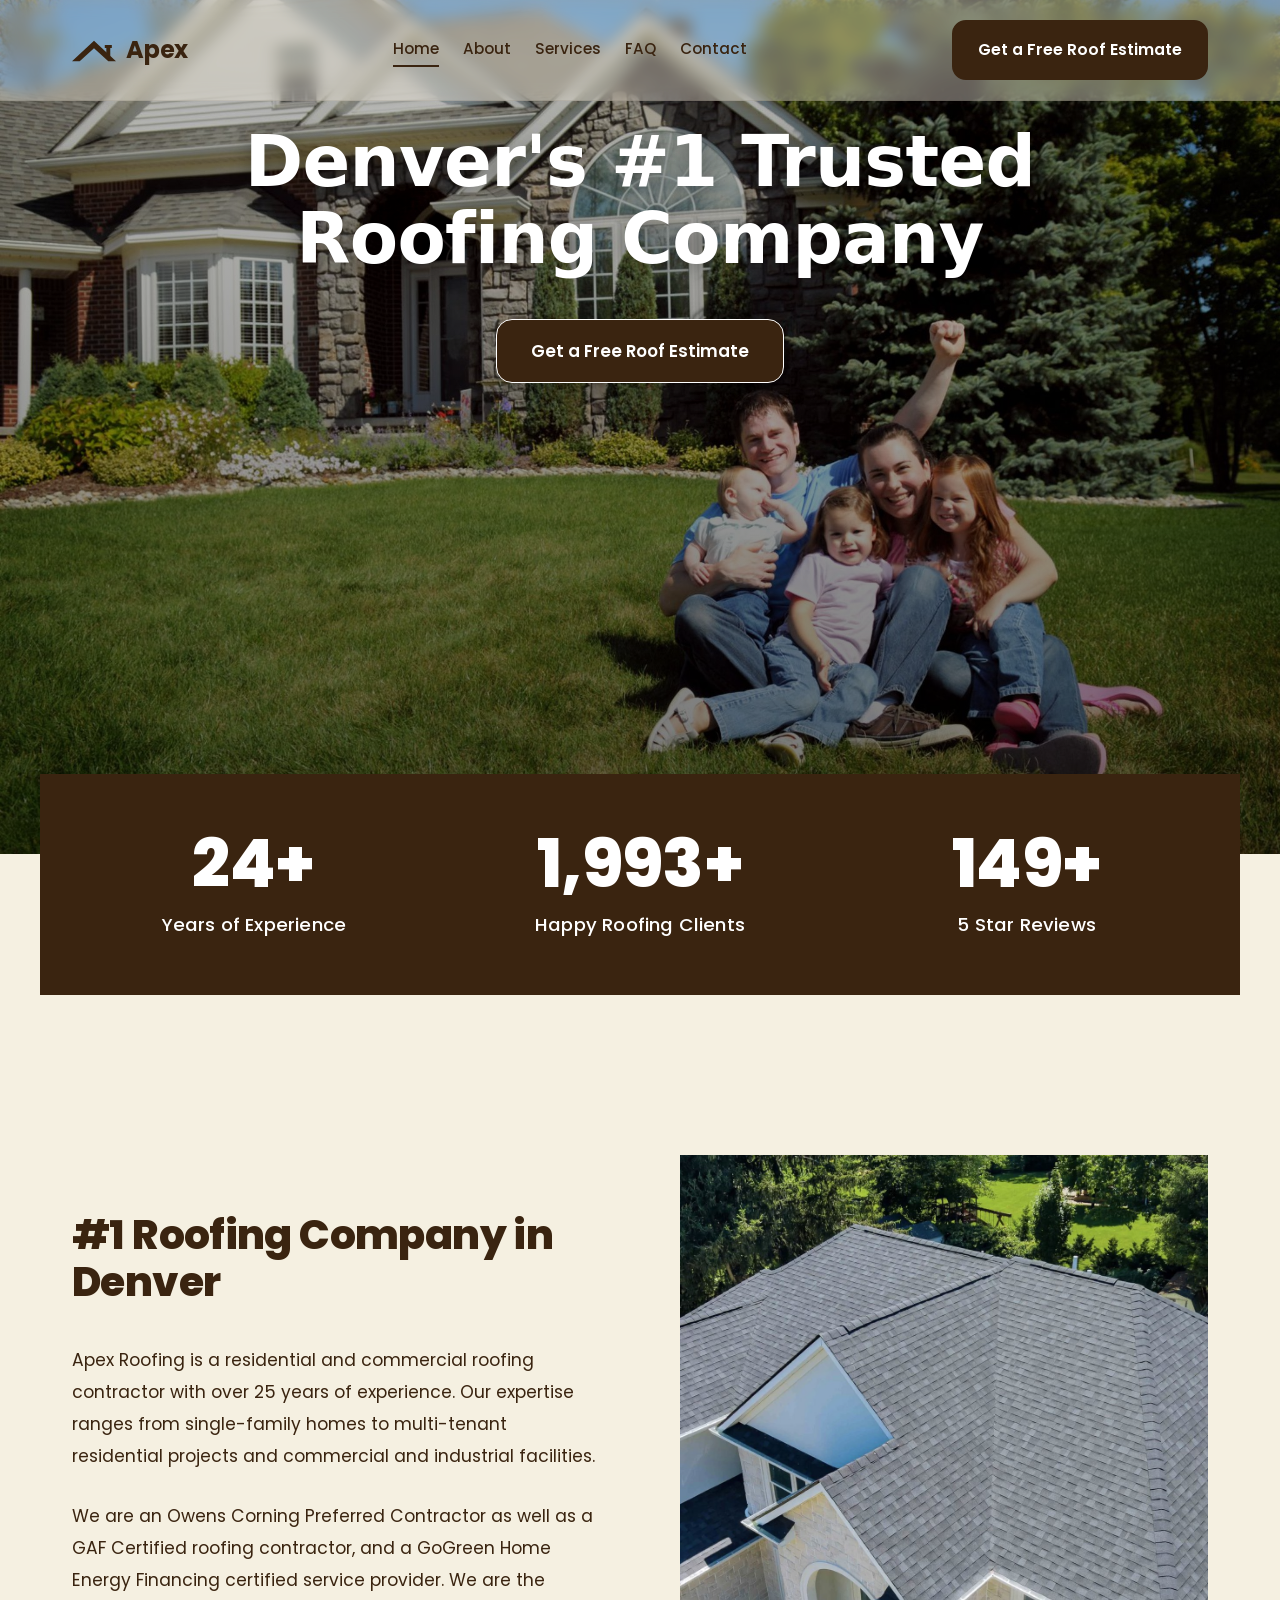
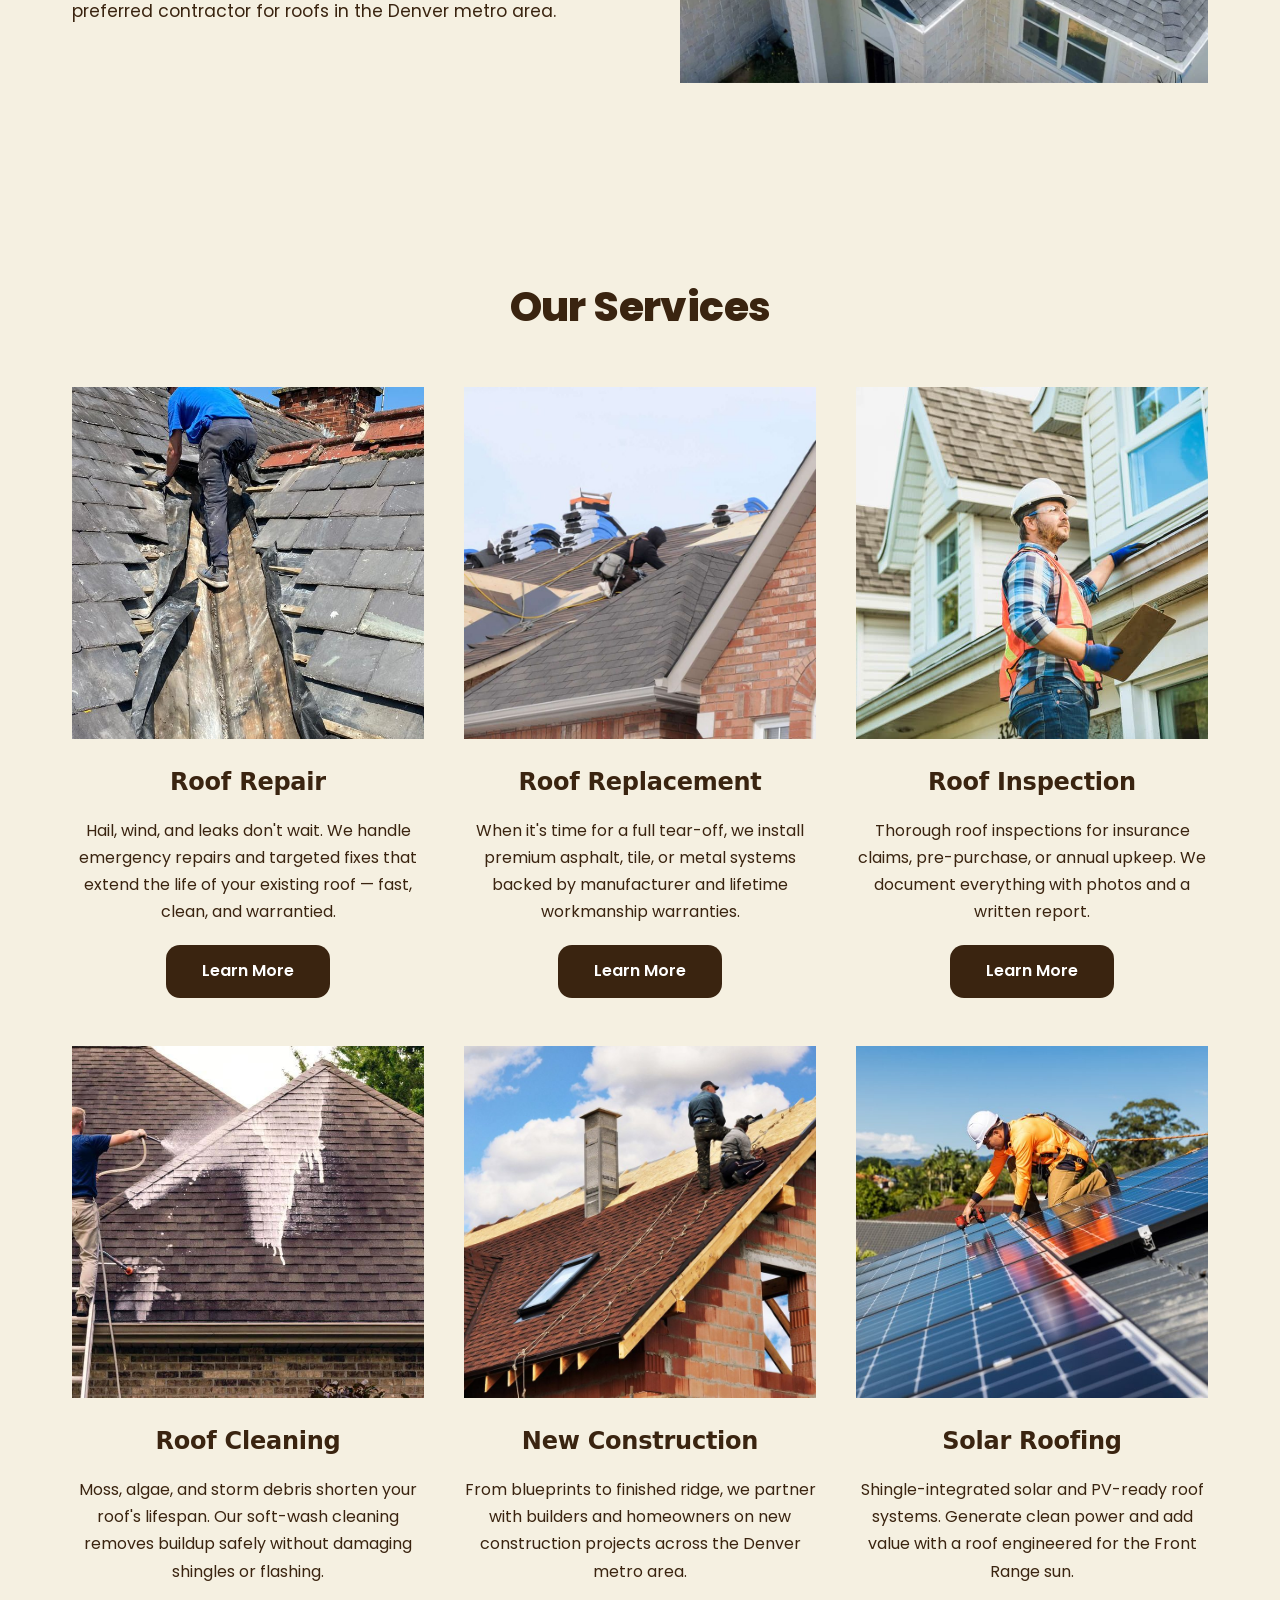
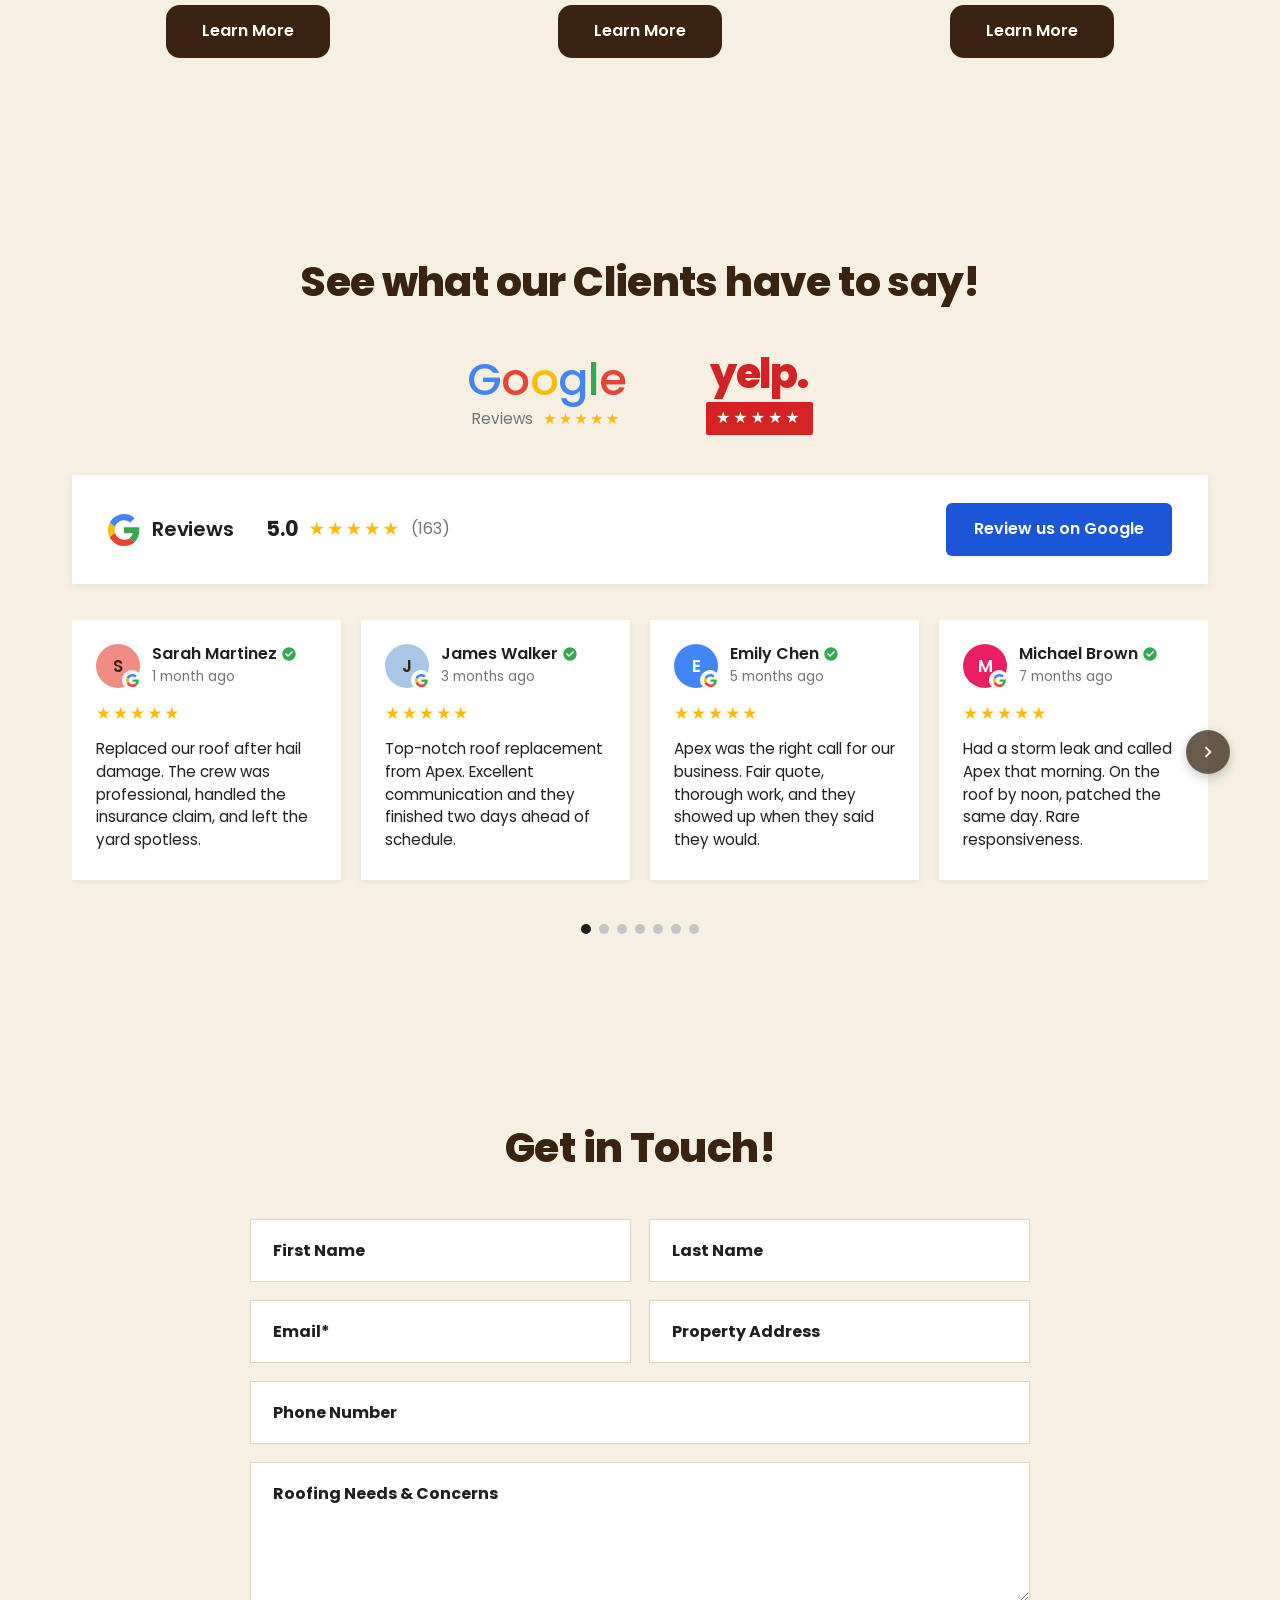
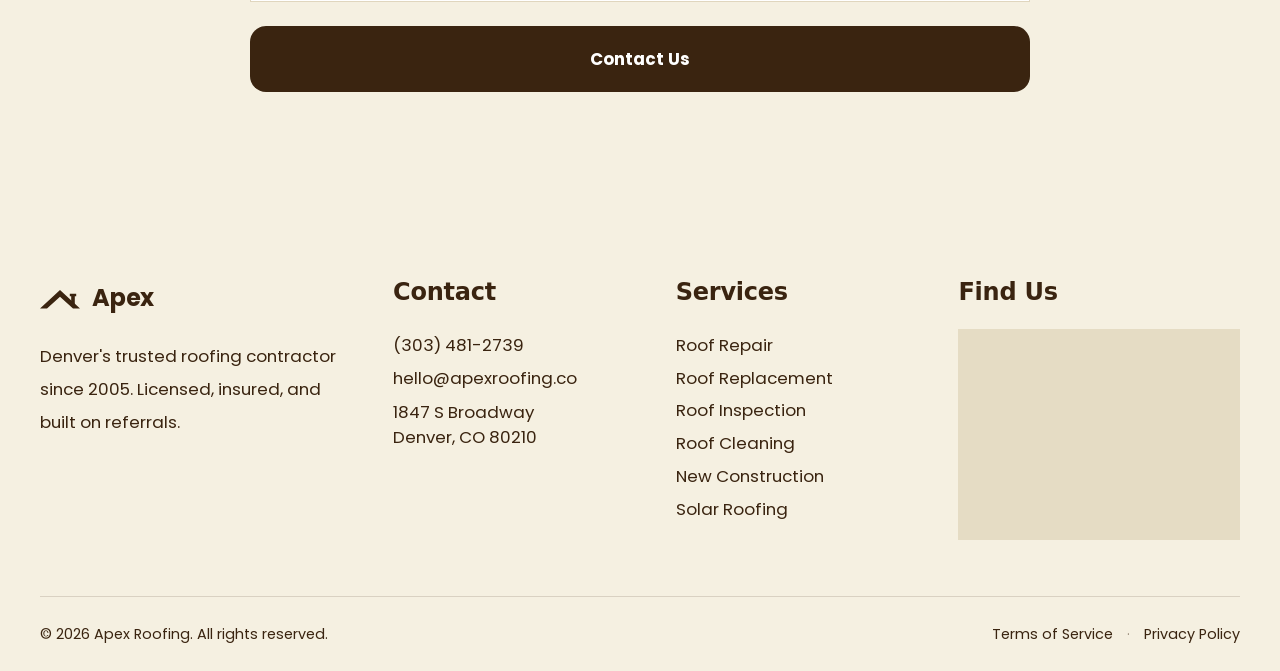
<file: index.html>
<!doctype html>
<html lang="en">
<head>
<meta charset="utf-8">
<style>html,body{background:#F5F0E1;margin:0}.rm-hero{background:#676b49 url("[data-uri]") center/cover no-repeat;aspect-ratio:2048/1366}</style>
<meta name="viewport" content="width=device-width,initial-scale=1">
<title>Apex Roofing — Denver's Trusted Roofing Company | (303) 481-2739</title>
<meta name="description" content="Denver's trusted roofing company. Free, no-pressure estimates. Licensed &amp; insured. 20+ years on the Front Range. Call (303) 481-2739.">
<meta name="theme-color" content="#F5F0E1">
<link rel="icon" href="data:image/svg+xml;utf8,<svg xmlns='http://www.w3.org/2000/svg' viewBox='0 0 200 125'><path fill='%233A2410' d='M149 41L181 41L181 54L174 54L174 93L156 93L156 54L149 54Z'/><path fill='%233A2410' d='M0 115L100 22L200 115L165 115L100 56L35 115Z'/></svg>">
<link rel="preconnect" href="https://fonts.googleapis.com">
<link rel="preconnect" href="https://fonts.gstatic.com" crossorigin>
<link rel="preload" as="image" href="hero-family.jpg?v=1" fetchpriority="high">
<link href="https://fonts.googleapis.com/css2?family=Poppins:wght@400;500;600;700;800&display=swap" rel="stylesheet">
<link rel="stylesheet" href="styles.css?v=152">
</head>
<body class="rm">

<header class="rm-header">
  <div class="rm-wrap rm-header-in">
    <a class="rm-brand" href="/">
      <span class="rm-brand-ico" aria-hidden="true">
        <svg viewBox="0 0 200 125" xmlns="http://www.w3.org/2000/svg" fill="#3A2410"><path d="M 149 41 L 181 41 L 181 54 L 174 54 L 174 93 L 156 93 L 156 54 L 149 54 Z"/><path d="M 0 115 L 100 22 L 200 115 L 165 115 L 100 56 L 35 115 Z"/></svg>
      </span>
      <span class="rm-brand-name">Apex</span>
    </a>
    <nav class="rm-nav" aria-label="Primary">
      <a href="index.html" class="rm-nav-active">Home</a>
      <a href="about.html">About</a>
      <a href="services.html">Services</a>
      <a href="faq.html">FAQ</a>
      <a href="contact.html">Contact</a>
    </nav>
    <a class="rm-btn rm-btn-primary rm-header-cta" href="#quote">Get a Free Roof Estimate</a>
    <button class="rm-burger" aria-label="Open menu" aria-expanded="false" aria-controls="rm-mobile-menu" type="button">
      <span></span><span></span><span></span>
    </button>
  </div>
  <nav class="rm-mobile-menu" id="rm-mobile-menu" aria-label="Mobile">
    <a href="index.html">Home</a>
    <a href="about.html">About</a>
    <a href="services.html">Services</a>
    <a href="faq.html">FAQ</a>
    <a href="contact.html">Contact</a>
    <a class="rm-mobile-menu-cta" href="#quote">Get a Free Roof Estimate</a>
  </nav>
</header>

<section class="rm-hero">
  <img class="rm-hero-img" src="hero-family.jpg?v=1" alt="Happy family in front of their home" loading="eager" fetchpriority="high" onerror="this.style.display='none'">
  <div class="rm-hero-overlay" aria-hidden="true"></div>
  <div class="rm-wrap rm-hero-in">
    <h1>Denver's #1 Trusted<br>Roofing Company</h1>
    <a class="rm-btn rm-btn-primary rm-btn-lg" href="#quote">Get a Free Roof Estimate</a>
  </div>
</section>

<section class="rm-stats">
  <div class="rm-wrap rm-stats-in">
    <div class="rm-stat">
      <div class="rm-stat-num"><span class="rm-stat-count" data-count="25">0</span>+</div>
      <div class="rm-stat-label">Years of Experience</div>
    </div>
    <div class="rm-stat">
      <div class="rm-stat-num"><span class="rm-stat-count" data-count="2000">0</span>+</div>
      <div class="rm-stat-label">Happy Roofing Clients</div>
    </div>
    <div class="rm-stat">
      <div class="rm-stat-num"><span class="rm-stat-count" data-count="150">0</span>+</div>
      <div class="rm-stat-label">5 Star Reviews</div>
    </div>
  </div>
</section>

<section class="rm-story" id="about">
  <div class="rm-wrap rm-story-in">
    <div class="rm-story-copy reveal">
      <h2>#1 Roofing Company in Denver</h2>
      <p>Apex Roofing is a residential and commercial roofing contractor with over 25 years of experience. Our expertise ranges from single-family homes to multi-tenant residential projects and commercial and industrial facilities.</p>
      <p>We are an Owens Corning Preferred Contractor as well as a GAF Certified roofing contractor, and a GoGreen Home Energy Financing certified service provider. We are the preferred contractor for roofs in the Denver metro area.</p>
    </div>
    <div class="rm-story-photo rm-photo-clip reveal">
      <div class="rm-photo-fill rm-photo-home1" aria-hidden="true"></div>
    </div>
  </div>
</section>

<section class="rm-services-grid-section">
  <div class="rm-wrap">
    <h2 class="rm-services-h reveal">Our Services</h2>
    <div class="rm-services-grid">
      <article class="rm-svc-card reveal">
        <div class="rm-svc-img"><img src="pcard-1.jpg" alt="Roof repair" loading="lazy"></div>
        <h3>Roof Repair</h3>
        <p>Hail, wind, and leaks don't wait. We handle emergency repairs and targeted fixes that extend the life of your existing roof &mdash; fast, clean, and warrantied.</p>
        <a class="rm-svc-btn" href="services.html#repair">Learn More</a>
      </article>
      <article class="rm-svc-card reveal">
        <div class="rm-svc-img"><img src="pcard-2.jpg" alt="Roof replacement" loading="lazy"></div>
        <h3>Roof Replacement</h3>
        <p>When it's time for a full tear-off, we install premium asphalt, tile, or metal systems backed by manufacturer and lifetime workmanship warranties.</p>
        <a class="rm-svc-btn" href="services.html#replacement">Learn More</a>
      </article>
      <article class="rm-svc-card reveal">
        <div class="rm-svc-img"><img src="pcard-3.jpg" alt="Roof inspection" loading="lazy"></div>
        <h3>Roof Inspection</h3>
        <p>Thorough roof inspections for insurance claims, pre-purchase, or annual upkeep. We document everything with photos and a written report.</p>
        <a class="rm-svc-btn" href="services.html#inspection">Learn More</a>
      </article>
      <article class="rm-svc-card reveal">
        <div class="rm-svc-img"><img src="pcard-4.jpg" alt="Roof cleaning" loading="lazy"></div>
        <h3>Roof Cleaning</h3>
        <p>Moss, algae, and storm debris shorten your roof's lifespan. Our soft-wash cleaning removes buildup safely without damaging shingles or flashing.</p>
        <a class="rm-svc-btn" href="services.html#cleaning">Learn More</a>
      </article>
      <article class="rm-svc-card reveal">
        <div class="rm-svc-img"><img src="pcard-5.jpg" alt="New construction" loading="lazy"></div>
        <h3>New Construction</h3>
        <p>From blueprints to finished ridge, we partner with builders and homeowners on new construction projects across the Denver metro area.</p>
        <a class="rm-svc-btn" href="services.html#new-construction">Learn More</a>
      </article>
      <article class="rm-svc-card reveal">
        <div class="rm-svc-img"><img src="pcard-6.jpg" alt="Solar roofing" loading="lazy"></div>
        <h3>Solar Roofing</h3>
        <p>Shingle-integrated solar and PV-ready roof systems. Generate clean power and add value with a roof engineered for the Front Range sun.</p>
        <a class="rm-svc-btn" href="services.html#solar">Learn More</a>
      </article>
    </div>
  </div>
</section>

<section class="rm-gr" id="reviews">
  <div class="rm-wrap">
    <h2 class="rm-gr-h reveal">See what our Clients have to say!</h2>
    <div class="rm-gr-badges reveal">
      <div class="rm-gr-badge rm-gr-badge-google">
        <span class="rm-gr-google-word"><span style="color:#4285F4">G</span><span style="color:#EA4335">o</span><span style="color:#FBBC05">o</span><span style="color:#4285F4">g</span><span style="color:#34A853">l</span><span style="color:#EA4335">e</span></span>
        <span class="rm-gr-badge-sub">Reviews <span class="rm-gr-badge-stars">&#9733;&#9733;&#9733;&#9733;&#9733;</span></span>
      </div>
      <div class="rm-gr-badge rm-gr-badge-yelp">
        <span class="rm-gr-yelp-word">yelp<span style="color:#d32323">.</span></span>
        <span class="rm-gr-yelp-stars">&#9733;&#9733;&#9733;&#9733;&#9733;</span>
      </div>
    </div>

    <div class="rm-gr-summary reveal">
      <div class="rm-gr-summary-left">
        <svg class="rm-gr-g-ico" viewBox="0 0 48 48" aria-hidden="true"><path fill="#4285F4" d="M24 9.5c3.54 0 6.71 1.22 9.21 3.6l6.85-6.85C35.9 2.38 30.47 0 24 0 14.62 0 6.51 5.38 2.56 13.22l7.98 6.19C12.43 13.72 17.74 9.5 24 9.5z"/><path fill="#34A853" d="M46.98 24.55c0-1.57-.15-3.09-.38-4.55H24v9.02h12.94c-.58 2.96-2.26 5.48-4.78 7.18l7.73 6c4.51-4.18 7.09-10.36 7.09-17.65z"/><path fill="#FBBC05" d="M10.53 28.59c-.48-1.45-.76-2.99-.76-4.59s.27-3.14.76-4.59l-7.98-6.19C.92 16.46 0 20.12 0 24c0 3.88.92 7.54 2.56 10.78l7.97-6.19z"/><path fill="#EA4335" d="M24 48c6.48 0 11.93-2.13 15.89-5.81l-7.73-6c-2.15 1.45-4.92 2.3-8.16 2.3-6.26 0-11.57-4.22-13.47-9.91l-7.98 6.19C6.51 42.62 14.62 48 24 48z"/></svg>
        <span class="rm-gr-summary-title">Reviews</span>
      </div>
      <div class="rm-gr-summary-rating">
        <strong>5.0</strong>
        <span class="rm-gr-summary-stars">&#9733;&#9733;&#9733;&#9733;&#9733;</span>
        <span class="rm-gr-summary-count">(163)</span>
      </div>
      <a class="rm-gr-review-btn" href="#" target="_blank" rel="noopener">Review us on Google</a>
    </div>

    <div class="rm-gr-carousel reveal">
      <div class="rm-gr-viewport">
        <div class="rm-gr-track">
          <article class="rm-gr-card">
            <div class="rm-gr-card-head">
              <div class="rm-gr-avatar" style="background:#f28b82">S</div>
              <div class="rm-gr-meta">
                <div class="rm-gr-name">Sarah Martinez <svg class="rm-gr-check" viewBox="0 0 24 24" aria-hidden="true"><path fill="#34A853" d="M12 2C6.48 2 2 6.48 2 12s4.48 10 10 10 10-4.48 10-10S17.52 2 12 2zm-1.5 14.5L6 12l1.41-1.41L10.5 13.67l6.09-6.09L18 9l-7.5 7.5z"/></svg></div>
                <div class="rm-gr-date">1 month ago</div>
              </div>
            </div>
            <div class="rm-gr-stars">&#9733;&#9733;&#9733;&#9733;&#9733;</div>
            <p class="rm-gr-text">Replaced our roof after hail damage. The crew was professional, handled the insurance claim, and left the yard spotless.</p>
          </article>

          <article class="rm-gr-card">
            <div class="rm-gr-card-head">
              <div class="rm-gr-avatar" style="background:#a7c7e7">J</div>
              <div class="rm-gr-meta">
                <div class="rm-gr-name">James Walker <svg class="rm-gr-check" viewBox="0 0 24 24" aria-hidden="true"><path fill="#34A853" d="M12 2C6.48 2 2 6.48 2 12s4.48 10 10 10 10-4.48 10-10S17.52 2 12 2zm-1.5 14.5L6 12l1.41-1.41L10.5 13.67l6.09-6.09L18 9l-7.5 7.5z"/></svg></div>
                <div class="rm-gr-date">3 months ago</div>
              </div>
            </div>
            <div class="rm-gr-stars">&#9733;&#9733;&#9733;&#9733;&#9733;</div>
            <p class="rm-gr-text">Top-notch roof replacement from Apex. Excellent communication and they finished two days ahead of schedule.</p>
          </article>

          <article class="rm-gr-card">
            <div class="rm-gr-card-head">
              <div class="rm-gr-avatar" style="background:#4285F4;color:#fff">E</div>
              <div class="rm-gr-meta">
                <div class="rm-gr-name">Emily Chen <svg class="rm-gr-check" viewBox="0 0 24 24" aria-hidden="true"><path fill="#34A853" d="M12 2C6.48 2 2 6.48 2 12s4.48 10 10 10 10-4.48 10-10S17.52 2 12 2zm-1.5 14.5L6 12l1.41-1.41L10.5 13.67l6.09-6.09L18 9l-7.5 7.5z"/></svg></div>
                <div class="rm-gr-date">5 months ago</div>
              </div>
            </div>
            <div class="rm-gr-stars">&#9733;&#9733;&#9733;&#9733;&#9733;</div>
            <p class="rm-gr-text">Apex was the right call for our business. Fair quote, thorough work, and they showed up when they said they would.</p>
          </article>

          <article class="rm-gr-card">
            <div class="rm-gr-card-head">
              <div class="rm-gr-avatar" style="background:#e91e63;color:#fff">M</div>
              <div class="rm-gr-meta">
                <div class="rm-gr-name">Michael Brown <svg class="rm-gr-check" viewBox="0 0 24 24" aria-hidden="true"><path fill="#34A853" d="M12 2C6.48 2 2 6.48 2 12s4.48 10 10 10 10-4.48 10-10S17.52 2 12 2zm-1.5 14.5L6 12l1.41-1.41L10.5 13.67l6.09-6.09L18 9l-7.5 7.5z"/></svg></div>
                <div class="rm-gr-date">7 months ago</div>
              </div>
            </div>
            <div class="rm-gr-stars">&#9733;&#9733;&#9733;&#9733;&#9733;</div>
            <p class="rm-gr-text">Had a storm leak and called Apex that morning. On the roof by noon, patched the same day. Rare responsiveness.</p>
          </article>

          <article class="rm-gr-card">
            <div class="rm-gr-card-head">
              <div class="rm-gr-avatar" style="background:#fbbc05;color:#3a2410">R</div>
              <div class="rm-gr-meta">
                <div class="rm-gr-name">Rachel Nguyen <svg class="rm-gr-check" viewBox="0 0 24 24" aria-hidden="true"><path fill="#34A853" d="M12 2C6.48 2 2 6.48 2 12s4.48 10 10 10 10-4.48 10-10S17.52 2 12 2zm-1.5 14.5L6 12l1.41-1.41L10.5 13.67l6.09-6.09L18 9l-7.5 7.5z"/></svg></div>
                <div class="rm-gr-date">8 months ago</div>
              </div>
            </div>
            <div class="rm-gr-stars">&#9733;&#9733;&#9733;&#9733;&#9733;</div>
            <p class="rm-gr-text">Apex replaced our shingles after a windstorm. Fair price, polite crew, and the finished roof looks better than the original.</p>
          </article>

          <article class="rm-gr-card">
            <div class="rm-gr-card-head">
              <div class="rm-gr-avatar" style="background:#34A853;color:#fff">D</div>
              <div class="rm-gr-meta">
                <div class="rm-gr-name">David Patel <svg class="rm-gr-check" viewBox="0 0 24 24" aria-hidden="true"><path fill="#34A853" d="M12 2C6.48 2 2 6.48 2 12s4.48 10 10 10 10-4.48 10-10S17.52 2 12 2zm-1.5 14.5L6 12l1.41-1.41L10.5 13.67l6.09-6.09L18 9l-7.5 7.5z"/></svg></div>
                <div class="rm-gr-date">9 months ago</div>
              </div>
            </div>
            <div class="rm-gr-stars">&#9733;&#9733;&#9733;&#9733;&#9733;</div>
            <p class="rm-gr-text">Apex reroofed our apartment building. Coordinated with every tenant, kept the site clean, finished on budget.</p>
          </article>

          <article class="rm-gr-card">
            <div class="rm-gr-card-head">
              <div class="rm-gr-avatar" style="background:#9c27b0;color:#fff">L</div>
              <div class="rm-gr-meta">
                <div class="rm-gr-name">Linda Garcia <svg class="rm-gr-check" viewBox="0 0 24 24" aria-hidden="true"><path fill="#34A853" d="M12 2C6.48 2 2 6.48 2 12s4.48 10 10 10 10-4.48 10-10S17.52 2 12 2zm-1.5 14.5L6 12l1.41-1.41L10.5 13.67l6.09-6.09L18 9l-7.5 7.5z"/></svg></div>
                <div class="rm-gr-date">10 months ago</div>
              </div>
            </div>
            <div class="rm-gr-stars">&#9733;&#9733;&#9733;&#9733;&#9733;</div>
            <p class="rm-gr-text">Respectful from the first call. The estimator explained options without pressure. Install crew was quiet and meticulous.</p>
          </article>

          <article class="rm-gr-card">
            <div class="rm-gr-card-head">
              <div class="rm-gr-avatar" style="background:#ff9800;color:#fff">T</div>
              <div class="rm-gr-meta">
                <div class="rm-gr-name">Tom Reilly <svg class="rm-gr-check" viewBox="0 0 24 24" aria-hidden="true"><path fill="#34A853" d="M12 2C6.48 2 2 6.48 2 12s4.48 10 10 10 10-4.48 10-10S17.52 2 12 2zm-1.5 14.5L6 12l1.41-1.41L10.5 13.67l6.09-6.09L18 9l-7.5 7.5z"/></svg></div>
                <div class="rm-gr-date">11 months ago</div>
              </div>
            </div>
            <div class="rm-gr-stars">&#9733;&#9733;&#9733;&#9733;&#9733;</div>
            <p class="rm-gr-text">Thorough pre-listing inspection and a detailed report our buyer's inspector agreed with. Made closing easy.</p>
          </article>

          <article class="rm-gr-card">
            <div class="rm-gr-card-head">
              <div class="rm-gr-avatar" style="background:#00acc1;color:#fff">K</div>
              <div class="rm-gr-meta">
                <div class="rm-gr-name">Karen Foster <svg class="rm-gr-check" viewBox="0 0 24 24" aria-hidden="true"><path fill="#34A853" d="M12 2C6.48 2 2 6.48 2 12s4.48 10 10 10 10-4.48 10-10S17.52 2 12 2zm-1.5 14.5L6 12l1.41-1.41L10.5 13.67l6.09-6.09L18 9l-7.5 7.5z"/></svg></div>
                <div class="rm-gr-date">1 year ago</div>
              </div>
            </div>
            <div class="rm-gr-stars">&#9733;&#9733;&#9733;&#9733;&#9733;</div>
            <p class="rm-gr-text">Apex's solar-ready roofing has already cut our power bill. They coordinated with the solar installer flawlessly.</p>
          </article>

          <article class="rm-gr-card">
            <div class="rm-gr-card-head">
              <div class="rm-gr-avatar" style="background:#795548;color:#fff">B</div>
              <div class="rm-gr-meta">
                <div class="rm-gr-name">Brian Hughes <svg class="rm-gr-check" viewBox="0 0 24 24" aria-hidden="true"><path fill="#34A853" d="M12 2C6.48 2 2 6.48 2 12s4.48 10 10 10 10-4.48 10-10S17.52 2 12 2zm-1.5 14.5L6 12l1.41-1.41L10.5 13.67l6.09-6.09L18 9l-7.5 7.5z"/></svg></div>
                <div class="rm-gr-date">1 year ago</div>
              </div>
            </div>
            <div class="rm-gr-stars">&#9733;&#9733;&#9733;&#9733;&#9733;</div>
            <p class="rm-gr-text">Honest, straightforward, and did exactly what they said they'd do. The new roof looks sharp and the cleanup was perfect.</p>
          </article>
        </div>
      </div>
      <button class="rm-gr-prev" type="button" aria-label="Previous reviews" hidden>
        <svg viewBox="0 0 24 24" aria-hidden="true"><path fill="currentColor" d="M15.41 7.41L14 6l-6 6 6 6 1.41-1.41L10.83 12z"/></svg>
      </button>
      <button class="rm-gr-next" type="button" aria-label="Next reviews">
        <svg viewBox="0 0 24 24" aria-hidden="true"><path fill="currentColor" d="M8.59 16.59L13.17 12 8.59 7.41 10 6l6 6-6 6z"/></svg>
      </button>
    </div>

    <div class="rm-gr-dots" aria-label="Review pagination"></div>
  </div>
</section>


<section class="rm-quote" id="quote">
  <div class="rm-wrap rm-quote-in">
    <h2 class="rm-gr-h reveal">Get in Touch!</h2>
    <div class="rm-qform-card reveal">
      <form class="rm-qform" onsubmit="event.preventDefault(); document.getElementById('rm-modal').setAttribute('open',''); this.reset();">
        <div class="rm-qform-fields">
          <div class="rm-qform-row">
            <input type="text" name="first" required placeholder="First Name" autocomplete="given-name">
            <input type="text" name="last" required placeholder="Last Name" autocomplete="family-name">
          </div>
          <div class="rm-qform-row">
            <input type="email" name="email" required placeholder="Email*" autocomplete="email">
            <input type="text" name="address" placeholder="Property Address" autocomplete="street-address">
          </div>
          <input type="tel" name="phone" required placeholder="Phone Number" autocomplete="tel">
          <textarea name="msg" placeholder="Roofing Needs &amp; Concerns" rows="4"></textarea>
          <button type="submit" class="rm-qform-btn">Contact Us</button>
        </div>
      </form>
    </div>
  </div>
</section>

<div class="rm-modal" id="rm-modal" role="dialog" aria-modal="true" aria-labelledby="rm-modal-title" onclick="if(event.target===this)this.removeAttribute('open')">
  <div class="rm-modal-card">
    <button type="button" class="rm-modal-close" aria-label="Close" onclick="document.getElementById('rm-modal').removeAttribute('open')">&times;</button>
    <div class="rm-modal-ico" aria-hidden="true">
      <svg viewBox="0 0 24 24"><polyline points="5 12 10 17 19 7"/></svg>
    </div>
    <h3 id="rm-modal-title">Thanks &mdash; we've got it!</h3>
    <p>An Apex specialist will reach out within <strong>1 business hour</strong> to schedule your free inspection.</p>
    <p class="rm-modal-sub">Need help sooner?</p>
    <a class="rm-modal-call" href="tel:+13034812739">Call (303) 481-2739</a>
  </div>
</div>

<footer class="rm-footer" id="contact">
  <div class="rm-wrap rm-footer-in">
    <div class="rm-footer-col rm-footer-brand reveal">
      <div class="rm-footer-logo">
        <span class="rm-footer-logo-ico" aria-hidden="true">
          <svg viewBox="0 0 200 125" xmlns="http://www.w3.org/2000/svg" fill="#797d81"><path d="M 149 41 L 181 41 L 181 54 L 174 54 L 174 93 L 156 93 L 156 54 L 149 54 Z"/><path d="M 0 115 L 100 22 L 200 115 L 165 115 L 100 56 L 35 115 Z"/></svg>
        </span>
        <span class="rm-footer-logo-name">Apex</span>
      </div>
      <p class="rm-footer-tag">Denver's trusted roofing contractor since 2005. Licensed, insured, and built on referrals.</p>
    </div>
    <div class="rm-footer-col reveal">
      <h4>Contact</h4>
      <p><a href="tel:+13034812739">(303) 481-2739</a></p>
      <p><a href="mailto:hello@apexroofing.co">hello@apexroofing.co</a></p>
      <p class="rm-footer-addr">1847 S Broadway<br>Denver, CO 80210</p>
    </div>
    <div class="rm-footer-col reveal">
      <h4>Services</h4>
      <p><a href="services.html#repair">Roof Repair</a></p>
      <p><a href="services.html#replacement">Roof Replacement</a></p>
      <p><a href="services.html#inspection">Roof Inspection</a></p>
      <p><a href="services.html#cleaning">Roof Cleaning</a></p>
      <p><a href="services.html#new-construction">New Construction</a></p>
      <p><a href="services.html#solar">Solar Roofing</a></p>
    </div>
    <div class="rm-footer-col rm-footer-map-col reveal">
      <h4>Find Us</h4>
      <div class="rm-footer-map-wrap">
        <iframe class="rm-footer-map-frame" src="https://www.google.com/maps/embed?pb=!1m18!1m12!1m3!1d307.273601118053!2d-104.98801558275254!3d39.68311788252037!2m3!1f0!2f0!3f0!3m2!1i1024!2i768!4f13.1!3m3!1m2!1s0x876c7fb365747b71%3A0x1ec544ca3e8c1ab4!2s1847%20S%20Broadway%2C%20Denver%2C%20CO%2080210!5e0!3m2!1sen!2sus!4v1777005839709!5m2!1sen!2sus" allowfullscreen loading="lazy" referrerpolicy="no-referrer-when-downgrade" title="Apex Roofing location"></iframe>
      </div>
    </div>
  </div>
  <div class="rm-footer-bar">
    <span>&copy; 2026 Apex Roofing. All rights reserved.</span>
    <div class="rm-footer-bar-links">
      <a href="terms.html?v=2">Terms of Service</a>
      <span class="rm-footer-bar-dot" aria-hidden="true">&middot;</span>
      <a href="privacy.html?v=2">Privacy Policy</a>
    </div>
  </div>
</footer>

<a class="rm-mobile-call" href="tel:+13034812739">Call (303) 481-2739</a>

<script src="script.js?v=9"></script>
</body>
</html>
</file>
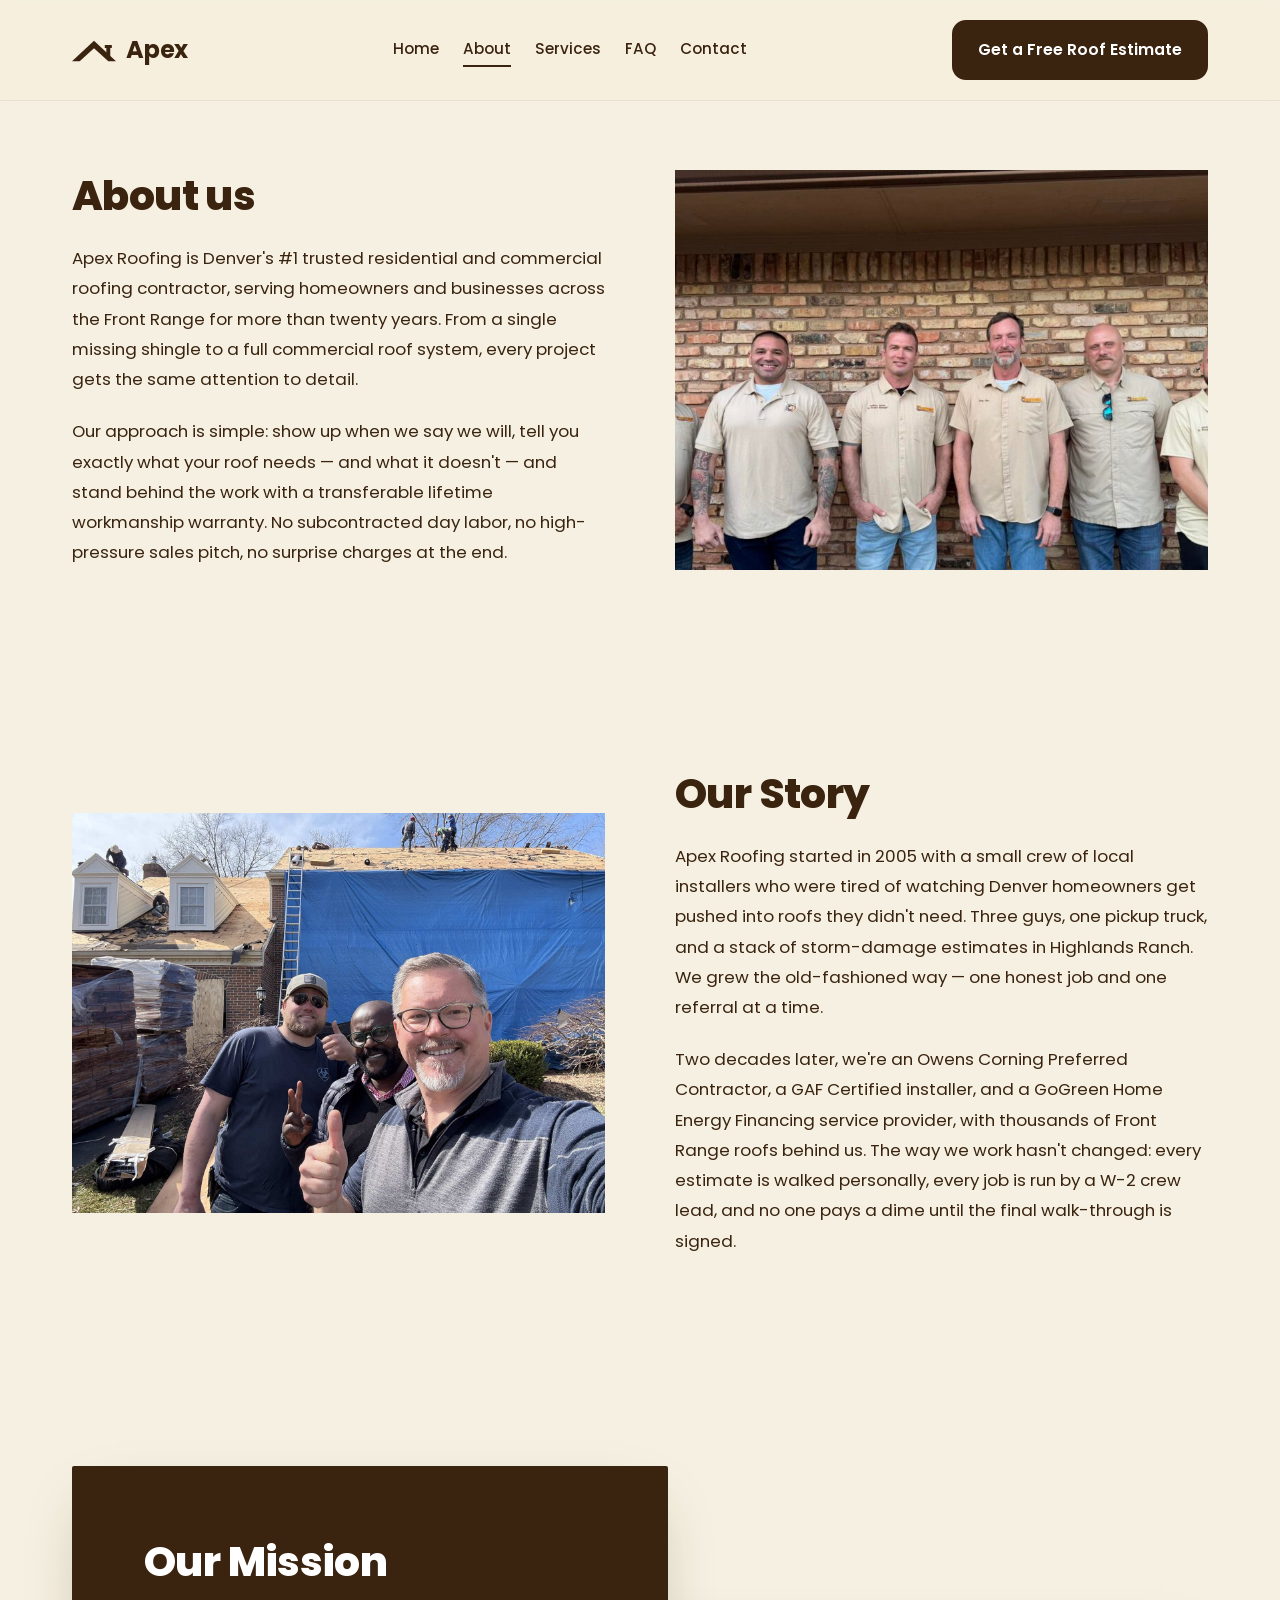
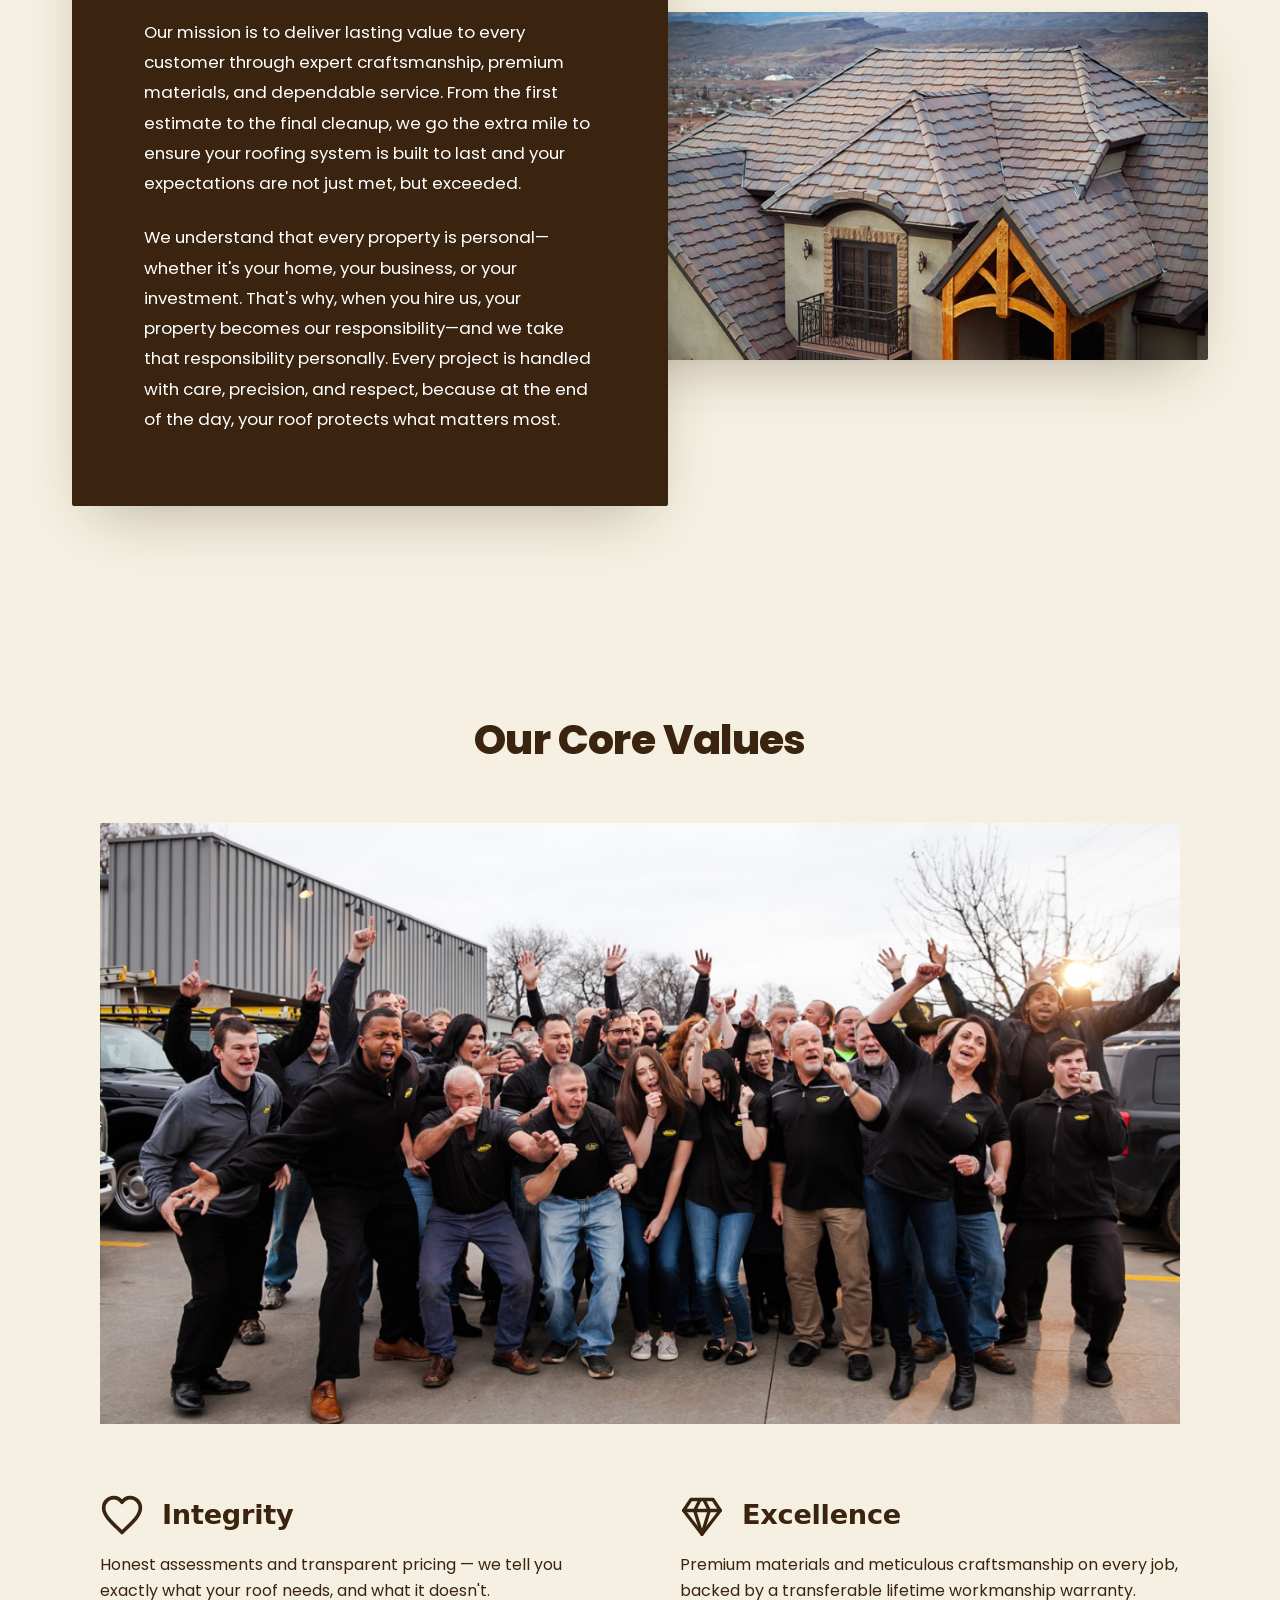
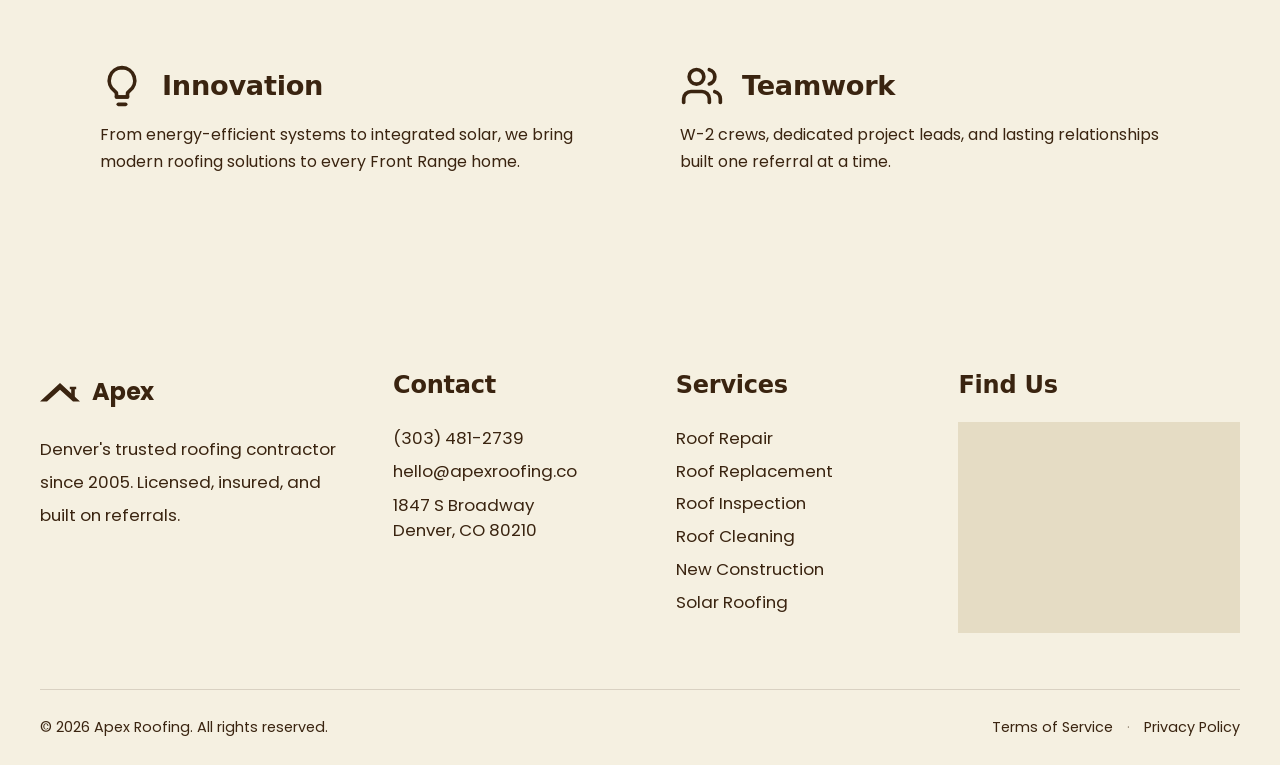
<file: about.html>
<!doctype html>
<html lang="en">
<head>
<meta charset="utf-8">
<style>html,body{background:#F5F0E1;margin:0}</style>
<meta name="viewport" content="width=device-width,initial-scale=1">
<title>About Apex Roofing — Denver's Trusted Roofing Company</title>
<meta name="description" content="Apex Roofing has protected Denver homes and businesses since 2005. Licensed, insured, and built on referrals.">
<meta name="theme-color" content="#F5F0E1">
<link rel="icon" href="data:image/svg+xml;utf8,<svg xmlns='http://www.w3.org/2000/svg' viewBox='0 0 200 125'><path fill='%233A2410' d='M149 41L181 41L181 54L174 54L174 93L156 93L156 54L149 54Z'/><path fill='%233A2410' d='M0 115L100 22L200 115L165 115L100 56L35 115Z'/></svg>">
<link rel="preconnect" href="https://fonts.googleapis.com">
<link rel="preconnect" href="https://fonts.gstatic.com" crossorigin>
<link href="https://fonts.googleapis.com/css2?family=Poppins:wght@400;500;600;700;800&display=swap" rel="stylesheet">
<link rel="stylesheet" href="styles.css?v=152">
</head>
<body class="rm">

<header class="rm-header">
  <div class="rm-wrap rm-header-in">
    <a class="rm-brand" href="index.html">
      <span class="rm-brand-ico" aria-hidden="true">
        <svg viewBox="0 0 200 125" xmlns="http://www.w3.org/2000/svg" fill="#3A2410"><path d="M 149 41 L 181 41 L 181 54 L 174 54 L 174 93 L 156 93 L 156 54 L 149 54 Z"/><path d="M 0 115 L 100 22 L 200 115 L 165 115 L 100 56 L 35 115 Z"/></svg>
      </span>
      <span class="rm-brand-name">Apex</span>
    </a>
    <nav class="rm-nav" aria-label="Primary">
      <a href="index.html">Home</a>
      <a href="about.html" class="rm-nav-active">About</a>
      <a href="services.html">Services</a>
      <a href="faq.html">FAQ</a>
      <a href="contact.html">Contact</a>
    </nav>
    <a class="rm-btn rm-btn-primary rm-header-cta" href="contact.html#quote">Get a Free Roof Estimate</a>
    <button class="rm-burger" aria-label="Open menu" aria-expanded="false" aria-controls="rm-mobile-menu" type="button">
      <span></span><span></span><span></span>
    </button>
  </div>
  <nav class="rm-mobile-menu" id="rm-mobile-menu" aria-label="Mobile">
    <a href="index.html">Home</a>
    <a href="about.html">About</a>
    <a href="services.html">Services</a>
    <a href="faq.html">FAQ</a>
    <a href="contact.html">Contact</a>
    <a class="rm-mobile-menu-cta" href="contact.html#quote">Get a Free Roof Estimate</a>
  </nav>
</header>

<section class="rm-section rm-section-cream" style="padding-top:170px">
  <div class="rm-wrap">
    <div class="rm-two-col">
      <div class="rm-two-col-copy reveal">
        <h2>About us</h2>
        <p>Apex Roofing is Denver's #1 trusted residential and commercial roofing contractor, serving homeowners and businesses across the Front Range for more than twenty years. From a single missing shingle to a full commercial roof system, every project gets the same attention to detail.</p>
        <p>Our approach is simple: show up when we say we will, tell you exactly what your roof needs &mdash; and what it doesn't &mdash; and stand behind the work with a transferable lifetime workmanship warranty. No subcontracted day labor, no high-pressure sales pitch, no surprise charges at the end.</p>
      </div>
      <div class="rm-two-col-img reveal" style="background-image:url('happy-roof-fam.jpg')"></div>
    </div>
  </div>
</section>

<section class="rm-section rm-section-cream">
  <div class="rm-wrap">
    <div class="rm-two-col rm-reverse">
      <div class="rm-two-col-copy reveal">
        <h2>Our Story</h2>
        <p>Apex Roofing started in 2005 with a small crew of local installers who were tired of watching Denver homeowners get pushed into roofs they didn't need. Three guys, one pickup truck, and a stack of storm-damage estimates in Highlands Ranch. We grew the old-fashioned way &mdash; one honest job and one referral at a time.</p>
        <p>Two decades later, we're an Owens Corning Preferred Contractor, a GAF Certified installer, and a GoGreen Home Energy Financing service provider, with thousands of Front Range roofs behind us. The way we work hasn't changed: every estimate is walked personally, every job is run by a W-2 crew lead, and no one pays a dime until the final walk-through is signed.</p>
      </div>
      <div class="rm-two-col-img reveal" style="background-image:url('mission-roof.jpg')"></div>
    </div>
  </div>
</section>

<section class="rm-mission">
  <div class="rm-wrap rm-mission-in">
    <div class="rm-mission-box reveal">
      <h2>Our Mission</h2>
      <p>Our mission is to deliver lasting value to every customer through expert craftsmanship, premium materials, and dependable service. From the first estimate to the final cleanup, we go the extra mile to ensure your roofing system is built to last and your expectations are not just met, but exceeded.</p>
      <p>We understand that every property is personal&mdash;whether it's your home, your business, or your investment. That's why, when you hire us, your property becomes our responsibility&mdash;and we take that responsibility personally. Every project is handled with care, precision, and respect, because at the end of the day, your roof protects what matters most.</p>
    </div>
    <div class="rm-mission-photo reveal"><img src="mission-aerial.jpg" alt="Aerial view of a finished roof" loading="lazy"></div>
  </div>
</section>

<section class="rm-section rm-section-cream rm-values-section">
  <div class="rm-wrap">
    <div class="rm-section-head reveal">
      <h2>Our Core Values</h2>
    </div>
    <div class="rm-team-photo reveal">
      <img src="apex-roof-team.jpg" alt="The Apex Roofing team" loading="lazy">
    </div>
    <div class="rm-values">
      <div class="rm-value reveal">
        <div class="rm-value-head">
          <span class="rm-value-ico" aria-hidden="true">
            <svg viewBox="0 0 24 24" style="stroke-width:2.0" xmlns="http://www.w3.org/2000/svg"><path d="M12 21l-1.5-1.5C5.4 14.7 2 11.4 2 7.5 2 4.5 4.5 2 7.5 2c2 0 3.5 1.1 4.5 2.5C13 3.1 14.5 2 16.5 2 19.5 2 22 4.5 22 7.5c0 3.9-3.4 7.2-8.5 12L12 21z"/></svg>
          </span>
          <h3>Integrity</h3>
        </div>
        <p>Honest assessments and transparent pricing &mdash; we tell you exactly what your roof needs, and what it doesn't.</p>
      </div>
      <div class="rm-value reveal">
        <div class="rm-value-head">
          <span class="rm-value-ico" aria-hidden="true">
            <svg viewBox="0 0 24 24" xmlns="http://www.w3.org/2000/svg"><path d="M6 3h12l4 6-10 13L2 9l4-6z"/><path d="M11 3L8 9l4 13 4-13-3-6"/><path d="M2 9h20"/></svg>
          </span>
          <h3>Excellence</h3>
        </div>
        <p>Premium materials and meticulous craftsmanship on every job, backed by a transferable lifetime workmanship warranty.</p>
      </div>
      <div class="rm-value reveal">
        <div class="rm-value-head">
          <span class="rm-value-ico" aria-hidden="true">
            <svg viewBox="0 0 24 24" style="stroke-width:2.0" xmlns="http://www.w3.org/2000/svg"><path d="M9 18h6"/><path d="M10 22h4"/><path d="M12 2a7 7 0 0 0-4 12.7c.6.4 1 1.1 1 1.8V18h6v-1.5c0-.7.4-1.4 1-1.8A7 7 0 0 0 12 2z"/></svg>
          </span>
          <h3>Innovation</h3>
        </div>
        <p>From energy-efficient systems to integrated solar, we bring modern roofing solutions to every Front Range home.</p>
      </div>
      <div class="rm-value reveal">
        <div class="rm-value-head">
          <span class="rm-value-ico" aria-hidden="true">
            <svg viewBox="0 0 24 24" style="stroke-width:2.0" xmlns="http://www.w3.org/2000/svg"><path d="M16 21v-2a4 4 0 0 0-4-4H6a4 4 0 0 0-4 4v2"/><circle cx="9" cy="7" r="4"/><path d="M22 21v-2a4 4 0 0 0-3-3.87"/><path d="M16 3.13a4 4 0 0 1 0 7.75"/></svg>
          </span>
          <h3>Teamwork</h3>
        </div>
        <p>W-2 crews, dedicated project leads, and lasting relationships built one referral at a time.</p>
      </div>
    </div>
  </div>
</section>

<footer class="rm-footer">
  <div class="rm-wrap rm-footer-in">
    <div class="rm-footer-col rm-footer-brand reveal">
      <div class="rm-footer-logo">
        <span class="rm-footer-logo-ico" aria-hidden="true">
          <svg viewBox="0 0 200 125" xmlns="http://www.w3.org/2000/svg" fill="#797d81"><path d="M 149 41 L 181 41 L 181 54 L 174 54 L 174 93 L 156 93 L 156 54 L 149 54 Z"/><path d="M 0 115 L 100 22 L 200 115 L 165 115 L 100 56 L 35 115 Z"/></svg>
        </span>
        <span class="rm-footer-logo-name">Apex</span>
      </div>
      <p class="rm-footer-tag">Denver's trusted roofing contractor since 2005. Licensed, insured, and built on referrals.</p>
    </div>
    <div class="rm-footer-col reveal">
      <h4>Contact</h4>
      <p><a href="tel:+13034812739">(303) 481-2739</a></p>
      <p><a href="mailto:hello@apexroofing.co">hello@apexroofing.co</a></p>
      <p class="rm-footer-addr">1847 S Broadway<br>Denver, CO 80210</p>
    </div>
    <div class="rm-footer-col reveal">
      <h4>Services</h4>
      <p><a href="services.html#repair">Roof Repair</a></p>
      <p><a href="services.html#replacement">Roof Replacement</a></p>
      <p><a href="services.html#inspection">Roof Inspection</a></p>
      <p><a href="services.html#cleaning">Roof Cleaning</a></p>
      <p><a href="services.html#new-construction">New Construction</a></p>
      <p><a href="services.html#solar">Solar Roofing</a></p>
    </div>
    <div class="rm-footer-col rm-footer-map-col reveal">
      <h4>Find Us</h4>
      <div class="rm-footer-map-wrap">
        <iframe class="rm-footer-map-frame" src="https://www.google.com/maps/embed?pb=!1m18!1m12!1m3!1d307.273601118053!2d-104.98801558275254!3d39.68311788252037!2m3!1f0!2f0!3f0!3m2!1i1024!2i768!4f13.1!3m3!1m2!1s0x876c7fb365747b71%3A0x1ec544ca3e8c1ab4!2s1847%20S%20Broadway%2C%20Denver%2C%20CO%2080210!5e0!3m2!1sen!2sus!4v1777005839709!5m2!1sen!2sus" allowfullscreen loading="lazy" referrerpolicy="no-referrer-when-downgrade" title="Apex Roofing location"></iframe>
      </div>
    </div>
  </div>
  <div class="rm-footer-bar">
    <span>&copy; 2026 Apex Roofing. All rights reserved.</span>
    <div class="rm-footer-bar-links">
      <a href="terms.html?v=2">Terms of Service</a>
      <span class="rm-footer-bar-dot" aria-hidden="true">&middot;</span>
      <a href="privacy.html?v=2">Privacy Policy</a>
    </div>
  </div>
</footer>

<a class="rm-mobile-call" href="tel:+13034812739">Call (303) 481-2739</a>

<script src="script.js?v=9"></script>
</body>
</html>
</file>
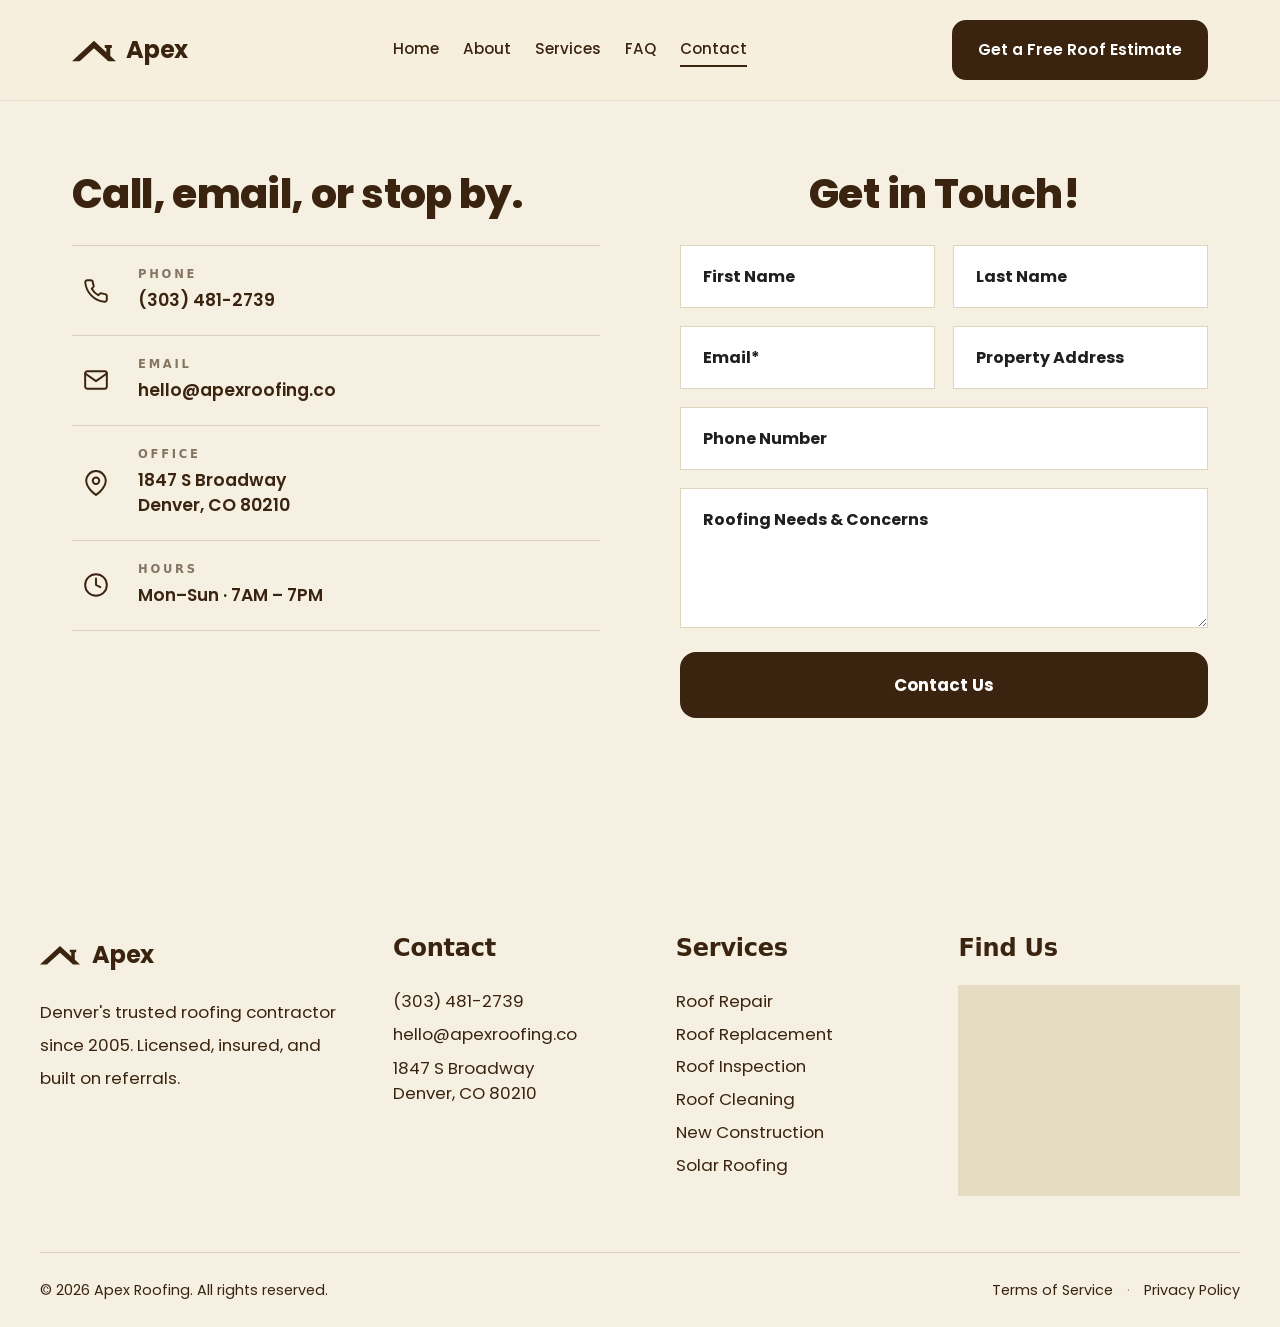
<file: contact.html>
<!doctype html>
<html lang="en">
<head>
<meta charset="utf-8">
<style>html,body{background:#F5F0E1;margin:0}</style>
<meta name="viewport" content="width=device-width,initial-scale=1">
<title>Contact Apex Roofing — Denver Roofing Company</title>
<meta name="description" content="Contact Apex Roofing in Denver. Free estimates, 24-hour storm response, and honest answers. Call (303) 481-2739.">
<meta name="theme-color" content="#F5F0E1">
<link rel="icon" href="data:image/svg+xml;utf8,<svg xmlns='http://www.w3.org/2000/svg' viewBox='0 0 200 125'><path fill='%233A2410' d='M149 41L181 41L181 54L174 54L174 93L156 93L156 54L149 54Z'/><path fill='%233A2410' d='M0 115L100 22L200 115L165 115L100 56L35 115Z'/></svg>">
<link rel="preconnect" href="https://fonts.googleapis.com">
<link rel="preconnect" href="https://fonts.gstatic.com" crossorigin>
<link href="https://fonts.googleapis.com/css2?family=Poppins:wght@400;500;600;700;800&display=swap" rel="stylesheet">
<link rel="stylesheet" href="styles.css?v=152">
</head>
<body class="rm">

<header class="rm-header">
  <div class="rm-wrap rm-header-in">
    <a class="rm-brand" href="index.html">
      <span class="rm-brand-ico" aria-hidden="true">
        <svg viewBox="0 0 200 125" xmlns="http://www.w3.org/2000/svg" fill="#3A2410"><path d="M 149 41 L 181 41 L 181 54 L 174 54 L 174 93 L 156 93 L 156 54 L 149 54 Z"/><path d="M 0 115 L 100 22 L 200 115 L 165 115 L 100 56 L 35 115 Z"/></svg>
      </span>
      <span class="rm-brand-name">Apex</span>
    </a>
    <nav class="rm-nav" aria-label="Primary">
      <a href="index.html">Home</a>
      <a href="about.html">About</a>
      <a href="services.html">Services</a>
      <a href="faq.html">FAQ</a>
      <a href="contact.html" class="rm-nav-active">Contact</a>
    </nav>
    <a class="rm-btn rm-btn-primary rm-header-cta" href="#quote">Get a Free Roof Estimate</a>
    <button class="rm-burger" aria-label="Open menu" aria-expanded="false" aria-controls="rm-mobile-menu" type="button">
      <span></span><span></span><span></span>
    </button>
  </div>
  <nav class="rm-mobile-menu" id="rm-mobile-menu" aria-label="Mobile">
    <a href="index.html">Home</a>
    <a href="about.html">About</a>
    <a href="services.html">Services</a>
    <a href="faq.html">FAQ</a>
    <a href="contact.html">Contact</a>
    <a class="rm-mobile-menu-cta" href="#quote">Get a Free Roof Estimate</a>
  </nav>
</header>

<section class="rm-section rm-section-cream rm-contact-section" id="quote">
  <div class="rm-wrap">
    <div class="rm-contact-grid">
      <div class="rm-contact-info">
        <div class="rm-contact-intro">
          <h2>Call, email, or stop by.</h2>
        </div>

        <ul class="rm-contact-list">
          <li class="rm-contact-item">
            <span class="rm-contact-item-ico" aria-hidden="true">
              <svg viewBox="0 0 24 24"><path d="M22 16.92v3a2 2 0 0 1-2.18 2A19.79 19.79 0 0 1 2.08 4.18 2 2 0 0 1 4.06 2h3a2 2 0 0 1 2 1.72c.13.96.36 1.9.7 2.81a2 2 0 0 1-.45 2.11L8.09 9.91a16 16 0 0 0 6 6l1.27-1.27a2 2 0 0 1 2.11-.45c.91.34 1.85.57 2.81.7A2 2 0 0 1 22 16.92z"/></svg>
            </span>
            <div class="rm-contact-item-body">
              <h4>Phone</h4>
              <a href="tel:+13034812739">(303) 481-2739</a>
            </div>
          </li>
          <li class="rm-contact-item">
            <span class="rm-contact-item-ico" aria-hidden="true">
              <svg viewBox="0 0 24 24"><path d="M4 4h16c1.1 0 2 .9 2 2v12c0 1.1-.9 2-2 2H4c-1.1 0-2-.9-2-2V6c0-1.1.9-2 2-2z"/><path d="m22 6-10 7L2 6"/></svg>
            </span>
            <div class="rm-contact-item-body">
              <h4>Email</h4>
              <a href="mailto:hello@apexroofing.co">hello@apexroofing.co</a>
            </div>
          </li>
          <li class="rm-contact-item">
            <span class="rm-contact-item-ico" aria-hidden="true">
              <svg viewBox="0 0 24 24"><path d="M21 10c0 7-9 13-9 13s-9-6-9-13a9 9 0 0 1 18 0z"/><circle cx="12" cy="10" r="3"/></svg>
            </span>
            <div class="rm-contact-item-body">
              <h4>Office</h4>
              <p>1847 S Broadway<br>Denver, CO 80210</p>
            </div>
          </li>
          <li class="rm-contact-item">
            <span class="rm-contact-item-ico" aria-hidden="true">
              <svg viewBox="0 0 24 24"><circle cx="12" cy="12" r="10"/><path d="M12 6v6l4 2"/></svg>
            </span>
            <div class="rm-contact-item-body">
              <h4>Hours</h4>
              <p>Mon&ndash;Sun &middot; 7AM &ndash; 7PM</p>
            </div>
          </li>
        </ul>

      </div>

      <div class="rm-qform-card rm-qform-card-flat">
        <h3 class="rm-qform-title">Get in Touch!</h3>
        <form class="rm-qform" onsubmit="event.preventDefault(); document.getElementById('rm-modal').setAttribute('open',''); this.reset();">
          <div class="rm-qform-fields">
            <div class="rm-qform-row">
              <input type="text" name="first" required placeholder="First Name" autocomplete="given-name">
              <input type="text" name="last" required placeholder="Last Name" autocomplete="family-name">
            </div>
            <div class="rm-qform-row">
              <input type="email" name="email" required placeholder="Email*" autocomplete="email">
              <input type="text" name="address" placeholder="Property Address" autocomplete="street-address">
            </div>
            <input type="tel" name="phone" required placeholder="Phone Number" autocomplete="tel">
            <textarea name="msg" placeholder="Roofing Needs &amp; Concerns" rows="4"></textarea>
            <button type="submit" class="rm-qform-btn">Contact Us</button>
          </div>
        </form>
      </div>
    </div>
  </div>
</section>

<div class="rm-modal" id="rm-modal" role="dialog" aria-modal="true" aria-labelledby="rm-modal-title" onclick="if(event.target===this)this.removeAttribute('open')">
  <div class="rm-modal-card">
    <button type="button" class="rm-modal-close" aria-label="Close" onclick="document.getElementById('rm-modal').removeAttribute('open')">&times;</button>
    <div class="rm-modal-ico" aria-hidden="true">
      <svg viewBox="0 0 24 24"><polyline points="5 12 10 17 19 7"/></svg>
    </div>
    <h3 id="rm-modal-title">Thanks &mdash; we've got it!</h3>
    <p>An Apex specialist will reach out within <strong>1 business hour</strong> to schedule your free inspection.</p>
    <p class="rm-modal-sub">Need help sooner?</p>
    <a class="rm-modal-call" href="tel:+13034812739">Call (303) 481-2739</a>
  </div>
</div>

<footer class="rm-footer">
  <div class="rm-wrap rm-footer-in">
    <div class="rm-footer-col rm-footer-brand">
      <div class="rm-footer-logo">
        <span class="rm-footer-logo-ico" aria-hidden="true">
          <svg viewBox="0 0 200 125" xmlns="http://www.w3.org/2000/svg" fill="#797d81"><path d="M 149 41 L 181 41 L 181 54 L 174 54 L 174 93 L 156 93 L 156 54 L 149 54 Z"/><path d="M 0 115 L 100 22 L 200 115 L 165 115 L 100 56 L 35 115 Z"/></svg>
        </span>
        <span class="rm-footer-logo-name">Apex</span>
      </div>
      <p class="rm-footer-tag">Denver's trusted roofing contractor since 2005. Licensed, insured, and built on referrals.</p>
    </div>
    <div class="rm-footer-col">
      <h4>Contact</h4>
      <p><a href="tel:+13034812739">(303) 481-2739</a></p>
      <p><a href="mailto:hello@apexroofing.co">hello@apexroofing.co</a></p>
      <p class="rm-footer-addr">1847 S Broadway<br>Denver, CO 80210</p>
    </div>
    <div class="rm-footer-col">
      <h4>Services</h4>
      <p><a href="services.html#repair">Roof Repair</a></p>
      <p><a href="services.html#replacement">Roof Replacement</a></p>
      <p><a href="services.html#inspection">Roof Inspection</a></p>
      <p><a href="services.html#cleaning">Roof Cleaning</a></p>
      <p><a href="services.html#new-construction">New Construction</a></p>
      <p><a href="services.html#solar">Solar Roofing</a></p>
    </div>
    <div class="rm-footer-col rm-footer-map-col">
      <h4>Find Us</h4>
      <div class="rm-footer-map-wrap">
        <iframe class="rm-footer-map-frame" src="https://www.google.com/maps/embed?pb=!1m18!1m12!1m3!1d307.273601118053!2d-104.98801558275254!3d39.68311788252037!2m3!1f0!2f0!3f0!3m2!1i1024!2i768!4f13.1!3m3!1m2!1s0x876c7fb365747b71%3A0x1ec544ca3e8c1ab4!2s1847%20S%20Broadway%2C%20Denver%2C%20CO%2080210!5e0!3m2!1sen!2sus!4v1777005839709!5m2!1sen!2sus" allowfullscreen loading="lazy" referrerpolicy="no-referrer-when-downgrade" title="Apex Roofing location"></iframe>
      </div>
    </div>
  </div>
  <div class="rm-footer-bar">
    <span>&copy; 2026 Apex Roofing. All rights reserved.</span>
    <div class="rm-footer-bar-links">
      <a href="terms.html?v=2">Terms of Service</a>
      <span class="rm-footer-bar-dot" aria-hidden="true">&middot;</span>
      <a href="privacy.html?v=2">Privacy Policy</a>
    </div>
  </div>
</footer>

<a class="rm-mobile-call" href="tel:+13034812739">Call (303) 481-2739</a>

<script src="script.js?v=9"></script>
</body>
</html>
</file>
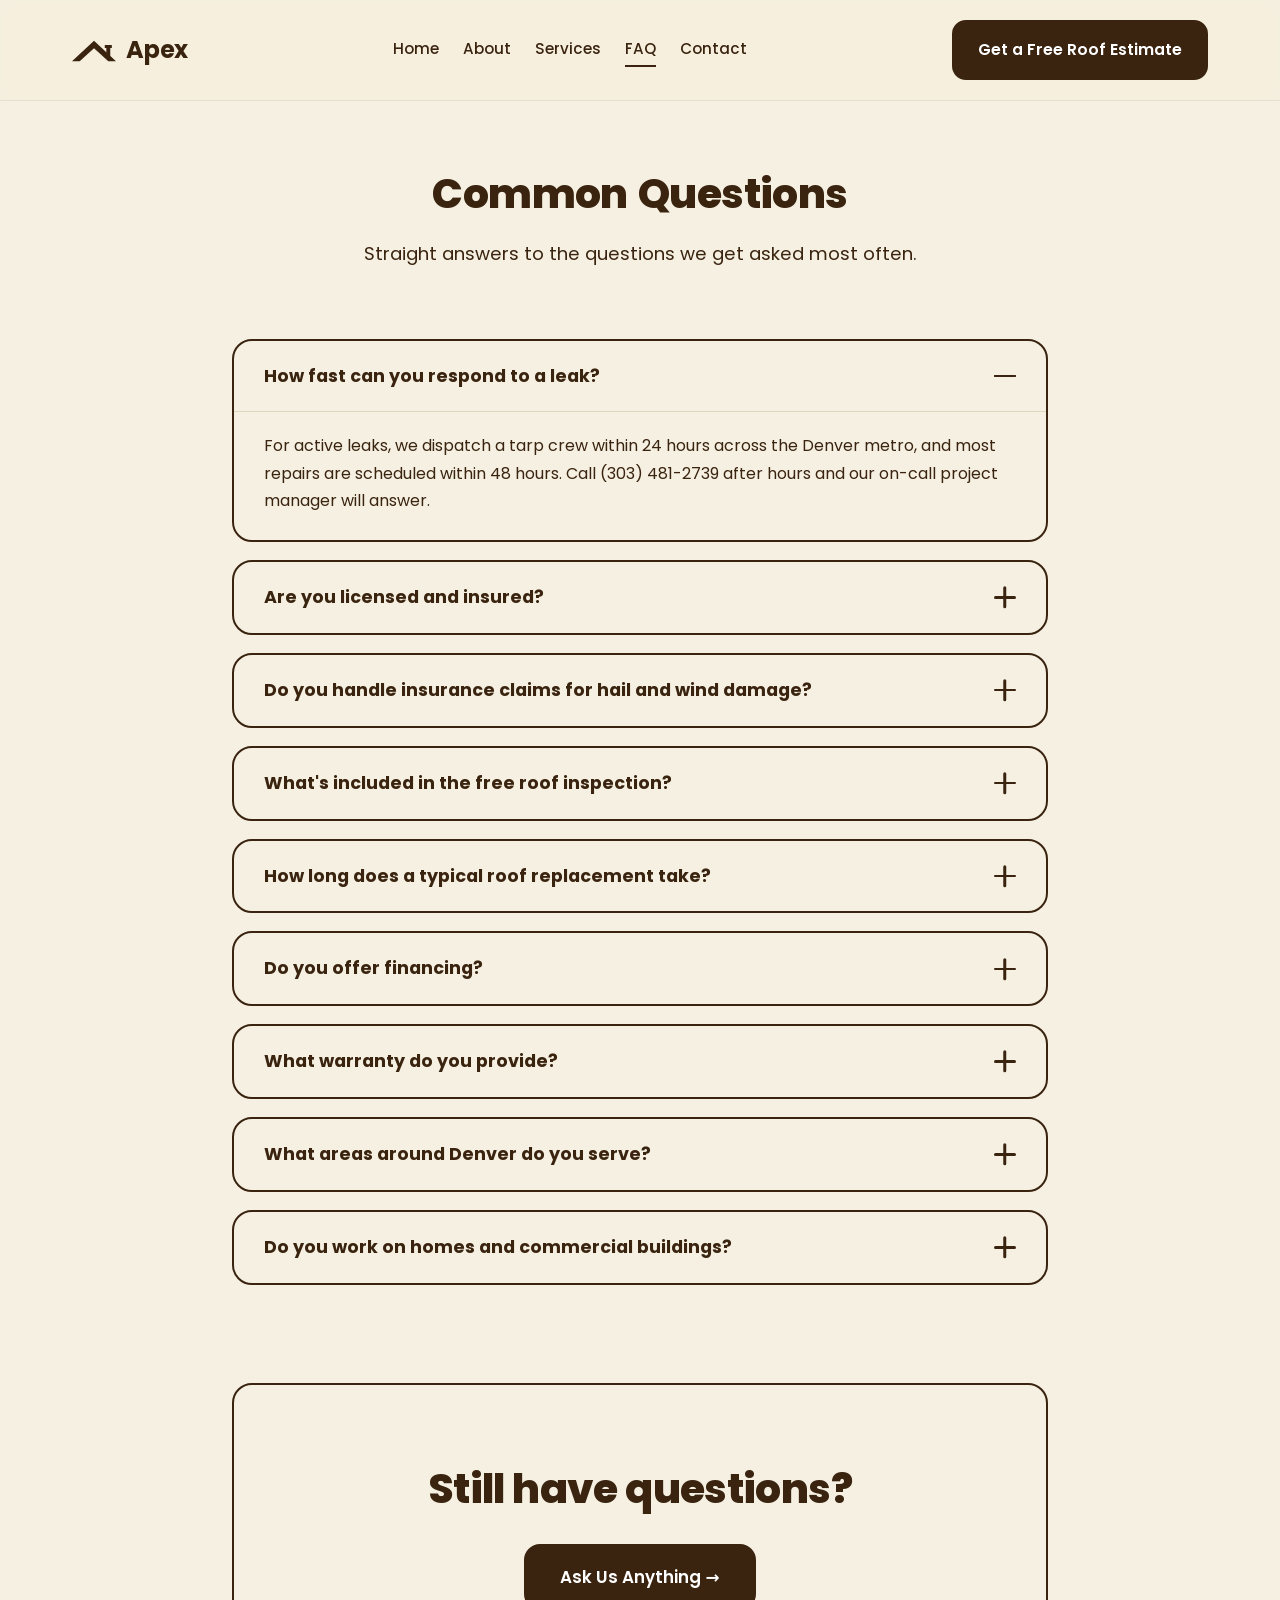
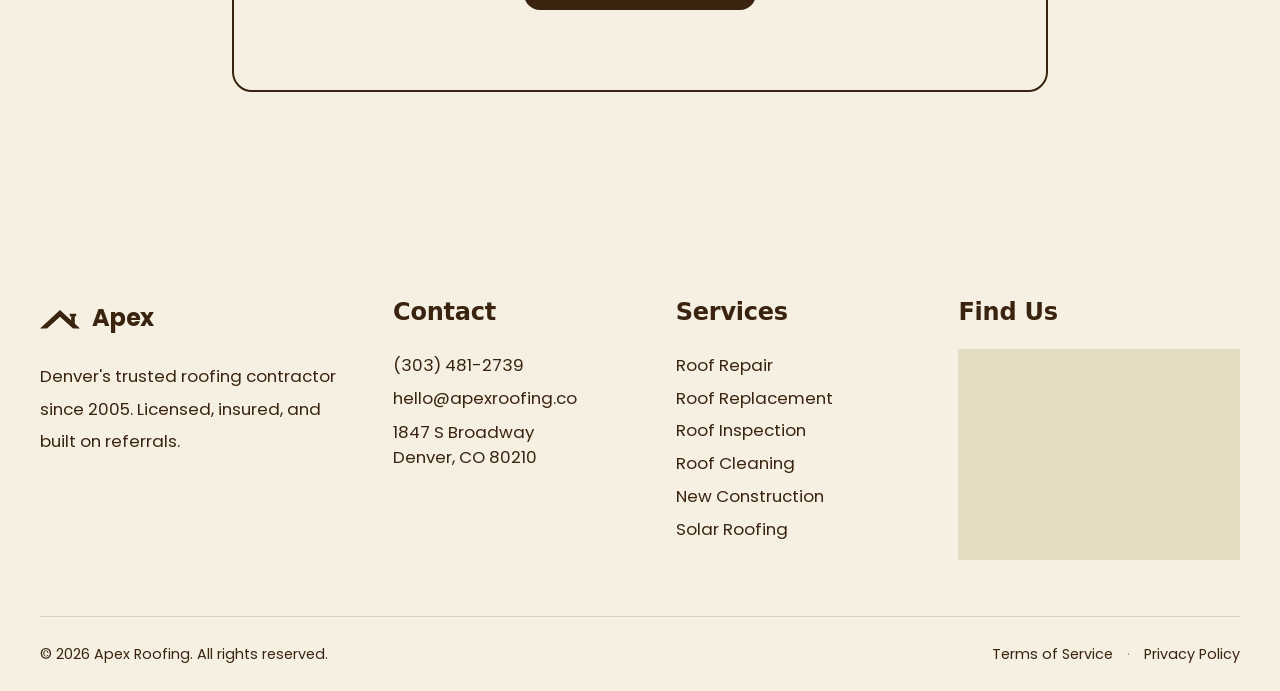
<file: faq.html>
<!doctype html>
<html lang="en">
<head>
<meta charset="utf-8">
<style>html,body{background:#F5F0E1;margin:0}</style>
<meta name="viewport" content="width=device-width,initial-scale=1">
<title>FAQ | Apex Roofing Denver</title>
<meta name="description" content="Answers to the questions Denver homeowners and property managers ask most often about roof repair, replacement, inspections, insurance claims, financing, and warranties.">
<meta name="theme-color" content="#F5F0E1">
<link rel="icon" href="data:image/svg+xml;utf8,<svg xmlns='http://www.w3.org/2000/svg' viewBox='0 0 200 125'><path fill='%233A2410' d='M149 41L181 41L181 54L174 54L174 93L156 93L156 54L149 54Z'/><path fill='%233A2410' d='M0 115L100 22L200 115L165 115L100 56L35 115Z'/></svg>">
<link rel="preconnect" href="https://fonts.googleapis.com">
<link rel="preconnect" href="https://fonts.gstatic.com" crossorigin>
<link href="https://fonts.googleapis.com/css2?family=Poppins:wght@400;500;600;700;800&display=swap" rel="stylesheet">
<link rel="stylesheet" href="styles.css?v=152">
</head>
<body class="rm">

<header class="rm-header">
  <div class="rm-wrap rm-header-in">
    <a class="rm-brand" href="index.html">
      <span class="rm-brand-ico" aria-hidden="true">
        <svg viewBox="0 0 200 125" xmlns="http://www.w3.org/2000/svg" fill="#3A2410"><path d="M 149 41 L 181 41 L 181 54 L 174 54 L 174 93 L 156 93 L 156 54 L 149 54 Z"/><path d="M 0 115 L 100 22 L 200 115 L 165 115 L 100 56 L 35 115 Z"/></svg>
      </span>
      <span class="rm-brand-name">Apex</span>
    </a>
    <nav class="rm-nav" aria-label="Primary">
      <a href="index.html">Home</a>
      <a href="about.html">About</a>
      <a href="services.html">Services</a>
      <a href="faq.html" class="rm-nav-active">FAQ</a>
      <a href="contact.html">Contact</a>
    </nav>
    <a class="rm-btn rm-btn-primary rm-header-cta" href="contact.html#quote">Get a Free Roof Estimate</a>
    <button class="rm-burger" aria-label="Open menu" aria-expanded="false" aria-controls="rm-mobile-menu" type="button">
      <span></span><span></span><span></span>
    </button>
  </div>
  <nav class="rm-mobile-menu" id="rm-mobile-menu" aria-label="Mobile">
    <a href="index.html">Home</a>
    <a href="about.html">About</a>
    <a href="services.html">Services</a>
    <a href="faq.html">FAQ</a>
    <a href="contact.html">Contact</a>
    <a class="rm-mobile-menu-cta" href="contact.html#quote">Get a Free Roof Estimate</a>
  </nav>
</header>

<section class="rm-faq-hero">
  <div class="rm-wrap">
    <h1 class="rm-faq-title">
      <span class="rm-faq-title-a">Common</span>
      <span class="rm-faq-title-b">Questions</span>
    </h1>
    <p class="rm-faq-sub">Straight answers to the questions we get asked most often.</p>
  </div>
</section>

<section class="rm-faq-list">
  <div class="rm-wrap">
    <details class="rm-faq-item" open>
      <summary>
        <span class="rm-faq-q">How fast can you respond to a leak?</span>
        <span class="rm-faq-icon" aria-hidden="true"></span>
      </summary>
      <div class="rm-faq-a">
        <p>For active leaks, we dispatch a tarp crew within 24 hours across the Denver metro, and most repairs are scheduled within 48 hours. Call (303) 481-2739 after hours and our on-call project manager will answer.</p>
      </div>
    </details>

    <details class="rm-faq-item">
      <summary>
        <span class="rm-faq-q">Are you licensed and insured?</span>
        <span class="rm-faq-icon" aria-hidden="true"></span>
      </summary>
      <div class="rm-faq-a">
        <p>Yes. We carry a Class A general contractor license, $2M general liability coverage, and full workers' compensation on every crew. The license and certificate of insurance are sent with every proposal.</p>
      </div>
    </details>

    <details class="rm-faq-item">
      <summary>
        <span class="rm-faq-q">Do you handle insurance claims for hail and wind damage?</span>
        <span class="rm-faq-icon" aria-hidden="true"></span>
      </summary>
      <div class="rm-faq-a">
        <p>We work with every major carrier. Our team meets your adjuster on the roof, provides a line-item estimate at Xactimate pricing, and handles the supplemental process if the scope changes mid-project.</p>
      </div>
    </details>

    <details class="rm-faq-item">
      <summary>
        <span class="rm-faq-q">What's included in the free roof inspection?</span>
        <span class="rm-faq-icon" aria-hidden="true"></span>
      </summary>
      <div class="rm-faq-a">
        <p>A 50-point assessment of the exterior and attic, every finding photographed, and a written report delivered within 24 hours. It's free for Denver metro homeowners, and there's no obligation to book any work afterward.</p>
      </div>
    </details>

    <details class="rm-faq-item">
      <summary>
        <span class="rm-faq-q">How long does a typical roof replacement take?</span>
        <span class="rm-faq-icon" aria-hidden="true"></span>
      </summary>
      <div class="rm-faq-a">
        <p>Most residential replacements wrap in 1 to 3 days. Commercial projects are phased to keep the building weathertight and operational, with timelines scoped to the square footage and membrane system.</p>
      </div>
    </details>

    <details class="rm-faq-item">
      <summary>
        <span class="rm-faq-q">Do you offer financing?</span>
        <span class="rm-faq-icon" aria-hidden="true"></span>
      </summary>
      <div class="rm-faq-a">
        <p>Yes. We partner with Hearth and GreenSky to offer introductory 0% rates and terms up to 15 years. Pre-qualification is a soft credit pull and takes about 60 seconds on your phone.</p>
      </div>
    </details>

    <details class="rm-faq-item">
      <summary>
        <span class="rm-faq-q">What warranty do you provide?</span>
        <span class="rm-faq-icon" aria-hidden="true"></span>
      </summary>
      <div class="rm-faq-a">
        <p>Every installation carries a lifetime workmanship warranty that transfers when you sell. Manufacturer warranties on materials range from 20 to 50 years depending on the system, with NDL options available for commercial work.</p>
      </div>
    </details>

    <details class="rm-faq-item">
      <summary>
        <span class="rm-faq-q">What areas around Denver do you serve?</span>
        <span class="rm-faq-icon" aria-hidden="true"></span>
      </summary>
      <div class="rm-faq-a">
        <p>The full Denver metro, from Boulder and Broomfield down to Castle Rock and Parker, and east to Aurora. We also handle commercial work statewide for portfolio clients.</p>
      </div>
    </details>

    <details class="rm-faq-item">
      <summary>
        <span class="rm-faq-q">Do you work on homes and commercial buildings?</span>
        <span class="rm-faq-icon" aria-hidden="true"></span>
      </summary>
      <div class="rm-faq-a">
        <p>Both. We run separate residential and commercial crews, each with project managers dedicated to their segment, so a single-family hail repair gets the same attention as a 100,000-square-foot TPO replacement.</p>
      </div>
    </details>
  </div>
</section>

<section class="rm-faq-cta">
  <div class="rm-wrap">
    <div class="rm-faq-cta-box">
      <h2>Still have questions?</h2>
      <a class="rm-btn rm-btn-primary rm-btn-lg" href="contact.html#quote">Ask Us Anything &rarr;</a>
    </div>
  </div>
</section>

<footer class="rm-footer">
  <div class="rm-wrap rm-footer-in">
    <div class="rm-footer-col rm-footer-brand">
      <div class="rm-footer-logo">
        <span class="rm-footer-logo-ico" aria-hidden="true">
          <svg viewBox="0 0 200 125" xmlns="http://www.w3.org/2000/svg" fill="#797d81"><path d="M 149 41 L 181 41 L 181 54 L 174 54 L 174 93 L 156 93 L 156 54 L 149 54 Z"/><path d="M 0 115 L 100 22 L 200 115 L 165 115 L 100 56 L 35 115 Z"/></svg>
        </span>
        <span class="rm-footer-logo-name">Apex</span>
      </div>
      <p class="rm-footer-tag">Denver's trusted roofing contractor since 2005. Licensed, insured, and built on referrals.</p>
    </div>
    <div class="rm-footer-col">
      <h4>Contact</h4>
      <p><a href="tel:+13034812739">(303) 481-2739</a></p>
      <p><a href="mailto:hello@apexroofing.co">hello@apexroofing.co</a></p>
      <p class="rm-footer-addr">1847 S Broadway<br>Denver, CO 80210</p>
    </div>
    <div class="rm-footer-col">
      <h4>Services</h4>
      <p><a href="services.html#repair">Roof Repair</a></p>
      <p><a href="services.html#replacement">Roof Replacement</a></p>
      <p><a href="services.html#inspection">Roof Inspection</a></p>
      <p><a href="services.html#cleaning">Roof Cleaning</a></p>
      <p><a href="services.html#new-construction">New Construction</a></p>
      <p><a href="services.html#solar">Solar Roofing</a></p>
    </div>
    <div class="rm-footer-col rm-footer-map-col">
      <h4>Find Us</h4>
      <div class="rm-footer-map-wrap">
        <iframe class="rm-footer-map-frame" src="https://www.google.com/maps/embed?pb=!1m18!1m12!1m3!1d307.273601118053!2d-104.98801558275254!3d39.68311788252037!2m3!1f0!2f0!3f0!3m2!1i1024!2i768!4f13.1!3m3!1m2!1s0x876c7fb365747b71%3A0x1ec544ca3e8c1ab4!2s1847%20S%20Broadway%2C%20Denver%2C%20CO%2080210!5e0!3m2!1sen!2sus!4v1777005839709!5m2!1sen!2sus" allowfullscreen loading="lazy" referrerpolicy="no-referrer-when-downgrade" title="Apex Roofing location"></iframe>
      </div>
    </div>
  </div>
  <div class="rm-footer-bar">
    <span>&copy; 2026 Apex Roofing. All rights reserved.</span>
    <div class="rm-footer-bar-links">
      <a href="terms.html?v=2">Terms of Service</a>
      <span class="rm-footer-bar-dot" aria-hidden="true">&middot;</span>
      <a href="privacy.html?v=2">Privacy Policy</a>
    </div>
  </div>
</footer>

<a class="rm-mobile-call" href="tel:+13034812739">Call (303) 481-2739</a>

<script src="script.js?v=9"></script>
</body>
</html>
</file>
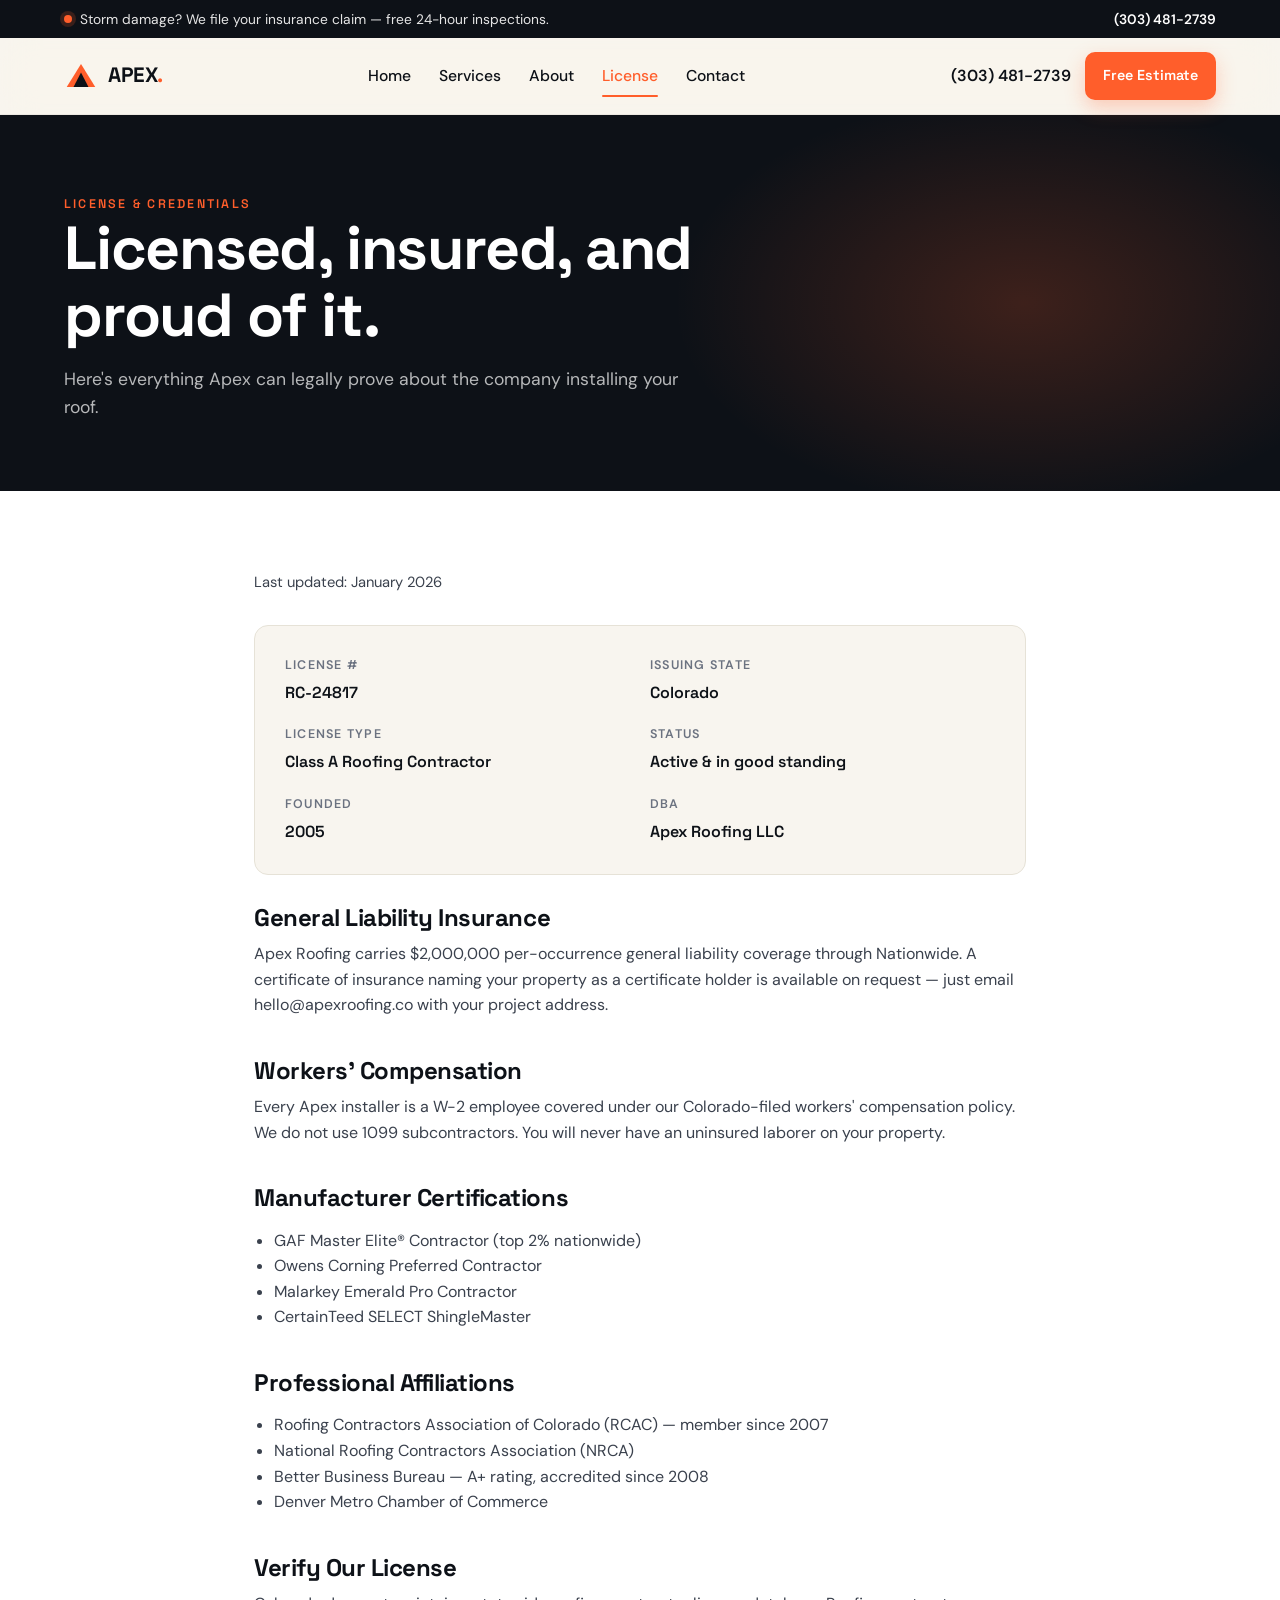
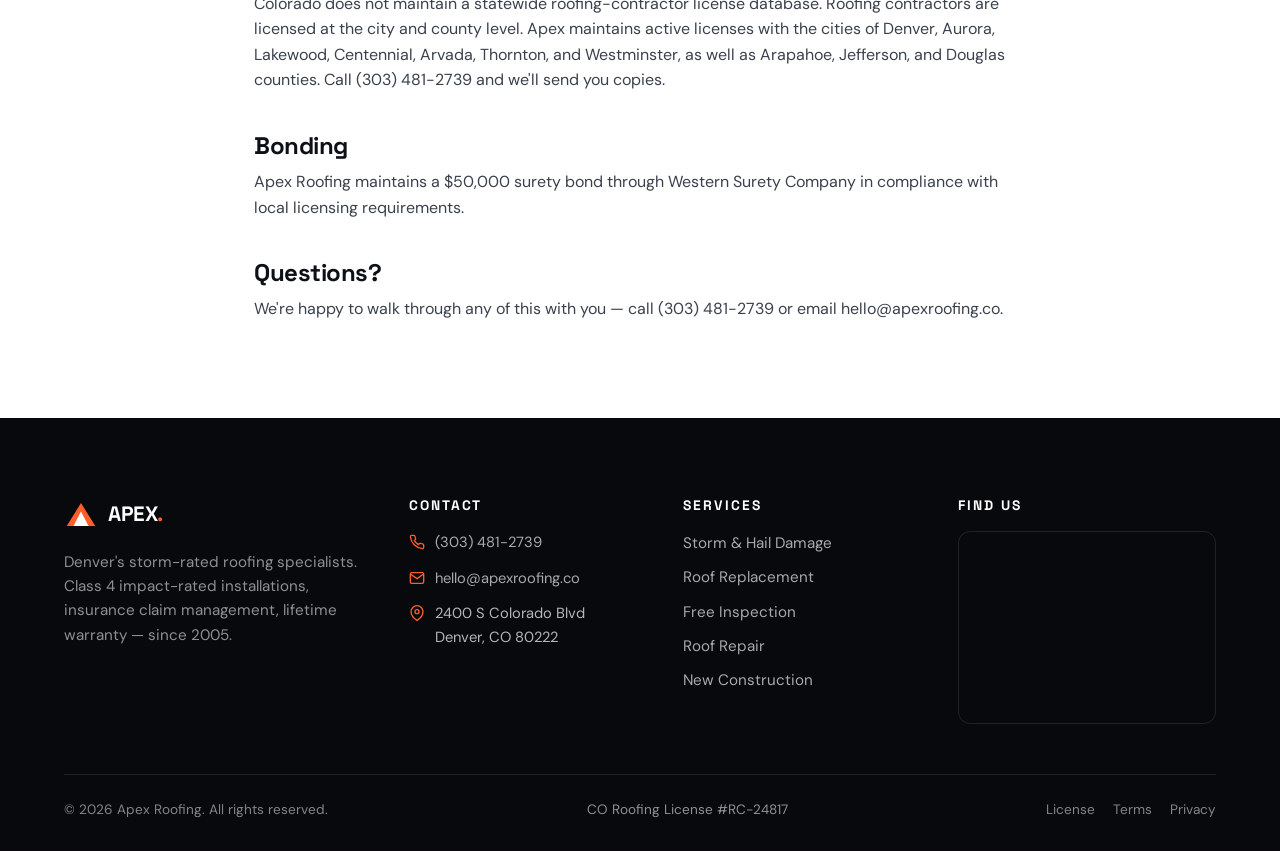
<file: license.html>
<!doctype html>
<html lang="en">
<head>
<meta charset="utf-8">
<meta name="viewport" content="width=device-width,initial-scale=1">
<title>License & Credentials — Apex Roofing Denver</title>
<meta name="description" content="Apex Roofing license details, insurance, and professional affiliations. CO Roofing License #RC-24817.">
<meta name="theme-color" content="#0d1117">
<link rel="icon" href="data:image/svg+xml;utf8,<svg xmlns='http://www.w3.org/2000/svg' viewBox='0 0 100 100'><path d='M50 15 L92 82 L8 82 Z' fill='%23ff5e2b'/><path d='M50 40 L72 82 L28 82 Z' fill='%230d1117'/></svg>">
<link rel="preconnect" href="https://fonts.googleapis.com">
<link rel="preconnect" href="https://fonts.gstatic.com" crossorigin>
<link href="https://fonts.googleapis.com/css2?family=Space+Grotesk:wght@500;600;700&family=DM+Sans:wght@400;500;600&display=swap" rel="stylesheet">
<link rel="stylesheet" href="styles.css?v=1">
</head>
<body>

<div class="topbar">
  <div class="container">
    <div class="topbar-left"><span class="dot"></span><span>Storm damage? We file your insurance claim — free 24-hour inspections.</span></div>
    <div class="topbar-right"><a href="tel:+13034812739">(303) 481-2739</a></div>
  </div>
</div>

<header class="site-header">
  <div class="container header-inner">
    <a class="logo" href="index.html">
      <svg viewBox="0 0 100 100" aria-hidden="true"><path d="M50 15 L92 82 L8 82 Z" fill="#ff5e2b"/><path d="M50 40 L72 82 L28 82 Z" fill="#0d1117"/></svg>
      <span class="word">APEX<span class="dot">.</span></span>
    </a>
    <nav class="nav">
      <a href="index.html">Home</a>
      <a href="roofing.html">Services</a>
      <a href="about.html">About</a>
      <a href="license.html" class="active">License</a>
      <a href="contact.html">Contact</a>
    </nav>
    <div class="header-cta">
      <a href="tel:+13034812739" class="phone">(303) 481-2739</a>
      <a href="contact.html#estimate" class="btn btn-primary btn-sm">Free Estimate</a>
      <button class="burger" aria-label="Menu"><span></span></button>
    </div>
  </div>
</header>

<section class="page-hero">
  <div class="container">
    <div class="eyebrow">License &amp; Credentials</div>
    <h1>Licensed, insured, and proud of it.</h1>
    <p>Here's everything Apex can legally prove about the company installing your roof.</p>
  </div>
</section>

<section class="legal-wrap">
  <div class="container">
    <p class="legal-meta">Last updated: January 2026</p>

    <div class="license-card">
      <div class="field"><div class="lbl">License #</div><div class="val">RC-24817</div></div>
      <div class="field"><div class="lbl">Issuing State</div><div class="val">Colorado</div></div>
      <div class="field"><div class="lbl">License Type</div><div class="val">Class A Roofing Contractor</div></div>
      <div class="field"><div class="lbl">Status</div><div class="val">Active &amp; in good standing</div></div>
      <div class="field"><div class="lbl">Founded</div><div class="val">2005</div></div>
      <div class="field"><div class="lbl">DBA</div><div class="val">Apex Roofing LLC</div></div>
    </div>

    <h2>General Liability Insurance</h2>
    <p>Apex Roofing carries $2,000,000 per-occurrence general liability coverage through Nationwide. A certificate of insurance naming your property as a certificate holder is available on request — just email <a href="mailto:hello@apexroofing.co">hello@apexroofing.co</a> with your project address.</p>

    <h2>Workers' Compensation</h2>
    <p>Every Apex installer is a W-2 employee covered under our Colorado-filed workers' compensation policy. We do not use 1099 subcontractors. You will never have an uninsured laborer on your property.</p>

    <h2>Manufacturer Certifications</h2>
    <ul>
      <li>GAF Master Elite® Contractor (top 2% nationwide)</li>
      <li>Owens Corning Preferred Contractor</li>
      <li>Malarkey Emerald Pro Contractor</li>
      <li>CertainTeed SELECT ShingleMaster</li>
    </ul>

    <h2>Professional Affiliations</h2>
    <ul>
      <li>Roofing Contractors Association of Colorado (RCAC) — member since 2007</li>
      <li>National Roofing Contractors Association (NRCA)</li>
      <li>Better Business Bureau — A+ rating, accredited since 2008</li>
      <li>Denver Metro Chamber of Commerce</li>
    </ul>

    <h2>Verify Our License</h2>
    <p>Colorado does not maintain a statewide roofing-contractor license database. Roofing contractors are licensed at the city and county level. Apex maintains active licenses with the cities of Denver, Aurora, Lakewood, Centennial, Arvada, Thornton, and Westminster, as well as Arapahoe, Jefferson, and Douglas counties. Call (303) 481-2739 and we'll send you copies.</p>

    <h2>Bonding</h2>
    <p>Apex Roofing maintains a $50,000 surety bond through Western Surety Company in compliance with local licensing requirements.</p>

    <h2>Questions?</h2>
    <p>We're happy to walk through any of this with you — call <a href="tel:+13034812739">(303) 481-2739</a> or email <a href="mailto:hello@apexroofing.co">hello@apexroofing.co</a>.</p>
  </div>
</section>

<footer class="site-footer">
  <div class="container">
    <div class="footer-grid">
      <div class="footer-brand">
        <a class="logo" href="index.html">
          <svg viewBox="0 0 100 100" aria-hidden="true"><path d="M50 15 L92 82 L8 82 Z" fill="#ff5e2b"/><path d="M50 40 L72 82 L28 82 Z" fill="#ffffff"/></svg>
          <span class="word">APEX<span class="dot">.</span></span>
        </a>
        <p>Denver's storm-rated roofing specialists. Class 4 impact-rated installations, insurance claim management, lifetime warranty — since 2005.</p>
      </div>
      <div class="footer-col">
        <h4>Contact</h4>
        <div class="line-row"><svg viewBox="0 0 24 24" fill="none" stroke="currentColor" stroke-width="2"><path d="M22 16.92v3a2 2 0 0 1-2.18 2A19.79 19.79 0 0 1 2.08 4.18 2 2 0 0 1 4.06 2h3a2 2 0 0 1 2 1.72c.13.96.36 1.9.7 2.81a2 2 0 0 1-.45 2.11L8.09 9.91a16 16 0 0 0 6 6l1.27-1.27a2 2 0 0 1 2.11-.45c.91.34 1.85.57 2.81.7A2 2 0 0 1 22 16.92z"/></svg><div><a href="tel:+13034812739">(303) 481-2739</a></div></div>
        <div class="line-row"><svg viewBox="0 0 24 24" fill="none" stroke="currentColor" stroke-width="2"><path d="M4 4h16c1.1 0 2 .9 2 2v12c0 1.1-.9 2-2 2H4c-1.1 0-2-.9-2-2V6c0-1.1.9-2 2-2z"/><path d="m22 6-10 7L2 6"/></svg><div><a href="mailto:hello@apexroofing.co">hello@apexroofing.co</a></div></div>
        <div class="line-row"><svg viewBox="0 0 24 24" fill="none" stroke="currentColor" stroke-width="2"><path d="M21 10c0 7-9 13-9 13s-9-6-9-13a9 9 0 0 1 18 0z"/><circle cx="12" cy="10" r="3"/></svg><div>2400 S Colorado Blvd<br>Denver, CO 80222</div></div>
      </div>
      <div class="footer-col">
        <h4>Services</h4>
        <ul>
          <li><a href="roofing.html#storm">Storm &amp; Hail Damage</a></li>
          <li><a href="roofing.html#replacement">Roof Replacement</a></li>
          <li><a href="roofing.html#inspection">Free Inspection</a></li>
          <li><a href="roofing.html#repair">Roof Repair</a></li>
          <li><a href="roofing.html#construction">New Construction</a></li>
        </ul>
      </div>
      <div class="footer-col">
        <h4>Find Us</h4>
        <div class="footer-map">
          <iframe loading="lazy" referrerpolicy="no-referrer-when-downgrade" src="https://www.google.com/maps?q=2400+S+Colorado+Blvd,+Denver,+CO+80222&output=embed" title="Apex Roofing HQ"></iframe>
        </div>
      </div>
    </div>
    <div class="footer-bottom">
      <div>© <span data-year></span> Apex Roofing. All rights reserved.</div>
      <div class="lic">CO Roofing License #RC-24817</div>
      <div class="legal">
        <a href="license.html">License</a>
        <a href="terms.html?v=2">Terms</a>
        <a href="privacy.html?v=2">Privacy</a>
      </div>
    </div>
  </div>
</footer>

<div class="sticky-cta">
  <a href="tel:+13034812739" class="btn btn-outline">Call</a>
  <a href="contact.html#estimate" class="btn btn-primary">Free Estimate</a>
</div>

<div class="modal-overlay" id="thanksModal" role="dialog" aria-modal="true">
  <div class="modal">
    <button class="modal-close" data-close aria-label="Close">×</button>
    <div class="modal-icon"><svg viewBox="0 0 24 24" fill="none" stroke="currentColor" stroke-width="2.2"><path d="m5 12 5 5L20 7"/></svg></div>
    <h3>Thanks — we've got it.</h3>
    <p>An Apex inspector will reach out shortly.</p>
    <button class="btn btn-primary" data-close>Close</button>
  </div>
</div>

<script src="script.js?v=1"></script>
</body>
</html>
</file>
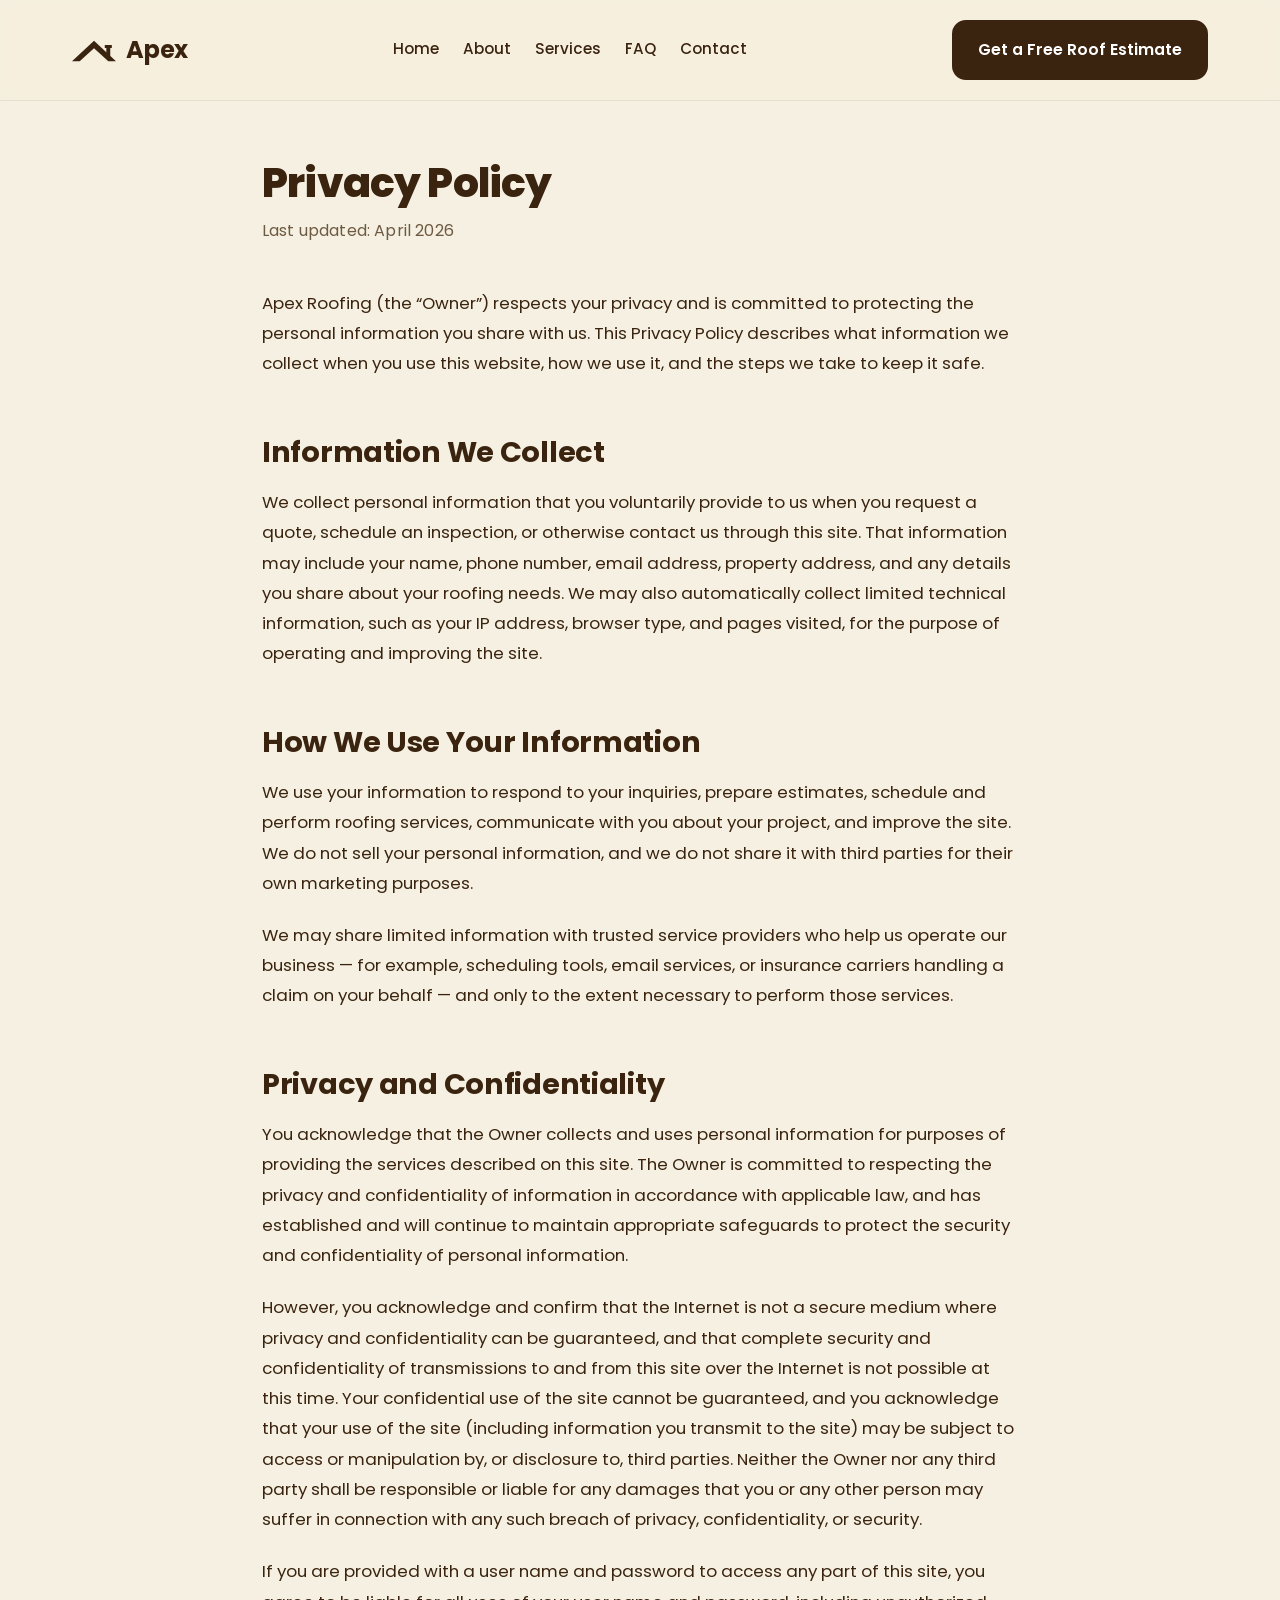
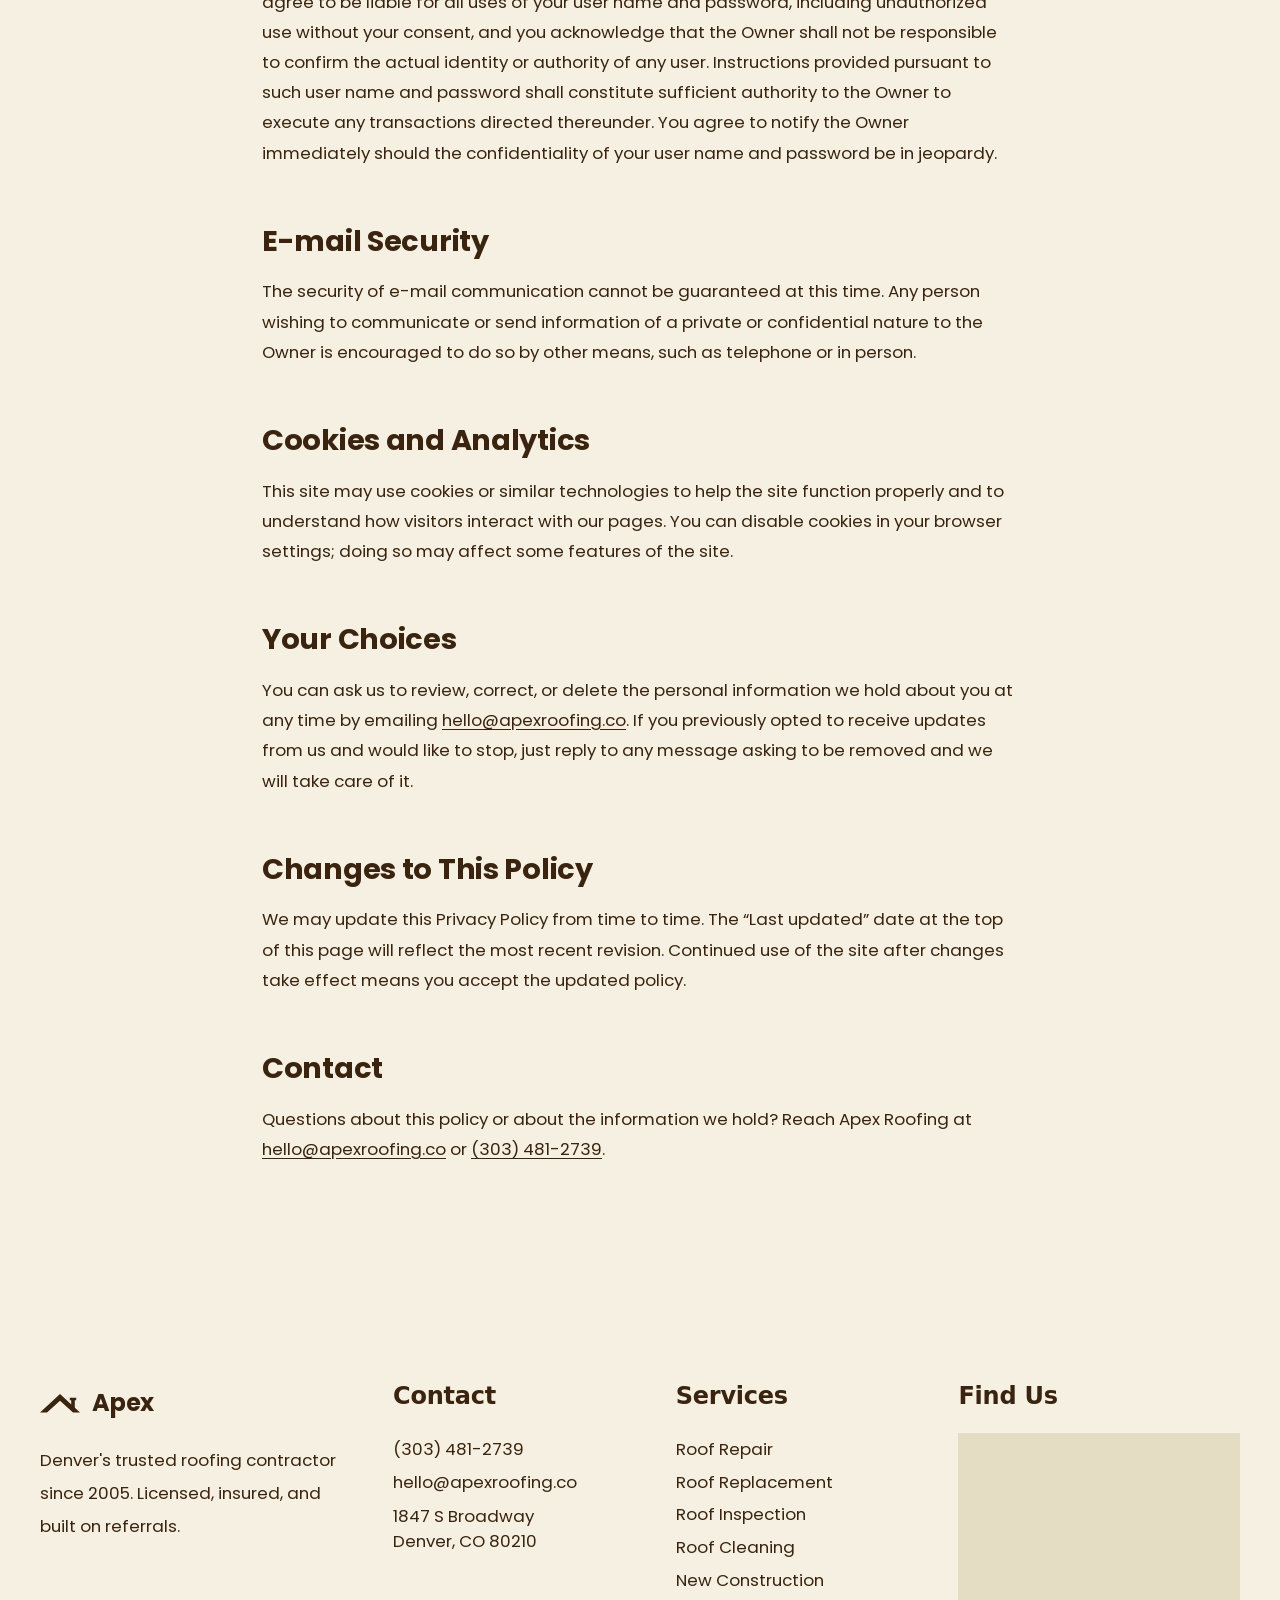
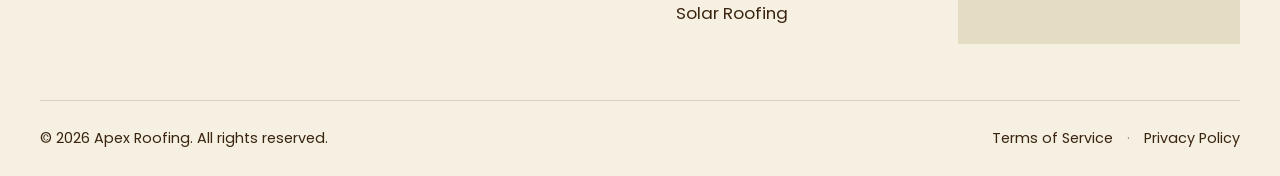
<file: privacy.html>
<!doctype html>
<html lang="en">
<head>
<meta charset="utf-8">
<style>html,body{background:#F5F0E1;margin:0}</style>
<meta name="viewport" content="width=device-width,initial-scale=1">
<title>Privacy Policy — Apex Roofing Denver</title>
<meta name="description" content="Apex Roofing Privacy Policy. What we collect, how we use it, and how to contact us about your information.">
<meta name="theme-color" content="#F5F0E1">
<link rel="icon" href="data:image/svg+xml;utf8,<svg xmlns='http://www.w3.org/2000/svg' viewBox='0 0 200 125'><path fill='%233A2410' d='M149 41L181 41L181 54L174 54L174 93L156 93L156 54L149 54Z'/><path fill='%233A2410' d='M0 115L100 22L200 115L165 115L100 56L35 115Z'/></svg>">
<link rel="preconnect" href="https://fonts.googleapis.com">
<link rel="preconnect" href="https://fonts.gstatic.com" crossorigin>
<link href="https://fonts.googleapis.com/css2?family=Poppins:wght@400;500;600;700;800&display=swap" rel="stylesheet">
<link rel="stylesheet" href="styles.css?v=152">
</head>
<body class="rm">

<header class="rm-header">
  <div class="rm-wrap rm-header-in">
    <a class="rm-brand" href="index.html">
      <span class="rm-brand-ico" aria-hidden="true">
        <svg viewBox="0 0 200 125" xmlns="http://www.w3.org/2000/svg" fill="#3A2410"><path d="M 149 41 L 181 41 L 181 54 L 174 54 L 174 93 L 156 93 L 156 54 L 149 54 Z"/><path d="M 0 115 L 100 22 L 200 115 L 165 115 L 100 56 L 35 115 Z"/></svg>
      </span>
      <span class="rm-brand-name">Apex</span>
    </a>
    <nav class="rm-nav" aria-label="Primary">
      <a href="index.html">Home</a>
      <a href="about.html">About</a>
      <a href="services.html">Services</a>
      <a href="faq.html">FAQ</a>
      <a href="contact.html">Contact</a>
    </nav>
    <a class="rm-btn rm-btn-primary rm-header-cta" href="index.html#quote">Get a Free Roof Estimate</a>
    <button class="rm-burger" aria-label="Open menu" aria-expanded="false" aria-controls="rm-mobile-menu" type="button">
      <span></span><span></span><span></span>
    </button>
  </div>
  <nav class="rm-mobile-menu" id="rm-mobile-menu" aria-label="Mobile">
    <a href="index.html">Home</a>
    <a href="about.html">About</a>
    <a href="services.html">Services</a>
    <a href="faq.html">FAQ</a>
    <a href="contact.html">Contact</a>
    <a class="rm-mobile-menu-cta" href="index.html#quote">Get a Free Roof Estimate</a>
  </nav>
</header>

<section class="rm-legal">
  <div class="rm-legal-wrap">
    <h1 class="rm-legal-title">Privacy Policy</h1>
    <div class="rm-legal-meta">Last updated: April 2026</div>
    <p>Apex Roofing (the &ldquo;Owner&rdquo;) respects your privacy and is committed to protecting the personal information you share with us. This Privacy Policy describes what information we collect when you use this website, how we use it, and the steps we take to keep it safe.</p>

    <h2>Information We Collect</h2>
    <p>We collect personal information that you voluntarily provide to us when you request a quote, schedule an inspection, or otherwise contact us through this site. That information may include your name, phone number, email address, property address, and any details you share about your roofing needs. We may also automatically collect limited technical information, such as your IP address, browser type, and pages visited, for the purpose of operating and improving the site.</p>

    <h2>How We Use Your Information</h2>
    <p>We use your information to respond to your inquiries, prepare estimates, schedule and perform roofing services, communicate with you about your project, and improve the site. We do not sell your personal information, and we do not share it with third parties for their own marketing purposes.</p>

    <p>We may share limited information with trusted service providers who help us operate our business &mdash; for example, scheduling tools, email services, or insurance carriers handling a claim on your behalf &mdash; and only to the extent necessary to perform those services.</p>

    <h2>Privacy and Confidentiality</h2>
    <p>You acknowledge that the Owner collects and uses personal information for purposes of providing the services described on this site. The Owner is committed to respecting the privacy and confidentiality of information in accordance with applicable law, and has established and will continue to maintain appropriate safeguards to protect the security and confidentiality of personal information.</p>

    <p>However, you acknowledge and confirm that the Internet is not a secure medium where privacy and confidentiality can be guaranteed, and that complete security and confidentiality of transmissions to and from this site over the Internet is not possible at this time. Your confidential use of the site cannot be guaranteed, and you acknowledge that your use of the site (including information you transmit to the site) may be subject to access or manipulation by, or disclosure to, third parties. Neither the Owner nor any third party shall be responsible or liable for any damages that you or any other person may suffer in connection with any such breach of privacy, confidentiality, or security.</p>

    <p>If you are provided with a user name and password to access any part of this site, you agree to be liable for all uses of your user name and password, including unauthorized use without your consent, and you acknowledge that the Owner shall not be responsible to confirm the actual identity or authority of any user. Instructions provided pursuant to such user name and password shall constitute sufficient authority to the Owner to execute any transactions directed thereunder. You agree to notify the Owner immediately should the confidentiality of your user name and password be in jeopardy.</p>

    <h2>E-mail Security</h2>
    <p>The security of e-mail communication cannot be guaranteed at this time. Any person wishing to communicate or send information of a private or confidential nature to the Owner is encouraged to do so by other means, such as telephone or in person.</p>

    <h2>Cookies and Analytics</h2>
    <p>This site may use cookies or similar technologies to help the site function properly and to understand how visitors interact with our pages. You can disable cookies in your browser settings; doing so may affect some features of the site.</p>

    <h2>Your Choices</h2>
    <p>You can ask us to review, correct, or delete the personal information we hold about you at any time by emailing <a href="mailto:hello@apexroofing.co">hello@apexroofing.co</a>. If you previously opted to receive updates from us and would like to stop, just reply to any message asking to be removed and we will take care of it.</p>

    <h2>Changes to This Policy</h2>
    <p>We may update this Privacy Policy from time to time. The &ldquo;Last updated&rdquo; date at the top of this page will reflect the most recent revision. Continued use of the site after changes take effect means you accept the updated policy.</p>

    <h2>Contact</h2>
    <p>Questions about this policy or about the information we hold? Reach Apex Roofing at <a href="mailto:hello@apexroofing.co">hello@apexroofing.co</a> or <a href="tel:+13034812739">(303) 481-2739</a>.</p>
  </div>
</section>

<footer class="rm-footer" id="contact">
  <div class="rm-wrap rm-footer-in">
    <div class="rm-footer-col rm-footer-brand">
      <div class="rm-footer-logo">
        <span class="rm-footer-logo-ico" aria-hidden="true">
          <svg viewBox="0 0 200 125" xmlns="http://www.w3.org/2000/svg" fill="#797d81"><path d="M 149 41 L 181 41 L 181 54 L 174 54 L 174 93 L 156 93 L 156 54 L 149 54 Z"/><path d="M 0 115 L 100 22 L 200 115 L 165 115 L 100 56 L 35 115 Z"/></svg>
        </span>
        <span class="rm-footer-logo-name">Apex</span>
      </div>
      <p class="rm-footer-tag">Denver's trusted roofing contractor since 2005. Licensed, insured, and built on referrals.</p>
    </div>
    <div class="rm-footer-col">
      <h4>Contact</h4>
      <p><a href="tel:+13034812739">(303) 481-2739</a></p>
      <p><a href="mailto:hello@apexroofing.co">hello@apexroofing.co</a></p>
      <p class="rm-footer-addr">1847 S Broadway<br>Denver, CO 80210</p>
    </div>
    <div class="rm-footer-col">
      <h4>Services</h4>
      <p><a href="services.html#repair">Roof Repair</a></p>
      <p><a href="services.html#replacement">Roof Replacement</a></p>
      <p><a href="services.html#inspection">Roof Inspection</a></p>
      <p><a href="services.html#cleaning">Roof Cleaning</a></p>
      <p><a href="services.html#new-construction">New Construction</a></p>
      <p><a href="services.html#solar">Solar Roofing</a></p>
    </div>
    <div class="rm-footer-col rm-footer-map-col">
      <h4>Find Us</h4>
      <div class="rm-footer-map-wrap">
        <iframe class="rm-footer-map-frame" src="https://www.google.com/maps/embed?pb=!1m18!1m12!1m3!1d307.273601118053!2d-104.98801558275254!3d39.68311788252037!2m3!1f0!2f0!3f0!3m2!1i1024!2i768!4f13.1!3m3!1m2!1s0x876c7fb365747b71%3A0x1ec544ca3e8c1ab4!2s1847%20S%20Broadway%2C%20Denver%2C%20CO%2080210!5e0!3m2!1sen!2sus!4v1777005839709!5m2!1sen!2sus" allowfullscreen loading="lazy" referrerpolicy="no-referrer-when-downgrade" title="Apex Roofing location"></iframe>
      </div>
    </div>
  </div>
  <div class="rm-footer-bar">
    <span>&copy; 2026 Apex Roofing. All rights reserved.</span>
    <div class="rm-footer-bar-links">
      <a href="terms.html?v=2">Terms of Service</a>
      <span class="rm-footer-bar-dot" aria-hidden="true">&middot;</span>
      <a href="privacy.html?v=2">Privacy Policy</a>
    </div>
  </div>
</footer>

<a class="rm-mobile-call" href="tel:+13034812739">Call (303) 481-2739</a>

<script src="script.js?v=9"></script>
</body>
</html>
</file>
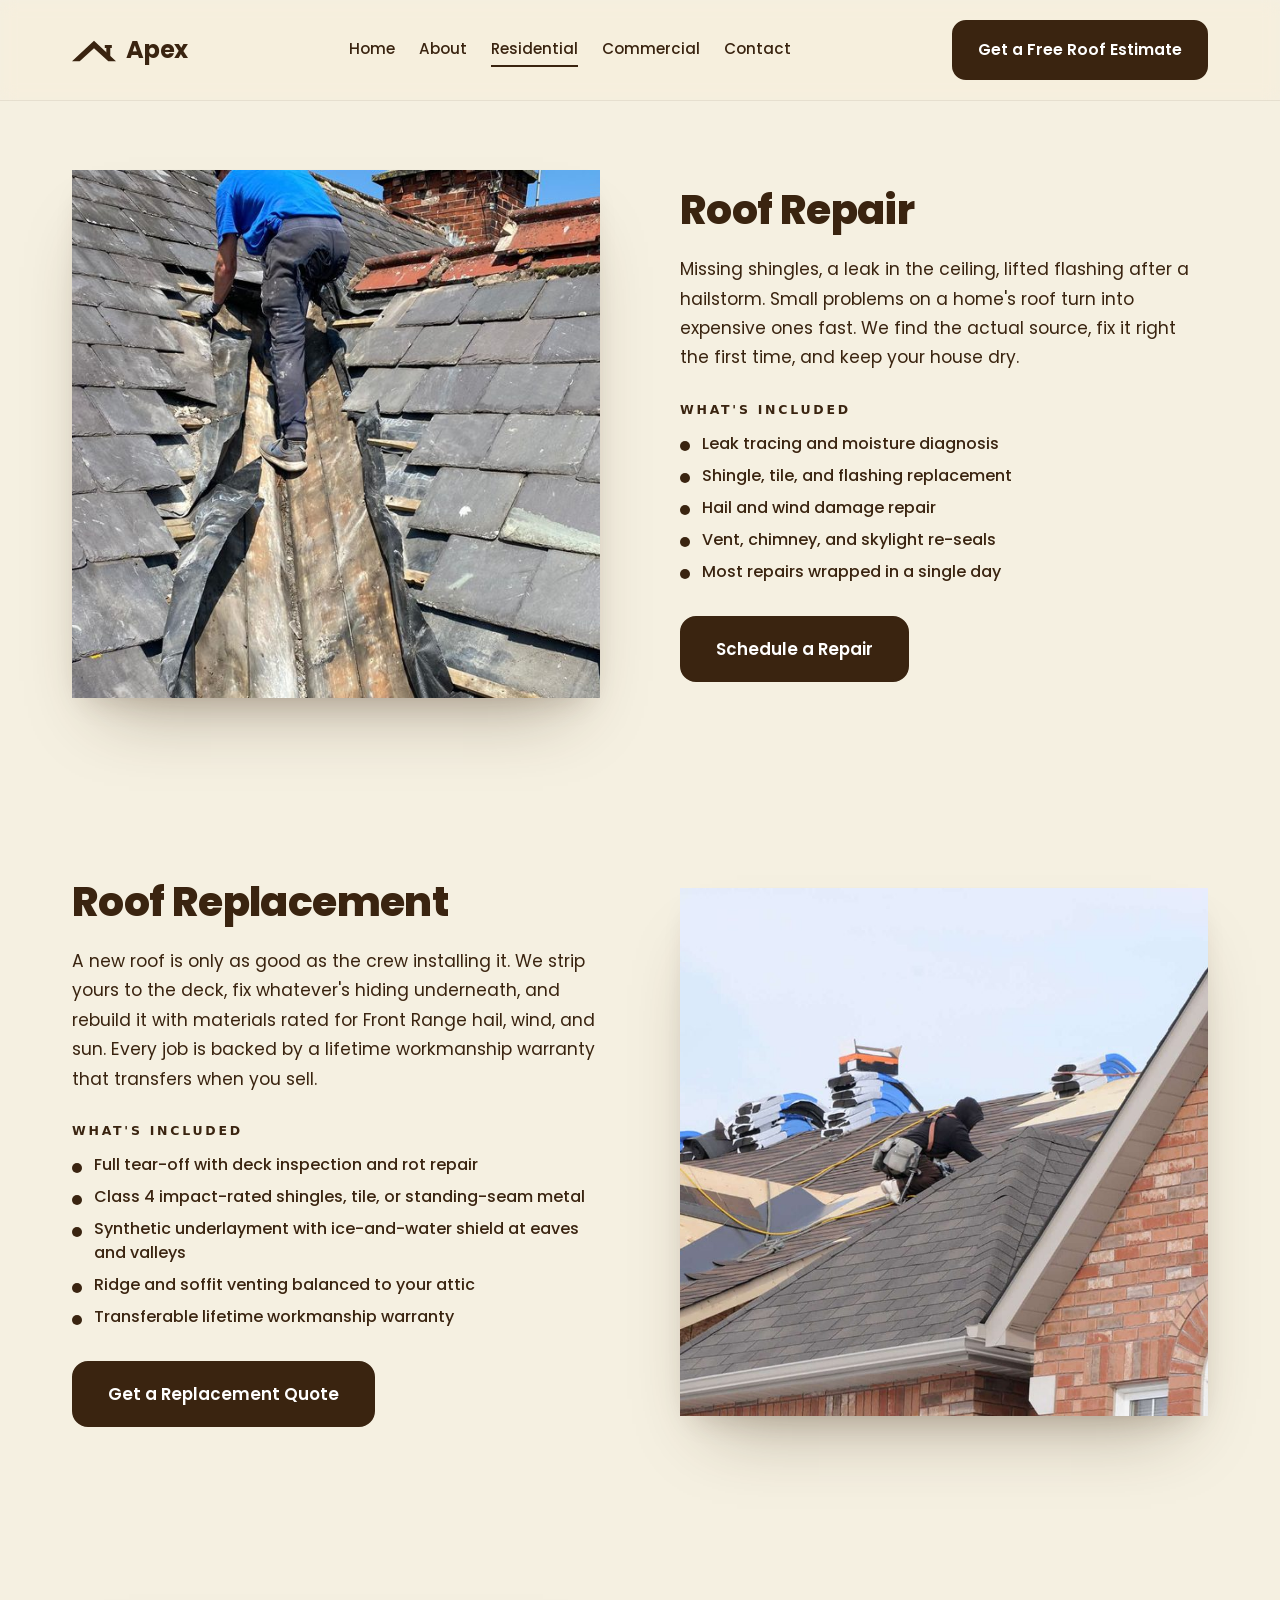
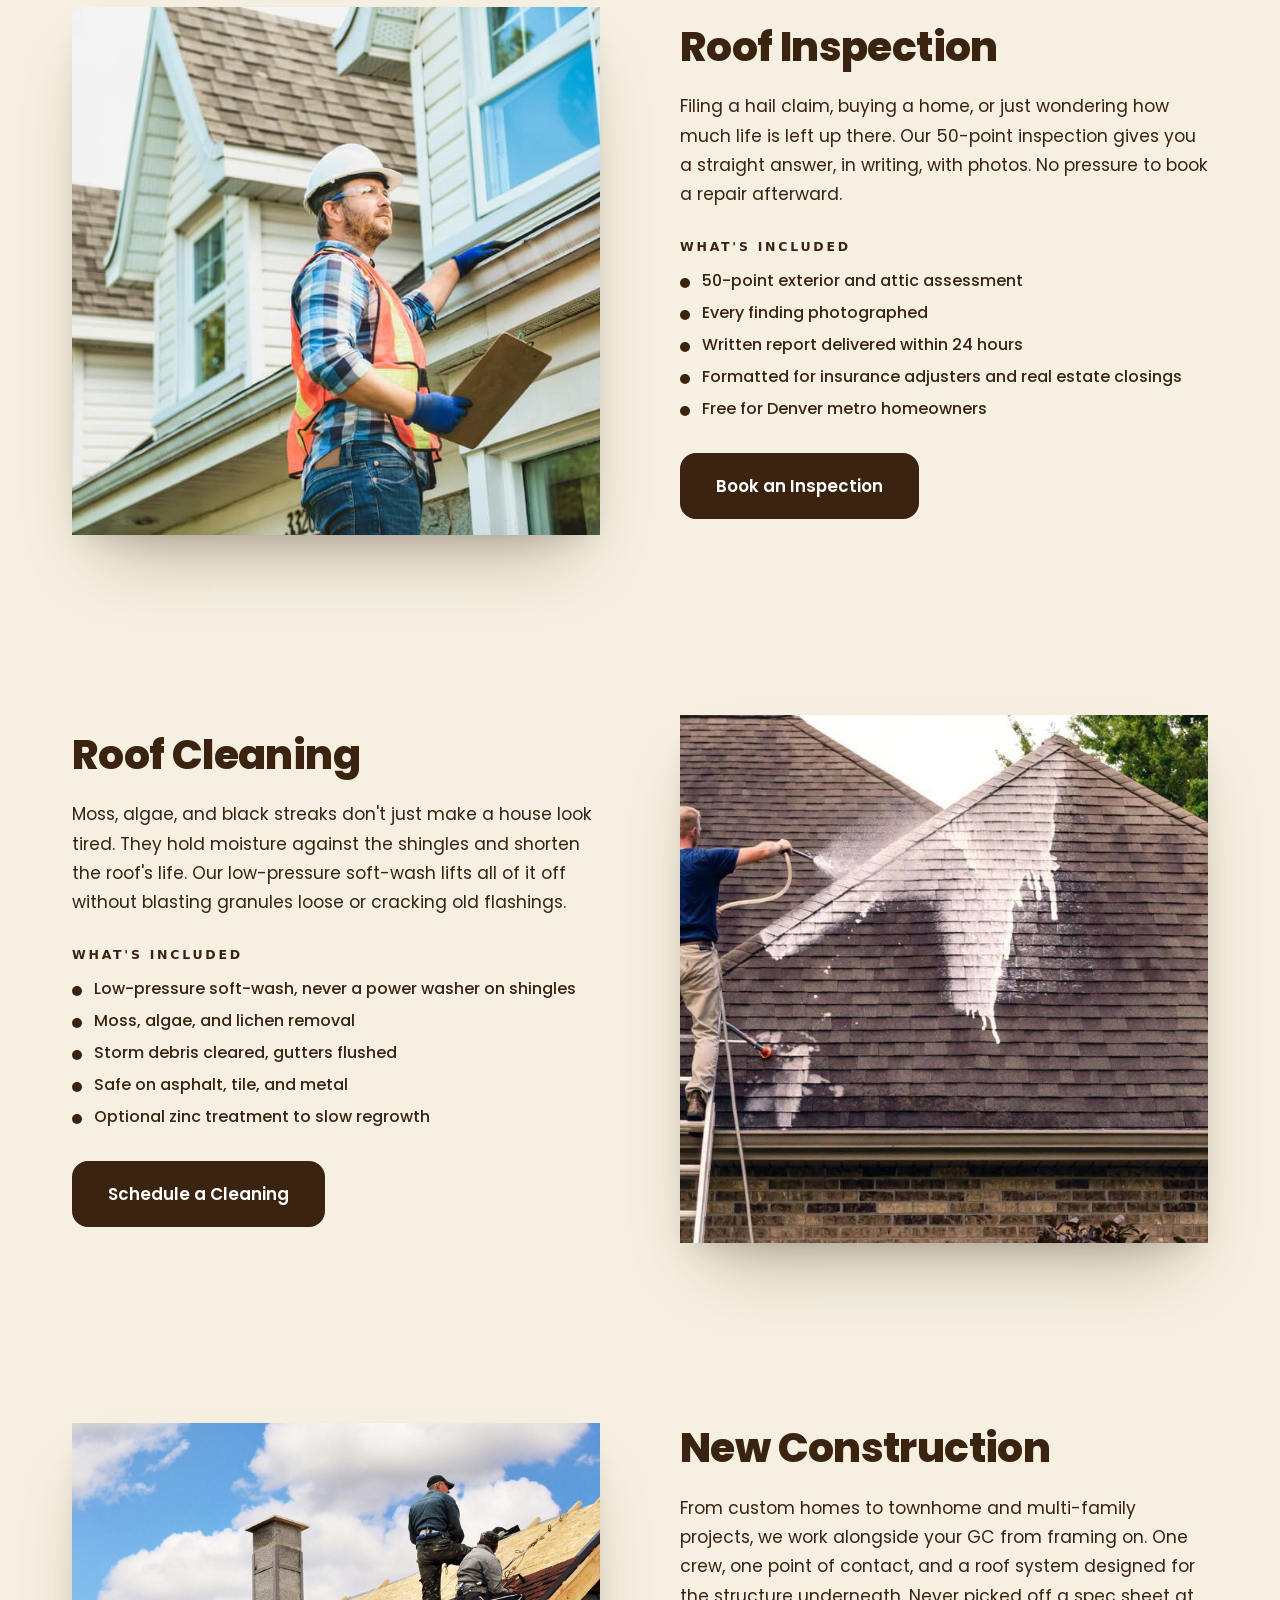
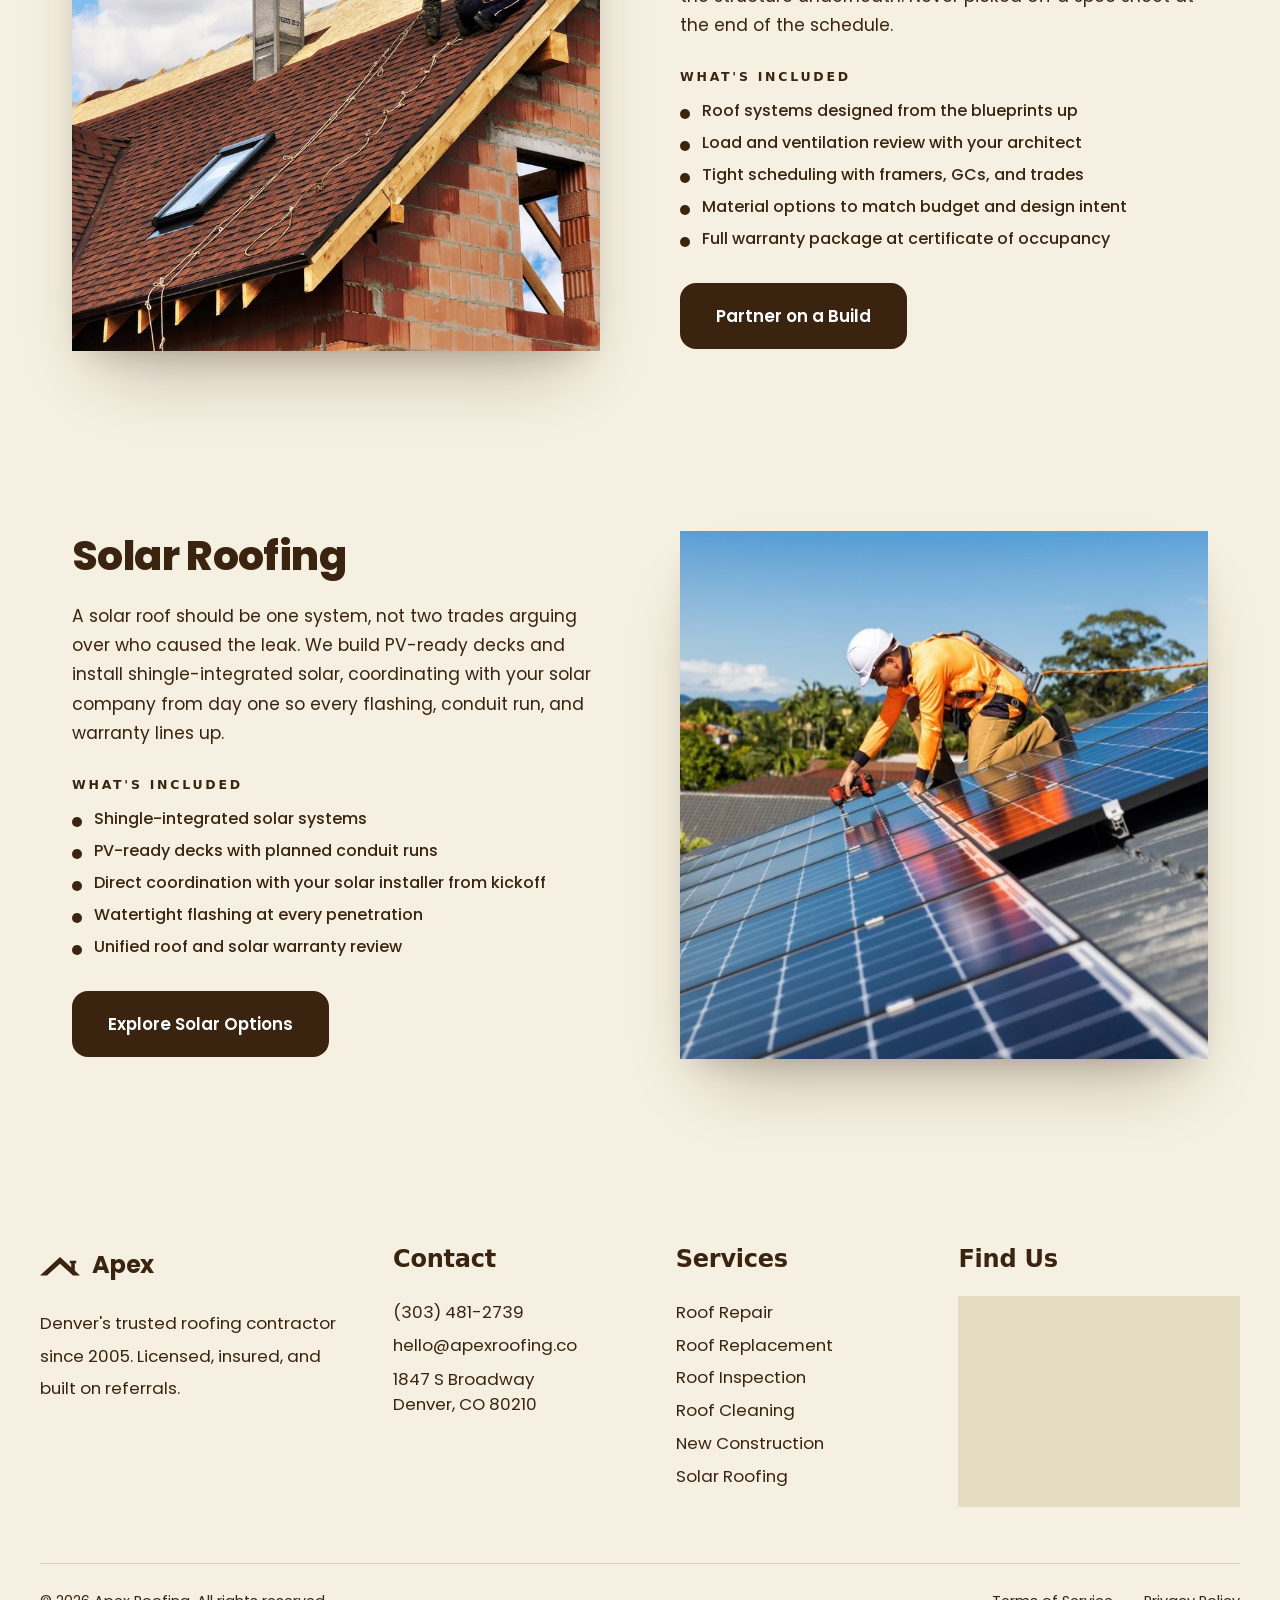
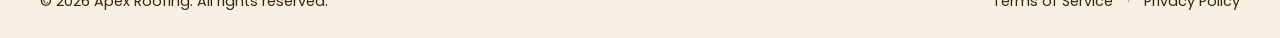
<file: residential.html>
<!doctype html>
<html lang="en">
<head>
<meta charset="utf-8">
<style>html,body{background:#F5F0E1;margin:0}</style>
<meta name="viewport" content="width=device-width,initial-scale=1">
<title>Residential Roofing | Apex Roofing Denver</title>
<meta name="description" content="Residential roofing in Denver: repair, replacement, inspection, cleaning, new construction, and solar. Licensed, insured, lifetime workmanship warranty.">
<meta name="theme-color" content="#3A2410">
<link rel="icon" href="data:image/svg+xml;utf8,<svg xmlns='http://www.w3.org/2000/svg' viewBox='0 0 200 125'><path fill='%233A2410' d='M149 41L181 41L181 54L174 54L174 93L156 93L156 54L149 54Z'/><path fill='%233A2410' d='M0 115L100 22L200 115L165 115L100 56L35 115Z'/></svg>">
<link rel="preconnect" href="https://fonts.googleapis.com">
<link rel="preconnect" href="https://fonts.gstatic.com" crossorigin>
<link href="https://fonts.googleapis.com/css2?family=Poppins:wght@400;500;600;700;800&display=swap" rel="stylesheet">
<link rel="stylesheet" href="styles.css?v=95">
</head>
<body class="rm">

<header class="rm-header">
  <div class="rm-wrap rm-header-in">
    <a class="rm-brand" href="index.html">
      <span class="rm-brand-ico" aria-hidden="true">
        <svg viewBox="0 0 200 125" xmlns="http://www.w3.org/2000/svg" fill="#3A2410"><path d="M 149 41 L 181 41 L 181 54 L 174 54 L 174 93 L 156 93 L 156 54 L 149 54 Z"/><path d="M 0 115 L 100 22 L 200 115 L 165 115 L 100 56 L 35 115 Z"/></svg>
      </span>
      <span class="rm-brand-name">Apex</span>
    </a>
    <nav class="rm-nav" aria-label="Primary">
      <a href="index.html">Home</a>
      <a href="about.html">About</a>
      <a href="residential.html" class="rm-nav-active">Residential</a>
      <a href="commercial.html">Commercial</a>
      <a href="contact.html">Contact</a>
    </nav>
    <a class="rm-btn rm-btn-primary rm-header-cta" href="contact.html#quote">Get a Free Roof Estimate</a>
  </div>
</header>

<section class="rm-section rm-section-cream rm-service-block rm-service-block-first">
  <div class="rm-wrap">
    <div class="rm-service-row">
      <div class="rm-service-img" style="background-image:url('pcard-1.jpg')"></div>
      <div class="rm-service-copy">
        <h2>Roof Repair</h2>
        <p>Missing shingles, a leak in the ceiling, lifted flashing after a hailstorm. Small problems on a home's roof turn into expensive ones fast. We find the actual source, fix it right the first time, and keep your house dry.</p>
        <div class="rm-service-detail">
          <h4>What's Included</h4>
          <ul>
            <li>Leak tracing and moisture diagnosis</li>
            <li>Shingle, tile, and flashing replacement</li>
            <li>Hail and wind damage repair</li>
            <li>Vent, chimney, and skylight re-seals</li>
            <li>Most repairs wrapped in a single day</li>
          </ul>
        </div>
        <a class="rm-btn rm-btn-primary rm-btn-lg" href="contact.html#quote">Schedule a Repair</a>
      </div>
    </div>
  </div>
</section>

<section class="rm-section rm-section-cream rm-service-block">
  <div class="rm-wrap">
    <div class="rm-service-row rm-reverse">
      <div class="rm-service-img" style="background-image:url('pcard-2.jpg')"></div>
      <div class="rm-service-copy">
        <h2>Roof Replacement</h2>
        <p>A new roof is only as good as the crew installing it. We strip yours to the deck, fix whatever's hiding underneath, and rebuild it with materials rated for Front Range hail, wind, and sun. Every job is backed by a lifetime workmanship warranty that transfers when you sell.</p>
        <div class="rm-service-detail">
          <h4>What's Included</h4>
          <ul>
            <li>Full tear-off with deck inspection and rot repair</li>
            <li>Class 4 impact-rated shingles, tile, or standing-seam metal</li>
            <li>Synthetic underlayment with ice-and-water shield at eaves and valleys</li>
            <li>Ridge and soffit venting balanced to your attic</li>
            <li>Transferable lifetime workmanship warranty</li>
          </ul>
        </div>
        <a class="rm-btn rm-btn-primary rm-btn-lg" href="contact.html#quote">Get a Replacement Quote</a>
      </div>
    </div>
  </div>
</section>

<section class="rm-section rm-section-cream rm-service-block">
  <div class="rm-wrap">
    <div class="rm-service-row">
      <div class="rm-service-img" style="background-image:url('pcard-3.jpg')"></div>
      <div class="rm-service-copy">
        <h2>Roof Inspection</h2>
        <p>Filing a hail claim, buying a home, or just wondering how much life is left up there. Our 50-point inspection gives you a straight answer, in writing, with photos. No pressure to book a repair afterward.</p>
        <div class="rm-service-detail">
          <h4>What's Included</h4>
          <ul>
            <li>50-point exterior and attic assessment</li>
            <li>Every finding photographed</li>
            <li>Written report delivered within 24 hours</li>
            <li>Formatted for insurance adjusters and real estate closings</li>
            <li>Free for Denver metro homeowners</li>
          </ul>
        </div>
        <a class="rm-btn rm-btn-primary rm-btn-lg" href="contact.html#quote">Book an Inspection</a>
      </div>
    </div>
  </div>
</section>

<section class="rm-section rm-section-cream rm-service-block">
  <div class="rm-wrap">
    <div class="rm-service-row rm-reverse">
      <div class="rm-service-img" style="background-image:url('pcard-4.jpg')"></div>
      <div class="rm-service-copy">
        <h2>Roof Cleaning</h2>
        <p>Moss, algae, and black streaks don't just make a house look tired. They hold moisture against the shingles and shorten the roof's life. Our low-pressure soft-wash lifts all of it off without blasting granules loose or cracking old flashings.</p>
        <div class="rm-service-detail">
          <h4>What's Included</h4>
          <ul>
            <li>Low-pressure soft-wash, never a power washer on shingles</li>
            <li>Moss, algae, and lichen removal</li>
            <li>Storm debris cleared, gutters flushed</li>
            <li>Safe on asphalt, tile, and metal</li>
            <li>Optional zinc treatment to slow regrowth</li>
          </ul>
        </div>
        <a class="rm-btn rm-btn-primary rm-btn-lg" href="contact.html#quote">Schedule a Cleaning</a>
      </div>
    </div>
  </div>
</section>

<section class="rm-section rm-section-cream rm-service-block">
  <div class="rm-wrap">
    <div class="rm-service-row">
      <div class="rm-service-img" style="background-image:url('pcard-5.jpg')"></div>
      <div class="rm-service-copy">
        <h2>New Construction</h2>
        <p>From custom homes to townhome and multi-family projects, we work alongside your GC from framing on. One crew, one point of contact, and a roof system designed for the structure underneath. Never picked off a spec sheet at the end of the schedule.</p>
        <div class="rm-service-detail">
          <h4>What's Included</h4>
          <ul>
            <li>Roof systems designed from the blueprints up</li>
            <li>Load and ventilation review with your architect</li>
            <li>Tight scheduling with framers, GCs, and trades</li>
            <li>Material options to match budget and design intent</li>
            <li>Full warranty package at certificate of occupancy</li>
          </ul>
        </div>
        <a class="rm-btn rm-btn-primary rm-btn-lg" href="contact.html#quote">Partner on a Build</a>
      </div>
    </div>
  </div>
</section>

<section class="rm-section rm-section-cream rm-service-block">
  <div class="rm-wrap">
    <div class="rm-service-row rm-reverse">
      <div class="rm-service-img" style="background-image:url('pcard-6.jpg')"></div>
      <div class="rm-service-copy">
        <h2>Solar Roofing</h2>
        <p>A solar roof should be one system, not two trades arguing over who caused the leak. We build PV-ready decks and install shingle-integrated solar, coordinating with your solar company from day one so every flashing, conduit run, and warranty lines up.</p>
        <div class="rm-service-detail">
          <h4>What's Included</h4>
          <ul>
            <li>Shingle-integrated solar systems</li>
            <li>PV-ready decks with planned conduit runs</li>
            <li>Direct coordination with your solar installer from kickoff</li>
            <li>Watertight flashing at every penetration</li>
            <li>Unified roof and solar warranty review</li>
          </ul>
        </div>
        <a class="rm-btn rm-btn-primary rm-btn-lg" href="contact.html#quote">Explore Solar Options</a>
      </div>
    </div>
  </div>
</section>

<footer class="rm-footer">
  <div class="rm-wrap rm-footer-in">
    <div class="rm-footer-col rm-footer-brand">
      <div class="rm-footer-logo">
        <span class="rm-footer-logo-ico" aria-hidden="true">
          <svg viewBox="0 0 200 125" xmlns="http://www.w3.org/2000/svg" fill="#797d81"><path d="M 149 41 L 181 41 L 181 54 L 174 54 L 174 93 L 156 93 L 156 54 L 149 54 Z"/><path d="M 0 115 L 100 22 L 200 115 L 165 115 L 100 56 L 35 115 Z"/></svg>
        </span>
        <span class="rm-footer-logo-name">Apex</span>
      </div>
      <p class="rm-footer-tag">Denver's trusted roofing contractor since 2005. Licensed, insured, and built on referrals.</p>
    </div>
    <div class="rm-footer-col">
      <h4>Contact</h4>
      <p><a href="tel:+13034812739">(303) 481-2739</a></p>
      <p><a href="mailto:hello@apexroofing.co">hello@apexroofing.co</a></p>
      <p class="rm-footer-addr">1847 S Broadway<br>Denver, CO 80210</p>
    </div>
    <div class="rm-footer-col">
      <h4>Services</h4>
      <p>Roof Repair</p>
      <p>Roof Replacement</p>
      <p>Roof Inspection</p>
      <p>Roof Cleaning</p>
      <p>New Construction</p>
      <p>Solar Roofing</p>
    </div>
    <div class="rm-footer-col rm-footer-map-col">
      <h4>Find Us</h4>
      <div class="rm-footer-map-wrap">
        <iframe class="rm-footer-map-frame" src="https://www.google.com/maps/embed?pb=!1m18!1m12!1m3!1d307.273601118053!2d-104.98801558275254!3d39.68311788252037!2m3!1f0!2f0!3f0!3m2!1i1024!2i768!4f13.1!3m3!1m2!1s0x876c7fb365747b71%3A0x1ec544ca3e8c1ab4!2s1847%20S%20Broadway%2C%20Denver%2C%20CO%2080210!5e0!3m2!1sen!2sus!4v1777005839709!5m2!1sen!2sus" allowfullscreen loading="lazy" referrerpolicy="no-referrer-when-downgrade" title="Apex Roofing location"></iframe>
      </div>
    </div>
  </div>
  <div class="rm-footer-bar">
    <span>&copy; 2026 Apex Roofing. All rights reserved.</span>
    <div class="rm-footer-bar-links">
      <a href="terms.html?v=2">Terms of Service</a>
      <span class="rm-footer-bar-dot" aria-hidden="true">&middot;</span>
      <a href="privacy.html?v=2">Privacy Policy</a>
    </div>
  </div>
</footer>

<a class="rm-mobile-call" href="tel:+13034812739">Call (303) 481-2739</a>

</body>
</html>
</file>
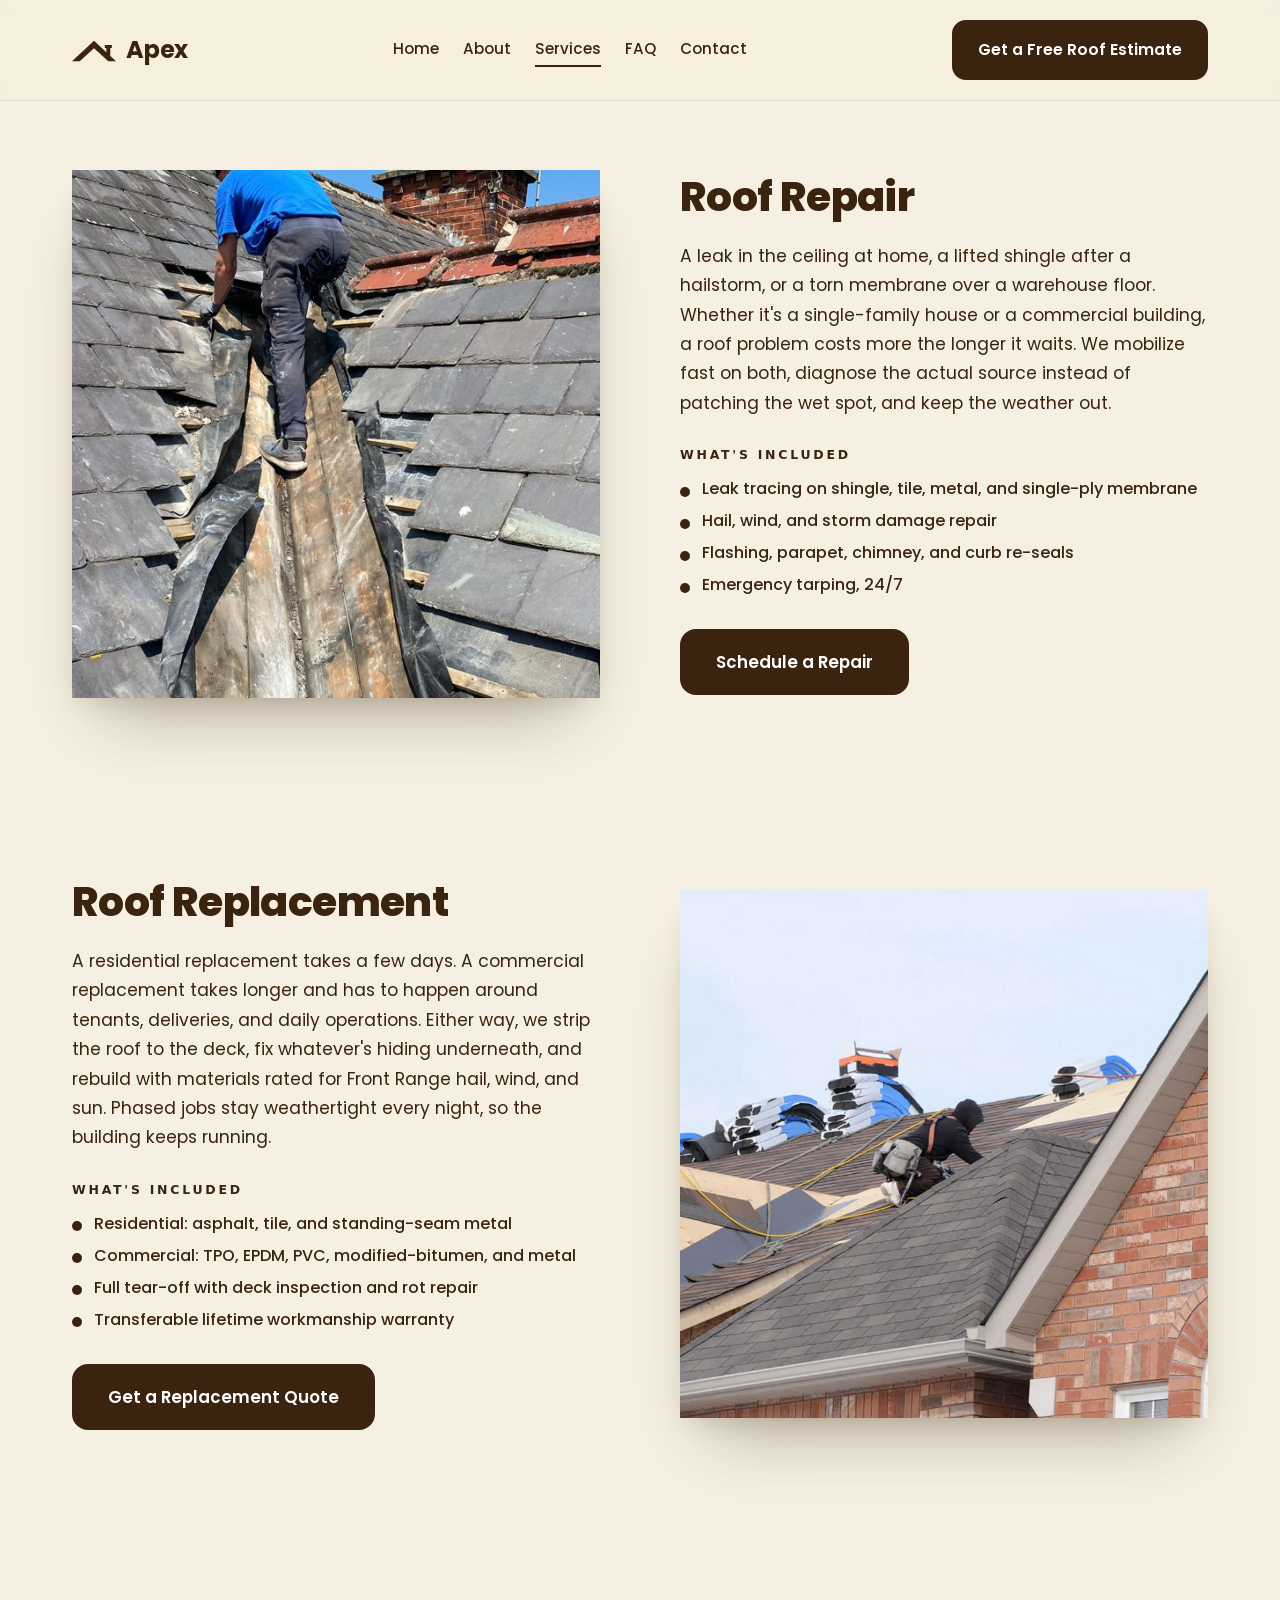
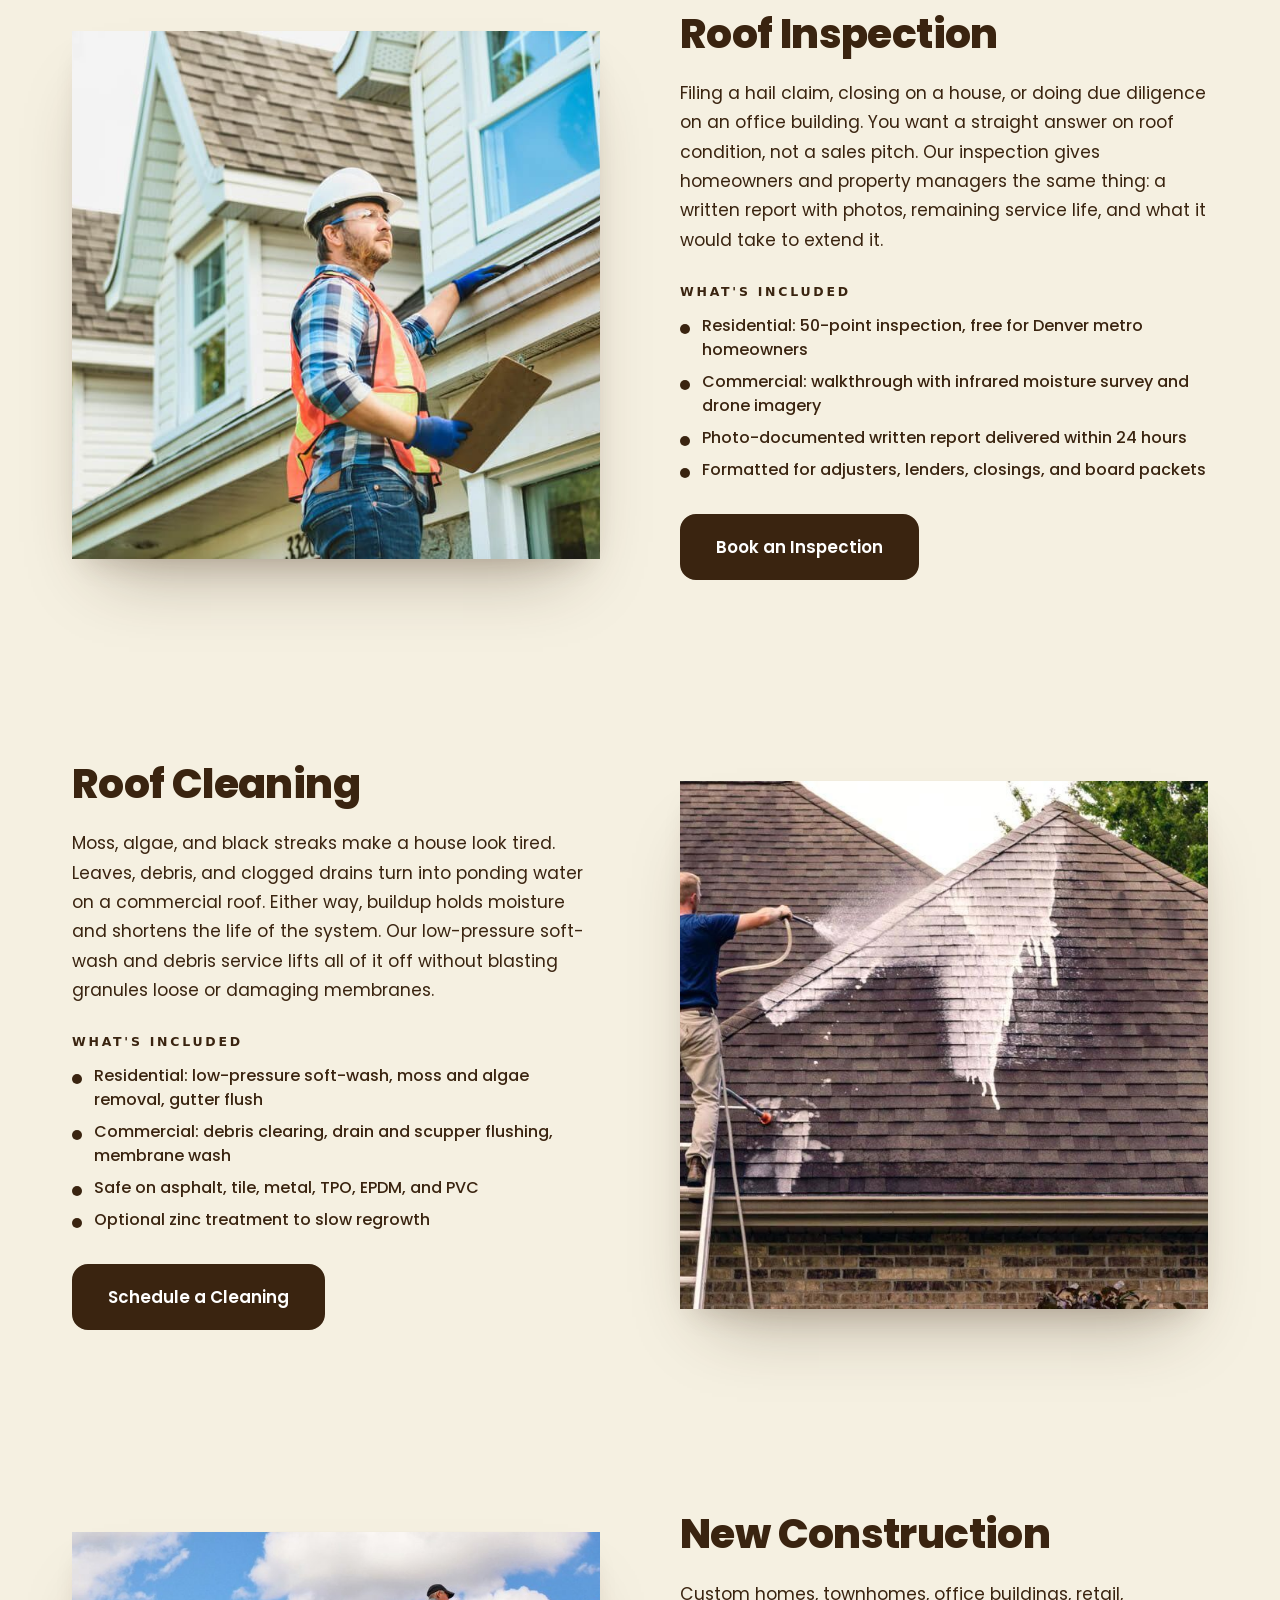
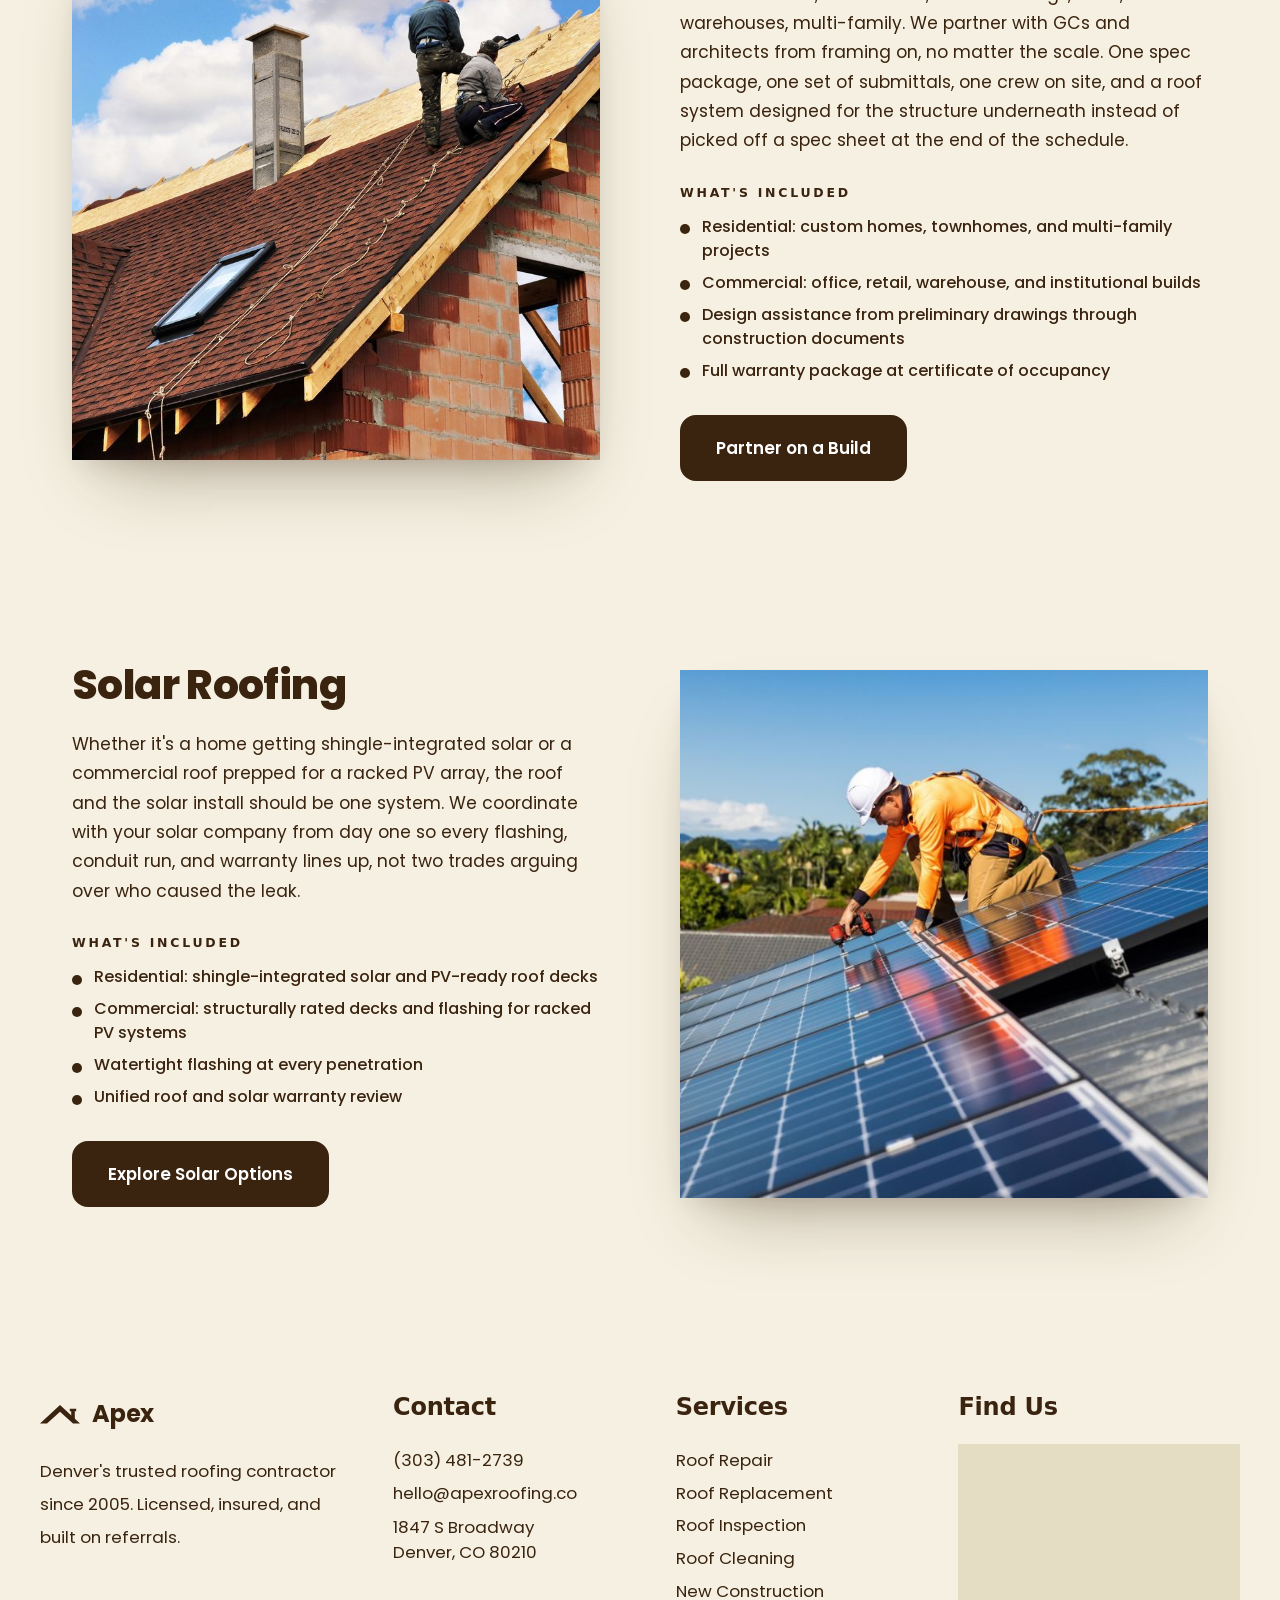
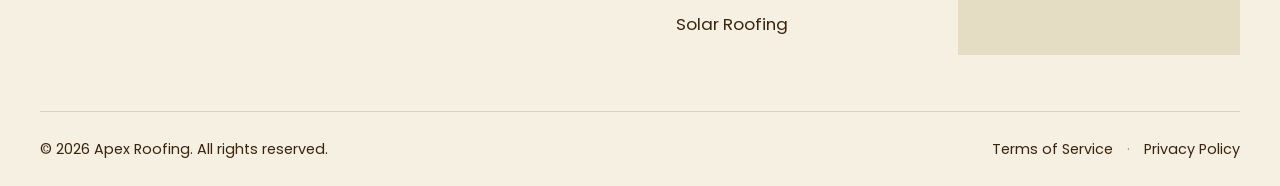
<file: services.html>
<!doctype html>
<html lang="en">
<head>
<meta charset="utf-8">
<style>html,body{background:#F5F0E1;margin:0}</style>
<meta name="viewport" content="width=device-width,initial-scale=1">
<title>Services | Apex Roofing Denver</title>
<meta name="description" content="Residential and commercial roofing in Denver: repair, replacement, inspection, cleaning, new construction, and solar. One team for homes and commercial property across Colorado.">
<meta name="theme-color" content="#F5F0E1">
<link rel="icon" href="data:image/svg+xml;utf8,<svg xmlns='http://www.w3.org/2000/svg' viewBox='0 0 200 125'><path fill='%233A2410' d='M149 41L181 41L181 54L174 54L174 93L156 93L156 54L149 54Z'/><path fill='%233A2410' d='M0 115L100 22L200 115L165 115L100 56L35 115Z'/></svg>">
<link rel="preconnect" href="https://fonts.googleapis.com">
<link rel="preconnect" href="https://fonts.gstatic.com" crossorigin>
<link href="https://fonts.googleapis.com/css2?family=Poppins:wght@400;500;600;700;800&display=swap" rel="stylesheet">
<link rel="stylesheet" href="styles.css?v=152">
</head>
<body class="rm">

<header class="rm-header">
  <div class="rm-wrap rm-header-in">
    <a class="rm-brand" href="index.html">
      <span class="rm-brand-ico" aria-hidden="true">
        <svg viewBox="0 0 200 125" xmlns="http://www.w3.org/2000/svg" fill="#3A2410"><path d="M 149 41 L 181 41 L 181 54 L 174 54 L 174 93 L 156 93 L 156 54 L 149 54 Z"/><path d="M 0 115 L 100 22 L 200 115 L 165 115 L 100 56 L 35 115 Z"/></svg>
      </span>
      <span class="rm-brand-name">Apex</span>
    </a>
    <nav class="rm-nav" aria-label="Primary">
      <a href="index.html">Home</a>
      <a href="about.html">About</a>
      <a href="services.html" class="rm-nav-active">Services</a>
      <a href="faq.html">FAQ</a>
      <a href="contact.html">Contact</a>
    </nav>
    <a class="rm-btn rm-btn-primary rm-header-cta" href="contact.html#quote">Get a Free Roof Estimate</a>
    <button class="rm-burger" aria-label="Open menu" aria-expanded="false" aria-controls="rm-mobile-menu" type="button">
      <span></span><span></span><span></span>
    </button>
  </div>
  <nav class="rm-mobile-menu" id="rm-mobile-menu" aria-label="Mobile">
    <a href="index.html">Home</a>
    <a href="about.html">About</a>
    <a href="services.html">Services</a>
    <a href="faq.html">FAQ</a>
    <a href="contact.html">Contact</a>
    <a class="rm-mobile-menu-cta" href="contact.html#quote">Get a Free Roof Estimate</a>
  </nav>
</header>

<section id="repair" class="rm-section rm-section-cream rm-service-block rm-service-block-first">
  <div class="rm-wrap">
    <div class="rm-service-row">
      <div class="rm-service-img reveal" style="background-image:url('pcard-1.jpg')"></div>
      <div class="rm-service-copy reveal">
        <h2>Roof Repair</h2>
        <p>A leak in the ceiling at home, a lifted shingle after a hailstorm, or a torn membrane over a warehouse floor. Whether it's a single-family house or a commercial building, a roof problem costs more the longer it waits. We mobilize fast on both, diagnose the actual source instead of patching the wet spot, and keep the weather out.</p>
        <div class="rm-service-detail">
          <h4>What's Included</h4>
          <ul>
            <li>Leak tracing on shingle, tile, metal, and single-ply membrane</li>
            <li>Hail, wind, and storm damage repair</li>
            <li>Flashing, parapet, chimney, and curb re-seals</li>
            <li>Emergency tarping, 24/7</li>
          </ul>
        </div>
        <a class="rm-btn rm-btn-primary rm-btn-lg" href="contact.html#quote">Schedule a Repair</a>
      </div>
    </div>
  </div>
</section>

<section id="replacement" class="rm-section rm-section-cream rm-service-block">
  <div class="rm-wrap">
    <div class="rm-service-row rm-reverse">
      <div class="rm-service-img reveal" style="background-image:url('pcard-2.jpg')"></div>
      <div class="rm-service-copy reveal">
        <h2>Roof Replacement</h2>
        <p>A residential replacement takes a few days. A commercial replacement takes longer and has to happen around tenants, deliveries, and daily operations. Either way, we strip the roof to the deck, fix whatever's hiding underneath, and rebuild with materials rated for Front Range hail, wind, and sun. Phased jobs stay weathertight every night, so the building keeps running.</p>
        <div class="rm-service-detail">
          <h4>What's Included</h4>
          <ul>
            <li>Residential: asphalt, tile, and standing-seam metal</li>
            <li>Commercial: TPO, EPDM, PVC, modified-bitumen, and metal</li>
            <li>Full tear-off with deck inspection and rot repair</li>
            <li>Transferable lifetime workmanship warranty</li>
          </ul>
        </div>
        <a class="rm-btn rm-btn-primary rm-btn-lg" href="contact.html#quote">Get a Replacement Quote</a>
      </div>
    </div>
  </div>
</section>

<section id="inspection" class="rm-section rm-section-cream rm-service-block">
  <div class="rm-wrap">
    <div class="rm-service-row">
      <div class="rm-service-img reveal" style="background-image:url('pcard-3.jpg')"></div>
      <div class="rm-service-copy reveal">
        <h2>Roof Inspection</h2>
        <p>Filing a hail claim, closing on a house, or doing due diligence on an office building. You want a straight answer on roof condition, not a sales pitch. Our inspection gives homeowners and property managers the same thing: a written report with photos, remaining service life, and what it would take to extend it.</p>
        <div class="rm-service-detail">
          <h4>What's Included</h4>
          <ul>
            <li>Residential: 50-point inspection, free for Denver metro homeowners</li>
            <li>Commercial: walkthrough with infrared moisture survey and drone imagery</li>
            <li>Photo-documented written report delivered within 24 hours</li>
            <li>Formatted for adjusters, lenders, closings, and board packets</li>
          </ul>
        </div>
        <a class="rm-btn rm-btn-primary rm-btn-lg" href="contact.html#quote">Book an Inspection</a>
      </div>
    </div>
  </div>
</section>

<section id="cleaning" class="rm-section rm-section-cream rm-service-block">
  <div class="rm-wrap">
    <div class="rm-service-row rm-reverse">
      <div class="rm-service-img reveal" style="background-image:url('pcard-4.jpg')"></div>
      <div class="rm-service-copy reveal">
        <h2>Roof Cleaning</h2>
        <p>Moss, algae, and black streaks make a house look tired. Leaves, debris, and clogged drains turn into ponding water on a commercial roof. Either way, buildup holds moisture and shortens the life of the system. Our low-pressure soft-wash and debris service lifts all of it off without blasting granules loose or damaging membranes.</p>
        <div class="rm-service-detail">
          <h4>What's Included</h4>
          <ul>
            <li>Residential: low-pressure soft-wash, moss and algae removal, gutter flush</li>
            <li>Commercial: debris clearing, drain and scupper flushing, membrane wash</li>
            <li>Safe on asphalt, tile, metal, TPO, EPDM, and PVC</li>
            <li>Optional zinc treatment to slow regrowth</li>
          </ul>
        </div>
        <a class="rm-btn rm-btn-primary rm-btn-lg" href="contact.html#quote">Schedule a Cleaning</a>
      </div>
    </div>
  </div>
</section>

<section id="new-construction" class="rm-section rm-section-cream rm-service-block">
  <div class="rm-wrap">
    <div class="rm-service-row">
      <div class="rm-service-img reveal" style="background-image:url('pcard-5.jpg')"></div>
      <div class="rm-service-copy reveal">
        <h2>New Construction</h2>
        <p>Custom homes, townhomes, office buildings, retail, warehouses, multi-family. We partner with GCs and architects from framing on, no matter the scale. One spec package, one set of submittals, one crew on site, and a roof system designed for the structure underneath instead of picked off a spec sheet at the end of the schedule.</p>
        <div class="rm-service-detail">
          <h4>What's Included</h4>
          <ul>
            <li>Residential: custom homes, townhomes, and multi-family projects</li>
            <li>Commercial: office, retail, warehouse, and institutional builds</li>
            <li>Design assistance from preliminary drawings through construction documents</li>
            <li>Full warranty package at certificate of occupancy</li>
          </ul>
        </div>
        <a class="rm-btn rm-btn-primary rm-btn-lg" href="contact.html#quote">Partner on a Build</a>
      </div>
    </div>
  </div>
</section>

<section id="solar" class="rm-section rm-section-cream rm-service-block">
  <div class="rm-wrap">
    <div class="rm-service-row rm-reverse">
      <div class="rm-service-img reveal" style="background-image:url('pcard-6.jpg')"></div>
      <div class="rm-service-copy reveal">
        <h2>Solar Roofing</h2>
        <p>Whether it's a home getting shingle-integrated solar or a commercial roof prepped for a racked PV array, the roof and the solar install should be one system. We coordinate with your solar company from day one so every flashing, conduit run, and warranty lines up, not two trades arguing over who caused the leak.</p>
        <div class="rm-service-detail">
          <h4>What's Included</h4>
          <ul>
            <li>Residential: shingle-integrated solar and PV-ready roof decks</li>
            <li>Commercial: structurally rated decks and flashing for racked PV systems</li>
            <li>Watertight flashing at every penetration</li>
            <li>Unified roof and solar warranty review</li>
          </ul>
        </div>
        <a class="rm-btn rm-btn-primary rm-btn-lg" href="contact.html#quote">Explore Solar Options</a>
      </div>
    </div>
  </div>
</section>

<footer class="rm-footer">
  <div class="rm-wrap rm-footer-in">
    <div class="rm-footer-col rm-footer-brand">
      <div class="rm-footer-logo">
        <span class="rm-footer-logo-ico" aria-hidden="true">
          <svg viewBox="0 0 200 125" xmlns="http://www.w3.org/2000/svg" fill="#797d81"><path d="M 149 41 L 181 41 L 181 54 L 174 54 L 174 93 L 156 93 L 156 54 L 149 54 Z"/><path d="M 0 115 L 100 22 L 200 115 L 165 115 L 100 56 L 35 115 Z"/></svg>
        </span>
        <span class="rm-footer-logo-name">Apex</span>
      </div>
      <p class="rm-footer-tag">Denver's trusted roofing contractor since 2005. Licensed, insured, and built on referrals.</p>
    </div>
    <div class="rm-footer-col">
      <h4>Contact</h4>
      <p><a href="tel:+13034812739">(303) 481-2739</a></p>
      <p><a href="mailto:hello@apexroofing.co">hello@apexroofing.co</a></p>
      <p class="rm-footer-addr">1847 S Broadway<br>Denver, CO 80210</p>
    </div>
    <div class="rm-footer-col">
      <h4>Services</h4>
      <p><a href="services.html#repair">Roof Repair</a></p>
      <p><a href="services.html#replacement">Roof Replacement</a></p>
      <p><a href="services.html#inspection">Roof Inspection</a></p>
      <p><a href="services.html#cleaning">Roof Cleaning</a></p>
      <p><a href="services.html#new-construction">New Construction</a></p>
      <p><a href="services.html#solar">Solar Roofing</a></p>
    </div>
    <div class="rm-footer-col rm-footer-map-col">
      <h4>Find Us</h4>
      <div class="rm-footer-map-wrap">
        <iframe class="rm-footer-map-frame" src="https://www.google.com/maps/embed?pb=!1m18!1m12!1m3!1d307.273601118053!2d-104.98801558275254!3d39.68311788252037!2m3!1f0!2f0!3f0!3m2!1i1024!2i768!4f13.1!3m3!1m2!1s0x876c7fb365747b71%3A0x1ec544ca3e8c1ab4!2s1847%20S%20Broadway%2C%20Denver%2C%20CO%2080210!5e0!3m2!1sen!2sus!4v1777005839709!5m2!1sen!2sus" allowfullscreen loading="lazy" referrerpolicy="no-referrer-when-downgrade" title="Apex Roofing location"></iframe>
      </div>
    </div>
  </div>
  <div class="rm-footer-bar">
    <span>&copy; 2026 Apex Roofing. All rights reserved.</span>
    <div class="rm-footer-bar-links">
      <a href="terms.html?v=2">Terms of Service</a>
      <span class="rm-footer-bar-dot" aria-hidden="true">&middot;</span>
      <a href="privacy.html?v=2">Privacy Policy</a>
    </div>
  </div>
</footer>

<a class="rm-mobile-call" href="tel:+13034812739">Call (303) 481-2739</a>

<script src="script.js?v=9"></script>
</body>
</html>
</file>
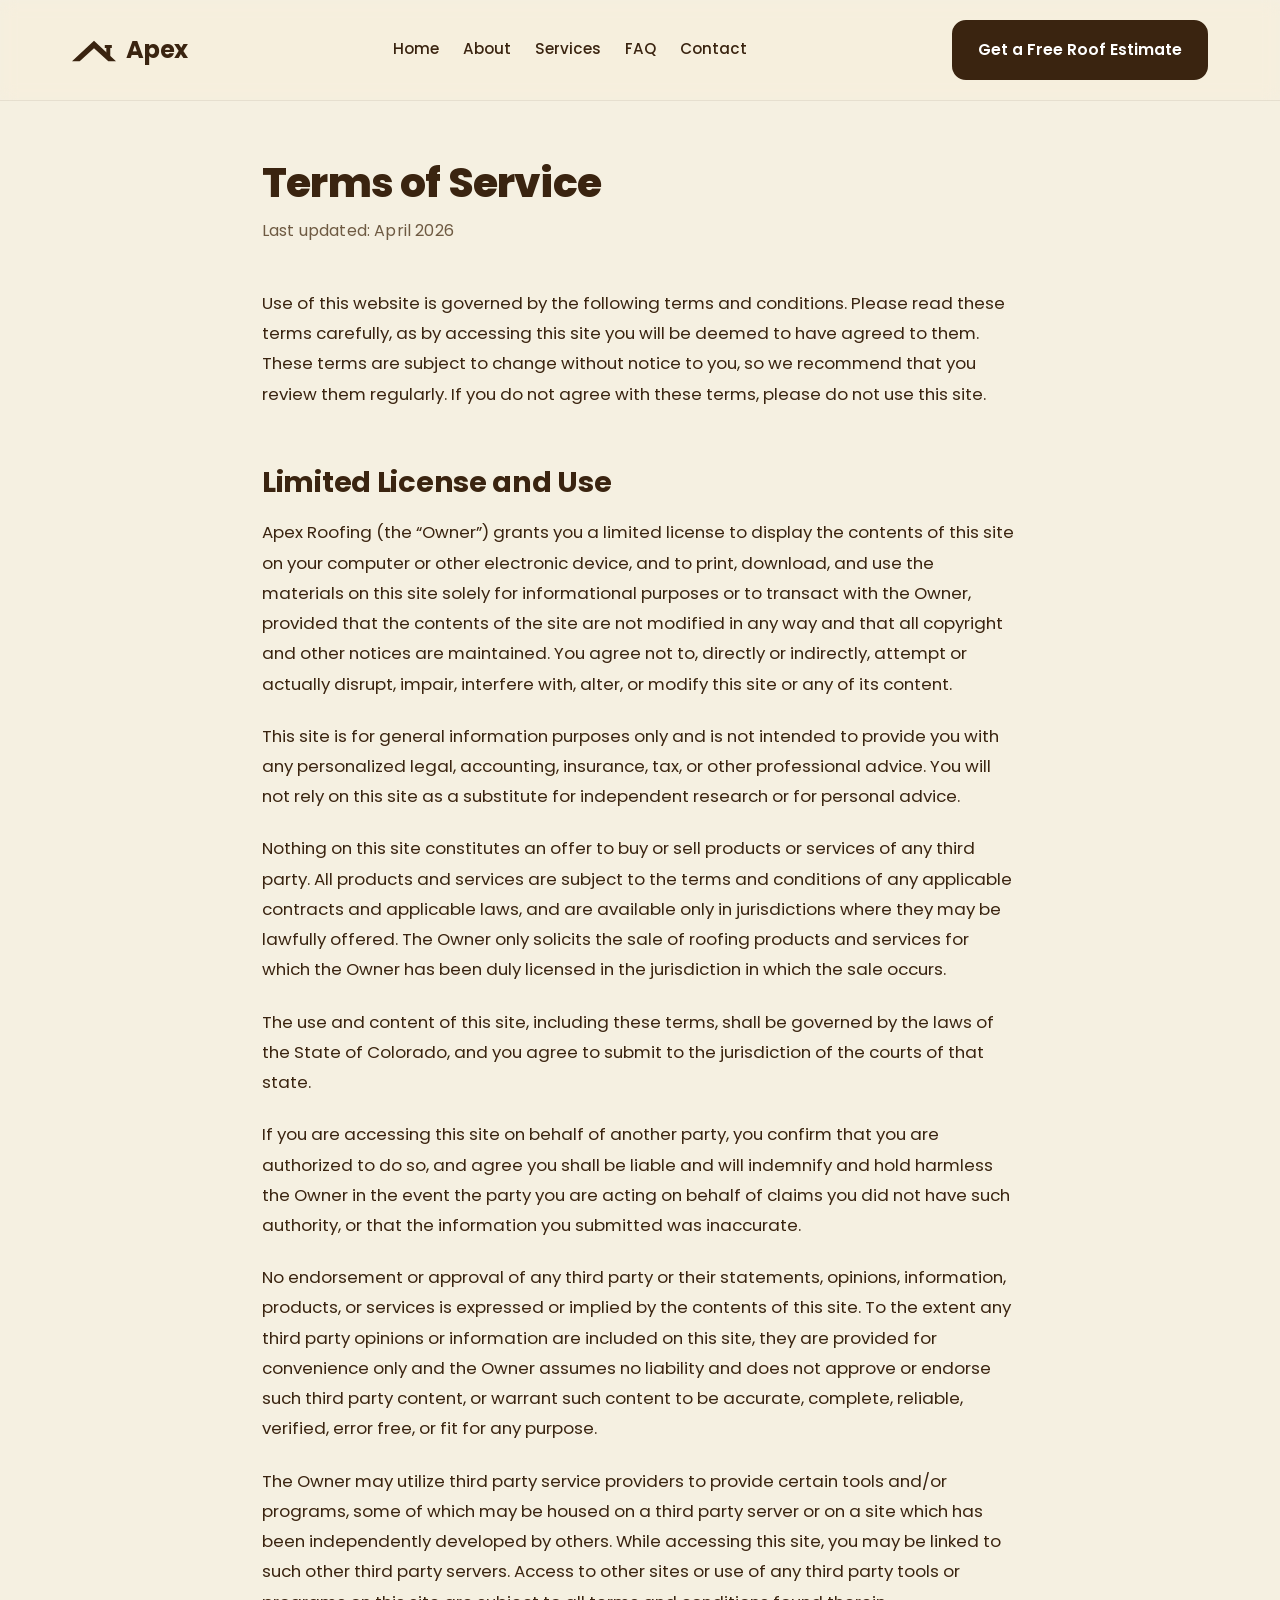
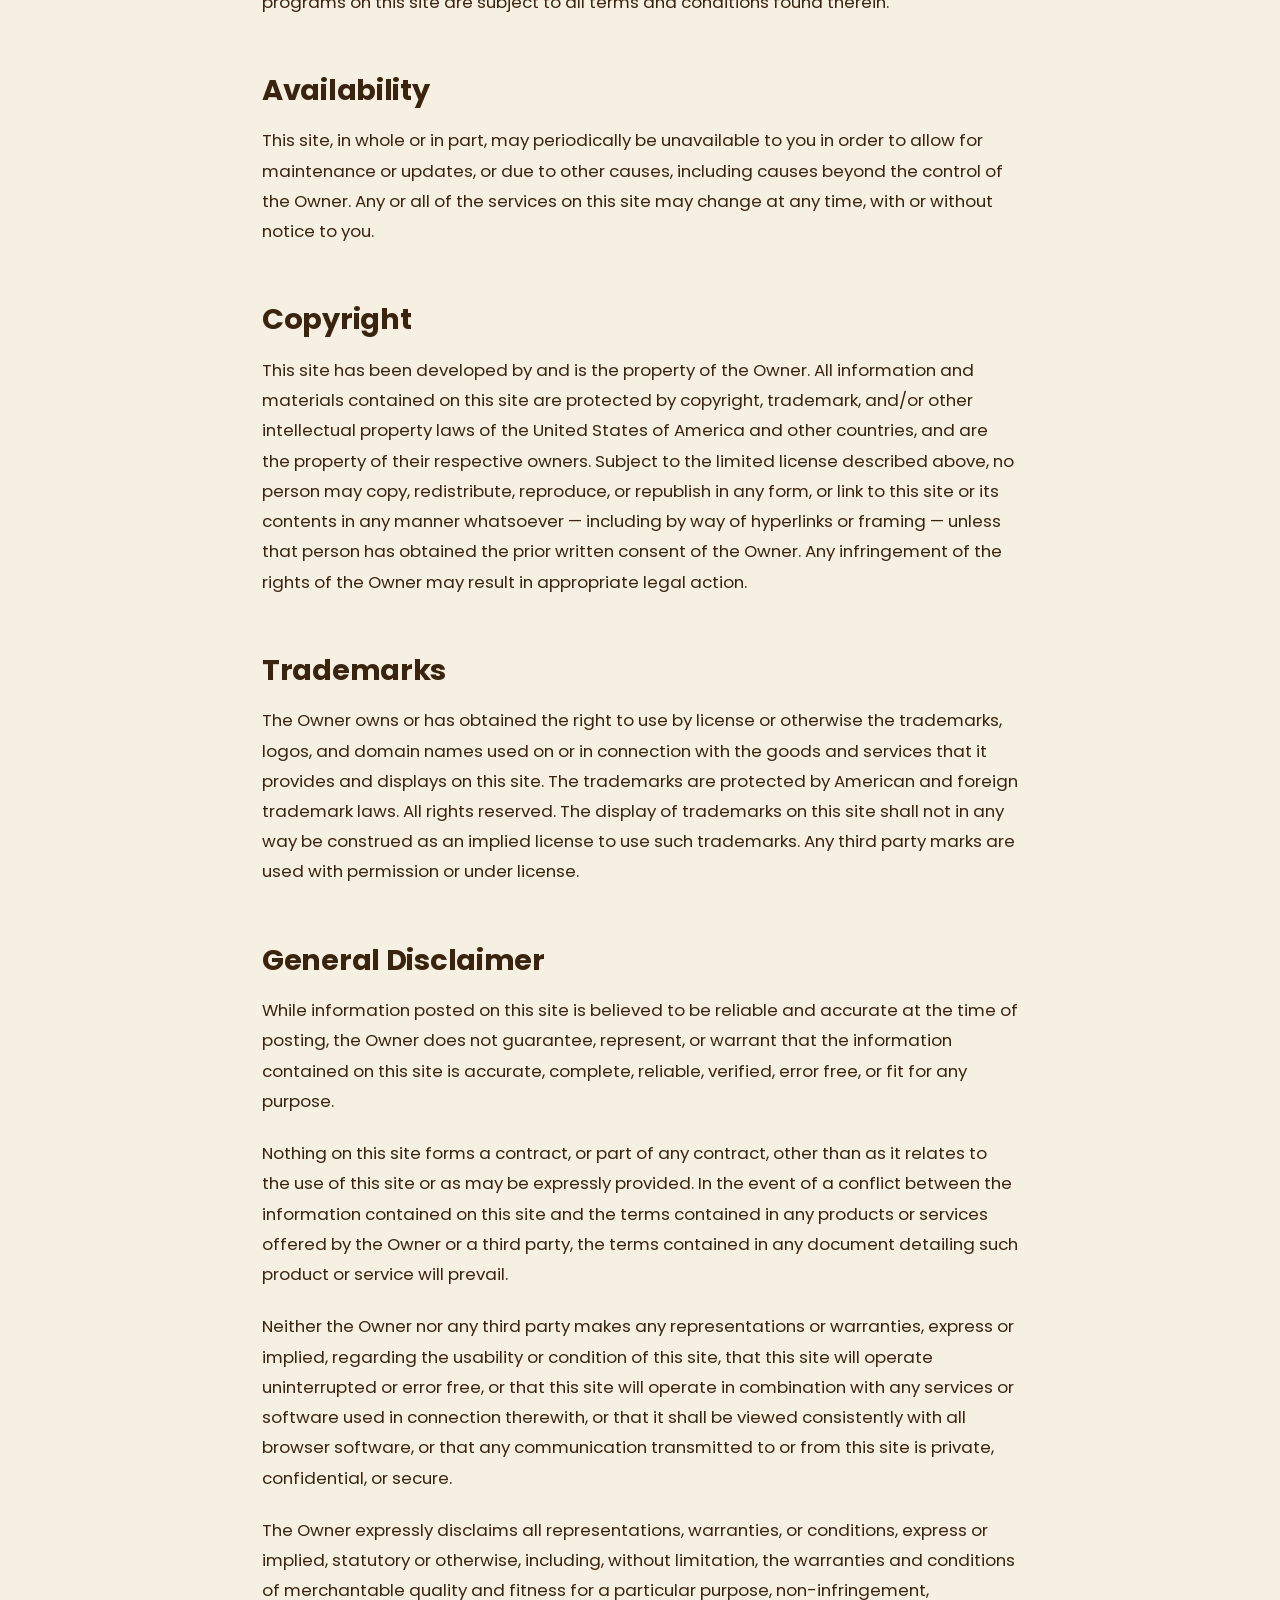
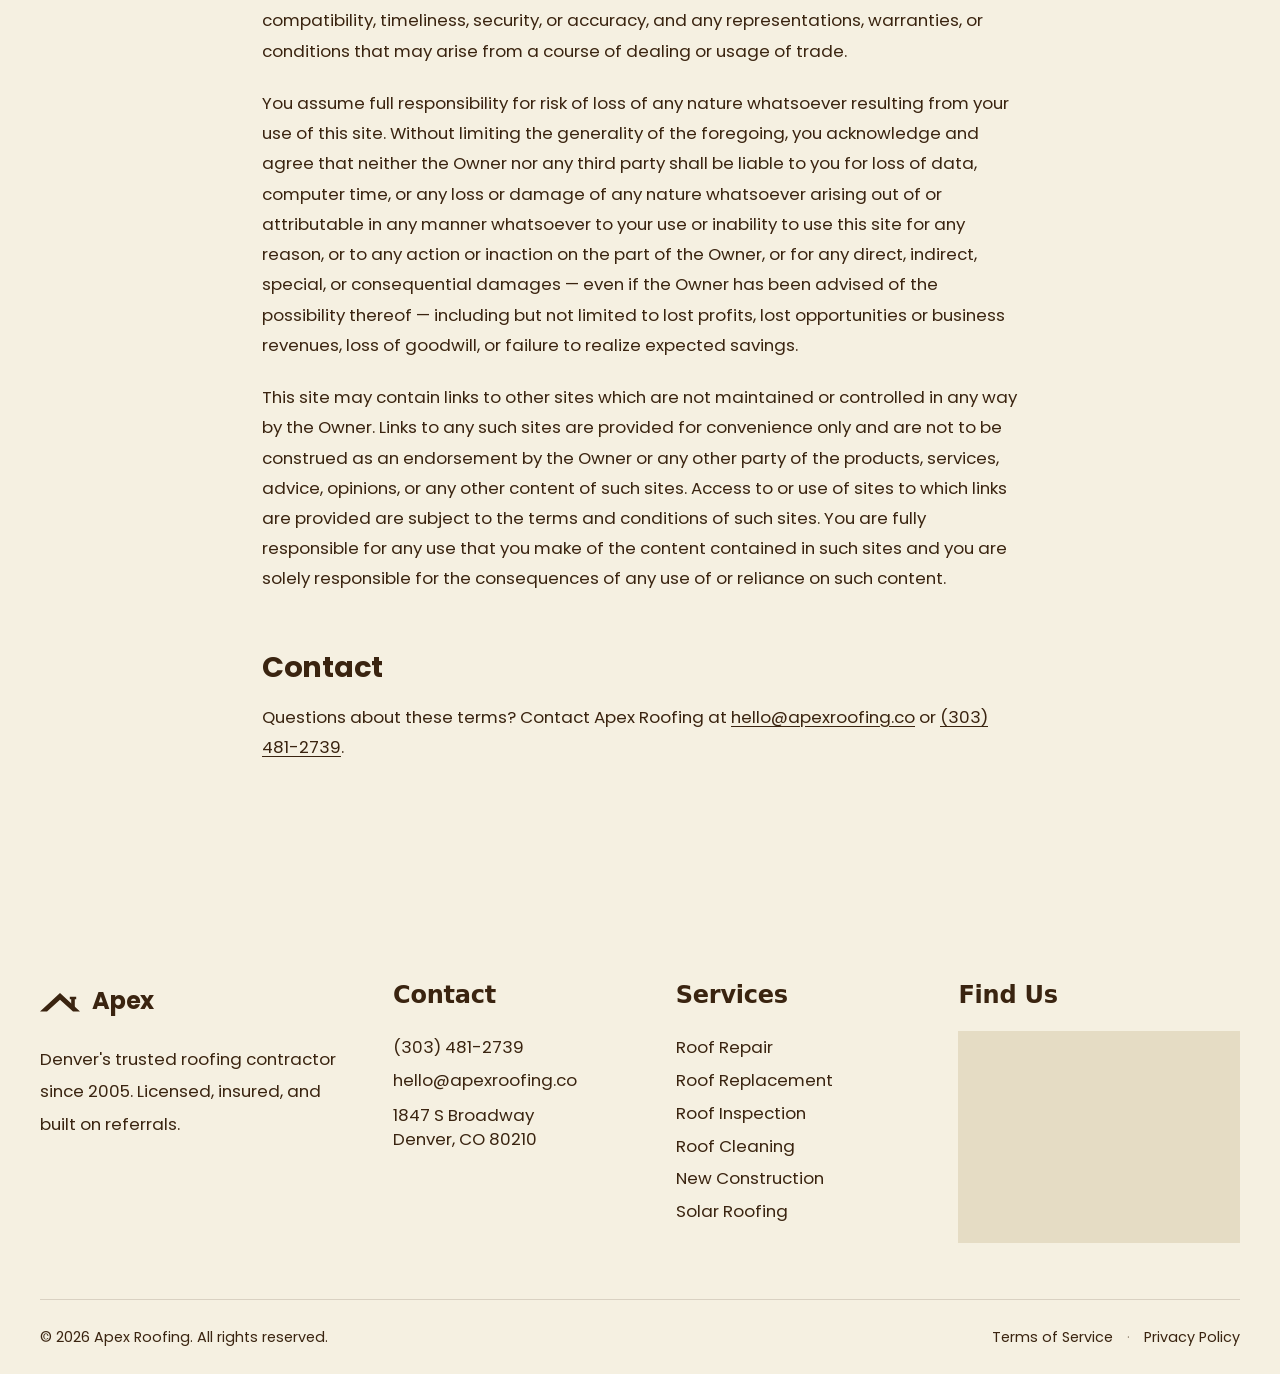
<file: terms.html>
<!doctype html>
<html lang="en">
<head>
<meta charset="utf-8">
<style>html,body{background:#F5F0E1;margin:0}</style>
<meta name="viewport" content="width=device-width,initial-scale=1">
<title>Terms of Service — Apex Roofing Denver</title>
<meta name="description" content="Apex Roofing Terms of Service. The terms and conditions that govern use of apexroofing.co and our services.">
<meta name="theme-color" content="#F5F0E1">
<link rel="icon" href="data:image/svg+xml;utf8,<svg xmlns='http://www.w3.org/2000/svg' viewBox='0 0 200 125'><path fill='%233A2410' d='M149 41L181 41L181 54L174 54L174 93L156 93L156 54L149 54Z'/><path fill='%233A2410' d='M0 115L100 22L200 115L165 115L100 56L35 115Z'/></svg>">
<link rel="preconnect" href="https://fonts.googleapis.com">
<link rel="preconnect" href="https://fonts.gstatic.com" crossorigin>
<link href="https://fonts.googleapis.com/css2?family=Poppins:wght@400;500;600;700;800&display=swap" rel="stylesheet">
<link rel="stylesheet" href="styles.css?v=152">
</head>
<body class="rm">

<header class="rm-header">
  <div class="rm-wrap rm-header-in">
    <a class="rm-brand" href="index.html">
      <span class="rm-brand-ico" aria-hidden="true">
        <svg viewBox="0 0 200 125" xmlns="http://www.w3.org/2000/svg" fill="#3A2410"><path d="M 149 41 L 181 41 L 181 54 L 174 54 L 174 93 L 156 93 L 156 54 L 149 54 Z"/><path d="M 0 115 L 100 22 L 200 115 L 165 115 L 100 56 L 35 115 Z"/></svg>
      </span>
      <span class="rm-brand-name">Apex</span>
    </a>
    <nav class="rm-nav" aria-label="Primary">
      <a href="index.html">Home</a>
      <a href="about.html">About</a>
      <a href="services.html">Services</a>
      <a href="faq.html">FAQ</a>
      <a href="contact.html">Contact</a>
    </nav>
    <a class="rm-btn rm-btn-primary rm-header-cta" href="index.html#quote">Get a Free Roof Estimate</a>
    <button class="rm-burger" aria-label="Open menu" aria-expanded="false" aria-controls="rm-mobile-menu" type="button">
      <span></span><span></span><span></span>
    </button>
  </div>
  <nav class="rm-mobile-menu" id="rm-mobile-menu" aria-label="Mobile">
    <a href="index.html">Home</a>
    <a href="about.html">About</a>
    <a href="services.html">Services</a>
    <a href="faq.html">FAQ</a>
    <a href="contact.html">Contact</a>
    <a class="rm-mobile-menu-cta" href="index.html#quote">Get a Free Roof Estimate</a>
  </nav>
</header>

<section class="rm-legal">
  <div class="rm-legal-wrap">
    <h1 class="rm-legal-title">Terms of Service</h1>
    <div class="rm-legal-meta">Last updated: April 2026</div>
    <p>Use of this website is governed by the following terms and conditions. Please read these terms carefully, as by accessing this site you will be deemed to have agreed to them. These terms are subject to change without notice to you, so we recommend that you review them regularly. If you do not agree with these terms, please do not use this site.</p>

    <h2>Limited License and Use</h2>
    <p>Apex Roofing (the &ldquo;Owner&rdquo;) grants you a limited license to display the contents of this site on your computer or other electronic device, and to print, download, and use the materials on this site solely for informational purposes or to transact with the Owner, provided that the contents of the site are not modified in any way and that all copyright and other notices are maintained. You agree not to, directly or indirectly, attempt or actually disrupt, impair, interfere with, alter, or modify this site or any of its content.</p>

    <p>This site is for general information purposes only and is not intended to provide you with any personalized legal, accounting, insurance, tax, or other professional advice. You will not rely on this site as a substitute for independent research or for personal advice.</p>

    <p>Nothing on this site constitutes an offer to buy or sell products or services of any third party. All products and services are subject to the terms and conditions of any applicable contracts and applicable laws, and are available only in jurisdictions where they may be lawfully offered. The Owner only solicits the sale of roofing products and services for which the Owner has been duly licensed in the jurisdiction in which the sale occurs.</p>

    <p>The use and content of this site, including these terms, shall be governed by the laws of the State of Colorado, and you agree to submit to the jurisdiction of the courts of that state.</p>

    <p>If you are accessing this site on behalf of another party, you confirm that you are authorized to do so, and agree you shall be liable and will indemnify and hold harmless the Owner in the event the party you are acting on behalf of claims you did not have such authority, or that the information you submitted was inaccurate.</p>

    <p>No endorsement or approval of any third party or their statements, opinions, information, products, or services is expressed or implied by the contents of this site. To the extent any third party opinions or information are included on this site, they are provided for convenience only and the Owner assumes no liability and does not approve or endorse such third party content, or warrant such content to be accurate, complete, reliable, verified, error free, or fit for any purpose.</p>

    <p>The Owner may utilize third party service providers to provide certain tools and/or programs, some of which may be housed on a third party server or on a site which has been independently developed by others. While accessing this site, you may be linked to such other third party servers. Access to other sites or use of any third party tools or programs on this site are subject to all terms and conditions found therein.</p>

    <h2>Availability</h2>
    <p>This site, in whole or in part, may periodically be unavailable to you in order to allow for maintenance or updates, or due to other causes, including causes beyond the control of the Owner. Any or all of the services on this site may change at any time, with or without notice to you.</p>

    <h2>Copyright</h2>
    <p>This site has been developed by and is the property of the Owner. All information and materials contained on this site are protected by copyright, trademark, and/or other intellectual property laws of the United States of America and other countries, and are the property of their respective owners. Subject to the limited license described above, no person may copy, redistribute, reproduce, or republish in any form, or link to this site or its contents in any manner whatsoever &mdash; including by way of hyperlinks or framing &mdash; unless that person has obtained the prior written consent of the Owner. Any infringement of the rights of the Owner may result in appropriate legal action.</p>

    <h2>Trademarks</h2>
    <p>The Owner owns or has obtained the right to use by license or otherwise the trademarks, logos, and domain names used on or in connection with the goods and services that it provides and displays on this site. The trademarks are protected by American and foreign trademark laws. All rights reserved. The display of trademarks on this site shall not in any way be construed as an implied license to use such trademarks. Any third party marks are used with permission or under license.</p>

    <h2>General Disclaimer</h2>
    <p>While information posted on this site is believed to be reliable and accurate at the time of posting, the Owner does not guarantee, represent, or warrant that the information contained on this site is accurate, complete, reliable, verified, error free, or fit for any purpose.</p>

    <p>Nothing on this site forms a contract, or part of any contract, other than as it relates to the use of this site or as may be expressly provided. In the event of a conflict between the information contained on this site and the terms contained in any products or services offered by the Owner or a third party, the terms contained in any document detailing such product or service will prevail.</p>

    <p>Neither the Owner nor any third party makes any representations or warranties, express or implied, regarding the usability or condition of this site, that this site will operate uninterrupted or error free, or that this site will operate in combination with any services or software used in connection therewith, or that it shall be viewed consistently with all browser software, or that any communication transmitted to or from this site is private, confidential, or secure.</p>

    <p>The Owner expressly disclaims all representations, warranties, or conditions, express or implied, statutory or otherwise, including, without limitation, the warranties and conditions of merchantable quality and fitness for a particular purpose, non-infringement, compatibility, timeliness, security, or accuracy, and any representations, warranties, or conditions that may arise from a course of dealing or usage of trade.</p>

    <p>You assume full responsibility for risk of loss of any nature whatsoever resulting from your use of this site. Without limiting the generality of the foregoing, you acknowledge and agree that neither the Owner nor any third party shall be liable to you for loss of data, computer time, or any loss or damage of any nature whatsoever arising out of or attributable in any manner whatsoever to your use or inability to use this site for any reason, or to any action or inaction on the part of the Owner, or for any direct, indirect, special, or consequential damages &mdash; even if the Owner has been advised of the possibility thereof &mdash; including but not limited to lost profits, lost opportunities or business revenues, loss of goodwill, or failure to realize expected savings.</p>

    <p>This site may contain links to other sites which are not maintained or controlled in any way by the Owner. Links to any such sites are provided for convenience only and are not to be construed as an endorsement by the Owner or any other party of the products, services, advice, opinions, or any other content of such sites. Access to or use of sites to which links are provided are subject to the terms and conditions of such sites. You are fully responsible for any use that you make of the content contained in such sites and you are solely responsible for the consequences of any use of or reliance on such content.</p>

    <h2>Contact</h2>
    <p>Questions about these terms? Contact Apex Roofing at <a href="mailto:hello@apexroofing.co">hello@apexroofing.co</a> or <a href="tel:+13034812739">(303) 481-2739</a>.</p>
  </div>
</section>

<footer class="rm-footer" id="contact">
  <div class="rm-wrap rm-footer-in">
    <div class="rm-footer-col rm-footer-brand">
      <div class="rm-footer-logo">
        <span class="rm-footer-logo-ico" aria-hidden="true">
          <svg viewBox="0 0 200 125" xmlns="http://www.w3.org/2000/svg" fill="#797d81"><path d="M 149 41 L 181 41 L 181 54 L 174 54 L 174 93 L 156 93 L 156 54 L 149 54 Z"/><path d="M 0 115 L 100 22 L 200 115 L 165 115 L 100 56 L 35 115 Z"/></svg>
        </span>
        <span class="rm-footer-logo-name">Apex</span>
      </div>
      <p class="rm-footer-tag">Denver's trusted roofing contractor since 2005. Licensed, insured, and built on referrals.</p>
    </div>
    <div class="rm-footer-col">
      <h4>Contact</h4>
      <p><a href="tel:+13034812739">(303) 481-2739</a></p>
      <p><a href="mailto:hello@apexroofing.co">hello@apexroofing.co</a></p>
      <p class="rm-footer-addr">1847 S Broadway<br>Denver, CO 80210</p>
    </div>
    <div class="rm-footer-col">
      <h4>Services</h4>
      <p><a href="services.html#repair">Roof Repair</a></p>
      <p><a href="services.html#replacement">Roof Replacement</a></p>
      <p><a href="services.html#inspection">Roof Inspection</a></p>
      <p><a href="services.html#cleaning">Roof Cleaning</a></p>
      <p><a href="services.html#new-construction">New Construction</a></p>
      <p><a href="services.html#solar">Solar Roofing</a></p>
    </div>
    <div class="rm-footer-col rm-footer-map-col">
      <h4>Find Us</h4>
      <div class="rm-footer-map-wrap">
        <iframe class="rm-footer-map-frame" src="https://www.google.com/maps/embed?pb=!1m18!1m12!1m3!1d307.273601118053!2d-104.98801558275254!3d39.68311788252037!2m3!1f0!2f0!3f0!3m2!1i1024!2i768!4f13.1!3m3!1m2!1s0x876c7fb365747b71%3A0x1ec544ca3e8c1ab4!2s1847%20S%20Broadway%2C%20Denver%2C%20CO%2080210!5e0!3m2!1sen!2sus!4v1777005839709!5m2!1sen!2sus" allowfullscreen loading="lazy" referrerpolicy="no-referrer-when-downgrade" title="Apex Roofing location"></iframe>
      </div>
    </div>
  </div>
  <div class="rm-footer-bar">
    <span>&copy; 2026 Apex Roofing. All rights reserved.</span>
    <div class="rm-footer-bar-links">
      <a href="terms.html?v=2">Terms of Service</a>
      <span class="rm-footer-bar-dot" aria-hidden="true">&middot;</span>
      <a href="privacy.html?v=2">Privacy Policy</a>
    </div>
  </div>
</footer>

<a class="rm-mobile-call" href="tel:+13034812739">Call (303) 481-2739</a>

<script src="script.js?v=9"></script>
</body>
</html>
</file>
<file: styles.css>
:root{
  --brand:#ff5e2b;
  --brand-dark:#e04a1b;
  --brand-soft:#fff1e8;
  --ink:#0d1117;
  --ink-2:#1a1f2b;
  --bg:#f8f5ef;
  --gold:#f5b942;
  --muted:#6b7280;
  --line:#e6e2d7;
  --white:#ffffff;
  --shadow-sm:0 2px 6px rgba(13,17,23,.06);
  --shadow-md:0 10px 30px rgba(13,17,23,.10);
  --shadow-lg:0 24px 60px rgba(13,17,23,.18);
  --radius:14px;
  --radius-sm:10px;
  --radius-lg:22px;
  --container:1200px;
  --header-h:76px;
}
*{box-sizing:border-box}
html{scroll-behavior:smooth}
body{
  margin:0;
  background:var(--bg);
  color:var(--ink);
  font-family:'DM Sans',system-ui,-apple-system,Segoe UI,Roboto,sans-serif;
  font-size:16px;
  line-height:1.6;
  -webkit-font-smoothing:antialiased;
}
img{max-width:100%;display:block}
a{color:inherit;text-decoration:none}
button{font-family:inherit;cursor:pointer}
h1,h2,h3,h4,h5{
  font-family:'Space Grotesk',system-ui,sans-serif;
  font-weight:700;
  letter-spacing:-0.02em;
  line-height:1.1;
  color:var(--ink);
  margin:0 0 .4em;
}
h1{font-size:clamp(2.2rem,5vw,3.8rem)}
h2{font-size:clamp(1.8rem,3.6vw,2.6rem)}
h3{font-size:1.35rem}
p{margin:0 0 1em}
.container{max-width:var(--container);margin:0 auto;padding:0 24px}
.eyebrow{
  font-family:'Space Grotesk',sans-serif;
  font-size:.78rem;
  letter-spacing:.18em;
  text-transform:uppercase;
  color:var(--brand);
  font-weight:600;
}
.accent{color:var(--brand)}

/* ===== Top Bar ===== */
.topbar{
  background:var(--ink);
  color:#e6e6e6;
  font-size:.86rem;
  padding:8px 0;
}
.topbar .container{
  display:flex;
  align-items:center;
  justify-content:space-between;
  gap:16px;
}
.topbar-left{display:flex;align-items:center;gap:8px}
.topbar-left .dot{
  width:8px;height:8px;border-radius:50%;
  background:var(--brand);
  box-shadow:0 0 0 4px rgba(255,94,43,.18);
}
.topbar-right a{color:#fff;font-weight:600;display:inline-flex;align-items:center;gap:6px}
.topbar-right a:hover{color:var(--brand)}

/* ===== Header ===== */
.site-header{
  position:sticky;top:0;z-index:50;
  background:rgba(248,245,239,.55);
  backdrop-filter:saturate(180%) blur(18px);
  -webkit-backdrop-filter:saturate(180%) blur(18px);
  border-bottom:1px solid rgba(0,0,0,.05);
  transition:box-shadow .2s ease, border-color .2s ease, background .2s ease;
}
.site-header.scrolled{
  box-shadow:var(--shadow-sm);
  border-bottom-color:var(--line);
  background:rgba(248,245,239,.65);
}
.header-inner{
  display:flex;align-items:center;justify-content:space-between;
  height:var(--header-h);gap:24px;
}
.logo{display:flex;align-items:center;gap:10px;font-family:'Space Grotesk',sans-serif;font-weight:700;font-size:1.3rem;letter-spacing:-.02em}
.logo svg{width:34px;height:34px;flex-shrink:0}
.logo .word{color:var(--ink)}
.logo .word .dot{color:var(--brand)}
.nav{display:flex;align-items:center;gap:28px}
.nav a{
  font-weight:500;font-size:.98rem;color:var(--ink);
  position:relative;padding:6px 0;
}
.nav a:hover{color:var(--brand)}
.nav a.active{color:var(--brand)}
.nav a.active::after{
  content:"";position:absolute;left:0;right:0;bottom:-2px;height:2px;
  background:var(--brand);border-radius:2px;
}
.header-cta{display:flex;align-items:center;gap:14px}
.header-cta .phone{font-weight:600;color:var(--ink);display:inline-flex;align-items:center;gap:6px}
.header-cta .phone:hover{color:var(--brand)}

/* ===== Buttons ===== */
.btn{
  display:inline-flex;align-items:center;justify-content:center;gap:8px;
  padding:14px 22px;border-radius:10px;font-weight:600;font-size:1rem;
  font-family:'Space Grotesk',sans-serif;
  border:2px solid transparent;transition:transform .15s ease, background .2s ease, color .2s ease, border-color .2s ease, box-shadow .2s ease;
  white-space:nowrap;
}
.btn:hover{transform:translateY(-2px)}
.btn-primary{background:var(--brand);color:#fff;border-color:var(--brand);box-shadow:0 8px 20px rgba(255,94,43,.28)}
.btn-primary:hover{background:var(--brand-dark);border-color:var(--brand-dark)}
.btn-outline{background:transparent;color:var(--ink);border-color:var(--ink)}
.btn-outline:hover{background:var(--ink);color:#fff}
.btn-outline-light{background:transparent;color:#fff;border-color:#fff}
.btn-outline-light:hover{background:#fff;color:var(--ink)}
.btn-dark{background:var(--ink);color:#fff;border-color:var(--ink)}
.btn-dark:hover{background:#000}
.btn-sm{padding:10px 16px;font-size:.9rem}

/* ===== Burger ===== */
.burger{
  display:none;background:none;border:0;width:40px;height:40px;
  align-items:center;justify-content:center;
}
.burger span{display:block;width:22px;height:2px;background:var(--ink);position:relative}
.burger span::before,.burger span::after{
  content:"";position:absolute;left:0;right:0;height:2px;background:var(--ink);
}
.burger span::before{top:-7px}
.burger span::after{top:7px}

/* ===== Hero ===== */
.hero{
  position:relative;
  background:var(--ink);
  color:#fff;
  padding:90px 0 160px;
  overflow:hidden;
  isolation:isolate;
}
.hero::before{
  content:"";position:absolute;inset:0;z-index:-1;
  background:
    radial-gradient(600px 400px at 15% 20%, rgba(255,94,43,.28), transparent 70%),
    radial-gradient(500px 350px at 85% 80%, rgba(255,94,43,.18), transparent 70%);
}
.hero::after{
  content:"";position:absolute;inset:0;z-index:-1;opacity:.18;
  background-image:
    linear-gradient(115deg, transparent 49.5%, rgba(255,255,255,.08) 49.5%, rgba(255,255,255,.08) 50.5%, transparent 50.5%);
  background-size:38px 38px;
}
.hero-grid{
  display:grid;grid-template-columns:1.15fr 1fr;gap:60px;align-items:center;
}
.hero-pill{
  display:inline-flex;align-items:center;gap:8px;
  background:rgba(255,94,43,.15);
  color:#ffd6c3;
  border:1px solid rgba(255,94,43,.35);
  padding:8px 14px;border-radius:999px;
  font-size:.82rem;font-weight:600;letter-spacing:.04em;
  font-family:'Space Grotesk',sans-serif;
  margin-bottom:22px;
}
.hero-pill .pulse{
  width:8px;height:8px;border-radius:50%;background:var(--brand);
  box-shadow:0 0 0 4px rgba(255,94,43,.25);
}
.hero h1{color:#fff;margin-bottom:18px}
.hero h1 .accent{color:var(--brand)}
.hero-sub{
  color:rgba(255,255,255,.78);
  font-size:1.12rem;max-width:540px;margin-bottom:32px;
}
.hero-ctas{display:flex;flex-wrap:wrap;gap:14px;margin-bottom:40px}
.hero .btn-outline{color:#fff;border-color:rgba(255,255,255,.5)}
.hero .btn-outline:hover{background:#fff;color:var(--ink);border-color:#fff}
.trust-strip{
  display:flex;flex-wrap:wrap;gap:28px;align-items:center;
  padding-top:28px;border-top:1px solid rgba(255,255,255,.12);
}
.trust-item{display:flex;flex-direction:column;gap:2px}
.trust-item .n{font-family:'Space Grotesk',sans-serif;font-weight:700;font-size:1.45rem;color:#fff}
.trust-item .l{font-size:.82rem;color:rgba(255,255,255,.6);letter-spacing:.04em;text-transform:uppercase}

/* Hero visual */
.hero-visual{position:relative;justify-self:end;width:100%;max-width:480px}
.hero-card{
  position:relative;aspect-ratio:3/4;border-radius:var(--radius-lg);
  overflow:hidden;box-shadow:var(--shadow-lg);
  background:#222;
}
.hero-card img{width:100%;height:100%;object-fit:cover}
.hero-tag{
  position:absolute;top:22px;right:-14px;
  background:var(--brand);color:#fff;
  padding:10px 16px;border-radius:8px;
  font-family:'Space Grotesk',sans-serif;font-weight:700;font-size:.88rem;
  transform:rotate(4deg);
  box-shadow:0 8px 24px rgba(255,94,43,.4);
  letter-spacing:.02em;
}
.hero-rating{
  position:absolute;left:-24px;bottom:30px;
  background:#fff;color:var(--ink);
  padding:14px 18px;border-radius:14px;
  box-shadow:var(--shadow-lg);
  display:flex;align-items:center;gap:12px;min-width:220px;
}
.hero-rating .stars{color:var(--gold);font-size:1rem;letter-spacing:2px}
.hero-rating .big{font-family:'Space Grotesk',sans-serif;font-weight:700;font-size:1.3rem;line-height:1}
.hero-rating .sm{font-size:.75rem;color:var(--muted);margin-top:2px}

/* ===== Quote card (overlaps hero) ===== */
.quote-section{position:relative;margin-top:-110px;z-index:10;padding-bottom:80px}
.quote-card{
  background:#fff;border-radius:var(--radius-lg);
  box-shadow:var(--shadow-lg);
  overflow:hidden;position:relative;
  border:1px solid var(--line);
}
.quote-card::before{
  content:"";position:absolute;top:0;left:0;right:0;height:5px;
  background:linear-gradient(90deg, var(--brand), var(--gold));
}
.quote-inner{display:grid;grid-template-columns:1fr 1.3fr;gap:40px;padding:40px}
.quote-intro h2{font-size:1.7rem;margin-bottom:14px}
.quote-intro .sub{color:var(--muted);margin-bottom:22px}
.quote-bullets{list-style:none;padding:0;margin:0;display:flex;flex-direction:column;gap:12px}
.quote-bullets li{display:flex;align-items:flex-start;gap:10px;font-size:.98rem}
.quote-bullets .check{
  width:22px;height:22px;border-radius:50%;background:var(--brand-soft);color:var(--brand);
  display:flex;align-items:center;justify-content:center;flex-shrink:0;
  font-weight:700;font-size:.85rem;
}

/* ===== Forms ===== */
.form-row{display:grid;grid-template-columns:1fr 1fr;gap:12px;margin-bottom:12px}
.form-field{display:flex;flex-direction:column}
.form-field.full{grid-column:1/-1}
.form-field label{
  font-size:.78rem;font-weight:600;color:var(--ink);text-transform:uppercase;
  letter-spacing:.06em;margin-bottom:6px;font-family:'Space Grotesk',sans-serif;
}
.form-field input, .form-field select, .form-field textarea{
  padding:13px 14px;border:1.5px solid var(--line);border-radius:10px;
  background:#fff;color:var(--ink);font-size:.98rem;font-family:inherit;
  transition:border-color .15s ease, box-shadow .15s ease;
}
.form-field input:focus, .form-field select:focus, .form-field textarea:focus{
  outline:none;border-color:var(--brand);
  box-shadow:0 0 0 4px rgba(255,94,43,.12);
}
.form-field.error input, .form-field.error select, .form-field.error textarea{border-color:#dc2626}
.form-err{font-size:.78rem;color:#dc2626;margin-top:4px;display:none}
.form-field.error .form-err{display:block}
.form-submit{width:100%;margin-top:6px}

/* ===== Section primitives ===== */
section{padding:90px 0}
.section-head{text-align:center;max-width:720px;margin:0 auto 60px}
.section-head h2{margin-bottom:14px}
.section-head p{color:var(--muted);font-size:1.1rem}
.section-head.left{text-align:left;margin-left:0}

/* ===== Why Apex ===== */
.why{background:var(--bg)}
.why-grid{
  display:grid;grid-template-columns:repeat(4,1fr);gap:24px;
}
.why-card{
  background:#fff;border:1px solid var(--line);border-radius:var(--radius);
  padding:32px 26px;transition:transform .2s ease, box-shadow .2s ease;
}
.why-card:hover{transform:translateY(-4px);box-shadow:var(--shadow-md)}
.why-icon{
  width:52px;height:52px;border-radius:12px;
  background:var(--brand-soft);color:var(--brand);
  display:flex;align-items:center;justify-content:center;
  margin-bottom:18px;
}
.why-icon svg{width:26px;height:26px}
.why-card h3{font-size:1.15rem;margin-bottom:8px}
.why-card p{color:var(--muted);font-size:.95rem;margin:0}

/* ===== Services (alternating rows) ===== */
.services{background:#fff}
.service-row{
  display:grid;grid-template-columns:1fr 1fr;gap:70px;align-items:center;
  padding:50px 0;border-bottom:1px solid var(--line);
}
.service-row:last-child{border-bottom:0}
.service-row.reverse .service-media{order:2}
.service-media{
  aspect-ratio:5/4;border-radius:var(--radius-lg);
  overflow:hidden;box-shadow:var(--shadow-md);
}
.service-media img{width:100%;height:100%;object-fit:cover}
.service-num{
  font-family:'Space Grotesk',sans-serif;font-weight:700;font-size:.8rem;
  letter-spacing:.2em;text-transform:uppercase;color:var(--brand);margin-bottom:10px;
}
.service-copy h3{font-size:1.9rem;margin-bottom:14px}
.service-copy p{color:var(--muted);margin-bottom:18px}
.service-copy ul{list-style:none;padding:0;margin:0 0 22px;display:flex;flex-direction:column;gap:8px}
.service-copy ul li{display:flex;align-items:center;gap:8px;font-size:.96rem}
.service-copy ul li::before{
  content:"";width:6px;height:6px;border-radius:50%;background:var(--brand);flex-shrink:0;
}
.service-copy .btn{margin-top:4px}

/* ===== Process (dark) ===== */
.process{background:var(--ink);color:#fff;position:relative;overflow:hidden}
.process::before{
  content:"";position:absolute;inset:0;opacity:.6;
  background:radial-gradient(800px 500px at 50% 0%, rgba(255,94,43,.14), transparent 70%);
}
.process .section-head h2{color:#fff}
.process .section-head p{color:rgba(255,255,255,.65)}
.process-grid{
  display:grid;grid-template-columns:repeat(4,1fr);gap:30px;position:relative;
}
.process-grid::before{
  content:"";position:absolute;left:6%;right:6%;top:34px;height:2px;
  background-image:linear-gradient(90deg, rgba(255,94,43,.6) 50%, transparent 50%);
  background-size:12px 2px;
  z-index:0;
}
.process-step{position:relative;z-index:1;text-align:center}
.process-num{
  width:68px;height:68px;border-radius:50%;
  background:var(--brand);color:#fff;
  font-family:'Space Grotesk',sans-serif;font-weight:700;font-size:1.4rem;
  display:flex;align-items:center;justify-content:center;
  margin:0 auto 20px;box-shadow:0 10px 30px rgba(255,94,43,.4);
  border:3px solid var(--ink);
}
.process-step h3{color:#fff;font-size:1.2rem;margin-bottom:8px}
.process-step p{color:rgba(255,255,255,.65);font-size:.92rem;margin:0}

/* ===== Insurance band ===== */
.insurance{
  background:linear-gradient(135deg, var(--brand) 0%, var(--brand-dark) 100%);
  padding:70px 0;color:#fff;position:relative;overflow:hidden;
}
.insurance::before{
  content:"";position:absolute;top:-40%;right:-10%;width:500px;height:500px;
  background:radial-gradient(circle, rgba(255,255,255,.14), transparent 60%);
}
.insurance-inner{
  display:flex;align-items:center;justify-content:space-between;gap:40px;flex-wrap:wrap;position:relative;z-index:1;
}
.insurance h2{color:#fff;max-width:720px;margin:0}
.insurance-ctas{display:flex;gap:14px;flex-wrap:wrap}
.insurance .btn-dark{background:var(--ink);border-color:var(--ink)}
.insurance .btn-dark:hover{background:#000;border-color:#000}

/* ===== Testimonials ===== */
.testimonials{background:var(--bg)}
.tm-grid{display:grid;grid-template-columns:repeat(3,1fr);gap:26px}
.tm-card{
  background:#fff;border:1px solid var(--line);border-radius:var(--radius);
  padding:30px;display:flex;flex-direction:column;gap:16px;
  transition:transform .2s ease, box-shadow .2s ease;
}
.tm-card:hover{transform:translateY(-3px);box-shadow:var(--shadow-md)}
.tm-stars{color:var(--gold);font-size:1.05rem;letter-spacing:3px}
.tm-quote{font-size:1rem;color:var(--ink);line-height:1.65;flex:1;margin:0}
.tm-who{display:flex;align-items:center;gap:12px;padding-top:8px;border-top:1px solid var(--line)}
.tm-avatar{
  width:42px;height:42px;border-radius:50%;background:var(--ink);color:#fff;
  display:flex;align-items:center;justify-content:center;
  font-family:'Space Grotesk',sans-serif;font-weight:700;font-size:.9rem;
}
.tm-who .name{font-weight:600;font-size:.95rem}
.tm-who .where{color:var(--muted);font-size:.82rem}

/* ===== Service area ===== */
.area{background:#fff}
.area-grid{display:grid;grid-template-columns:1fr 1.1fr;gap:60px;align-items:center}
.area-copy h2{margin-bottom:14px}
.area-copy p{color:var(--muted);margin-bottom:24px}
.area-cities{
  display:grid;grid-template-columns:repeat(2,1fr);gap:10px 24px;
  list-style:none;padding:0;margin:0;
}
.area-cities li{
  display:flex;align-items:center;gap:8px;font-size:.95rem;
  padding:8px 0;border-bottom:1px dashed var(--line);
}
.area-cities li::before{
  content:"";width:6px;height:6px;border-radius:50%;background:var(--brand);
}
.area-map{
  aspect-ratio:4/3;border-radius:var(--radius-lg);overflow:hidden;box-shadow:var(--shadow-md);
  border:1px solid var(--line);
}
.area-map iframe{width:100%;height:100%;border:0;display:block}

/* ===== Final CTA ===== */
.finalcta{
  background:var(--ink);color:#fff;position:relative;overflow:hidden;
}
.finalcta::before{
  content:"";position:absolute;inset:0;
  background:radial-gradient(700px 500px at 80% 20%, rgba(255,94,43,.28), transparent 65%);
}
.finalcta-grid{display:grid;grid-template-columns:1.3fr 1fr;gap:60px;align-items:center;position:relative;z-index:1}
.finalcta h2{color:#fff;margin-bottom:16px}
.finalcta h2 .accent{color:var(--brand)}
.finalcta p{color:rgba(255,255,255,.72);font-size:1.08rem;margin-bottom:28px;max-width:540px}
.finalcta-ctas{display:flex;gap:14px;flex-wrap:wrap}
.finalcta .btn-outline{color:#fff;border-color:rgba(255,255,255,.5)}
.finalcta .btn-outline:hover{background:#fff;color:var(--ink);border-color:#fff}
.glass-card{
  background:rgba(255,255,255,.06);
  backdrop-filter:blur(14px);
  border:1px solid rgba(255,255,255,.14);
  border-radius:var(--radius-lg);padding:32px;
}
.glass-card h3{color:#fff;font-size:1.2rem;margin-bottom:16px}
.glass-card ul{list-style:none;padding:0;margin:0;display:flex;flex-direction:column;gap:12px}
.glass-card li{display:flex;align-items:center;gap:10px;color:rgba(255,255,255,.85);font-size:.95rem}
.glass-card .ck{
  width:22px;height:22px;border-radius:50%;background:var(--brand);color:#fff;
  display:flex;align-items:center;justify-content:center;font-weight:700;font-size:.82rem;flex-shrink:0;
}

/* ===== Footer ===== */
.site-footer{background:#08090d;color:#cfd3da;padding:80px 0 30px;font-size:.95rem}
.site-footer .logo .word{color:#fff}
.footer-grid{display:grid;grid-template-columns:1.3fr 1fr 1fr 1.1fr;gap:40px;margin-bottom:50px}
.footer-brand p{color:rgba(255,255,255,.55);margin:18px 0 0;max-width:340px}
.footer-col h4{
  color:#fff;font-size:.86rem;letter-spacing:.14em;text-transform:uppercase;
  font-family:'Space Grotesk',sans-serif;margin:0 0 18px;
}
.footer-col ul{list-style:none;padding:0;margin:0;display:flex;flex-direction:column;gap:10px}
.footer-col a{color:rgba(255,255,255,.65)}
.footer-col a:hover{color:var(--brand)}
.footer-col .line-row{display:flex;gap:10px;align-items:flex-start;color:rgba(255,255,255,.7);margin-bottom:12px;font-size:.92rem}
.footer-col .line-row svg{width:16px;height:16px;flex-shrink:0;margin-top:3px;color:var(--brand)}
.footer-map{
  aspect-ratio:4/3;border-radius:12px;overflow:hidden;border:1px solid rgba(255,255,255,.1);
}
.footer-map iframe{width:100%;height:100%;border:0}
.footer-bottom{
  border-top:1px solid rgba(255,255,255,.1);padding-top:24px;
  display:flex;justify-content:space-between;align-items:center;gap:20px;flex-wrap:wrap;
  color:rgba(255,255,255,.5);font-size:.85rem;
}
.footer-bottom .lic{color:rgba(255,255,255,.55)}
.footer-bottom .legal{display:flex;gap:18px;flex-wrap:wrap}
.footer-bottom .legal a:hover{color:var(--brand)}

/* ===== Sticky mobile CTA ===== */
.sticky-cta{
  display:none;
  position:fixed;bottom:0;left:0;right:0;z-index:40;
  background:#fff;border-top:1px solid var(--line);
  padding:10px;gap:10px;box-shadow:0 -8px 24px rgba(13,17,23,.12);
}
.sticky-cta .btn{flex:1;padding:13px 10px;font-size:.92rem}

/* ===== Modal ===== */
.modal-overlay{
  position:fixed;inset:0;background:rgba(13,17,23,.75);
  display:none;align-items:center;justify-content:center;z-index:100;padding:20px;
  backdrop-filter:blur(4px);
}
.modal-overlay.open{display:flex}
.modal{
  background:#fff;border-radius:var(--radius-lg);
  max-width:460px;width:100%;padding:40px 34px;text-align:center;
  box-shadow:var(--shadow-lg);position:relative;
  animation:modalIn .25s ease;
}
@keyframes modalIn{from{transform:translateY(20px);opacity:0}to{transform:translateY(0);opacity:1}}
.modal-icon{
  width:68px;height:68px;margin:0 auto 20px;border-radius:50%;
  background:var(--brand-soft);color:var(--brand);
  display:flex;align-items:center;justify-content:center;
}
.modal-icon svg{width:34px;height:34px}
.modal h3{font-size:1.5rem;margin-bottom:10px}
.modal p{color:var(--muted);margin-bottom:22px}
.modal-close{
  position:absolute;top:14px;right:14px;width:32px;height:32px;border-radius:50%;
  background:var(--bg);border:0;font-size:1.2rem;display:flex;align-items:center;justify-content:center;color:var(--ink);
}
.modal-close:hover{background:var(--line)}

/* ===== Sub-page hero ===== */
.page-hero{
  background:var(--ink);color:#fff;padding:80px 0 70px;
  position:relative;overflow:hidden;isolation:isolate;
}
.page-hero::before{
  content:"";position:absolute;inset:0;z-index:-1;
  background:radial-gradient(500px 300px at 80% 50%, rgba(255,94,43,.2), transparent 70%);
}
.page-hero .eyebrow{color:var(--brand)}
.page-hero h1{color:#fff;max-width:780px;margin-bottom:16px}
.page-hero p{color:rgba(255,255,255,.7);max-width:640px;font-size:1.1rem;margin:0}

/* ===== About page ===== */
.about-story{background:#fff}
.about-grid{display:grid;grid-template-columns:1fr 1fr;gap:60px;align-items:center}
.about-img{aspect-ratio:4/5;border-radius:var(--radius-lg);overflow:hidden;box-shadow:var(--shadow-md)}
.about-img img{width:100%;height:100%;object-fit:cover}
.about-copy h2{margin-bottom:18px}
.about-copy p{color:var(--muted);margin-bottom:14px;font-size:1.02rem}

.values{background:var(--bg)}
.values-grid{display:grid;grid-template-columns:repeat(3,1fr);gap:26px}
.value-card{
  background:#fff;border:1px solid var(--line);border-radius:var(--radius);
  padding:34px 28px;
}
.value-card .value-num{
  font-family:'Space Grotesk',sans-serif;font-weight:700;color:var(--brand);
  font-size:.82rem;letter-spacing:.2em;margin-bottom:14px;
}
.value-card h3{font-size:1.25rem;margin-bottom:10px}
.value-card p{color:var(--muted);margin:0;font-size:.96rem}

.stats-band{background:var(--ink);color:#fff;padding:70px 0;position:relative;overflow:hidden}
.stats-band::before{
  content:"";position:absolute;inset:0;
  background:radial-gradient(600px 400px at 50% 50%, rgba(255,94,43,.12), transparent 70%);
}
.stats-grid{display:grid;grid-template-columns:repeat(4,1fr);gap:30px;text-align:center;position:relative;z-index:1}
.stat-num{
  font-family:'Space Grotesk',sans-serif;font-weight:700;font-size:2.8rem;
  color:var(--brand);line-height:1;margin-bottom:8px;
}
.stat-lbl{color:rgba(255,255,255,.7);font-size:.9rem;letter-spacing:.08em;text-transform:uppercase}

/* ===== Contact page ===== */
.contact-section{padding:80px 0}
.contact-grid{display:grid;grid-template-columns:.9fr 1.1fr;gap:50px;align-items:stretch}
.contact-aside{
  background:var(--ink);color:#fff;border-radius:var(--radius-lg);
  padding:44px 36px;position:relative;overflow:hidden;
}
.contact-aside::before{
  content:"";position:absolute;top:-50%;right:-30%;width:400px;height:400px;
  background:radial-gradient(circle, rgba(255,94,43,.22), transparent 65%);
}
.contact-aside h2{color:#fff;margin-bottom:14px;position:relative;z-index:1}
.contact-aside p{color:rgba(255,255,255,.72);margin-bottom:28px;position:relative;z-index:1}
.contact-list{list-style:none;padding:0;margin:0;display:flex;flex-direction:column;gap:22px;position:relative;z-index:1}
.contact-list li{display:flex;gap:14px;align-items:flex-start}
.contact-list .ci{
  width:40px;height:40px;border-radius:10px;background:rgba(255,94,43,.2);color:var(--brand);
  display:flex;align-items:center;justify-content:center;flex-shrink:0;
}
.contact-list .ci svg{width:18px;height:18px}
.contact-list .lbl{font-size:.78rem;color:rgba(255,255,255,.55);text-transform:uppercase;letter-spacing:.1em;margin-bottom:2px}
.contact-list .val{color:#fff;font-weight:500}
.contact-list .val a:hover{color:var(--brand)}
.contact-form-card{
  background:#fff;border:1px solid var(--line);border-radius:var(--radius-lg);
  padding:44px 40px;box-shadow:var(--shadow-sm);
}
.contact-form-card h2{font-size:1.7rem;margin-bottom:8px}
.contact-form-card .sub{color:var(--muted);margin-bottom:26px}

/* ===== Legal pages ===== */
.legal-wrap{background:#fff;padding:80px 0}
.legal-wrap .container{max-width:820px}
.legal-wrap h2{margin-top:40px;font-size:1.5rem}
.legal-wrap h2:first-of-type{margin-top:0}
.legal-wrap p, .legal-wrap li{color:#3a414d}
.legal-wrap ul{padding-left:20px}
.legal-meta{color:var(--muted);font-size:.92rem;margin-bottom:30px}
.license-card{
  background:var(--bg);border:1px solid var(--line);border-radius:var(--radius);
  padding:30px;margin:30px 0;display:grid;grid-template-columns:1fr 1fr;gap:20px;
}
.license-card .field .lbl{font-size:.78rem;text-transform:uppercase;letter-spacing:.1em;color:var(--muted);margin-bottom:4px;font-weight:600}
.license-card .field .val{font-family:'Space Grotesk',sans-serif;font-weight:600;color:var(--ink)}

/* ===== Reveals ===== */
.reveal{opacity:0;transform:translateY(40px);transition:opacity 1.2s cubic-bezier(.22,1,.36,1), transform 1.2s cubic-bezier(.22,1,.36,1)}
.reveal.in{opacity:1;transform:translateY(0)}
body.rm .rm-services-grid .rm-svc-card.reveal:nth-child(1){transition-delay:0ms}
body.rm .rm-services-grid .rm-svc-card.reveal:nth-child(2){transition-delay:120ms}
body.rm .rm-services-grid .rm-svc-card.reveal:nth-child(3){transition-delay:240ms}
body.rm .rm-services-grid .rm-svc-card.reveal:nth-child(4){transition-delay:0ms}
body.rm .rm-services-grid .rm-svc-card.reveal:nth-child(5){transition-delay:120ms}
body.rm .rm-services-grid .rm-svc-card.reveal:nth-child(6){transition-delay:240ms}
body.rm .rm-footer-in .rm-footer-col.reveal:nth-child(1){transition-delay:0ms}
body.rm .rm-footer-in .rm-footer-col.reveal:nth-child(2){transition-delay:120ms}
body.rm .rm-footer-in .rm-footer-col.reveal:nth-child(3){transition-delay:240ms}
body.rm .rm-footer-in .rm-footer-col.reveal:nth-child(4){transition-delay:360ms}
body.rm .rm-story-photo.reveal{transition-delay:180ms}
body.rm .rm-mission-photo.reveal{transition-delay:180ms}
@media (prefers-reduced-motion: reduce){
  .reveal{opacity:1;transform:none;transition:none}
}

/* ===== Responsive ===== */
@media (max-width: 960px){
  .hero{padding:60px 0 130px}
  .hero-grid{grid-template-columns:1fr;gap:40px}
  .hero-visual{justify-self:center;max-width:380px}
  .quote-inner{grid-template-columns:1fr;gap:28px;padding:30px 26px}
  .why-grid{grid-template-columns:repeat(2,1fr)}
  .service-row{grid-template-columns:1fr;gap:30px}
  .service-row.reverse .service-media{order:0}
  .process-grid{grid-template-columns:repeat(2,1fr);gap:40px 20px}
  .process-grid::before{display:none}
  .tm-grid{grid-template-columns:1fr}
  .area-grid{grid-template-columns:1fr;gap:40px}
  .finalcta-grid{grid-template-columns:1fr;gap:40px}
  .footer-grid{grid-template-columns:1fr 1fr;gap:36px}
  .about-grid{grid-template-columns:1fr;gap:40px}
  .values-grid{grid-template-columns:1fr}
  .stats-grid{grid-template-columns:repeat(2,1fr);gap:36px 20px}
  .contact-grid{grid-template-columns:1fr;gap:30px}
  .insurance-inner{flex-direction:column;align-items:flex-start}
  .license-card{grid-template-columns:1fr}
}
@media (max-width: 720px){
  section{padding:70px 0}
  .nav, .header-cta .phone, .header-cta .btn{display:none}
  .burger{display:flex}
  .nav.open{
    display:flex;flex-direction:column;position:absolute;top:100%;left:0;right:0;
    background:#fff;padding:24px;gap:16px;border-top:1px solid var(--line);
    box-shadow:var(--shadow-md);
  }
  .sticky-cta{display:flex}
  body:not(.rm){padding-bottom:72px}
  .hero{padding:50px 0 120px}
  .trust-strip{gap:22px}
  .trust-item .n{font-size:1.2rem}
  .section-head{margin-bottom:44px}
  .topbar .container{flex-direction:column;gap:4px;text-align:center}
  .form-row{grid-template-columns:1fr}
  .footer-grid{grid-template-columns:1fr}
  .footer-bottom{flex-direction:column;text-align:center}
  .contact-aside, .contact-form-card{padding:30px 24px}
}
@media (max-width:480px){
  .why-grid{grid-template-columns:1fr}
  .hero-tag{right:10px;top:16px}
  .hero-rating{left:10px;bottom:14px;min-width:180px;padding:10px 14px}
}

/* Scroll margin for deep-linked sections */
.service-anchor{scroll-margin-top:120px}

/* Services page list */
.service-list{padding:90px 0;background:#fff}
.service-list .service-row{padding:60px 0}
.service-list .service-row:first-child{padding-top:0}

/* ==========================================================================
   HOME v2 — editorial redesign
   ========================================================================== */

/* Ticker marquee */
.ticker{
  background:var(--ink);
  color:#fff;
  overflow:hidden;
  border-bottom:1px solid rgba(255,255,255,.06);
  padding:10px 0;
  position:relative;
  z-index:30;
}
.ticker-track{
  display:flex;gap:48px;white-space:nowrap;
  animation:ticker 45s linear infinite;
  font-family:'Space Grotesk',sans-serif;
  font-size:.82rem;font-weight:600;letter-spacing:.14em;
  text-transform:uppercase;
}
.ticker-item{display:inline-flex;align-items:center;gap:10px;color:rgba(255,255,255,.72)}
.ticker-item .dot-live{
  width:8px;height:8px;border-radius:50%;background:var(--brand);
  box-shadow:0 0 0 4px rgba(255,94,43,.22);
  animation:pulse 1.6s ease-in-out infinite;
}
@keyframes ticker{
  from{transform:translateX(0)}
  to{transform:translateX(-50%)}
}
@keyframes pulse{
  0%,100%{box-shadow:0 0 0 4px rgba(255,94,43,.18)}
  50%{box-shadow:0 0 0 8px rgba(255,94,43,.06)}
}

/* ===== Editorial Hero ===== */
.editorial-hero{
  background:var(--bg);
  padding:30px 0 80px;
  position:relative;overflow:hidden;
  border-bottom:1px solid var(--line);
}
.editorial-hero::before{
  content:"";position:absolute;top:0;right:-10%;width:40%;height:120%;
  background:radial-gradient(ellipse at top right, rgba(255,94,43,.12), transparent 60%);
  pointer-events:none;
}
.editorial-hero-grid{
  max-width:var(--container);margin:0 auto;padding:0 24px;
  display:grid;grid-template-columns:200px 1fr;gap:60px;align-items:start;
  position:relative;
}

/* Side rail */
.eh-side{
  padding-top:40px;
  display:flex;flex-direction:column;gap:14px;
  position:relative;
}
.eh-side-label{
  font-family:'Space Grotesk',sans-serif;font-size:.74rem;font-weight:600;
  letter-spacing:.22em;text-transform:uppercase;color:var(--muted);
  padding-bottom:14px;border-bottom:1px solid var(--line);margin-bottom:6px;
}
.eh-side-chip{
  display:inline-flex;align-items:center;
  font-family:'Space Grotesk',sans-serif;font-size:.78rem;font-weight:600;
  color:var(--ink);letter-spacing:.08em;
  padding:6px 10px;border:1px solid var(--ink);border-radius:4px;
  background:transparent;
}
.eh-side-vert{
  writing-mode:vertical-rl;transform:rotate(180deg);
  margin-top:30px;color:var(--muted);
  font-family:'Space Grotesk',sans-serif;font-size:.78rem;letter-spacing:.32em;
  text-transform:uppercase;max-height:340px;overflow:hidden;opacity:.55;
}

/* Main column */
.eh-main{padding-top:30px;position:relative}
.eh-kicker{
  display:flex;align-items:center;gap:14px;margin-bottom:28px;
  font-family:'Space Grotesk',sans-serif;font-size:.78rem;font-weight:600;
  letter-spacing:.2em;text-transform:uppercase;color:var(--ink);
}
.eh-kicker-num{color:var(--brand)}
.eh-kicker-divider{width:40px;height:1px;background:var(--ink);display:inline-block}
.eh-kicker-txt{color:var(--muted)}

.eh-title{
  font-family:'Space Grotesk',sans-serif;font-weight:700;
  font-size:clamp(3rem,9.5vw,8rem);
  line-height:.92;letter-spacing:-0.045em;
  margin:0 0 36px;color:var(--ink);
  display:flex;flex-direction:column;gap:0;
}
.eh-title .eh-word-1{color:var(--ink)}
.eh-title .eh-word-2{
  color:var(--brand);
  margin-left:2.2vw;
  font-style:italic;
}
.eh-title .eh-word-3{
  color:var(--ink);
  margin-left:-1vw;
  position:relative;
}
.eh-title .eh-word-3::after{
  content:"";position:absolute;right:-14px;top:45%;
  width:68px;height:68px;border-radius:50%;
  background:var(--brand);z-index:-1;opacity:.16;
}

.eh-lede{
  max-width:640px;font-size:1.18rem;line-height:1.55;color:#2a2f3a;
  margin:0 0 40px;
}
.eh-lede strong{color:var(--ink);font-weight:600}

.eh-cta-row{
  display:flex;align-items:center;gap:28px;flex-wrap:wrap;
  padding-bottom:40px;margin-bottom:40px;border-bottom:1px solid var(--line);
}
.btn-xl{padding:18px 28px;font-size:1.04rem}
.eh-phone-link{
  display:flex;flex-direction:column;line-height:1.15;
}
.eh-phone-label{
  font-size:.78rem;color:var(--muted);
  font-family:'Space Grotesk',sans-serif;letter-spacing:.08em;text-transform:uppercase;
}
.eh-phone-num{
  font-family:'Space Grotesk',sans-serif;font-weight:700;font-size:1.35rem;color:var(--ink);
  border-bottom:2px solid var(--brand);padding-bottom:3px;
  transition:color .15s ease;
}
.eh-phone-link:hover .eh-phone-num{color:var(--brand)}

/* Asymmetric stat tiles */
.eh-tiles{
  display:grid;
  grid-template-columns:1.6fr 1fr 1fr 1fr;
  gap:14px;
}
.eh-tile{
  border-radius:14px;padding:24px 22px;
  display:flex;flex-direction:column;justify-content:space-between;
  min-height:140px;position:relative;overflow:hidden;
  border:1px solid var(--line);
  background:#fff;
  transition:transform .2s ease, box-shadow .2s ease;
}
.eh-tile:hover{transform:translateY(-2px);box-shadow:var(--shadow-md)}
.eh-tile--lg{grid-column:span 1;background:var(--ink);color:#fff;border-color:var(--ink)}
.eh-tile--lg .eh-tile-label{color:rgba(255,255,255,.6)}
.eh-tile--orange{background:var(--brand);color:#fff;border-color:var(--brand)}
.eh-tile--orange .eh-tile-label{color:rgba(255,255,255,.82)}
.eh-tile--dark{background:var(--ink-2);color:#fff;border-color:var(--ink-2)}
.eh-tile--dark .eh-tile-label{color:rgba(255,255,255,.6)}
.eh-tile--outline{background:transparent;border:1px dashed var(--ink)}
.eh-tile-val{
  font-family:'Space Grotesk',sans-serif;font-weight:700;
  font-size:clamp(2rem,3.2vw,2.8rem);line-height:.95;letter-spacing:-.02em;
}
.eh-tile-val .eh-star{color:var(--gold);margin-left:4px}
.eh-tile-val .eh-tile-unit{font-size:.52em;color:inherit;opacity:.7;margin-left:4px;letter-spacing:.05em}
.eh-tile--orange .eh-tile-val .eh-star{color:#fff}
.eh-tile-label{
  font-size:.82rem;line-height:1.4;
  color:var(--muted);margin-top:10px;
  font-family:'DM Sans',sans-serif;
}

/* ===== Address capture strip ===== */
.address-strip{
  background:var(--brand);
  color:#fff;
  padding:70px 0;
  position:relative;overflow:hidden;
}
.address-strip::before{
  content:"";position:absolute;inset:0;opacity:.25;
  background-image:
    linear-gradient(135deg, rgba(255,255,255,.08) 25%, transparent 25%, transparent 50%, rgba(255,255,255,.08) 50%, rgba(255,255,255,.08) 75%, transparent 75%);
  background-size:24px 24px;
  pointer-events:none;
}
.address-inner{position:relative;z-index:1;display:grid;grid-template-columns:.7fr 1.3fr;gap:60px;align-items:center}
.address-copy h2{color:#fff;font-size:clamp(1.8rem,2.6vw,2.4rem);margin-bottom:12px;letter-spacing:-.02em;line-height:1.1}
.address-copy p{color:rgba(255,255,255,.86);font-size:1rem;margin:0;max-width:340px}
.eyebrow-light{
  display:inline-block;font-family:'Space Grotesk',sans-serif;font-weight:600;
  font-size:.76rem;letter-spacing:.2em;text-transform:uppercase;
  background:rgba(255,255,255,.18);color:#fff;
  padding:5px 10px;border-radius:4px;margin-bottom:14px;
}
.address-form{display:flex;flex-direction:column;gap:12px}
.address-form-top{display:grid;grid-template-columns:1.2fr 1fr .6fr;gap:12px}
.address-form-bottom{display:grid;grid-template-columns:1.8fr 1fr auto;gap:12px;align-items:end}
.af-field label{color:rgba(255,255,255,.85)}
.af-field input, .af-field select{
  background:#fff;border:1.5px solid transparent;
  color:var(--ink);
}
.af-field input:focus, .af-field select:focus{border-color:var(--ink);box-shadow:0 0 0 4px rgba(13,17,23,.2)}
.af-field .form-err{color:#ffe0d6}
.af-submit{white-space:nowrap;height:48px}

/* ===== Split editorial: pull quote + rule stats ===== */
.split-editorial{padding:110px 0;background:var(--bg)}
.split-grid{max-width:var(--container);margin:0 auto;padding:0 24px;display:grid;grid-template-columns:1.2fr 1fr;gap:80px;align-items:start}
.split-eyebrow{
  font-family:'Space Grotesk',sans-serif;font-size:.74rem;font-weight:600;
  letter-spacing:.22em;text-transform:uppercase;color:var(--brand);margin-bottom:28px;
}
.pull-quote{
  font-family:'Space Grotesk',sans-serif;font-weight:500;
  font-size:clamp(1.6rem,2.6vw,2.4rem);line-height:1.25;letter-spacing:-.02em;
  color:var(--ink);margin:0;position:relative;padding-left:20px;
  border-left:3px solid var(--brand);
}
.pull-quote-mark{
  position:absolute;left:-4px;top:-40px;
  font-size:6rem;color:var(--brand);opacity:.15;line-height:1;font-family:'Space Grotesk';
}
.pull-quote-accent{color:var(--brand);font-weight:600}
.pull-quote-cite{
  display:block;margin-top:24px;font-size:.86rem;font-weight:400;
  letter-spacing:.08em;color:var(--muted);text-transform:uppercase;
}
.split-right{display:flex;flex-direction:column}
.rule-stat{
  display:flex;justify-content:space-between;align-items:center;
  padding:22px 0;border-bottom:1px solid var(--line);gap:20px;
}
.rule-stat:first-child{border-top:1px solid var(--line)}
.rule-stat-key{
  font-family:'Space Grotesk',sans-serif;font-weight:700;font-size:1.1rem;color:var(--ink);
  flex-shrink:0;
}
.rule-stat-val{font-size:.95rem;color:var(--muted);text-align:right}

/* ===== Bento grid services ===== */
.bento{padding:110px 0;background:#fff;border-top:1px solid var(--line)}
.bento-head{margin-bottom:50px;display:flex;flex-direction:column;gap:6px}
.bento-head .eyebrow{color:var(--brand)}
.bento-head h2{font-size:clamp(2rem,3.6vw,2.8rem);margin:0}
.bento-grid{
  display:grid;
  grid-template-columns:repeat(4,1fr);
  grid-template-rows:280px 280px;
  gap:14px;
}
.bento-card{
  position:relative;overflow:hidden;border-radius:16px;
  background:var(--ink-2);color:#fff;display:flex;flex-direction:column;justify-content:space-between;
  padding:24px;transition:transform .25s ease;
  border:1px solid rgba(255,255,255,.05);
}
.bento-card:hover{transform:translateY(-4px)}
.bento-card::before{
  content:"";position:absolute;inset:0;
  background-image:var(--bento-img, none);
  background-size:cover;background-position:center;
  opacity:.38;filter:grayscale(.2);
  transition:opacity .3s ease, filter .3s ease;
  z-index:0;
}
.bento-card:hover::before{opacity:.55;filter:grayscale(0)}
.bento-card::after{
  content:"";position:absolute;inset:0;z-index:0;
  background:linear-gradient(165deg, rgba(13,17,23,.1) 0%, rgba(13,17,23,.92) 100%);
}
.bento-card > *{position:relative;z-index:1}
.bento-num{
  font-family:'Space Grotesk',sans-serif;font-weight:700;font-size:.82rem;
  letter-spacing:.2em;color:var(--brand);
}
.bento-meta h3{
  color:#fff;font-size:1.6rem;margin-bottom:8px;letter-spacing:-.02em;
}
.bento-meta p{color:rgba(255,255,255,.7);font-size:.92rem;margin-bottom:14px;max-width:360px}
.bento-link{
  font-family:'Space Grotesk',sans-serif;font-weight:600;font-size:.88rem;
  color:#fff;letter-spacing:.02em;display:inline-flex;align-items:center;gap:4px;
  transition:color .15s ease;
}
.bento-card:hover .bento-link{color:var(--brand)}
/* Feature tile: large */
.bento--feature{grid-column:span 2;grid-row:span 2}
.bento--feature .bento-meta h3{font-size:2.4rem}
.bento--feature .bento-meta p{font-size:1rem;max-width:420px}
/* Dark solid tile */
.bento--dark{background:var(--ink);border-color:var(--ink)}
.bento--dark::before{display:none}
.bento--dark::after{display:none}
/* Orange tile */
.bento--orange{background:var(--brand);border-color:var(--brand)}
.bento--orange::before{display:none}
.bento--orange::after{display:none}
.bento--orange .bento-num{color:rgba(255,255,255,.85)}
.bento--orange .bento-meta p{color:rgba(255,255,255,.88)}
.bento--orange:hover .bento-link{color:var(--ink)}

/* ===== Vertical process ===== */
.vproc{padding:110px 0;background:var(--bg);border-top:1px solid var(--line)}
.vproc-head{margin-bottom:50px}
.vproc-head .eyebrow{color:var(--brand)}
.vproc-head h2{font-size:clamp(2rem,3.6vw,2.8rem)}
.vproc-list{list-style:none;padding:0;margin:0;max-width:900px}
.vproc-item{
  display:grid;grid-template-columns:80px 1fr;gap:30px;
  padding:36px 0;border-bottom:1px dashed var(--line);
  position:relative;
}
.vproc-item:last-child{border-bottom:0}
.vproc-marker{
  width:64px;height:64px;
  background:var(--ink);color:#fff;
  display:flex;align-items:center;justify-content:center;
  font-family:'Space Grotesk',sans-serif;font-weight:700;font-size:1.2rem;
  transform:rotate(45deg);
  position:relative;
}
.vproc-marker span{transform:rotate(-45deg)}
.vproc-item:nth-child(odd) .vproc-marker{background:var(--brand)}
.vproc-body h3{font-size:1.5rem;margin-bottom:8px;letter-spacing:-.02em}
.vproc-body p{color:var(--muted);font-size:1.02rem;line-height:1.6;margin:0;max-width:640px}

/* ===== Big block CTA ===== */
.big-cta{
  background:var(--ink);color:#fff;padding:100px 0;
  position:relative;overflow:hidden;
}
.big-cta::before{
  content:"";position:absolute;top:-60%;left:-5%;width:50%;height:200%;
  background:var(--brand);transform:rotate(14deg);opacity:.08;
}
.big-cta-inner{
  max-width:var(--container);margin:0 auto;padding:0 24px;
  display:flex;justify-content:space-between;align-items:center;gap:40px;flex-wrap:wrap;
  position:relative;z-index:1;
}
.big-cta-eyebrow{
  font-family:'Space Grotesk',sans-serif;font-weight:700;
  font-size:.8rem;letter-spacing:.24em;color:var(--brand);margin-bottom:14px;
}
.big-cta-shout h2{
  color:#fff;font-size:clamp(2.2rem,4.5vw,3.6rem);margin:0;
  line-height:1;letter-spacing:-.03em;
}
.accent-orange{color:var(--brand)}
.big-cta-ctas{display:flex;align-items:center;gap:24px;flex-wrap:wrap}
.big-cta-phone{
  display:flex;flex-direction:column;padding:14px 20px;
  border:2px solid #fff;border-radius:10px;transition:background .2s ease, color .2s ease;
}
.big-cta-phone:hover{background:#fff;color:var(--ink)}
.big-cta-phone-label{
  font-family:'Space Grotesk',sans-serif;font-size:.74rem;letter-spacing:.2em;
  text-transform:uppercase;color:rgba(255,255,255,.7);
}
.big-cta-phone:hover .big-cta-phone-label{color:var(--muted)}
.big-cta-phone-num{font-family:'Space Grotesk',sans-serif;font-weight:700;font-size:1.5rem}
.big-cta .btn-outline-light{color:#fff}

/* ===== Magazine testimonials ===== */
.mag{padding:120px 0;background:#fff;border-top:1px solid var(--line)}
.mag-head{margin-bottom:60px}
.mag-head .eyebrow{color:var(--brand)}
.mag-feature{
  max-width:960px;margin:0 auto 60px;padding:40px 0;
  border-top:2px solid var(--ink);border-bottom:2px solid var(--ink);
  text-align:center;
}
.mag-feature-stars{color:var(--gold);font-size:1.2rem;letter-spacing:5px;margin-bottom:24px}
.mag-feature-quote{
  font-family:'Space Grotesk',sans-serif;font-weight:500;
  font-size:clamp(1.4rem,2.4vw,2rem);
  line-height:1.4;letter-spacing:-.015em;color:var(--ink);
  margin:0 0 24px;max-width:800px;margin-left:auto;margin-right:auto;
}
.mag-feature-quote em{color:var(--brand);font-style:italic;font-weight:600}
.mag-feature-cite{display:flex;gap:12px;justify-content:center;align-items:center;font-size:.9rem}
.mag-feature-name{font-weight:700;color:var(--ink)}
.mag-feature-where{color:var(--muted)}
.mag-grid{display:grid;grid-template-columns:repeat(3,1fr);gap:30px}
.mag-mini{
  padding:24px;border-left:2px solid var(--brand);background:var(--bg);
  border-radius:0 10px 10px 0;
}
.mag-mini-stars{color:var(--gold);font-size:.95rem;letter-spacing:3px;margin-bottom:10px}
.mag-mini p{font-size:.96rem;line-height:1.55;color:var(--ink);margin-bottom:14px}
.mag-mini-cite{font-size:.84rem;color:var(--muted)}
.mag-mini-cite strong{color:var(--ink)}

/* ===== Coverage zips ===== */
.coverage{padding:100px 0;background:var(--ink);color:#fff}
.coverage-grid{
  max-width:var(--container);margin:0 auto;padding:0 24px;
  display:grid;grid-template-columns:1fr 1.2fr;gap:60px;align-items:center;
}
.coverage .eyebrow{color:var(--brand)}
.coverage-copy h2{color:#fff;font-size:clamp(1.8rem,2.8vw,2.4rem);letter-spacing:-.02em;line-height:1.15;margin-bottom:14px}
.coverage-copy p{color:rgba(255,255,255,.66);margin:0;max-width:440px}
.coverage-zips{display:flex;flex-direction:column;gap:24px}
.coverage-zip{
  display:grid;grid-template-columns:160px 1fr;align-items:center;gap:24px;
  padding:28px 0;border-top:1px solid rgba(255,255,255,.1);
}
.coverage-zip:last-child{border-bottom:1px solid rgba(255,255,255,.1)}
.zip-pref{
  font-family:'Space Grotesk',sans-serif;font-weight:700;
  font-size:2.4rem;color:var(--brand);letter-spacing:-.02em;
}
.zip-cities{color:rgba(255,255,255,.78);font-size:1.02rem;line-height:1.5}

/* ===== Footer wordmark ===== */
.footer-mega{position:relative}
.footer-wordmark{
  font-family:'Space Grotesk',sans-serif;font-weight:700;
  font-size:clamp(6rem,16vw,14rem);letter-spacing:-.04em;line-height:.9;
  color:rgba(255,255,255,.05);
  margin:0 0 -20px;pointer-events:none;user-select:none;
}
.footer-wordmark .accent{color:rgba(255,94,43,.25)}

/* ===== Responsive v2 ===== */
@media (max-width:1080px){
  .editorial-hero-grid{grid-template-columns:1fr}
  .eh-side{flex-direction:row;flex-wrap:wrap;padding-top:24px}
  .eh-side-vert{display:none}
  .eh-side-label{width:100%;border-bottom:none;margin-bottom:0}
  .eh-tiles{grid-template-columns:1fr 1fr}
  .address-inner{grid-template-columns:1fr;gap:30px}
  .split-grid{grid-template-columns:1fr;gap:40px}
  .bento-grid{grid-template-columns:repeat(2,1fr);grid-template-rows:auto;gap:14px}
  .bento--feature{grid-column:span 2;grid-row:auto}
  .coverage-grid{grid-template-columns:1fr;gap:40px}
  .mag-grid{grid-template-columns:1fr}
  .address-form-top{grid-template-columns:1fr 1fr}
  .address-form-bottom{grid-template-columns:1fr}
}
@media (max-width:720px){
  .editorial-hero{padding:20px 0 50px}
  .eh-main{padding-top:12px}
  .eh-kicker{gap:8px}
  .eh-kicker-divider{width:20px}
  .eh-title .eh-word-2{margin-left:1vw}
  .eh-cta-row{gap:20px}
  .eh-tiles{grid-template-columns:1fr 1fr;gap:10px}
  .eh-tile{min-height:110px;padding:18px 16px}
  .eh-tile-val{font-size:1.8rem}
  .address-strip{padding:50px 0}
  .address-form-top{grid-template-columns:1fr}
  .vproc-item{grid-template-columns:56px 1fr;gap:20px}
  .vproc-marker{width:46px;height:46px;font-size:.9rem}
  .big-cta-inner{flex-direction:column;align-items:flex-start}
  .coverage-zip{grid-template-columns:1fr;gap:8px;padding:20px 0}
  .zip-pref{font-size:1.8rem}
  .footer-wordmark{font-size:clamp(4rem,18vw,6rem)}
}

/* ==========================================================================
   HOME v3 — BROADSIDE (serif+mono newsprint aesthetic)
   ========================================================================== */

body.broadside{
  background:#f3ece0;
  color:#1a1412;
  font-family:'DM Sans',system-ui,sans-serif;
}
body.broadside .sticky-cta{display:none}
body.broadside .site-header{display:none}

/* type helpers */
.broadside .serif{font-family:'Fraunces',Georgia,serif}
.broadside .mono{font-family:'IBM Plex Mono',ui-monospace,monospace}

/* ===== Masthead strip ===== */
.masthead{
  background:#1a1412;color:#f3ece0;
  padding:8px 0;font-family:'IBM Plex Mono',monospace;
  font-size:.74rem;letter-spacing:.08em;text-transform:uppercase;
}
.masthead-inner{
  max-width:1320px;margin:0 auto;padding:0 32px;
  display:grid;grid-template-columns:1fr auto 1fr;gap:20px;align-items:center;
}
.masthead-l{text-align:left}
.masthead-c{text-align:center;color:rgba(255,255,255,.6);font-size:.7rem;letter-spacing:.12em}
.masthead-r{text-align:right}
.mh-sep{color:rgba(255,255,255,.35);margin:0 6px}
.mh-weather{display:inline-flex;gap:6px;align-items:center}
.mh-wicon{color:var(--brand);font-size:.85rem}
.mh-cond{color:rgba(255,255,255,.55)}

/* ===== Nameplate ===== */
.nameplate{
  background:#f3ece0;
  border-bottom:4px double #1a1412;
  padding:24px 0 18px;
  position:sticky;top:0;z-index:40;
}
.nameplate-grid{
  max-width:1320px;margin:0 auto;padding:0 32px;
  display:grid;grid-template-columns:auto 1fr auto;gap:24px;align-items:center;
}
.nameplate-logo svg{width:46px;height:46px;display:block}
.nameplate-title{display:flex;flex-direction:column;gap:4px}
.np-title{
  font-family:'Fraunces',Georgia,serif;font-weight:700;
  font-size:clamp(1.6rem,2.4vw,2.2rem);
  margin:0;letter-spacing:-.02em;line-height:.95;color:#1a1412;
}
.np-title em{font-style:italic;font-weight:600;color:#1a1412}
.np-tag{
  font-family:'IBM Plex Mono',monospace;font-size:.72rem;
  letter-spacing:.12em;text-transform:uppercase;color:#6b5d52;
}
.nameplate-nav{display:flex;gap:22px;align-items:center;flex-wrap:wrap}
.nameplate-nav a{
  font-family:'Fraunces',Georgia,serif;font-weight:500;
  font-size:.98rem;color:#1a1412;
  position:relative;padding-bottom:2px;border-bottom:1px solid transparent;
  transition:color .15s ease, border-color .15s ease;
}
.nameplate-nav a:hover{color:var(--brand);border-bottom-color:var(--brand)}
.nameplate-nav a.active{color:var(--brand);border-bottom-color:var(--brand)}
.nameplate-nav .burger{display:none}

/* ===== Frontpage container ===== */
.frontpage{max-width:1320px;margin:0 auto;padding:0 32px}

/* section rule divider */
.section-rule{
  display:flex;align-items:center;gap:16px;
  padding:22px 0 14px;border-top:1px solid #1a1412;margin-top:30px;
}
.rule-label{
  font-family:'IBM Plex Mono',monospace;
  font-size:.74rem;letter-spacing:.22em;text-transform:uppercase;
  color:#1a1412;font-weight:500;
}
.rule-line{flex:1;height:1px;background:#1a1412;opacity:.25}
.rule-num{
  font-family:'Fraunces',Georgia,serif;font-style:italic;font-weight:600;
  font-size:1.05rem;color:var(--brand);
}

.section-head{
  font-family:'Fraunces',Georgia,serif;font-weight:700;
  font-size:clamp(2.2rem,5vw,4rem);line-height:.98;letter-spacing:-.025em;
  margin:0 0 40px;color:#1a1412;
}
.section-head em{font-style:italic;font-weight:500;color:var(--brand)}

/* ===== LEDE ===== */
.lede{
  display:grid;grid-template-columns:1.6fr 1fr .8fr;gap:40px;
  padding:30px 0 70px;border-bottom:1px solid #1a1412;
  position:relative;
}
.lede .section-rule{grid-column:1/-1;margin-top:0;padding-top:0;border-top:0}
.lede-head{
  grid-column:1/3;
  font-family:'Fraunces',Georgia,serif;font-weight:700;
  font-size:clamp(3.2rem,7.5vw,7rem);
  line-height:.92;letter-spacing:-.04em;color:#1a1412;
  margin:0 0 40px;
}
.lede-italic{font-style:italic;font-weight:500;color:#1a1412}
.lede-italic::before{content:""}
.lede-head em.lede-italic{color:#1a1412;font-style:italic;font-weight:500}

.lede-body{grid-column:1/3;max-width:760px}
.lede-lede{
  font-family:'Fraunces',Georgia,serif;font-weight:400;
  font-size:1.28rem;line-height:1.5;color:#2a2018;
  margin:0 0 36px;
}
.lede-cap{
  float:left;
  font-family:'Fraunces',Georgia,serif;font-weight:900;
  font-size:5.5rem;line-height:.85;
  padding:6px 12px 0 0;color:var(--brand);
  font-style:normal;
}
.lede-ctas{display:flex;align-items:baseline;gap:32px;flex-wrap:wrap}
.lede-cta{
  display:inline-flex;align-items:center;gap:8px;
  background:#1a1412;color:#f3ece0;padding:14px 22px;
  font-family:'Fraunces',Georgia,serif;font-weight:600;font-size:1.05rem;
  border-radius:0;letter-spacing:-.005em;
  transition:background .15s ease, color .15s ease;
}
.lede-cta:hover{background:var(--brand);color:#fff}
.lede-cta .arr{font-family:'IBM Plex Mono',monospace}
.lede-phone{
  font-family:'IBM Plex Mono',monospace;font-weight:500;
  font-size:1.1rem;color:#1a1412;letter-spacing:.02em;
  border-bottom:2px solid var(--brand);padding-bottom:2px;
}
.lede-phone:hover{color:var(--brand)}

.lede-aside{
  grid-column:3/4;
  border-left:1px solid #1a1412;padding-left:22px;
  display:flex;flex-direction:column;gap:14px;
  align-self:start;
}
.lede-stat{
  display:flex;justify-content:space-between;align-items:baseline;gap:14px;
  padding:10px 0;border-bottom:1px dotted rgba(26,20,18,.3);
}
.lede-stat:last-child{border-bottom:0}
.ls-key{
  font-family:'IBM Plex Mono',monospace;font-weight:500;
  font-size:.7rem;letter-spacing:.14em;color:#6b5d52;text-transform:uppercase;
}
.ls-val{
  font-family:'Fraunces',Georgia,serif;font-weight:700;
  font-size:1.5rem;letter-spacing:-.01em;color:#1a1412;line-height:1;
}
.ls-sub{font-size:.72em;color:#6b5d52;margin-left:1px;font-weight:500}

/* ===== Dispatch form ===== */
.dispatch{
  background:#1a1412;color:#f3ece0;
  margin:0 -32px;padding:70px 32px;
  position:relative;
}
.dispatch-grid{
  max-width:1256px;margin:0 auto;
  display:grid;grid-template-columns:.85fr 1.15fr;gap:60px;align-items:start;
}
.dispatch-label{
  font-family:'IBM Plex Mono',monospace;font-size:.72rem;
  letter-spacing:.22em;text-transform:uppercase;color:var(--brand);
  margin-bottom:18px;padding-bottom:12px;border-bottom:1px solid rgba(255,255,255,.2);
}
.dispatch-head{
  font-family:'Fraunces',Georgia,serif;font-weight:700;
  font-size:clamp(1.8rem,3vw,2.4rem);line-height:1.05;letter-spacing:-.02em;
  color:#f3ece0;margin:0 0 18px;
}
.dispatch-head em{font-style:italic;color:var(--brand);font-weight:500}
.dispatch-copy p{color:rgba(243,236,224,.72);font-size:1rem;line-height:1.55;max-width:360px}

.dispatch-form{display:flex;flex-direction:column;gap:14px}
.df-row{display:grid;grid-template-columns:1fr 1fr;gap:14px}
.df-row:nth-child(2){grid-template-columns:1.6fr .8fr}
.df-row:nth-child(3){grid-template-columns:1.4fr auto}
.df-field{display:flex;flex-direction:column}
.df-field label{
  font-family:'IBM Plex Mono',monospace;font-size:.7rem;font-weight:500;
  letter-spacing:.14em;color:var(--brand);text-transform:uppercase;margin-bottom:6px;
}
.df-field input, .df-field select{
  background:transparent;color:#f3ece0;
  border:0;border-bottom:1.5px solid rgba(243,236,224,.35);
  padding:10px 0;border-radius:0;
  font-family:'Fraunces',Georgia,serif;font-size:1.1rem;
  transition:border-color .15s ease;
}
.df-field input:focus, .df-field select:focus{outline:none;border-bottom-color:var(--brand)}
.df-field input::placeholder{color:rgba(243,236,224,.3)}
.df-field select option{background:#1a1412}
.df-field .form-err{color:#ffb6a0;font-family:'IBM Plex Mono',monospace;font-size:.68rem;letter-spacing:.1em}
.df-submit{
  background:var(--brand);color:#fff;border:0;border-radius:0;
  padding:14px 28px;font-family:'Fraunces',Georgia,serif;font-weight:600;font-size:1.05rem;
  cursor:pointer;align-self:end;white-space:nowrap;letter-spacing:-.005em;
  transition:background .15s ease;
}
.df-submit:hover{background:#fff;color:#1a1412}

/* ===== Dispatches (services) ===== */
.dispatches{padding:70px 0 60px;border-bottom:1px solid #1a1412}
.disp-list{display:flex;flex-direction:column}
.disp-item{
  display:grid;grid-template-columns:120px 1fr 260px;gap:40px;align-items:start;
  padding:40px 0;border-top:1px solid #1a1412;
}
.disp-item:last-child{border-bottom:1px solid #1a1412}
.disp-num{
  font-family:'Fraunces',Georgia,serif;font-style:italic;font-weight:600;
  font-size:4.5rem;line-height:1;color:var(--brand);
}
.disp-kicker{
  font-family:'IBM Plex Mono',monospace;font-size:.74rem;
  letter-spacing:.24em;text-transform:uppercase;color:#6b5d52;margin-bottom:10px;
}
.disp-title{
  font-family:'Fraunces',Georgia,serif;font-weight:700;
  font-size:clamp(1.5rem,2.4vw,2.1rem);line-height:1.1;letter-spacing:-.015em;
  color:#1a1412;margin:0 0 14px;
}
.disp-body p{color:#4a3f36;font-size:1.02rem;line-height:1.55;margin:0 0 14px;max-width:600px}
.disp-link{
  font-family:'Fraunces',Georgia,serif;font-style:italic;font-weight:600;
  color:var(--brand);border-bottom:1.5px solid var(--brand);
  padding-bottom:1px;
}
.disp-link:hover{color:#1a1412;border-bottom-color:#1a1412}
.disp-chart{
  display:flex;flex-direction:column;gap:8px;
  border-left:1px solid #1a1412;padding-left:20px;
}
.chart-item{
  display:flex;justify-content:space-between;align-items:baseline;
  padding:6px 0;border-bottom:1px dotted rgba(26,20,18,.25);
  font-family:'IBM Plex Mono',monospace;font-size:.82rem;
}
.chart-item > span:first-child{color:#6b5d52;letter-spacing:.04em}
.chart-item > span:last-child{color:#1a1412;font-weight:500}

/* ===== By the numbers ===== */
.btn-section{padding:60px 0;border-bottom:1px solid #1a1412}
.btn-grid{
  display:grid;grid-template-columns:repeat(4,1fr);gap:0;
  border-top:1px solid #1a1412;
}
.btn-cell{
  padding:32px 24px;
  border-right:1px solid #1a1412;border-bottom:1px solid #1a1412;
  display:flex;flex-direction:column;gap:14px;
  background:#f3ece0;color:#1a1412;min-height:240px;justify-content:space-between;
}
.btn-cell:last-child{border-right:0}
.btn-cell--dark{background:#1a1412;color:#f3ece0}
.btn-cell--orange{background:var(--brand);color:#fff}
.btn-mono{
  font-family:'IBM Plex Mono',monospace;font-size:.72rem;
  letter-spacing:.18em;text-transform:uppercase;
  color:inherit;opacity:.7;
}
.btn-big{
  font-family:'Fraunces',Georgia,serif;font-weight:700;
  font-size:clamp(3rem,5vw,4.2rem);
  line-height:.9;letter-spacing:-.03em;
}
.btn-cell--orange .btn-big{font-style:italic}
.btn-big sup{font-size:.48em;vertical-align:super}
.btn-unit{
  font-family:'IBM Plex Mono',monospace;font-size:.34em;
  font-weight:500;margin-left:4px;vertical-align:baseline;letter-spacing:.08em;
}
.btn-lab{
  font-family:'Fraunces',Georgia,serif;font-size:.92rem;line-height:1.4;
  opacity:.82;
}

/* ===== Field reports ===== */
.field-reports{padding:70px 0;border-bottom:1px solid #1a1412}
.fr-grid{display:grid;grid-template-columns:1.6fr 1fr 1fr;gap:30px;align-items:start}
.fr-letter{
  padding:24px;background:#fff;
  border:1px solid #1a1412;position:relative;
}
.fr-letter::before{
  content:"";position:absolute;top:-1px;left:-1px;right:-1px;
  height:4px;background:var(--brand);
}
.fr-letter.reveal{opacity:1;transform:none}
.fr-letter--sm{padding:22px}
.fr-stars{
  color:var(--brand);font-family:'IBM Plex Mono',monospace;
  font-size:.82rem;letter-spacing:.3em;margin-bottom:16px;
}
.fr-quote{
  font-family:'Fraunces',Georgia,serif;font-weight:400;
  font-size:1.35rem;line-height:1.4;color:#1a1412;margin:0 0 24px;
}
.fr-quote--sm{font-size:1.05rem;margin-bottom:18px}
.fr-quote em{font-style:italic;color:var(--brand);font-weight:500}
.fr-drop{
  float:left;
  font-family:'Fraunces',Georgia,serif;font-weight:900;
  font-size:3.2rem;line-height:.85;padding:4px 8px 0 0;
  color:#1a1412;
}
.fr-signoff{
  padding-top:12px;border-top:1px solid rgba(26,20,18,.15);
  display:flex;flex-direction:column;gap:2px;
}
.fr-sig{
  font-family:'Fraunces',Georgia,serif;font-weight:600;font-style:italic;
  color:#1a1412;font-size:1rem;
}
.fr-dept{
  font-family:'IBM Plex Mono',monospace;font-size:.68rem;
  letter-spacing:.14em;text-transform:uppercase;color:#6b5d52;
}

/* ===== Coverage ===== */
.coverage-sec{padding:70px 0;border-bottom:1px solid #1a1412}
.coverage-layout{display:grid;grid-template-columns:1fr 1fr;gap:60px;align-items:center}
.coverage-intro{
  font-family:'Fraunces',Georgia,serif;font-size:1.15rem;
  color:#4a3f36;max-width:420px;line-height:1.5;
}
.coverage-table{display:flex;flex-direction:column;gap:20px}
.zip-block{
  padding:26px 24px;background:#fff;
  border:1px solid #1a1412;position:relative;
  display:flex;justify-content:space-between;align-items:baseline;gap:24px;
}
.zip-block::before{
  content:"";position:absolute;top:-1px;left:-1px;bottom:-1px;width:8px;
  background:var(--brand);
}
.zip-big{
  font-family:'Fraunces',Georgia,serif;font-weight:900;
  font-size:3.2rem;line-height:1;letter-spacing:-.03em;color:#1a1412;
  flex-shrink:0;padding-left:6px;
}
.zip-x{color:var(--brand);font-style:italic}
.zip-list{
  font-family:'Fraunces',Georgia,serif;font-size:1rem;line-height:1.45;
  color:#4a3f36;text-align:right;
}

/* ===== Closing ===== */
.closing{
  background:#1a1412;color:#f3ece0;
  margin:0 -32px;padding:100px 32px;
  position:relative;overflow:hidden;
}
.closing::before{
  content:"";position:absolute;left:-15%;top:-50%;width:60%;height:200%;
  background:var(--brand);opacity:.08;transform:rotate(-18deg);
}
.closing-inner{max-width:1256px;margin:0 auto;display:grid;grid-template-columns:1.4fr 1fr;gap:60px;align-items:center;position:relative;z-index:1}
.closing-kicker{
  font-family:'IBM Plex Mono',monospace;font-size:.78rem;
  letter-spacing:.24em;text-transform:uppercase;color:var(--brand);margin-bottom:16px;
}
.closing-head{
  font-family:'Fraunces',Georgia,serif;font-weight:700;
  font-size:clamp(2.2rem,5vw,4rem);line-height:.98;letter-spacing:-.03em;
  color:#f3ece0;margin:0;
}
.closing-head em{font-style:italic;color:var(--brand);font-weight:500}
.closing-ctas{display:flex;flex-direction:column;gap:24px;align-items:flex-start}
.closing-phone{
  display:flex;flex-direction:column;
  border:1px solid #f3ece0;padding:24px 28px;
  transition:background .2s ease, color .2s ease;min-width:260px;
}
.closing-phone:hover{background:#f3ece0;color:#1a1412}
.cp-l{
  font-family:'IBM Plex Mono',monospace;font-size:.76rem;
  letter-spacing:.2em;text-transform:uppercase;color:rgba(243,236,224,.7);
}
.closing-phone:hover .cp-l{color:#6b5d52}
.cp-num{
  font-family:'Fraunces',Georgia,serif;font-weight:700;font-size:2.2rem;
  line-height:1.1;letter-spacing:-.02em;margin-top:4px;
}
.closing-link{
  font-family:'Fraunces',Georgia,serif;font-style:italic;font-size:1.2rem;
  color:var(--brand);border-bottom:1.5px solid var(--brand);padding-bottom:2px;
}
.closing-link:hover{color:#fff;border-bottom-color:#fff}

/* ===== Colophon ===== */
.colophon{
  background:#f3ece0;color:#1a1412;padding:60px 0 30px;
  border-top:1px solid #1a1412;
}
.colophon-inner{max-width:1320px;margin:0 auto;padding:0 32px;position:relative}
.col-big{
  font-family:'Fraunces',Georgia,serif;font-weight:900;font-style:italic;
  font-size:clamp(5rem,14vw,12rem);line-height:.9;letter-spacing:-.05em;
  color:rgba(26,20,18,.08);margin:0 0 -30px;pointer-events:none;user-select:none;
}
.col-big .accent{color:rgba(255,94,43,.25)}
.col-cols{
  display:grid;grid-template-columns:2fr 1fr 1fr 1fr;gap:40px;
  padding:30px 0;border-top:1px solid #1a1412;border-bottom:1px solid #1a1412;
  position:relative;z-index:1;
}
.col-col h4{
  font-family:'IBM Plex Mono',monospace;font-size:.72rem;
  letter-spacing:.2em;text-transform:uppercase;color:var(--brand);
  margin:0 0 14px;font-weight:500;
}
.col-col p{font-size:.92rem;line-height:1.55;color:#4a3f36;margin:0 0 8px}
.col-col ul{list-style:none;padding:0;margin:0;display:flex;flex-direction:column;gap:6px}
.col-col a{color:#1a1412;border-bottom:1px solid transparent;font-size:.94rem}
.col-col a:hover{color:var(--brand);border-bottom-color:var(--brand)}
.col-bottom{
  display:flex;justify-content:space-between;flex-wrap:wrap;gap:20px;
  padding:20px 0;font-family:'IBM Plex Mono',monospace;
  font-size:.72rem;letter-spacing:.14em;text-transform:uppercase;color:#6b5d52;
}

/* ===== Modal + sticky on broadside ===== */
.broadside .modal-overlay .modal{border-radius:0;border-top:4px solid var(--brand)}
.broadside .modal h3{font-family:'Fraunces',serif;font-weight:700}

/* ===== Responsive ===== */
@media (max-width:1080px){
  .masthead-inner{grid-template-columns:1fr;gap:4px;text-align:center}
  .masthead-l,.masthead-r{text-align:center}
  .nameplate-grid{grid-template-columns:1fr;gap:14px}
  .nameplate-nav{justify-content:flex-start;flex-wrap:wrap}
  .lede{grid-template-columns:1fr;gap:30px}
  .lede-head,.lede-body{grid-column:1}
  .lede-aside{grid-column:1;border-left:0;padding-left:0;border-top:1px solid #1a1412;padding-top:20px}
  .dispatch-grid{grid-template-columns:1fr;gap:32px}
  .df-row,.df-row:nth-child(2),.df-row:nth-child(3){grid-template-columns:1fr}
  .disp-item{grid-template-columns:80px 1fr;gap:24px}
  .disp-chart{grid-column:1/-1;border-left:0;padding-left:0;border-top:1px solid #1a1412;padding-top:14px;margin-top:14px}
  .btn-grid{grid-template-columns:repeat(2,1fr)}
  .btn-cell:nth-child(2n){border-right:0}
  .fr-grid{grid-template-columns:1fr}
  .coverage-layout{grid-template-columns:1fr;gap:30px}
  .closing-inner{grid-template-columns:1fr;gap:40px}
  .col-cols{grid-template-columns:1fr 1fr;gap:30px}
}
@media (max-width:640px){
  .frontpage{padding:0 20px}
  .nameplate-grid{padding:0 20px}
  .masthead-inner{padding:0 20px}
  .dispatch{margin:0 -20px;padding:50px 20px}
  .closing{margin:0 -20px;padding:60px 20px}
  .disp-item{grid-template-columns:1fr}
  .disp-num{font-size:3.2rem}
  .btn-grid{grid-template-columns:1fr}
  .btn-cell{border-right:0}
  .zip-block{flex-direction:column;align-items:flex-start;gap:10px}
  .zip-list{text-align:left}
  .col-cols{grid-template-columns:1fr}
}

/* ==========================================================================
   HOME v4 — FIELD GUIDE (topographic/expedition manual)
   ========================================================================== */

body.fieldguide{
  background:#f5ede0;
  color:#1a1812;
  font-family:'DM Sans',system-ui,sans-serif;
}
body.fieldguide .sticky-cta{display:none}
body.fieldguide .site-header{display:none}

.fieldguide a{color:inherit}

/* ===== Coordinate strip ===== */
.coord-strip{
  background:#1a1812;color:#f5ede0;
  padding:9px 0;font-family:'IBM Plex Mono',monospace;
  font-size:.7rem;letter-spacing:.14em;text-transform:uppercase;
  overflow:hidden;
}
.cs-inner{
  max-width:1440px;margin:0 auto;padding:0 28px;
  display:flex;justify-content:center;gap:14px;flex-wrap:wrap;align-items:center;
}
.cs-piece{display:inline-flex;gap:4px;align-items:center}
.cs-dim{opacity:.5}
.cs-mid{color:#ff5e2b;font-weight:600;letter-spacing:.2em}
.cs-dot{opacity:.35}
.cs-live{color:#ffb39a}
.cs-pulse{
  width:7px;height:7px;border-radius:50%;background:#ff5e2b;
  box-shadow:0 0 0 4px rgba(255,94,43,.22);
  animation:cspulse 1.6s ease-in-out infinite;
}
@keyframes cspulse{0%,100%{box-shadow:0 0 0 3px rgba(255,94,43,.22)}50%{box-shadow:0 0 0 6px rgba(255,94,43,.06)}}

/* ===== Header ===== */
.fg-header{
  background:#f5ede0;
  border-bottom:1px solid #1a1812;
  position:sticky;top:0;z-index:40;
}
.fg-header-inner{
  max-width:1440px;margin:0 auto;padding:20px 28px;
  display:flex;justify-content:space-between;align-items:center;gap:24px;
}
.fg-logo{display:flex;align-items:center;gap:14px;text-decoration:none}
.fg-logo-mark{width:44px;height:44px;display:block;flex-shrink:0}
.fg-logo-wm{display:flex;flex-direction:column;gap:2px}
.fg-logo-name{
  font-family:'Fraunces',Georgia,serif;font-weight:700;font-size:1.8rem;
  line-height:.9;letter-spacing:-.03em;color:#1a1812;
}
.fg-logo-name em{font-style:italic;color:#ff5e2b;font-weight:900}
.fg-logo-sub{
  font-family:'IBM Plex Mono',monospace;font-size:.7rem;
  letter-spacing:.18em;color:#6b5d52;
}
.fg-nav{display:flex;gap:28px;align-items:center;flex-wrap:wrap}
.fg-nav a{
  font-family:'Fraunces',Georgia,serif;font-weight:500;font-size:1rem;
  color:#1a1812;display:inline-flex;flex-direction:column;gap:0;line-height:1.1;
  text-decoration:none;
}
.fg-ch{
  font-family:'IBM Plex Mono',monospace;font-size:.58rem;font-weight:500;
  letter-spacing:.18em;color:#ff5e2b;margin-bottom:2px;
}
.fg-nav a:hover{color:#ff5e2b}
.fg-nav a.active{color:#ff5e2b;font-style:italic}
.fg-nav .burger{display:none}

/* ===== Hero: Summit Profile ===== */
.fg-hero{
  position:relative;
  background:#f5ede0;
  min-height:760px;
  padding:70px 0 100px;
  overflow:hidden;
  border-bottom:1px solid #1a1812;
}
.fg-mountain{
  position:absolute;inset:0;width:100%;height:100%;
  z-index:0;pointer-events:none;
}
.fg-hero-content{
  position:relative;z-index:2;
  max-width:1440px;margin:0 auto;padding:0 28px;
  display:grid;grid-template-columns:1fr 260px;gap:40px;align-items:start;
}
.fg-hero-label{
  grid-column:1/-1;
  font-family:'IBM Plex Mono',monospace;font-size:.74rem;
  letter-spacing:.16em;color:#1a1812;opacity:.72;
  display:inline-flex;gap:10px;margin-bottom:28px;
}
.fg-fig{color:#ff5e2b;font-weight:600}
.fg-title{
  grid-column:1/2;
  font-family:'Fraunces',Georgia,serif;font-weight:700;
  font-size:clamp(3rem,8.5vw,7.5rem);line-height:.92;letter-spacing:-.04em;
  margin:0 0 40px;color:#1a1812;
  display:flex;flex-direction:column;
}
.fg-t1{font-style:normal}
.fg-t2{
  font-style:italic;color:#ff5e2b;
  padding-left:2vw;
}
.fg-t2 em{font-style:italic}
.fg-t3{
  font-style:normal;
  padding-left:1vw;
}
.fg-hero-body{
  grid-column:1/2;max-width:620px;
}
.fg-hero-body p{
  font-family:'Fraunces',Georgia,serif;font-size:1.18rem;line-height:1.5;
  color:#2a2018;margin:0 0 32px;
}
.fg-hero-ctas{display:flex;gap:28px;align-items:center;flex-wrap:wrap}
.fg-primary{
  display:inline-flex;align-items:center;gap:8px;
  background:#1a1812;color:#f5ede0;padding:16px 24px;
  font-family:'Fraunces',Georgia,serif;font-weight:600;font-size:1.05rem;
  border:0;border-radius:0;transition:background .15s ease,color .15s ease;
  text-decoration:none;
}
.fg-primary:hover{background:#ff5e2b;color:#fff}
.fg-phone{
  display:flex;flex-direction:column;line-height:1.1;text-decoration:none;
}
.fg-phone-l{
  font-family:'IBM Plex Mono',monospace;font-size:.7rem;
  letter-spacing:.18em;text-transform:uppercase;color:#6b5d52;
}
.fg-phone-n{
  font-family:'Fraunces',Georgia,serif;font-weight:700;font-size:1.45rem;
  color:#1a1812;border-bottom:2px solid #ff5e2b;padding-bottom:2px;margin-top:2px;
}
.fg-phone:hover .fg-phone-n{color:#ff5e2b}

/* Hero seal */
.fg-seal{
  grid-column:2/3;
  position:relative;width:260px;height:260px;align-self:start;
  background:#f5ede0;
  display:flex;align-items:center;justify-content:center;
  animation:sealspin 60s linear infinite;
  transform-origin:center;
}
.fg-seal-ring{
  position:absolute;inset:0;width:100%;height:100%;
}
.fg-seal-mark{
  animation:sealspin-rev 60s linear infinite;
  text-align:center;padding:20px;position:relative;z-index:1;
}
@keyframes sealspin{from{transform:rotate(0)}to{transform:rotate(360deg)}}
@keyframes sealspin-rev{from{transform:rotate(0)}to{transform:rotate(-360deg)}}
.fg-seal-big{
  font-family:'Fraunces',Georgia,serif;font-weight:900;font-style:italic;
  font-size:3rem;line-height:.9;letter-spacing:-.03em;color:#ff5e2b;
}
.fg-seal-big sup{font-size:.5em;vertical-align:super;color:#1a1812}
.fg-seal-lab{
  font-family:'IBM Plex Mono',monospace;font-size:.66rem;
  letter-spacing:.2em;color:#1a1812;margin-top:6px;
}
.fg-seal-rule{width:40px;height:1px;background:#1a1812;margin:10px auto;opacity:.4}
.fg-seal-sub{
  font-family:'IBM Plex Mono',monospace;font-size:.66rem;
  letter-spacing:.18em;color:#6b5d52;
}

/* ===== Section marks (chapter dividers) ===== */
.fg-section-mark{
  display:flex;align-items:center;gap:14px;
  padding:18px 0 14px;margin-bottom:20px;
  border-top:1px solid #1a1812;
}
.fg-chap{
  font-family:'IBM Plex Mono',monospace;font-size:.72rem;
  letter-spacing:.22em;color:#ff5e2b;font-weight:600;
}
.fg-chap-rule{flex:1;height:1px;background:#1a1812;opacity:.25}
.fg-chap-name{
  font-family:'IBM Plex Mono',monospace;font-size:.72rem;
  letter-spacing:.2em;color:#1a1812;
}
.fg-section-mark.light{border-top-color:#f5ede0}
.fg-section-mark.light .fg-chap-rule{background:#f5ede0;opacity:.2}
.fg-section-mark.light .fg-chap-name{color:#f5ede0}

.fg-big-head{
  font-family:'Fraunces',Georgia,serif;font-weight:700;
  font-size:clamp(2.4rem,5.2vw,4.5rem);line-height:.95;letter-spacing:-.035em;
  color:#1a1812;margin:0 0 50px;
}
.fg-big-head em{font-style:italic;color:#ff5e2b;font-weight:600}
.fg-big-head--light{color:#f5ede0}
.fg-big-head--light em{color:#ff5e2b}

/* ===== Ascent form ===== */
.fg-ascent{
  background:#f5ede0;
  padding:70px 0;
  position:relative;
  border-bottom:1px solid #1a1812;
}
.fg-ascent-inner{
  max-width:1440px;margin:0 auto;padding:0 28px;
  display:grid;grid-template-columns:.9fr 1.1fr;gap:60px;align-items:start;
}
.fg-ascent-head{
  font-family:'Fraunces',Georgia,serif;font-weight:700;
  font-size:clamp(1.8rem,3vw,2.4rem);line-height:1.05;letter-spacing:-.02em;
  margin:0 0 18px;
}
.fg-ascent-head em{font-style:italic;color:#ff5e2b;font-weight:500}
.fg-ascent-copy p{
  font-family:'Fraunces',Georgia,serif;font-size:1.06rem;line-height:1.5;
  color:#2a2018;margin:0 0 28px;max-width:380px;
}
.fg-manifest{display:flex;flex-direction:column;gap:4px;max-width:400px}
.mf-row{display:flex;align-items:baseline;gap:6px;padding:6px 0;font-family:'IBM Plex Mono',monospace;font-size:.82rem}
.mf-k{color:#6b5d52;text-transform:uppercase;letter-spacing:.08em;font-size:.7rem}
.mf-d{flex:1;border-bottom:1px dotted #1a1812;opacity:.35;transform:translateY(-4px)}
.mf-v{color:#1a1812;font-weight:500}

.fg-form{
  background:#1a1812;color:#f5ede0;padding:36px;
  border:1px solid #1a1812;position:relative;
}
.fg-form::before{
  content:"";position:absolute;top:-8px;left:36px;right:36px;height:1px;
  background:#1a1812;
}
.fg-form-head{
  font-family:'IBM Plex Mono',monospace;font-size:.72rem;
  letter-spacing:.2em;color:#ff5e2b;border-bottom:1px solid rgba(245,237,224,.2);
  padding-bottom:14px;margin-bottom:24px;
}
.fg-form-grid{display:grid;grid-template-columns:1fr 1fr;gap:20px 24px}
.fg-field{display:flex;flex-direction:column}
.fg-field label{
  font-family:'Fraunces',Georgia,serif;font-size:.95rem;color:#f5ede0;
  margin-bottom:6px;display:inline-flex;gap:6px;align-items:baseline;
}
.fg-field label .fg-n{
  font-family:'IBM Plex Mono',monospace;font-size:.7rem;
  color:#ff5e2b;letter-spacing:.1em;font-weight:500;
}
.fg-field input, .fg-field select{
  background:transparent;color:#f5ede0;
  border:0;border-bottom:1.5px solid rgba(245,237,224,.3);
  padding:8px 0;border-radius:0;
  font-family:'Fraunces',Georgia,serif;font-size:1.05rem;
  transition:border-color .15s ease;
}
.fg-field input:focus, .fg-field select:focus{outline:none;border-bottom-color:#ff5e2b}
.fg-field input::placeholder{color:rgba(245,237,224,.3)}
.fg-field select option{background:#1a1812}
.fg-field--wide{grid-column:span 2}
.fg-field .form-err{color:#ffb6a0;font-family:'IBM Plex Mono',monospace;font-size:.68rem}
.fg-form-foot{
  display:flex;justify-content:space-between;align-items:center;gap:20px;
  margin-top:28px;padding-top:20px;border-top:1px solid rgba(245,237,224,.2);
  flex-wrap:wrap;
}
.fg-stamp{
  border:2px solid #ff5e2b;color:#ff5e2b;padding:10px 14px;
  transform:rotate(-6deg);
  font-family:'IBM Plex Mono',monospace;font-size:.7rem;letter-spacing:.12em;
  text-align:center;line-height:1.2;opacity:.9;
}
.fg-submit{
  background:#ff5e2b;color:#fff;border:0;border-radius:0;
  padding:14px 22px;font-family:'Fraunces',Georgia,serif;font-weight:600;font-size:1.05rem;
  cursor:pointer;display:inline-flex;gap:8px;align-items:center;
  transition:background .15s ease,color .15s ease;
}
.fg-submit:hover{background:#f5ede0;color:#1a1812}

/* ===== Specimens (services) ===== */
.fg-specimens{
  padding:80px 0 60px;background:#f5ede0;border-bottom:1px solid #1a1812;
}
.fg-specimens > .fg-section-mark,
.fg-specimens > .fg-big-head{max-width:1440px;margin-left:auto;margin-right:auto;padding:0 28px}
.fg-specimens > .fg-big-head{padding-left:28px;padding-right:28px}
.fg-spec-list{max-width:1440px;margin:0 auto;padding:0 28px}
.fg-spec{
  display:grid;grid-template-columns:120px 1fr 180px;gap:40px;align-items:start;
  padding:40px 0;border-top:1px solid #1a1812;
}
.fg-spec:last-child{border-bottom:1px solid #1a1812}
.fg-spec-num{display:flex;flex-direction:column;gap:10px;align-items:flex-start}
.fg-spec-circle{
  width:64px;height:64px;border-radius:50%;
  border:2px solid #1a1812;display:flex;align-items:center;justify-content:center;
  font-family:'Fraunces',Georgia,serif;font-weight:700;font-style:italic;font-size:1.6rem;
  color:#1a1812;background:#f5ede0;
}
.fg-spec-latin{
  font-family:'Fraunces',Georgia,serif;font-style:italic;font-size:.9rem;
  color:#6b5d52;max-width:100px;line-height:1.2;
}
.fg-spec-body h3{
  font-family:'Fraunces',Georgia,serif;font-weight:700;
  font-size:clamp(1.6rem,2.6vw,2.2rem);letter-spacing:-.02em;color:#1a1812;
  margin:0 0 18px;
}
.fg-spec-obs{margin-bottom:16px}
.obs-k, .sp-k{
  font-family:'IBM Plex Mono',monospace;font-size:.7rem;
  letter-spacing:.18em;color:#ff5e2b;margin-bottom:8px;
}
.fg-spec-obs p{
  font-family:'Fraunces',Georgia,serif;font-size:1.05rem;line-height:1.55;
  color:#2a2018;margin:0;max-width:560px;
}
.fg-spec-specs{margin-top:16px}
.fg-spec-specs ul{list-style:none;padding:0;margin:0;display:grid;grid-template-columns:1fr 1fr;gap:4px 24px}
.fg-spec-specs li{
  display:flex;justify-content:space-between;align-items:baseline;
  padding:6px 0;border-bottom:1px dotted rgba(26,24,18,.3);
  font-family:'IBM Plex Mono',monospace;font-size:.78rem;
}
.fg-spec-specs li > span:first-child{color:#6b5d52;letter-spacing:.04em}
.fg-spec-specs li > span:last-child{color:#1a1812;font-weight:500}
.fg-spec-fig{
  width:180px;height:180px;display:block;
  background:#fff;border:1px solid #1a1812;padding:10px;
}

/* ===== Elevation Profile (process) ===== */
.fg-profile{
  background:#1a1812;color:#f5ede0;
  padding:80px 0;border-bottom:1px solid #1a1812;
  position:relative;overflow:hidden;
}
.fg-profile > .fg-section-mark,
.fg-profile > .fg-big-head{max-width:1440px;margin-left:auto;margin-right:auto;padding-left:28px;padding-right:28px;border-top-color:rgba(245,237,224,.15)}
.fg-profile > .fg-big-head{color:#f5ede0}
.fg-profile-chart{max-width:1440px;margin:0 auto;padding:0 28px;position:relative}
.fg-profile-svg{width:100%;height:280px;display:block;margin-bottom:40px;position:relative;z-index:0}
.fg-waypoints{display:grid;grid-template-columns:repeat(4,1fr);gap:30px}
.fg-wp{display:flex;flex-direction:column;gap:8px}
.fg-wp-pin{
  width:44px;height:44px;border-radius:50%;
  background:#ff5e2b;color:#fff;
  display:flex;align-items:center;justify-content:center;
  font-family:'IBM Plex Mono',monospace;font-weight:600;font-size:.85rem;
  margin-bottom:4px;
}
.fg-wp-alt{
  font-family:'IBM Plex Mono',monospace;font-size:.7rem;
  letter-spacing:.18em;color:rgba(245,237,224,.6);
}
.fg-wp-name{
  font-family:'Fraunces',Georgia,serif;font-weight:700;font-size:1.4rem;
  color:#f5ede0;letter-spacing:-.01em;
}
.fg-wp-body{
  font-family:'Fraunces',Georgia,serif;font-size:1rem;line-height:1.5;
  color:rgba(245,237,224,.78);max-width:260px;
}

/* ===== Summit register (testimonials) ===== */
.fg-register{padding:80px 0;background:#f5ede0;border-bottom:1px solid #1a1812}
.fg-register > .fg-section-mark,
.fg-register > .fg-big-head,
.fg-reg-table{max-width:1440px;margin-left:auto;margin-right:auto;padding-left:28px;padding-right:28px}
.fg-reg-table{margin-top:20px}
.fg-reg-head{
  display:grid;grid-template-columns:120px 200px 180px 1fr;gap:24px;
  padding:12px 0;border-top:1px solid #1a1812;border-bottom:1px solid #1a1812;
  font-family:'IBM Plex Mono',monospace;font-size:.7rem;
  letter-spacing:.18em;text-transform:uppercase;color:#6b5d52;
}
.fg-reg-row{
  display:grid;grid-template-columns:120px 200px 180px 1fr;gap:24px;
  padding:22px 0;border-bottom:1px solid rgba(26,24,18,.2);align-items:baseline;
}
.fg-reg-row--big{background:rgba(255,94,43,.05);padding:30px 20px;margin:0 -20px;border:1px solid #ff5e2b;border-left:6px solid #ff5e2b;border-radius:0;gap:24px 30px;align-items:flex-start}
.fg-reg-date{
  font-family:'IBM Plex Mono',monospace;font-size:.95rem;
  color:#ff5e2b;letter-spacing:.06em;font-weight:500;
}
.fg-reg-who{display:flex;flex-direction:column;gap:4px}
.fg-reg-name{
  font-family:'Fraunces',Georgia,serif;font-weight:700;font-style:italic;
  font-size:1.25rem;color:#1a1812;line-height:1;
}
.fg-reg-stars{color:#ff5e2b;font-size:.8rem;letter-spacing:2px}
.fg-reg-coord{
  font-family:'IBM Plex Mono',monospace;font-size:.78rem;
  color:#6b5d52;line-height:1.4;letter-spacing:.06em;
}
.fg-reg-note{
  font-family:'Fraunces',Georgia,serif;font-size:1.02rem;line-height:1.55;color:#2a2018;
}
.fg-reg-note em{font-style:italic;color:#ff5e2b;font-weight:500}
.fg-reg-note--big{
  font-size:1.3rem;line-height:1.4;
}
.fg-reg-q{
  font-family:'Fraunces',Georgia,serif;font-weight:900;font-size:2.5rem;
  color:#ff5e2b;line-height:.6;padding-right:4px;vertical-align:text-top;
}

/* ===== Plot of Operations (map) ===== */
.fg-plot{padding:80px 0;background:#f5ede0;border-bottom:1px solid #1a1812}
.fg-plot > .fg-section-mark{max-width:1440px;margin-left:auto;margin-right:auto;padding:0 28px}
.fg-plot-grid{
  max-width:1440px;margin:30px auto 0;padding:0 28px;
  display:grid;grid-template-columns:1fr 1fr;gap:60px;align-items:center;
}
.fg-plot-copy h2{margin-bottom:14px}
.fg-plot-copy h2 em.o{color:#ff5e2b;font-style:italic}
.fg-plot-copy p{
  font-family:'Fraunces',Georgia,serif;font-size:1.08rem;line-height:1.5;
  color:#2a2018;max-width:440px;margin-bottom:28px;
}
.fg-plot-legend{display:flex;flex-direction:column;gap:10px;font-family:'IBM Plex Mono',monospace;font-size:.84rem}
.lg-item{display:flex;align-items:center;gap:12px;color:#1a1812;letter-spacing:.04em}
.lg-mark{width:14px;height:14px;display:inline-block;flex-shrink:0}
.lg-mark--hq{
  background:#ff5e2b;
  clip-path:polygon(50% 0,61% 35%,98% 35%,68% 57%,79% 91%,50% 70%,21% 91%,32% 57%,2% 35%,39% 35%);
}
.lg-mark--800{
  background:#1a1812;
  clip-path:polygon(50% 0,100% 100%,0 100%);
}
.lg-mark--801{
  background:#f5ede0;border:1.2px solid #1a1812;
  clip-path:polygon(50% 0,100% 100%,0 100%);
}
.fg-map{
  width:100%;max-width:560px;height:auto;display:block;margin:0 auto;
  background:#fff;border:1px solid #1a1812;
  box-shadow:8px 8px 0 0 rgba(26,24,18,.08);
}

/* ===== Summit Cairn (final CTA) ===== */
.fg-cairn{
  background:#1a1812;color:#f5ede0;padding:100px 0;
  position:relative;overflow:hidden;
}
.fg-cairn::before{
  content:"";position:absolute;top:-30%;right:-10%;width:40%;height:160%;
  background:#ff5e2b;opacity:.12;transform:rotate(-22deg);
}
.fg-cairn-inner{
  max-width:1440px;margin:0 auto;padding:0 28px;
  display:grid;grid-template-columns:1.3fr 280px;gap:60px;align-items:center;
  position:relative;z-index:1;
}
.fg-cairn-eyebrow{
  font-family:'IBM Plex Mono',monospace;font-size:.78rem;
  letter-spacing:.24em;color:#ff5e2b;margin-bottom:20px;
}
.fg-cairn-head{
  font-family:'Fraunces',Georgia,serif;font-weight:700;
  font-size:clamp(2.4rem,5vw,4rem);line-height:.98;letter-spacing:-.03em;
  color:#f5ede0;margin:0 0 36px;
}
.fg-cairn-head em{font-style:italic;color:#ff5e2b;font-weight:500}
.fg-cairn-svg{width:280px;height:auto;display:block;justify-self:center}
.fg-cairn-ctas{display:flex;flex-direction:column;gap:18px;align-items:flex-start}
.fg-cairn-phone{
  display:flex;flex-direction:column;
  border:1px solid #f5ede0;padding:20px 26px;min-width:260px;
  transition:background .2s ease, color .2s ease;
  text-decoration:none;
}
.fg-cairn-phone:hover{background:#f5ede0;color:#1a1812}
.cp-l{
  font-family:'IBM Plex Mono',monospace;font-size:.72rem;
  letter-spacing:.2em;color:rgba(245,237,224,.7);
}
.fg-cairn-phone:hover .cp-l{color:#6b5d52}
.cp-num{font-family:'Fraunces',Georgia,serif;font-weight:700;font-size:2rem;line-height:1.1;margin-top:4px}
.fg-cairn-link{
  font-family:'Fraunces',Georgia,serif;font-style:italic;font-size:1.15rem;
  color:#ff5e2b;border-bottom:1.5px solid #ff5e2b;padding-bottom:2px;text-decoration:none;
}
.fg-cairn-link:hover{color:#fff;border-bottom-color:#fff}

/* ===== Legend (footer) ===== */
.fg-legend{background:#f5ede0;color:#1a1812;padding:50px 0 30px;border-top:1px solid #1a1812}
.fg-legend-inner{max-width:1440px;margin:0 auto;padding:0 28px;position:relative}
.fg-legend-banner{
  font-family:'Fraunces',Georgia,serif;font-weight:900;font-style:italic;
  font-size:clamp(5rem,14vw,12rem);line-height:.9;letter-spacing:-.05em;
  color:rgba(26,24,18,.08);margin:0 0 -26px;pointer-events:none;user-select:none;
}
.fg-legend-banner em{color:rgba(255,94,43,.25)}
.fg-legend-grid{
  display:grid;grid-template-columns:2fr 1fr 1fr 1fr;gap:40px;
  padding:30px 0;border-top:1px solid #1a1812;border-bottom:1px solid #1a1812;
  position:relative;z-index:1;
}
.fg-leg-col h4{
  font-family:'IBM Plex Mono',monospace;font-size:.72rem;
  letter-spacing:.2em;color:#ff5e2b;margin:0 0 12px;font-weight:500;
}
.fg-leg-col p{font-family:'Fraunces',Georgia,serif;font-size:1rem;line-height:1.55;color:#2a2018;margin:0 0 8px}
.fg-leg-col ul{list-style:none;padding:0;margin:0;display:flex;flex-direction:column;gap:4px}
.fg-leg-col a{color:#1a1812;border-bottom:1px solid transparent;font-family:'Fraunces',Georgia,serif;font-size:1rem;text-decoration:none}
.fg-leg-col a:hover{color:#ff5e2b;border-bottom-color:#ff5e2b}
.fg-legend-bottom{
  display:flex;justify-content:space-between;gap:20px;flex-wrap:wrap;
  padding:20px 0 0;font-family:'IBM Plex Mono',monospace;
  font-size:.7rem;letter-spacing:.18em;color:#6b5d52;text-transform:uppercase;
}

/* ===== Responsive ===== */
@media (max-width:1080px){
  .fg-hero-content{grid-template-columns:1fr}
  .fg-seal{grid-column:1;justify-self:start;margin-top:30px;width:220px;height:220px}
  .fg-ascent-inner{grid-template-columns:1fr;gap:40px}
  .fg-form-grid{grid-template-columns:1fr 1fr}
  .fg-spec{grid-template-columns:80px 1fr;gap:24px}
  .fg-spec-fig{display:none}
  .fg-spec-specs ul{grid-template-columns:1fr}
  .fg-waypoints{grid-template-columns:repeat(2,1fr);gap:30px}
  .fg-profile-svg{height:180px}
  .fg-reg-head{display:none}
  .fg-reg-row,.fg-reg-row--big{grid-template-columns:1fr;gap:10px;padding:22px 0}
  .fg-reg-row--big{padding:24px 20px;margin:0}
  .fg-plot-grid{grid-template-columns:1fr}
  .fg-cairn-inner{grid-template-columns:1fr;gap:40px;text-align:center}
  .fg-cairn-svg{margin:0 auto}
  .fg-cairn-ctas{align-items:center}
  .fg-legend-grid{grid-template-columns:1fr 1fr}
}
@media (max-width:640px){
  .fg-header-inner{padding:16px 20px;flex-direction:column;align-items:flex-start;gap:14px}
  .fg-nav{gap:18px;flex-wrap:wrap}
  .fg-hero{padding:40px 0 70px;min-height:auto}
  .fg-hero-content{padding:0 20px;gap:24px}
  .fg-ascent,.fg-specimens,.fg-profile,.fg-register,.fg-plot,.fg-cairn,.fg-legend{padding-left:0;padding-right:0}
  .fg-ascent-inner,.fg-spec-list,.fg-profile-chart,.fg-reg-table,.fg-plot-grid,.fg-cairn-inner,.fg-legend-inner,.fg-specimens > .fg-section-mark,.fg-specimens > .fg-big-head,.fg-profile > .fg-section-mark,.fg-profile > .fg-big-head,.fg-register > .fg-section-mark,.fg-register > .fg-big-head,.fg-plot > .fg-section-mark{padding-left:20px;padding-right:20px}
  .fg-form{padding:26px 20px}
  .fg-form-grid{grid-template-columns:1fr}
  .fg-field--wide{grid-column:span 1}
  .fg-waypoints{grid-template-columns:1fr}
  .fg-legend-grid{grid-template-columns:1fr}
  .cs-piece{font-size:.62rem}
  .fg-seal{width:180px;height:180px}
}

/* ==========================================================================
   HOME v5 — POSTER / KINETIC (sans-serif, white, lime accent)
   ========================================================================== */

body.poster{
  background:#ffffff;
  color:#0a0a0a;
  font-family:'DM Sans',system-ui,-apple-system,Segoe UI,sans-serif;
  --lime:#c6ff5c;
  --ink:#0a0a0a;
  --brand:#ff5e2b;
}
body.poster .sticky-cta{display:none}
body.poster .site-header{display:none}
body.poster a{color:inherit;text-decoration:none}

.poster h1,.poster h2,.poster h3,.poster h4{
  font-family:'Space Grotesk',sans-serif;
  font-weight:700;color:var(--ink);margin:0;
  letter-spacing:-.03em;line-height:.95;
}

/* Top strip */
.pstrip{background:var(--ink);color:#fff;font-family:'IBM Plex Mono',monospace;font-size:.72rem;letter-spacing:.14em;padding:8px 0}
.pstrip-in{max-width:1440px;margin:0 auto;padding:0 28px;display:flex;justify-content:space-between;align-items:center;gap:20px;flex-wrap:wrap}
.ps-l{display:inline-flex;align-items:center;gap:8px}
.ps-dot{width:7px;height:7px;border-radius:50%;background:var(--lime);box-shadow:0 0 0 3px rgba(198,255,92,.2)}
.ps-c{color:#fff;font-weight:500}
.ps-c:hover{color:var(--lime)}
.ps-r{color:rgba(255,255,255,.6)}

/* Header */
.phead{background:#fff;border-bottom:1px solid var(--ink);position:sticky;top:0;z-index:40}
.phead-in{max-width:1440px;margin:0 auto;padding:18px 28px;display:grid;grid-template-columns:auto 1fr auto auto;gap:28px;align-items:center}
.plogo{display:flex;align-items:center;gap:10px}
.plogo svg{width:36px;height:36px}
.plogo span{font-family:'Space Grotesk',sans-serif;font-weight:700;font-size:1.5rem;letter-spacing:-.03em;color:var(--ink)}
.plogo em{font-style:normal;color:var(--brand)}
.pnav{display:flex;gap:22px;font-family:'Space Grotesk',sans-serif;font-weight:500;font-size:.95rem}
.pnav a{color:var(--ink);border-bottom:1px solid transparent;padding-bottom:2px;transition:border .15s}
.pnav a:hover{border-bottom-color:var(--ink)}
.pnav a.active{border-bottom-color:var(--brand);color:var(--brand)}
.pcta{display:inline-flex;align-items:center;gap:6px;background:var(--ink);color:#fff;padding:12px 18px;font-family:'Space Grotesk',sans-serif;font-weight:600;font-size:.9rem;border-radius:999px;transition:background .15s}
.pcta:hover{background:var(--brand)}
.pnav .burger, .phead .burger{display:none}

/* Marquee */
.marquee{background:var(--ink);color:#fff;overflow:hidden;padding:18px 0;border-bottom:1px solid var(--ink)}
.marq-track{display:flex;gap:36px;white-space:nowrap;font-family:'Space Grotesk',sans-serif;font-weight:700;font-size:clamp(1.4rem,2.4vw,2.2rem);letter-spacing:-.02em;animation:marq 30s linear infinite}
.marq-dot{color:var(--brand)}
.marq-lime{color:var(--lime);font-style:italic}
@keyframes marq{from{transform:translateX(0)}to{transform:translateX(-50%)}}

/* Poster hero */
.phero{position:relative;padding:60px 0 80px;overflow:hidden;background:#fff;border-bottom:1px solid var(--ink)}
.phero-in{max-width:1440px;margin:0 auto;padding:0 28px;position:relative;z-index:2}
.phero-disc{position:absolute;right:-40px;top:40px;width:340px;height:340px;z-index:1;pointer-events:none;animation:pspin 22s linear infinite}
.phero-disc svg{width:100%;height:100%;display:block}
@keyframes pspin{to{transform:rotate(360deg)}}
.phero-meta{display:flex;align-items:center;gap:16px;margin-bottom:40px;font-family:'IBM Plex Mono',monospace;font-size:.76rem;letter-spacing:.14em;text-transform:uppercase;color:var(--ink)}
.meta-n{color:var(--brand);font-weight:600}
.meta-rule{flex:0 0 60px;height:1px;background:var(--ink)}
.meta-t{color:var(--ink);opacity:.7}
.phero-title{
  font-family:'Space Grotesk',sans-serif;font-weight:700;
  font-size:clamp(3.5rem,11vw,11rem);line-height:.86;letter-spacing:-.045em;
  color:var(--ink);margin:0 0 50px;
}
.t-row{display:flex;align-items:center;gap:20px}
.t-row--r{justify-content:flex-start;margin-left:6vw}
.t-row--sub{margin-top:16px}
.t-w{display:inline-block}
.t-w.t-neg{background:var(--ink);color:var(--lime);padding:0 14px 4px;line-height:1;transform:translateY(-6px)}
.t-arr{
  display:inline-block;font-family:'Space Grotesk',sans-serif;font-weight:700;
  color:var(--brand);font-size:.7em;transform:translateY(-.15em);
}
.t-sub{
  font-family:'Space Grotesk',sans-serif;font-style:italic;font-weight:500;
  font-size:clamp(1.2rem,2vw,1.8rem);color:var(--brand);letter-spacing:-.02em;line-height:1;
}
.phero-foot{display:grid;grid-template-columns:1.3fr 1fr;gap:60px;align-items:end;max-width:1120px}
.phero-body p{font-size:1.15rem;line-height:1.5;color:#333;margin:0;max-width:520px}
.phero-cta-col{display:flex;flex-direction:column;gap:20px;align-items:flex-start}
.pbtn-fill{
  display:inline-flex;align-items:center;gap:10px;
  background:var(--brand);color:#fff;padding:18px 26px;
  font-family:'Space Grotesk',sans-serif;font-weight:600;font-size:1.04rem;
  border-radius:999px;transition:background .15s,color .15s;
}
.pbtn-fill:hover{background:var(--ink);color:#fff}
.pbtn-ghost{display:flex;flex-direction:column;line-height:1.1}
.gh-l{font-family:'IBM Plex Mono',monospace;font-size:.7rem;letter-spacing:.14em;color:#555;text-transform:uppercase}
.gh-n{font-family:'Space Grotesk',sans-serif;font-weight:700;font-size:1.5rem;letter-spacing:-.02em;color:var(--ink);border-bottom:2px solid var(--brand);padding-bottom:2px;margin-top:2px}
.pbtn-ghost:hover .gh-n{color:var(--brand)}

/* Takeover */
.ptakeover{background:var(--ink);color:#fff;padding:80px 0;overflow:hidden;border-bottom:1px solid var(--ink)}
.to-in{max-width:1440px;margin:0 auto;padding:0 28px}
.to-label{font-family:'IBM Plex Mono',monospace;font-size:.8rem;letter-spacing:.24em;color:var(--lime);margin-bottom:24px}
.to-number{display:flex;align-items:flex-start;line-height:.82;margin-bottom:50px;color:#fff}
.to-big{font-family:'Space Grotesk',sans-serif;font-weight:700;font-size:clamp(8rem,22vw,22rem);letter-spacing:-.06em}
.to-plus{font-family:'Space Grotesk',sans-serif;font-weight:700;font-size:clamp(3rem,8vw,8rem);color:var(--brand);margin-left:10px}
.to-lockup{display:grid;grid-template-columns:repeat(4,1fr);gap:20px;border-top:1px solid rgba(255,255,255,.25);padding-top:28px}
.to-lk{display:flex;flex-direction:column;gap:8px}
.to-lk-n{font-family:'Space Grotesk',sans-serif;font-weight:700;font-size:clamp(2.4rem,4.5vw,3.8rem);color:#fff;line-height:.9;letter-spacing:-.04em}
.to-lk-l{font-size:.92rem;color:rgba(255,255,255,.7);line-height:1.4}
.to-lk--lime .to-lk-n{color:var(--lime)}

/* Section head */
.psec-head{max-width:1440px;margin:0 auto;padding:0 28px 50px;display:flex;flex-direction:column;gap:8px}
.psec-head--light .psec-h,.psec-head--light .psec-p{color:#fff}
.psec-head--light .psec-n{color:var(--lime)}
.psec-n{font-family:'IBM Plex Mono',monospace;font-size:.78rem;letter-spacing:.22em;color:var(--brand);font-weight:600}
.psec-h{font-family:'Space Grotesk',sans-serif;font-weight:700;font-size:clamp(2.5rem,6vw,5rem);letter-spacing:-.04em;line-height:.95;margin:0 0 8px}
.psec-h em{font-style:italic;color:var(--brand);font-weight:500}
.psec-p{font-size:1.08rem;color:#333;max-width:520px;margin:6px 0 0}

/* Capabilities grid */
.pcap{padding:80px 0 40px;background:#fff;border-bottom:1px solid var(--ink)}
.pcap-grid{max-width:1440px;margin:0 auto;padding:0 28px;display:grid;grid-template-columns:repeat(3,1fr);gap:18px;grid-auto-rows:auto}
.pcap-card{
  position:relative;
  background:#fff;color:var(--ink);
  border:2px solid var(--ink);
  padding:28px 24px 24px;
  display:flex;flex-direction:column;gap:22px;
  min-height:320px;
  transition:transform .18s ease, box-shadow .18s ease;
  box-shadow:6px 6px 0 0 var(--ink);
}
.pcap-card:hover{transform:translate(-3px,-3px);box-shadow:9px 9px 0 0 var(--brand)}
.pc-n{font-family:'IBM Plex Mono',monospace;font-size:.84rem;letter-spacing:.2em;color:var(--brand);font-weight:600}
.pc-body{display:flex;flex-direction:column;gap:10px;flex:1}
.pc-body h3{font-family:'Space Grotesk',sans-serif;font-weight:700;font-size:1.7rem;letter-spacing:-.02em;line-height:1;color:var(--ink)}
.pc-body p{font-size:.95rem;line-height:1.5;color:#333;margin:0}
.pc-link{font-family:'Space Grotesk',sans-serif;font-weight:600;font-size:.95rem;color:var(--ink);margin-top:auto;display:inline-flex;gap:6px;align-items:center;border-bottom:1.5px solid var(--ink);padding-bottom:2px;width:max-content}
.pcap-card:hover .pc-link{color:var(--brand);border-bottom-color:var(--brand)}
.pc-vis{position:absolute;bottom:18px;right:18px;width:96px;height:96px;opacity:.9}
.pcap-card--lg{grid-column:span 2;min-height:380px}
.pcap-card--lg h3{font-size:2.8rem;line-height:.95}
.pcap-card--lg .pc-vis{width:150px;height:150px}
.pcap-card--lime{background:var(--lime);border-color:var(--ink)}
.pcap-card--orange{background:var(--brand);color:#fff}
.pcap-card--orange h3,.pcap-card--orange .pc-n,.pcap-card--orange .pc-link{color:#fff;border-color:#fff}
.pcap-card--dark{background:var(--ink);color:#fff}
.pcap-card--dark h3{color:#fff}
.pcap-card--dark .pc-n{color:var(--lime)}
.pcap-card--dark p{color:rgba(255,255,255,.7)}
.pcap-card--dark .pc-link{color:var(--lime);border-bottom-color:var(--lime)}
.pcap-card--arrow{background:var(--brand);color:#fff;display:flex;flex-direction:row;align-items:center;justify-content:space-between;padding:36px 30px}
.pc-arr-txt{font-family:'Space Grotesk',sans-serif;font-weight:700;font-size:1.6rem;line-height:1;color:#fff;display:flex;flex-direction:column;gap:4px;letter-spacing:-.02em}
.pc-arr-link{background:#fff;color:var(--ink);width:72px;height:72px;border-radius:50%;display:flex;align-items:center;justify-content:center;font-family:'Space Grotesk',sans-serif;font-size:1.8rem;font-weight:700;transition:background .15s,color .15s}
.pc-arr-link:hover{background:var(--ink);color:#fff}

/* Process: horizontal cards */
.pproc{background:var(--ink);color:#fff;padding:90px 0;border-bottom:1px solid var(--ink)}
.pproc-rail{max-width:1440px;margin:0 auto;padding:0 28px;display:grid;grid-template-columns:repeat(4,1fr);gap:18px}
.pproc-card{background:#fff;color:var(--ink);padding:24px 20px;border:2px solid var(--ink);display:flex;flex-direction:column;gap:16px;min-height:260px;box-shadow:6px 6px 0 0 rgba(198,255,92,.9)}
.pproc-card--lime{background:var(--lime)}
.pproc-card--orange{background:var(--brand);color:#fff}
.pproc-card--dark{background:transparent;color:#fff;border-color:#fff;box-shadow:6px 6px 0 0 var(--brand)}
.pp-top{display:flex;justify-content:space-between;align-items:center;padding-bottom:10px;border-bottom:1.5px solid currentColor}
.pp-n{font-family:'Space Grotesk',sans-serif;font-weight:700;font-size:2.2rem;letter-spacing:-.03em;line-height:1}
.pp-tag{font-family:'IBM Plex Mono',monospace;font-size:.7rem;letter-spacing:.18em}
.pproc-card h3{font-family:'Space Grotesk',sans-serif;font-weight:700;font-size:1.5rem;letter-spacing:-.02em;line-height:1;color:inherit;margin:6px 0}
.pproc-card p{font-size:.9rem;line-height:1.5;margin:0;color:inherit;opacity:.85}
.pproc-card--orange p{opacity:.92}

/* Quote section */
.pquote{background:#fff;padding:100px 0;border-bottom:1px solid var(--ink)}
.pq-in{max-width:1440px;margin:0 auto;padding:0 28px;display:grid;grid-template-columns:120px 1.3fr 1fr;gap:40px;align-items:start}
.pq-mark{grid-column:1}
.pq-mark svg{width:100%;max-width:120px;height:auto}
.pq-body{grid-column:2;font-family:'Space Grotesk',sans-serif;font-weight:500;font-size:clamp(1.5rem,2.6vw,2.2rem);line-height:1.25;letter-spacing:-.02em;color:var(--ink);margin:0;max-width:720px}
.pq-body p{margin:0 0 28px}
.pq-body em{font-style:italic;color:var(--brand);font-weight:600}
.pq-body footer{display:flex;gap:14px;align-items:center;padding-top:18px;border-top:1.5px solid var(--ink);font-family:'DM Sans',sans-serif;font-weight:400}
.pq-av{width:52px;height:52px;border-radius:50%;background:var(--ink);color:var(--lime);display:flex;align-items:center;justify-content:center;font-family:'Space Grotesk',sans-serif;font-weight:700;font-size:.9rem;letter-spacing:.04em}
.pq-meta{display:flex;flex-direction:column;gap:2px;line-height:1.2}
.pq-name{font-family:'Space Grotesk',sans-serif;font-weight:700;font-size:1.1rem;color:var(--ink)}
.pq-where{font-size:.86rem;color:#555}
.pq-stars{color:var(--brand);letter-spacing:2px;font-size:.85rem;margin-top:2px}
.pq-side{grid-column:3;display:flex;flex-direction:column;gap:18px}
.pq-mini{background:var(--lime);padding:20px;border:2px solid var(--ink);box-shadow:5px 5px 0 0 var(--ink)}
.pq-mini:nth-child(2){background:#fff;box-shadow:5px 5px 0 0 var(--brand)}
.pq-mini:nth-child(3){background:var(--ink);color:#fff;box-shadow:5px 5px 0 0 var(--lime)}
.pq-mini:nth-child(3) em{color:var(--lime)}
.pq-mini p{font-family:'Space Grotesk',sans-serif;font-weight:500;font-size:1rem;line-height:1.35;margin:0 0 10px}
.pq-mini em{font-style:italic;color:var(--brand)}
.pq-mini footer{font-family:'IBM Plex Mono',monospace;font-size:.74rem;letter-spacing:.1em;color:inherit;opacity:.8}
.pq-mini footer strong{font-weight:600}

/* Start section (form) */
.pstart{background:var(--lime);padding:90px 0;border-bottom:1px solid var(--ink)}
.pstart-in{max-width:1440px;margin:0 auto;padding:0 28px;display:grid;grid-template-columns:.9fr 1.1fr;gap:60px;align-items:center}
.ps-kicker{font-family:'IBM Plex Mono',monospace;font-size:.8rem;letter-spacing:.22em;color:var(--ink);font-weight:600;display:inline-block;margin-bottom:20px}
.ps-head{font-family:'Space Grotesk',sans-serif;font-weight:700;font-size:clamp(2.8rem,5.5vw,4.8rem);line-height:.92;letter-spacing:-.04em;margin:0 0 30px}
.ps-head em{font-style:italic;color:var(--brand);font-weight:500}
.ps-badges{display:flex;flex-wrap:wrap;gap:10px}
.ps-badge{background:var(--ink);color:#fff;padding:8px 14px;font-family:'IBM Plex Mono',monospace;font-size:.72rem;letter-spacing:.1em;border-radius:999px}

.pstart-form{background:var(--ink);color:#fff;padding:36px;border:3px solid var(--ink);box-shadow:10px 10px 0 0 var(--brand)}
.pf-row{display:grid;grid-template-columns:1fr 1fr;gap:22px;margin-bottom:18px}
.pf-row:nth-child(2){grid-template-columns:1.8fr .6fr}
.pf-row--last{grid-template-columns:1.6fr auto;align-items:end;margin-bottom:0}
.pf-field{display:flex;flex-direction:column}
.pf-field label{font-family:'IBM Plex Mono',monospace;font-size:.72rem;letter-spacing:.14em;color:var(--lime);margin-bottom:6px;display:inline-flex;gap:8px;align-items:center;text-transform:uppercase}
.pf-field label .pf-n{background:var(--lime);color:var(--ink);padding:1px 6px;font-weight:600}
.pf-field input,.pf-field select{background:transparent;color:#fff;border:0;border-bottom:1.5px solid rgba(255,255,255,.3);padding:10px 0;font-family:'Space Grotesk',sans-serif;font-size:1.1rem;border-radius:0}
.pf-field input:focus,.pf-field select:focus{outline:none;border-bottom-color:var(--lime)}
.pf-field input::placeholder{color:rgba(255,255,255,.3)}
.pf-field select option{background:var(--ink)}
.pf-field .form-err{color:#ffb6a0;font-family:'IBM Plex Mono',monospace;font-size:.68rem;margin-top:4px}
.pf-submit{background:var(--brand);color:#fff;border:0;border-radius:999px;padding:18px 30px;font-family:'Space Grotesk',sans-serif;font-weight:700;font-size:1.1rem;cursor:pointer;display:inline-flex;gap:10px;align-items:center;letter-spacing:-.01em;transition:background .15s,color .15s;white-space:nowrap;height:54px}
.pf-submit:hover{background:var(--lime);color:var(--ink)}

/* Coverage list */
.pcov{background:#fff;padding:90px 0;border-bottom:1px solid var(--ink)}
.pcov-list{max-width:1440px;margin:0 auto;padding:0 28px;list-style:none;display:flex;flex-direction:column}
.pcov-list li{
  display:grid;grid-template-columns:1.2fr 1fr 140px;gap:20px;align-items:baseline;
  padding:22px 0;border-bottom:1px solid var(--ink);
  font-family:'Space Grotesk',sans-serif;
  transition:background .12s,padding .12s;
}
.pcov-list li:first-child{border-top:1px solid var(--ink)}
.pcov-list li:hover{background:var(--lime);padding-left:16px;padding-right:16px}
.pc-city{font-weight:700;font-size:clamp(1.8rem,3vw,2.6rem);letter-spacing:-.03em;line-height:1;color:var(--ink)}
.pc-zip{font-family:'IBM Plex Mono',monospace;font-size:.92rem;color:#555;letter-spacing:.04em}
.pc-dist{font-family:'IBM Plex Mono',monospace;font-size:.88rem;color:var(--brand);text-align:right;font-weight:600;letter-spacing:.08em}

/* Big arrow CTA */
.parrow{background:var(--brand);color:var(--ink);padding:100px 0;border-bottom:1px solid var(--ink);overflow:hidden}
.parrow-in{max-width:1440px;margin:0 auto;padding:0 28px;display:grid;grid-template-columns:auto 1fr;gap:40px;align-items:center}
.pa-lab{font-family:'IBM Plex Mono',monospace;font-size:.82rem;letter-spacing:.22em;color:var(--ink);margin-bottom:16px;font-weight:600}
.pa-h{font-family:'Space Grotesk',sans-serif;font-weight:700;font-size:clamp(3.5rem,8vw,7rem);line-height:.9;letter-spacing:-.04em;margin:0;color:var(--ink)}
.pa-big{display:flex;align-items:center;gap:30px;justify-self:end}
.pa-num{font-family:'Space Grotesk',sans-serif;font-weight:700;font-size:clamp(2.2rem,4.5vw,4rem);letter-spacing:-.03em;color:var(--ink);border-bottom:4px solid var(--ink);padding-bottom:6px;transition:color .2s}
.pa-big:hover .pa-num{color:#fff;border-color:#fff}
.pa-arr{width:140px;height:auto;transition:transform .2s}
.pa-big:hover .pa-arr{transform:translateX(12px)}

/* Footer */
.pfoot{background:var(--ink);color:#fff;padding:60px 0 30px}
.pf-in{max-width:1440px;margin:0 auto;padding:0 28px;display:grid;grid-template-columns:1fr 1.4fr;gap:60px}
.pf-wm{font-family:'Space Grotesk',sans-serif;font-weight:700;font-size:clamp(4rem,10vw,8rem);line-height:.9;letter-spacing:-.05em;color:#fff;margin-bottom:18px}
.pf-wm em{font-style:normal;color:var(--brand)}
.pf-mono p{font-size:.95rem;line-height:1.55;color:rgba(255,255,255,.65);max-width:360px;margin:0}
.pf-cols{display:grid;grid-template-columns:repeat(3,1fr);gap:30px}
.pf-cols h4{font-family:'IBM Plex Mono',monospace;font-size:.76rem;letter-spacing:.2em;color:var(--lime);margin:0 0 14px;font-weight:500}
.pf-cols ul{list-style:none;padding:0;margin:0;display:flex;flex-direction:column;gap:8px}
.pf-cols a{color:#fff;font-family:'Space Grotesk',sans-serif;font-weight:500;font-size:1rem}
.pf-cols a:hover{color:var(--brand)}
.pf-cols li{color:rgba(255,255,255,.7);font-family:'Space Grotesk',sans-serif;font-size:.95rem;line-height:1.4}
.pf-bottom{grid-column:1/-1;margin-top:40px;padding-top:20px;border-top:1px solid rgba(255,255,255,.2);display:flex;justify-content:space-between;gap:20px;flex-wrap:wrap;font-family:'IBM Plex Mono',monospace;font-size:.7rem;letter-spacing:.14em;color:rgba(255,255,255,.6);text-transform:uppercase}
.pf-bottom a{color:rgba(255,255,255,.6)}
.pf-bottom a:hover{color:var(--brand)}

/* Responsive */
@media (max-width:1080px){
  .phero-disc{width:240px;height:240px;right:-30px;top:30px;opacity:.85}
  .phero-foot{grid-template-columns:1fr;gap:28px}
  .to-lockup{grid-template-columns:1fr 1fr;gap:20px 30px}
  .pcap-grid{grid-template-columns:1fr 1fr}
  .pcap-card--lg{grid-column:span 2}
  .pcap-card--arrow{grid-column:span 2}
  .pproc-rail{grid-template-columns:1fr 1fr;gap:16px}
  .pq-in{grid-template-columns:1fr;gap:24px}
  .pq-mark svg{max-width:80px}
  .pq-body,.pq-side{grid-column:1}
  .pstart-in{grid-template-columns:1fr;gap:40px}
  .parrow-in{grid-template-columns:1fr;gap:30px;text-align:left}
  .pa-big{justify-self:start}
  .pf-in{grid-template-columns:1fr;gap:40px}
}
@media (max-width:680px){
  .phead-in{padding:14px 20px;grid-template-columns:auto auto;gap:12px;justify-content:space-between}
  .pnav, .pcta{display:none}
  .phead .burger,.phead-in .burger{display:flex;align-items:center;justify-content:center;width:40px;height:40px;background:none;border:0;cursor:pointer}
  .phero{padding:40px 0 60px}
  .phero-in,.pstrip-in,.to-in,.psec-head,.pcap-grid,.pproc-rail,.pq-in,.pstart-in,.pcov-list,.parrow-in,.pf-in{padding-left:20px;padding-right:20px}
  .phero-disc{display:none}
  .t-row--r{margin-left:0}
  .to-lockup{grid-template-columns:1fr 1fr;gap:18px}
  .pcap-grid,.pproc-rail{grid-template-columns:1fr}
  .pcap-card--lg,.pcap-card--arrow{grid-column:1}
  .pcov-list li{grid-template-columns:1fr;gap:4px;padding:18px 0}
  .pc-dist{text-align:left}
  .pf-cols{grid-template-columns:1fr}
  .pf-row,.pf-row:nth-child(2),.pf-row--last{grid-template-columns:1fr}
  .pstart-form{padding:24px;box-shadow:8px 8px 0 0 var(--brand)}
  .pa-h{font-size:clamp(2.2rem,10vw,3.8rem)}
}


/* ==========================================================================
   HOME v10 — Poster / April-Ford style (brown + yellow, massive display type)
   ========================================================================== */

body.ap{
  --ink:#120A02;
  --ink-2:#2A1A0A;
  --brown:#3E2413;
  --brown-2:#5A3512;
  --brown-3:#8B5A2B;
  --amber:#E8A522;
  --amber-dk:#B87F11;
  --yellow:#FFD45C;
  --yellow-lt:#FFE89A;
  --cream:#FAF5EA;
  --cream-2:#F2E8D4;
  --line:#E5D9BE;
  --paper:#FFFCF4;
  --muted:#6E5A42;
  background:var(--paper);
  color:var(--ink);
  font-family:'Inter',system-ui,-apple-system,sans-serif;
  font-size:16px;
  line-height:1.5;
  -webkit-font-smoothing:antialiased;
}
body.ap .sticky-cta,body.ap .site-header{display:none}
.ap *{box-sizing:border-box}
.ap a{color:inherit;text-decoration:none}
.ap img{max-width:100%;display:block}
.ap p{margin:0 0 1em}
.ap h1,.ap h2,.ap h3,.ap h4{margin:0;color:var(--ink);line-height:.95;letter-spacing:-.03em}
.ap-mono{font-family:'DM Sans',system-ui,sans-serif;font-weight:600;letter-spacing:.18em;text-transform:uppercase;font-size:.78rem}
.ap-wrap{max-width:1440px;margin:0 auto;padding:0 40px}
.ap-display{font-family:'Archivo Black','Arial Black',sans-serif;font-weight:900;line-height:.86;letter-spacing:-.035em;text-transform:uppercase}
.ap-serif{font-family:'Instrument Serif',Georgia,serif;font-style:italic;font-weight:400;letter-spacing:-.01em}

/* Pill buttons */
.ap-pill{display:inline-flex;align-items:center;justify-content:center;gap:8px;background:var(--ink);color:#fff;padding:20px 36px;border-radius:999px;font-family:'DM Sans',sans-serif;font-weight:700;font-size:.88rem;letter-spacing:.14em;text-transform:uppercase;border:0;cursor:pointer;transition:transform .2s,background .2s;white-space:nowrap}
.ap-pill:hover{background:var(--amber);color:var(--ink);transform:translateY(-2px)}
.ap .ap-pill-white{background:#fff;color:var(--ink)}
.ap .ap-pill-white:hover{background:var(--amber);color:var(--ink)}
.ap-pill-amber{background:var(--amber);color:var(--ink)}
.ap-pill-amber:hover{background:var(--yellow);color:var(--ink)}
.ap-pill-sm{padding:12px 22px;font-size:.76rem;letter-spacing:.14em}
.ap-pill-lg{padding:24px 44px;font-size:.95rem}

.ap-eyebrow{font-family:'DM Sans',sans-serif;font-weight:600;font-size:.82rem;letter-spacing:.22em;text-transform:uppercase;color:#fff}

/* Header (frosted fixed) */
.ap-header{position:fixed;top:0;left:0;right:0;z-index:60;padding:18px 0;background:rgba(250,245,234,.08);backdrop-filter:blur(10px) saturate(1.3);-webkit-backdrop-filter:blur(10px) saturate(1.3)}
.ap-header-in{max-width:1440px;margin:0 auto;padding:0 40px;display:grid;grid-template-columns:auto 1fr auto;gap:24px;align-items:center}
.ap-logo{font-family:'Archivo Black','Arial Black',sans-serif;font-weight:900;font-size:1.5rem;letter-spacing:-.02em;color:var(--ink);text-transform:uppercase;line-height:1}
.ap-logo em{font-style:normal;color:var(--amber-dk)}
.ap-nav{display:flex;justify-content:center;gap:38px}
.ap-nav a{font-family:'DM Sans',sans-serif;font-weight:600;font-size:.8rem;letter-spacing:.16em;text-transform:uppercase;color:var(--ink);transition:color .15s}
.ap-nav a:hover{color:var(--amber-dk)}
.ap-header-r{display:flex;gap:16px;align-items:center}
.ap-header-phone{font-family:'DM Sans',sans-serif;font-weight:700;font-size:.95rem;color:var(--ink);letter-spacing:-.01em}
.ap-header-phone:hover{color:var(--amber-dk)}
.ap-header .ap-pill{padding:14px 26px;font-size:.76rem}

/* HERO — full-bleed brown/yellow gradient */
.ap-hero{position:relative;min-height:100vh;display:flex;align-items:center;justify-content:center;overflow:hidden;background:
  radial-gradient(ellipse 55% 60% at 92% 8%,#E8A522 0%,transparent 50%),
  radial-gradient(ellipse 50% 55% at 95% 95%,#B87F11 0%,transparent 55%),
  radial-gradient(ellipse 55% 60% at 5% 10%,#2A1408 0%,transparent 55%),
  radial-gradient(ellipse 60% 55% at 8% 92%,#6B3F1A 0%,transparent 55%),
  linear-gradient(135deg,#3A1F0A 0%,#5A3512 35%,#8B5A2B 70%,#A86E20 100%);
  padding:140px 24px 80px;color:#fff}
.ap-hero::after{content:"";position:absolute;inset:0;pointer-events:none;background-image:
  url("data:image/svg+xml;utf8,<svg xmlns='http://www.w3.org/2000/svg' width='240' height='240'><filter id='n'><feTurbulence type='fractalNoise' baseFrequency='0.9' numOctaves='2' stitchTiles='stitch'/></filter><rect width='100%25' height='100%25' filter='url(%23n)' opacity='0.7'/></svg>");
  opacity:.22;mix-blend-mode:overlay}
.ap-hero-in{position:relative;z-index:2;max-width:100%;width:100%;margin:0 auto;text-align:center;color:#fff}
.ap-hero-eyebrow{color:#fff;margin-bottom:30px;display:inline-block}
.ap .ap-hero-h{font-family:'Archivo Black','Arial Black',sans-serif;font-weight:900;font-size:96px;line-height:.85;letter-spacing:-.02em;text-transform:uppercase;color:var(--ink);margin:0 auto 50px;max-width:1260px;overflow:visible}
.ap .ap-hero-h span{display:block;text-align:justify;text-align-last:justify;white-space:nowrap}
@media (max-width:1300px){.ap .ap-hero-h{font-size:82px;max-width:1080px}}
@media (max-width:1100px){.ap .ap-hero-h{font-size:68px;max-width:900px}}
@media (max-width:900px){.ap .ap-hero-h{font-size:54px;max-width:720px}}
@media (max-width:720px){.ap .ap-hero-h{font-size:40px;max-width:540px}}
@media (max-width:480px){.ap .ap-hero-h{font-size:30px;max-width:100%}.ap .ap-hero-h span{white-space:normal;text-align:center;text-align-last:center}}
.ap-hero-h em{font-family:'Instrument Serif',serif;font-style:italic;font-weight:400;color:var(--yellow);letter-spacing:-.02em;text-transform:lowercase}
.ap-hero-cta-wrap{display:inline-flex;gap:12px;flex-wrap:wrap;justify-content:center;align-items:center}
.ap-hero-phone{color:rgba(255,255,255,.8);font-family:'DM Sans',sans-serif;font-weight:600;font-size:.92rem;letter-spacing:.02em;padding:18px 4px}
.ap-hero-phone b{color:#fff;font-weight:700}

/* Section 2 — Mission headline (white bg, massive black text) */
.ap-mission{padding:140px 0;background:var(--paper)}
.ap-mission-in{max-width:1400px;margin:0 auto;padding:0 40px;display:grid;grid-template-columns:1.45fr 1fr;gap:80px;align-items:start}
.ap-mission-h{font-family:'Archivo Black','Arial Black',sans-serif;font-weight:900;font-size:clamp(2rem,5.8vw,5.4rem);line-height:.95;letter-spacing:-.02em;text-transform:uppercase;color:var(--ink);margin:0}
.ap-mission-accent{background:linear-gradient(90deg,#F5C572 0%,var(--amber) 45%,var(--amber-dk) 100%);-webkit-background-clip:text;background-clip:text;-webkit-text-fill-color:transparent;color:transparent}
.ap-mission-body{display:flex;flex-direction:column;gap:1.25em;font-size:1.0625rem;line-height:1.65;color:var(--ink);padding-top:14px}
.ap-mission-body p{margin:0}

/* Marquee strip of service words */
/* Services section — big numbered list */
.ap-services{padding:140px 0;background:var(--paper);color:var(--ink);overflow:hidden}
.ap-services-in{max-width:1400px;margin:0 auto;padding:0 40px}
.ap-services-head{display:grid;grid-template-columns:1fr minmax(300px,540px);align-items:center;gap:80px;margin-bottom:100px;padding-right:max(40px,calc((100% - 1320px)/2))}
.ap-services-visual{width:100%;aspect-ratio:5/4;max-height:620px;overflow:hidden;border-radius:0 40px 40px 0}
.ap-services-visual svg{width:100%;height:100%;display:block}
.ap-services-copy h2{font-family:'Archivo Black','Arial Black',sans-serif;font-weight:900;font-size:clamp(2rem,4.8vw,4.4rem);line-height:.95;letter-spacing:-.03em;text-transform:uppercase;color:var(--ink);margin:0 0 28px}
.ap-services-copy h2 em{font-family:'Instrument Serif',serif;font-style:italic;font-weight:400;color:var(--amber-dk);text-transform:lowercase}
.ap-services-copy p{color:var(--muted);font-size:1.0625rem;max-width:520px;line-height:1.65;margin:0}
.ap-services-copy .ap-mono{color:var(--amber-dk);margin-bottom:22px;display:block}
.ap-sv-list{border-top:1px solid var(--line)}
.ap-sv{display:grid;grid-template-columns:80px 1fr auto;gap:40px;padding:40px 0;border-bottom:1px solid var(--line);align-items:center;transition:background .3s,padding .2s;cursor:pointer}
.ap-sv:hover{background:var(--cream-2);padding-left:20px;padding-right:20px}
.ap-sv-num{font-family:'Archivo Black','Arial Black',sans-serif;font-weight:900;font-size:2.2rem;color:var(--amber-dk);line-height:1;letter-spacing:-.02em}
.ap-sv-name{font-family:'Archivo Black','Arial Black',sans-serif;font-weight:900;font-size:clamp(1.8rem,4vw,3.4rem);line-height:.95;letter-spacing:-.03em;text-transform:uppercase;color:var(--ink);transition:color .2s}
.ap-sv:hover .ap-sv-name{color:var(--amber-dk)}
.ap-sv-meta{font-family:'DM Sans',sans-serif;font-size:.82rem;color:var(--muted);letter-spacing:.02em;text-align:right;line-height:1.5;max-width:280px}
.ap-sv-meta b{color:var(--ink);font-weight:700;display:block;font-size:.92rem}
.ap-sv-arrow{font-size:2rem;color:var(--amber-dk);transition:transform .2s}
.ap-sv:hover .ap-sv-arrow{transform:translateX(6px)}

/* Stats billboard */
.ap-stats{padding:120px 0;background:var(--yellow);position:relative;overflow:hidden}
.ap-stats::before{content:"";position:absolute;inset:0;background-image:
  url("data:image/svg+xml;utf8,<svg xmlns='http://www.w3.org/2000/svg' width='240' height='240'><filter id='n'><feTurbulence type='fractalNoise' baseFrequency='0.9' numOctaves='2'/></filter><rect width='100%25' height='100%25' filter='url(%23n)' opacity='0.5'/></svg>");
  opacity:.1;pointer-events:none;mix-blend-mode:multiply}
.ap-stats-in{max-width:1400px;margin:0 auto;padding:0 40px;position:relative;z-index:1}
.ap-stats-head{text-align:center;margin-bottom:70px}
.ap-stats-head .ap-mono{color:var(--brown);margin-bottom:16px;display:block}
.ap-stats-head h2{font-family:'Archivo Black','Arial Black',sans-serif;font-weight:900;font-size:clamp(2rem,5.5vw,4.6rem);line-height:.92;letter-spacing:-.04em;text-transform:uppercase;color:var(--ink)}
.ap-stats-head h2 em{font-family:'Instrument Serif',serif;font-style:italic;font-weight:400;color:var(--brown-2);text-transform:lowercase}
.ap-stats-grid{display:grid;grid-template-columns:repeat(4,1fr);gap:0;border-top:2px solid var(--ink);border-left:2px solid var(--ink)}
.ap-stat{padding:44px 28px;border-right:2px solid var(--ink);border-bottom:2px solid var(--ink);display:flex;flex-direction:column;gap:12px}
.ap-stat-big{font-family:'Archivo Black','Arial Black',sans-serif;font-weight:900;font-size:clamp(3.2rem,7vw,6rem);line-height:.88;letter-spacing:-.04em;color:var(--ink)}
.ap-stat-big span{color:var(--brown-2)}
.ap-stat-lbl{font-family:'DM Sans',sans-serif;font-size:.9rem;font-weight:600;color:var(--brown-2);letter-spacing:.04em;line-height:1.4}

/* Process poster */
.ap-process{padding:140px 0;background:var(--paper)}
.ap-process-in{max-width:1400px;margin:0 auto;padding:0 40px}
.ap-process-head{text-align:center;max-width:960px;margin:0 auto 70px}
.ap-process-head .ap-mono{color:var(--amber-dk);margin-bottom:14px;display:block}
.ap-process-head h2{font-family:'Archivo Black','Arial Black',sans-serif;font-weight:900;font-size:clamp(2.2rem,6vw,5.2rem);line-height:.92;letter-spacing:-.04em;text-transform:uppercase;color:var(--ink)}
.ap-process-head h2 em{font-family:'Instrument Serif',serif;font-style:italic;font-weight:400;color:var(--amber-dk);text-transform:lowercase}
.ap-process-grid{display:grid;grid-template-columns:repeat(4,1fr);gap:0;border-top:2px solid var(--ink)}
.ap-ps{padding:40px 28px 44px;border-right:2px solid var(--ink);border-bottom:2px solid var(--ink);background:var(--paper);position:relative;min-height:340px;display:flex;flex-direction:column}
.ap-ps:last-child{border-right:0}
.ap-ps:nth-child(odd){background:var(--cream)}
.ap-ps-num{font-family:'Archivo Black','Arial Black',sans-serif;font-weight:900;font-size:5rem;color:var(--amber);line-height:1;letter-spacing:-.03em;margin-bottom:30px}
.ap-ps h3{font-family:'Archivo Black','Arial Black',sans-serif;font-weight:900;font-size:1.6rem;line-height:.95;letter-spacing:-.025em;text-transform:uppercase;color:var(--ink);margin-bottom:12px}
.ap-ps p{font-size:.98rem;color:var(--muted);line-height:1.55;margin:0;flex:1}
.ap-ps-time{margin-top:18px;font-family:'DM Sans',sans-serif;font-size:.76rem;font-weight:600;letter-spacing:.14em;text-transform:uppercase;color:var(--amber-dk)}

/* Big pull quote */
.ap-quote{padding:160px 0;background:var(--cream);position:relative;overflow:hidden}
.ap-quote::before{content:"\201C";position:absolute;top:-60px;left:8%;font-family:'Archivo Black','Arial Black',sans-serif;font-size:28rem;color:var(--amber);opacity:.18;line-height:1}
.ap-quote-in{max-width:1200px;margin:0 auto;padding:0 40px;position:relative;z-index:1}
.ap-quote blockquote{font-family:'Archivo Black','Arial Black',sans-serif;font-weight:900;font-size:clamp(2rem,5vw,4.4rem);line-height:.98;letter-spacing:-.035em;text-transform:uppercase;color:var(--ink);margin:0 0 40px;max-width:1100px}
.ap-quote blockquote em{font-family:'Instrument Serif',serif;font-style:italic;font-weight:400;color:var(--amber-dk);text-transform:lowercase;letter-spacing:-.02em}
.ap-quote-cite{display:flex;align-items:center;gap:16px;font-family:'DM Sans',sans-serif;font-size:.95rem;color:var(--muted)}
.ap-quote-cite b{color:var(--ink);font-weight:700}
.ap-quote-stars{color:var(--amber-dk);font-size:1.1rem;letter-spacing:2px}

/* Reviews grid (compact) */
.ap-reviews{padding:120px 0;background:var(--paper)}
.ap-reviews-in{max-width:1400px;margin:0 auto;padding:0 40px}
.ap-reviews-head{display:grid;grid-template-columns:1fr 1fr;gap:60px;margin-bottom:60px;align-items:flex-end}
.ap-reviews-head h2{font-family:'Archivo Black','Arial Black',sans-serif;font-weight:900;font-size:clamp(2rem,5vw,4.2rem);line-height:.92;letter-spacing:-.04em;text-transform:uppercase}
.ap-reviews-head h2 em{font-family:'Instrument Serif',serif;font-style:italic;font-weight:400;color:var(--amber-dk);text-transform:lowercase}
.ap-reviews-score{text-align:right;font-family:'Archivo Black','Arial Black',sans-serif;font-size:clamp(3rem,6vw,5rem);line-height:1;color:var(--ink);letter-spacing:-.04em}
.ap-reviews-score small{display:block;font-family:'DM Sans',sans-serif;font-size:.9rem;font-weight:600;color:var(--muted);letter-spacing:.02em;margin-top:10px;text-transform:none}
.ap-reviews-grid{display:grid;grid-template-columns:repeat(3,1fr);gap:20px;border-top:2px solid var(--ink)}
.ap-rv{padding:32px 4px 10px;border-bottom:1px solid var(--line)}
.ap-rv-stars{color:var(--amber-dk);letter-spacing:2px;font-size:1rem;margin-bottom:14px}
.ap-rv p{font-size:1.02rem;color:var(--ink);margin:0 0 18px;line-height:1.5}
.ap-rv-who{font-family:'DM Sans',sans-serif;font-size:.82rem;color:var(--muted);font-weight:500}
.ap-rv-who b{display:block;color:var(--ink);font-weight:700;font-size:.95rem;margin-bottom:2px}

/* Contact / Final CTA */
.ap-contact{padding:160px 0;background:
  radial-gradient(ellipse 60% 50% at 25% 100%,rgba(255,212,92,.3),transparent 60%),
  radial-gradient(ellipse 45% 50% at 85% 20%,rgba(232,165,34,.2),transparent 55%),
  var(--ink);color:#fff;position:relative;overflow:hidden}
.ap-contact::after{content:"";position:absolute;inset:0;background-image:
  url("data:image/svg+xml;utf8,<svg xmlns='http://www.w3.org/2000/svg' width='240' height='240'><filter id='n'><feTurbulence type='fractalNoise' baseFrequency='0.9' numOctaves='2'/></filter><rect width='100%25' height='100%25' filter='url(%23n)' opacity='0.6'/></svg>");
  opacity:.12;pointer-events:none;mix-blend-mode:overlay}
.ap-contact-in{max-width:1200px;margin:0 auto;padding:0 40px;text-align:center;position:relative;z-index:1}
.ap-contact .ap-mono{color:var(--yellow);margin-bottom:22px;display:block}
.ap-contact h2{font-family:'Archivo Black','Arial Black',sans-serif;font-weight:900;font-size:clamp(3rem,9vw,8.4rem);line-height:.88;letter-spacing:-.04em;text-transform:uppercase;color:#fff;margin-bottom:36px}
.ap-contact h2 em{font-family:'Instrument Serif',serif;font-style:italic;font-weight:400;color:var(--yellow);text-transform:lowercase}
.ap-contact-lead{font-size:1.2rem;color:rgba(255,255,255,.8);max-width:620px;margin:0 auto 50px;line-height:1.55}
.ap-contact-ctas{display:inline-flex;gap:14px;flex-wrap:wrap;justify-content:center;margin-bottom:40px}
.ap-contact-ctas .ap-pill{padding:24px 48px;font-size:.92rem}
.ap-contact-phone{color:rgba(255,255,255,.8);font-size:1rem}
.ap-contact-phone a{color:var(--yellow);font-family:'Archivo Black','Arial Black',sans-serif;font-weight:900;font-size:1.3rem;letter-spacing:-.01em;margin-left:10px}
.ap-contact-phone a:hover{color:#fff}

/* Footer */
.ap-footer{background:var(--ink);color:#A89377;padding:100px 0 30px;border-top:1px solid var(--brown-2)}
.ap-footer-in{max-width:1440px;margin:0 auto;padding:0 40px}
.ap-footer-huge{font-family:'Archivo Black','Arial Black',sans-serif;font-weight:900;font-size:clamp(4rem,16vw,16rem);line-height:.82;letter-spacing:-.045em;text-transform:uppercase;color:var(--yellow);margin:0 0 80px;display:block}
.ap-footer-huge em{font-family:'Instrument Serif',serif;font-style:italic;font-weight:400;color:var(--amber-dk);text-transform:lowercase}
.ap-footer-grid{display:grid;grid-template-columns:2fr 1fr 1fr 1fr;gap:40px;padding-top:40px;border-top:1px solid var(--brown-2)}
.ap-footer h5{font-family:'DM Sans',sans-serif;color:#fff;font-size:.76rem;font-weight:700;letter-spacing:.2em;text-transform:uppercase;margin:0 0 20px}
.ap-footer ul{list-style:none;padding:0;margin:0}
.ap-footer li{padding:5px 0;font-size:.94rem}
.ap-footer a:hover{color:var(--yellow)}
.ap-footer-brand p{color:#A89377;font-size:.95rem;max-width:360px;margin:0 0 20px;line-height:1.6}
.ap-footer-brand .ap-logo{color:#fff;font-size:2rem;margin-bottom:16px;display:block}
.ap-footer-brand .ap-logo em{color:var(--amber)}
.ap-footer-bottom{margin-top:60px;padding-top:24px;border-top:1px solid var(--brown-2);display:flex;justify-content:space-between;gap:20px;font-family:'DM Sans',sans-serif;font-size:.78rem;color:#6E5A42;letter-spacing:.04em;text-transform:uppercase;flex-wrap:wrap}

/* Mobile sticky */
.ap-mobile{display:none;position:fixed;bottom:16px;left:16px;right:16px;z-index:70;gap:8px;background:rgba(18,10,2,.95);backdrop-filter:blur(16px);-webkit-backdrop-filter:blur(16px);padding:10px;border-radius:999px;box-shadow:0 16px 40px rgba(0,0,0,.3)}
.ap-mobile .ap-pill{flex:1;padding:14px;font-size:.74rem}

/* Responsive */
@media (max-width:1024px){
  .ap-nav{display:none}
  .ap-mission-in{grid-template-columns:1fr;gap:40px}
  .ap-services-head{grid-template-columns:1fr;gap:40px;padding-right:0}
  .ap-services-copy{padding:0 22px}
  .ap-reviews-head{grid-template-columns:1fr}
  .ap-reviews-score{text-align:left}
  .ap-stats-grid{grid-template-columns:repeat(2,1fr)}
  .ap-process-grid{grid-template-columns:repeat(2,1fr)}
  .ap-reviews-grid{grid-template-columns:1fr 1fr}
  .ap-footer-grid{grid-template-columns:1fr 1fr}
  .ap-sv{grid-template-columns:50px 1fr auto;gap:20px;padding:28px 0}
  .ap-sv-meta{display:none}
}
@media (max-width:640px){
  .ap-wrap,.ap-header-in,.ap-hero,.ap-mission-in,.ap-services-in,.ap-stats-in,.ap-process-in,.ap-quote-in,.ap-reviews-in,.ap-contact-in,.ap-footer-in{padding-left:22px;padding-right:22px}
  .ap-header{padding:14px 0}
  .ap-header-in{grid-template-columns:auto auto}
  .ap-header .ap-pill{display:none}
  .ap-header-phone{display:none}
  .ap-hero{min-height:88vh;padding:120px 22px 60px}
  .ap-mission,.ap-services,.ap-stats,.ap-process,.ap-quote,.ap-reviews,.ap-contact{padding:80px 0}
  .ap-stats-grid,.ap-process-grid,.ap-reviews-grid{grid-template-columns:1fr}
  .ap-footer-grid{grid-template-columns:1fr}
  .ap-sv{grid-template-columns:40px 1fr;gap:16px}
  .ap-sv-arrow{display:none}
  .ap-mobile{display:flex}
  body.ap{padding-bottom:90px}
}

/* =========================================================
   Apex Roofing — Excel Remodeling–style rebuild (body.rm)
   Brown dominant, cream content, yellow accents.
   ========================================================= */
body.rm{
  --rm-brown:#3A2410;
  --rm-brown-dk:#2A180A;
  --rm-brown-soft:#EFE8D8;
  --rm-beige:#F2ECDC;
  --rm-beige-dk:#E5DCC4;
  --rm-cream:#F5F0E1;
  --rm-text:#3A2410;
  --rm-muted:#6E5A42;
  --rm-paper:#FFFFFF;
  --rm-yellow:#F5C52D;
  --rm-yellow-dk:#D9A71D;
  --rm-line:#E0D6BE;
  margin:0;
  font-family:'Poppins',system-ui,-apple-system,sans-serif;
  color:var(--rm-text);
  background:var(--rm-paper);
  line-height:1.55;
  -webkit-font-smoothing:antialiased;
}
body.rm *{box-sizing:border-box}
body.rm a{color:inherit;text-decoration:none}
body.rm img,body.rm svg{max-width:100%;display:block}
body.rm h1,body.rm h2,body.rm h3,body.rm h4{color:var(--rm-brown);margin:0;line-height:1.2;letter-spacing:-.01em}
body.rm p{margin:0}
.rm-wrap{max-width:1200px;margin:0 auto;padding:0 32px}

.rm-btn{display:inline-flex;align-items:center;justify-content:center;padding:14px 28px;border-radius:14px;font-weight:600;font-size:1rem;cursor:pointer;transition:all .18s;border:2px solid transparent;font-family:inherit;white-space:nowrap;text-align:center}
body.rm .rm-btn-primary{background:var(--rm-brown);color:#fff;border-color:var(--rm-brown)}
body.rm .rm-btn-primary:hover{background:var(--rm-brown-dk);border-color:var(--rm-brown-dk);color:#fff}
body.rm .rm-btn-primary-ghost{background:transparent;color:var(--rm-brown);border-color:var(--rm-brown)}
body.rm .rm-btn-primary-ghost:hover{background:var(--rm-brown);color:#fff}
body.rm .rm-btn-light{background:#fff;color:var(--rm-brown);border-color:#fff}
body.rm .rm-btn-light:hover{background:var(--rm-beige);color:var(--rm-brown)}
.rm-btn-lg{padding:18px 34px;font-size:1.05rem;border-radius:16px}
.rm-btn-block{width:100%}

.rm-header{background:rgba(245,238,224,.4);padding:20px 0;position:fixed;top:0;left:0;right:0;z-index:40;border-bottom:1px solid rgba(58,36,16,.08);backdrop-filter:blur(8px) saturate(140%);-webkit-backdrop-filter:blur(8px) saturate(140%)}
.rm-header-in{display:flex;align-items:center;justify-content:space-between;gap:16px;flex-wrap:nowrap}
.rm-brand{display:flex;align-items:center;gap:10px;flex-shrink:0;text-decoration:none}
.rm-brand-ico{display:inline-flex;align-items:center;justify-content:center;flex-shrink:0}
.rm-brand-ico svg{width:44px;height:auto;display:block}
.rm-brand-name{font-family:'Poppins',sans-serif;font-weight:700;font-size:1.5rem;color:var(--rm-brown);letter-spacing:-.01em;line-height:1;white-space:nowrap}
.rm-brand-name em{font-style:normal;color:#797d81;margin-left:2px;font-weight:700}
.rm-nav{display:flex;gap:24px;flex:1;justify-content:center;flex-wrap:nowrap;white-space:nowrap}
.rm-nav a{font-weight:500;color:var(--rm-brown);font-size:.95rem;padding:4px 0;border-bottom:2px solid transparent;transition:border-color .15s;white-space:nowrap}
.rm-nav a:hover{border-bottom-color:var(--rm-brown)}
.rm-nav-active{border-bottom-color:var(--rm-brown) !important;font-weight:600}
.rm-header-cta{padding:16px 24px;border-radius:14px;font-size:.98rem;font-weight:600}

.rm-hero{position:relative;aspect-ratio:2048/1366;display:flex;align-items:flex-start;justify-content:center;overflow:hidden;padding:115px 0 140px;background:#676b49 url("[data-uri]") center/cover no-repeat}
.rm-hero-img{position:absolute;inset:0;width:100%;height:100%;object-fit:cover;object-position:center top;z-index:0;display:block}
.rm-hero-overlay{position:absolute;inset:0;background:linear-gradient(180deg,rgba(0,0,0,.25) 0%,rgba(0,0,0,.55) 100%);z-index:1}
.rm-hero-in{position:relative;z-index:2;text-align:center;padding:9px 0 40px}
body.rm .rm-hero h1{color:#fff;font-size:clamp(2.4rem,5.6vw,4.4rem);font-weight:700;letter-spacing:-.01em;line-height:1.1;margin-bottom:40px;text-shadow:0 4px 20px rgba(0,0,0,.35)}
body.rm .rm-hero .rm-btn{box-shadow:0 10px 26px rgba(0,0,0,.25);border:1px solid #fff}
body.rm .rm-hero .rm-btn:hover{border-color:#fff}

.rm-stats{background:linear-gradient(to bottom,transparent 0,transparent 80px,var(--rm-cream) 80px,var(--rm-cream) 100%);padding:0 32px 60px;margin-top:-80px;position:relative;z-index:3;color:#fff}
.rm-stats-in{background:#3A2410;display:flex;justify-content:space-around;align-items:center;gap:40px;flex-wrap:wrap;text-align:center;max-width:1200px;margin:0 auto;padding:56px 40px}
.rm-stat{flex:1;min-width:220px}
.rm-stat-num{font-family:'Poppins',sans-serif;font-weight:800;font-size:clamp(2.8rem,5.5vw,4.2rem);line-height:1;color:#fff;letter-spacing:-.01em}
.rm-stat-label{margin-top:14px;font-size:1.15rem;font-weight:500;color:#fff;letter-spacing:.01em}

.rm-story{background:var(--rm-cream);padding:100px 0}
.rm-story-in{display:grid;grid-template-columns:1fr 1fr;gap:80px;align-items:center}
body.rm .rm-story-copy h2{font-family:'Poppins',sans-serif;font-size:clamp(1.9rem,3.2vw,2.6rem);font-weight:800;line-height:1.15;margin-bottom:40px;letter-spacing:-.015em;color:var(--rm-brown)}
body.rm .rm-story-copy p{font-size:1.08rem;color:var(--rm-text);margin:0 0 28px;line-height:1.85}
body.rm .rm-story-copy p:last-of-type{margin-bottom:0}
.rm-story-actions{display:flex;gap:14px;flex-wrap:wrap;margin-top:32px}
.rm-story-photo{aspect-ratio:4/3;position:relative}
.rm-photo-fill{width:100%;height:100%;position:relative}
.rm-photo-clip{aspect-ratio:1/1}
.rm-photo-clip-rev{clip-path:polygon(0 8%,100% 0,100% 100%,0 92%)}
.rm-photo-home1{background:url("roof-aerial.jpg") center/cover no-repeat,#3A2410}
.rm-photo-home2{background:linear-gradient(180deg,rgba(245,197,45,.1) 0%,rgba(0,0,0,.4) 100%),radial-gradient(ellipse at 70% 30%,#E8A45A 0%,transparent 55%),linear-gradient(135deg,#3A2410 0%,#1E1105 100%)}
.rm-photo-home2::after{content:"";position:absolute;inset:0;background-image:url("data:image/svg+xml;utf8,<svg xmlns='http://www.w3.org/2000/svg' viewBox='0 0 400 300'><path d='M40 200 L120 120 L200 200 Z' fill='%231E1105' opacity='0.75'/><path d='M180 200 L280 100 L380 200 Z' fill='%232A180A' opacity='0.8'/><rect x='60' y='200' width='160' height='80' fill='%234A3018' opacity='0.7'/><rect x='220' y='200' width='170' height='80' fill='%235A3A1C' opacity='0.65'/><rect x='110' y='230' width='30' height='50' fill='%23F5C52D' opacity='0.75'/><rect x='260' y='230' width='30' height='50' fill='%23F5C52D' opacity='0.55'/></svg>");background-size:cover;background-position:center}
.rm-story-alt{background:var(--rm-brown-soft)}

.rm-services-grid-section{background:var(--rm-cream);padding:100px 0}
body.rm .rm-services-h{font-family:'Poppins',sans-serif;font-size:clamp(1.9rem,3.2vw,2.6rem);font-weight:800;line-height:1.15;margin:0 0 56px;letter-spacing:-.015em;text-align:center;color:var(--rm-brown)}
.rm-services-grid{display:grid;grid-template-columns:repeat(3,1fr);gap:48px 40px}
.rm-svc-card{display:flex;flex-direction:column;align-items:center;text-align:center;gap:20px}
.rm-svc-img{width:100%;aspect-ratio:1/1;overflow:hidden;border-radius:0;background:var(--rm-beige-dk)}
.rm-svc-img img{width:100%;height:100%;object-fit:cover;display:block}
body.rm .rm-svc-card h3{color:var(--rm-brown);font-size:1.5rem;font-weight:700;line-height:1.25;margin:8px 0 0;letter-spacing:-.01em}
body.rm .rm-svc-card p{color:var(--rm-text);font-size:1rem;line-height:1.7;margin:0;max-width:360px}
body.rm .rm-svc-btn{display:inline-flex;align-items:center;justify-content:center;padding:14px 36px;background:var(--rm-brown);color:#fff;border-radius:14px;text-decoration:none;font-weight:600;font-size:1rem;margin-top:auto;transition:background .2s ease,transform .2s ease}
body.rm .rm-svc-btn:hover{background:var(--rm-brown-dk);color:#fff;transform:translateY(-1px)}
@media (max-width:960px){
  .rm-services-grid{grid-template-columns:repeat(2,1fr);gap:56px 32px}
}
@media (max-width:640px){
  .rm-services-grid-section{padding:64px 0}
  .rm-services-grid{grid-template-columns:1fr;gap:56px}
}

.rm-mission{background:var(--rm-cream);padding:110px 0}
.rm-mission-in{display:grid;grid-template-columns:1.05fr .95fr;gap:0;align-items:center;position:relative}
.rm-mission-box{background:var(--rm-brown);color:#fff;padding:72px 72px;border-radius:2px;position:relative;z-index:2;box-shadow:0 24px 60px -24px rgba(58,36,16,.35)}
body.rm .rm-mission-box h2{color:#fff;font-family:'Poppins',sans-serif;font-size:clamp(1.9rem,3.2vw,2.6rem);font-weight:800;margin:0 0 32px;letter-spacing:-.015em;line-height:1.15}
body.rm .rm-mission-box p{color:#fff;font-size:1.05rem;line-height:1.8;margin:0 0 24px}
body.rm .rm-mission-box p:last-child{margin-bottom:0}
.rm-mission-photo{margin-left:-80px;position:relative;z-index:1}
.rm-mission-photo img{width:100%;height:auto;display:block;border-radius:2px;box-shadow:0 24px 60px -24px rgba(58,36,16,.35)}

.rm-gr{background:var(--rm-cream);padding:100px 0}
body.rm .rm-gr-h{text-align:center;font-family:'Poppins',sans-serif;font-size:clamp(1.9rem,3.2vw,2.6rem);font-weight:800;margin:0 0 48px;letter-spacing:-.015em;line-height:1.15;color:var(--rm-brown)}
.rm-gr-badges{display:flex;align-items:center;justify-content:center;gap:80px;flex-wrap:wrap;margin-bottom:40px}
.rm-gr-badge{display:flex;flex-direction:column;align-items:center;gap:4px}
.rm-gr-google-word{font-family:'Product Sans','Poppins',sans-serif;font-size:2.8rem;font-weight:500;letter-spacing:-.02em;line-height:1}
.rm-gr-badge-sub{color:#70757a;font-size:.95rem;display:flex;align-items:center;gap:10px}
.rm-gr-badge-stars{color:#FBBC05;letter-spacing:2px;font-size:.95rem}
.rm-gr-yelp-word{font-family:'Poppins',sans-serif;font-size:2.6rem;font-weight:800;color:#d32323;letter-spacing:-.04em;line-height:1}
.rm-gr-yelp-stars{background:#d32323;color:#fff;padding:4px 10px;border-radius:2px;letter-spacing:3px;font-size:1rem;margin-top:4px}

.rm-gr-summary{background:#fff;border-radius:0;padding:28px 36px;display:flex;align-items:center;gap:32px;box-shadow:0 2px 8px rgba(0,0,0,.06);margin-bottom:32px;flex-wrap:wrap}
.rm-gr-summary-left{display:flex;align-items:center;gap:12px;flex:0 0 auto}
.rm-gr-g-ico{width:32px;height:32px}
body.rm .rm-gr-summary-title{font-size:1.25rem;font-weight:600;color:#1f1f1f;letter-spacing:-.01em}
.rm-gr-summary-rating{display:flex;align-items:center;gap:10px;flex:1 1 auto}
.rm-gr-summary-rating strong{font-size:1.3rem;font-weight:700;color:#1f1f1f}
.rm-gr-summary-stars{color:#FBBC05;font-size:1.15rem;letter-spacing:2px}
.rm-gr-summary-count{color:#70757a;font-size:1rem}
body.rm .rm-gr-review-btn{display:inline-flex;align-items:center;justify-content:center;background:#1a56d6;color:#fff;padding:14px 28px;border-radius:6px;font-weight:600;font-size:1rem;text-decoration:none;transition:background .2s ease}
body.rm .rm-gr-review-btn:hover{background:#1246b0;color:#fff}

.rm-gr-carousel{position:relative;padding:4px 0}
.rm-gr-viewport{overflow:hidden;border-radius:8px;margin:-4px;padding:4px}
.rm-gr-track{display:flex;gap:20px;overflow-x:auto;scroll-snap-type:x mandatory;scroll-behavior:smooth;scrollbar-width:none;-ms-overflow-style:none;padding-bottom:4px}
.rm-gr-track::-webkit-scrollbar{display:none}
.rm-gr-card{flex:0 0 calc((100% - 60px) / 4);scroll-snap-align:start;background:#fff;border-radius:0;padding:24px;box-shadow:0 2px 8px rgba(0,0,0,.06);display:flex;flex-direction:column;gap:12px;height:260px;box-sizing:border-box}
body.rm .rm-gr-text{color:#1f1f1f;font-size:.95rem;line-height:1.5;margin:0;flex:1;overflow:hidden}
.rm-gr-card-head{display:flex;align-items:flex-start;gap:12px}
.rm-gr-avatar{width:44px;height:44px;border-radius:50%;display:flex;align-items:center;justify-content:center;font-weight:600;color:#3a2410;flex:0 0 auto;font-size:1.05rem;position:relative}
.rm-gr-avatar::after{content:"";position:absolute;right:-2px;bottom:-2px;width:18px;height:18px;border-radius:50%;background:#fff url("data:image/svg+xml;utf8,<svg xmlns='http://www.w3.org/2000/svg' viewBox='0 0 48 48'><path fill='%234285F4' d='M24 9.5c3.54 0 6.71 1.22 9.21 3.6l6.85-6.85C35.9 2.38 30.47 0 24 0 14.62 0 6.51 5.38 2.56 13.22l7.98 6.19C12.43 13.72 17.74 9.5 24 9.5z'/><path fill='%2334A853' d='M46.98 24.55c0-1.57-.15-3.09-.38-4.55H24v9.02h12.94c-.58 2.96-2.26 5.48-4.78 7.18l7.73 6c4.51-4.18 7.09-10.36 7.09-17.65z'/><path fill='%23FBBC05' d='M10.53 28.59c-.48-1.45-.76-2.99-.76-4.59s.27-3.14.76-4.59l-7.98-6.19C.92 16.46 0 20.12 0 24c0 3.88.92 7.54 2.56 10.78l7.97-6.19z'/><path fill='%23EA4335' d='M24 48c6.48 0 11.93-2.13 15.89-5.81l-7.73-6c-2.15 1.45-4.92 2.3-8.16 2.3-6.26 0-11.57-4.22-13.47-9.91l-7.98 6.19C6.51 42.62 14.62 48 24 48z'/></svg>") center/70% no-repeat;border:1.5px solid #fff}
.rm-gr-meta{flex:1;min-width:0}
body.rm .rm-gr-name{font-weight:600;font-size:1rem;color:#1f1f1f;display:flex;align-items:center;gap:4px;line-height:1.25}
.rm-gr-check{width:16px;height:16px;flex:0 0 auto}
.rm-gr-date{color:#70757a;font-size:.85rem;margin-top:2px}
.rm-gr-stars{color:#FBBC05;font-size:1.05rem;letter-spacing:2px}
.rm-gr-prev,.rm-gr-next{position:absolute;top:50%;transform:translateY(-50%);width:44px;height:44px;border-radius:50%;background:rgba(58,36,16,.75);border:0;color:#fff;cursor:pointer;display:flex;align-items:center;justify-content:center;box-shadow:0 4px 12px rgba(0,0,0,.2);transition:background .2s ease,transform .15s ease;z-index:5}
.rm-gr-prev:hover,.rm-gr-next:hover{background:rgba(58,36,16,.95);transform:translateY(-50%) scale(1.05)}
.rm-gr-prev[hidden],.rm-gr-next[hidden]{display:none}
.rm-gr-prev{left:-22px}
.rm-gr-next{right:-22px}
.rm-gr-prev svg,.rm-gr-next svg{width:22px;height:22px}
.rm-gr-dots{display:flex;justify-content:center;gap:8px;margin-top:36px}
.rm-gr-dot{width:10px;height:10px;border-radius:50%;background:#c4c4c4;transition:background .2s ease;cursor:pointer;border:0;padding:0}
.rm-gr-dot:hover{background:#8a8a8a}
.rm-gr-dot.is-active{background:#1f1f1f}

.rm-reviews{background:var(--rm-brown);padding:100px 0}
body.rm .rm-reviews-h{text-align:center;color:#fff;font-size:clamp(2rem,4vw,3.2rem);font-weight:700;margin-bottom:60px}
.rm-reviews-grid{display:grid;grid-template-columns:repeat(3,1fr);gap:26px;margin-bottom:48px}
.rm-review{background:#fff;border-radius:16px;margin:0;padding:40px 32px;text-align:center;display:flex;flex-direction:column;align-items:center;gap:18px}
.rm-stars{color:var(--rm-yellow);font-size:1.4rem;letter-spacing:4px}
.rm-review p{color:var(--rm-text);font-size:1.02rem;line-height:1.55}
.rm-review cite{font-style:normal;color:var(--rm-brown);font-weight:600;font-size:1rem}
.rm-review cite span{color:var(--rm-muted);font-weight:400;font-size:.92rem}
.rm-reviews-more{text-align:center}

.rm-quote{background:var(--rm-cream);padding:90px 0}
.rm-quote-in{max-width:1200px;margin:0 auto}
.rm-qform-card{background:transparent;border-radius:0;padding:0;max-width:780px;margin:0 auto;box-shadow:none}
.rm-qform{width:100%}
.rm-qform-fields{display:flex;flex-direction:column;gap:18px}
.rm-qform-row{display:grid;grid-template-columns:1fr 1fr;gap:18px}
.rm-qform input,.rm-qform textarea{font-family:inherit;font-size:1rem;color:#1f1f1f;font-weight:700;padding:18px 22px;border:1px solid var(--rm-line);border-radius:0;background:#fff;outline:none;transition:box-shadow .15s,border-color .15s;width:100%;box-sizing:border-box}
.rm-qform input::placeholder,.rm-qform textarea::placeholder{color:#1f1f1f;font-weight:700;opacity:1}
.rm-qform input:focus,.rm-qform textarea:focus{border-color:var(--rm-brown);box-shadow:0 0 0 3px rgba(58,36,16,.15)}
.rm-qform textarea{resize:vertical;min-height:140px}
.rm-qform-btn{background:var(--rm-brown);color:#fff;border:0;border-radius:16px;padding:20px 28px;font-family:inherit;font-size:1.05rem;font-weight:700;cursor:pointer;width:100%;margin-top:6px;transition:background .2s ease,transform .15s ease}
.rm-qform-btn:hover{background:var(--rm-brown-dk);transform:translateY(-1px)}
.rm-modal{position:fixed;inset:0;z-index:9999;display:none;align-items:center;justify-content:center;padding:20px;background:rgba(58,36,16,.55);backdrop-filter:blur(4px)}
.rm-modal[open]{display:flex}
.rm-modal-card{background:#fff;border-radius:24px;max-width:440px;width:100%;padding:48px 40px 40px;text-align:center;position:relative;box-shadow:0 30px 80px -20px rgba(0,0,0,.4);animation:rm-modal-in .28s ease-out}
@keyframes rm-modal-in{from{opacity:0;transform:translateY(14px) scale(.96)}to{opacity:1;transform:none}}
.rm-modal-close{position:absolute;top:14px;right:14px;width:32px;height:32px;border:0;background:transparent;cursor:pointer;color:#1f1f1f;font-size:1.4rem;line-height:1;display:flex;align-items:center;justify-content:center;border-radius:50%;transition:background .15s}
.rm-modal-close:hover{background:rgba(0,0,0,.06)}
.rm-modal-ico{width:68px;height:68px;border-radius:50%;background:var(--rm-brown);margin:0 auto 22px;display:flex;align-items:center;justify-content:center;box-shadow:0 8px 22px -6px rgba(58,36,16,.5)}
.rm-modal-ico svg{width:34px;height:34px;stroke:#fff;stroke-width:3;fill:none;stroke-linecap:round;stroke-linejoin:round}
body.rm .rm-modal-card h3{color:#1f1f1f;font-size:1.65rem;font-weight:700;margin:0 0 14px;letter-spacing:-.01em}
.rm-modal-card p{color:#4a4a4a;font-size:1rem;line-height:1.55;margin:0 0 10px}
.rm-modal-card p strong{color:#1f1f1f;font-weight:700}
.rm-modal-sub{color:#6a6a6a;font-size:.95rem;margin:18px 0 16px !important}
body.rm .rm-modal-call{display:inline-flex;align-items:center;justify-content:center;width:100%;padding:18px 28px;background:var(--rm-brown);color:#fff;border-radius:50px;text-decoration:none;font-weight:700;font-size:1.05rem;transition:background .2s ease,transform .15s ease}
body.rm .rm-modal-call:hover{background:var(--rm-brown-dk);color:#fff;transform:translateY(-1px)}
.rm-qform-brand{display:flex;flex-direction:column;align-items:center;justify-content:center;gap:18px;padding:12px}
.rm-qform-brand-ico{width:min(260px,80%);height:auto;display:block;filter:drop-shadow(0 8px 24px rgba(0,0,0,.3))}
.rm-qform-brand-name{font-family:'Poppins',sans-serif;font-weight:900;font-size:clamp(1.8rem,3.2vw,2.6rem);color:#fff;letter-spacing:.06em;line-height:1;text-shadow:0 3px 0 #1a0f05,0 6px 14px rgba(0,0,0,.4)}

.rm-footer{background:var(--rm-cream);color:var(--rm-brown);padding-top:0}
.rm-footer-in{padding:96px 0 56px;display:grid;grid-template-columns:1.3fr 1fr 1fr 1.2fr;gap:48px;align-items:start}
body.rm .rm-footer-col h4{font-size:1.5rem;font-weight:700;color:var(--rm-brown);margin:0 0 22px;letter-spacing:-.01em;line-height:1.2}
.rm-footer-col p{color:var(--rm-brown);margin:0 0 60px;line-height:1.95;font-size:1.05rem}
.rm-footer-col p.rm-footer-addr{line-height:1.45;margin-top:6px}
.rm-footer-col p:last-child{margin-bottom:0}
.rm-footer-col a{color:var(--rm-brown);text-decoration:none;transition:color .15s}
.rm-footer-col a:hover{color:var(--rm-brown-dk);text-decoration:underline;text-underline-offset:3px}
.rm-footer-brand .rm-footer-logo{display:flex;align-items:center;gap:12px;margin-bottom:22px}
.rm-footer-logo-ico{width:40px;height:40px;display:inline-flex;align-items:center;justify-content:center;color:var(--rm-brown)}
.rm-footer-logo-ico svg{width:100%;height:100%}
.rm-footer-logo-ico svg path{fill:var(--rm-brown)}
.rm-footer-logo-name{font-family:'Poppins',sans-serif;font-weight:700;font-size:1.5rem;color:var(--rm-brown);letter-spacing:-.01em}
.rm-footer-logo-name em{font-style:normal;color:var(--rm-yellow-dk);margin-left:2px}
.rm-footer-tag{color:var(--rm-muted);font-size:.98rem;line-height:1.75;max-width:340px;margin:0}
.rm-footer-map-col .rm-footer-map-wrap{position:relative;display:block;width:100%;aspect-ratio:4/3;border-radius:0;overflow:hidden;background:var(--rm-beige-dk)}
.rm-footer-map-frame{width:100%;height:100%;border:0;display:block}
.rm-footer-bar{border-top:1px solid rgba(58,36,16,.15);padding:26px 0;display:flex;justify-content:space-between;align-items:center;flex-wrap:wrap;gap:12px;font-size:.9rem;color:var(--rm-brown);max-width:1200px;margin:0 auto;width:calc(100% - 64px)}
.rm-footer-bar-links{display:flex;align-items:center;gap:14px}
.rm-footer-bar-dot{color:var(--rm-brown);opacity:.5}
body.rm .rm-footer-bar a{color:var(--rm-brown);text-decoration:none}
body.rm .rm-footer-bar a:hover{color:var(--rm-brown-dk);text-decoration:underline;text-underline-offset:3px}

.rm-mobile-call{display:none;position:fixed;left:16px;right:16px;bottom:16px;z-index:50;background:var(--rm-brown);color:#fff;font-weight:700;text-align:center;padding:16px;border-radius:14px;box-shadow:0 14px 30px rgba(20,20,20,.3)}

.rm-burger{display:none;background:transparent;border:0;padding:8px;cursor:pointer;width:44px;height:44px;flex-direction:column;justify-content:center;align-items:center;gap:5px;flex-shrink:0}
.rm-burger span{display:block;width:24px;height:2.5px;background:var(--rm-brown);border-radius:2px;transition:transform .25s ease,opacity .15s ease}
.rm-header.rm-nav-open .rm-burger span:nth-child(1){transform:translateY(7.5px) rotate(45deg)}
.rm-header.rm-nav-open .rm-burger span:nth-child(2){opacity:0}
.rm-header.rm-nav-open .rm-burger span:nth-child(3){transform:translateY(-7.5px) rotate(-45deg)}
.rm-mobile-menu{display:none;background:var(--rm-cream);border-top:1px solid rgba(58,36,16,.1);padding:8px 24px 22px;flex-direction:column}
.rm-mobile-menu a{font-family:'Poppins',sans-serif;font-weight:600;color:var(--rm-brown);font-size:1.1rem;padding:18px 4px;border-bottom:1px solid rgba(58,36,16,.12);text-decoration:none;letter-spacing:-.005em}
.rm-mobile-menu a.rm-mobile-menu-cta{margin-top:22px;background:var(--rm-brown);color:#fff;border:0;border-radius:14px;padding:16px 20px;text-align:center;box-shadow:0 6px 18px rgba(0,0,0,.18);font-weight:700;font-size:1rem}
body.rm-nav-locked{overflow:hidden}

@media (max-width:1024px){
  .rm-nav{display:none}
  .rm-header-in{justify-content:space-between}
  .rm-burger{display:inline-flex}
  .rm-header.rm-nav-open .rm-mobile-menu{display:flex;position:absolute;top:100%;left:0;right:0}
  .rm-story-in{grid-template-columns:1fr;gap:50px}
  .rm-story-alt .rm-story-photo{order:2}
  .rm-story-alt .rm-story-copy{order:1}
  .rm-mission-in{grid-template-columns:1fr;gap:0}
  .rm-mission-box{padding:52px 40px}
  .rm-mission-photo{margin-left:0;margin-top:-40px;padding:0 40px}
  .rm-gr-card{flex:0 0 calc((100% - 20px) / 2)}
  .rm-gr-prev{left:-12px}
  .rm-gr-next{right:-12px}
  .rm-gr-badges{gap:48px}
  .rm-reviews-grid{grid-template-columns:1fr;gap:20px}
  .rm-qform-card{padding:40px}
  .rm-footer-in{grid-template-columns:1fr 1fr;gap:36px}
  .rm-stats-in{gap:30px}
}
@media (max-width:640px){
  .rm-wrap{padding:0 20px}
  .rm-header{padding:14px 0}
  .rm-brand-ico svg{width:36px;height:auto}
  .rm-brand-name{font-size:1.1rem}
  .rm-header-cta{display:none}
  .rm-hero{aspect-ratio:auto;min-height:95vh;padding:150px 0 60px}
  .rm-hero-img{object-position:77% center}
  body.rm .rm-hero h1{font-size:1.9rem;margin:0 0 24px;line-height:1.15}
  body.rm .rm-hero .rm-btn-lg{padding:14px 22px;font-size:.95rem;border-radius:14px;white-space:normal;text-align:center;max-width:90%}
  .rm-stats{padding:0 16px 40px;margin-top:-40px}
  .rm-stats-in{padding:40px 20px}
  .rm-story,.rm-mission,.rm-gr,.rm-reviews,.rm-quote{padding:64px 0}
  .rm-gr-card{flex:0 0 100%}
  .rm-gr-next{display:none}
  .rm-gr-summary{padding:20px;gap:16px;flex-direction:column;align-items:flex-start}
  .rm-gr-review-btn{width:100%}
  .rm-mission-box{padding:40px 28px}
  body.rm .rm-mission-box h2{margin-bottom:24px}
  .rm-qform-card{padding:28px 22px;border-radius:0}
  .rm-qform-row{grid-template-columns:1fr}
  .rm-footer-in{grid-template-columns:1fr;gap:32px;padding-top:50px;padding-bottom:40px}
  .rm-footer-bar{flex-direction:column;padding:14px 20px}
  .rm-mobile-call{display:none}
  body.rm{overflow-x:hidden}
  html{overflow-x:hidden}
}
@media (max-width:420px){
  .rm-hero h1{font-size:1.7rem}
  body.rm .rm-hero .rm-btn-lg{padding:13px 18px;font-size:.9rem}
}

/* ===== Generic page hero (cream band) ===== */
body.rm .rm-page-hero{background:var(--rm-cream);padding:170px 0 80px;border-bottom:1px solid rgba(58,36,16,.08);text-align:center}
body.rm .rm-page-hero .rm-eyebrow{color:var(--rm-muted);font-size:.85rem;letter-spacing:.22em;text-transform:uppercase;font-weight:600;margin:0 0 18px}
body.rm .rm-page-hero h1{font-family:'Poppins',sans-serif;font-weight:800;font-size:clamp(2.4rem,5.4vw,4.4rem);color:var(--rm-brown);letter-spacing:-.02em;margin:0 0 22px;line-height:1.08}
body.rm .rm-page-hero p{color:var(--rm-muted);font-size:1.15rem;line-height:1.6;max-width:740px;margin:0 auto}

/* ===== Generic content section ===== */
body.rm .rm-section{padding:100px 0}
body.rm .rm-section-cream{background:var(--rm-cream)}
body.rm .rm-section-paper{background:var(--rm-paper)}
body.rm .rm-section-brown{background:var(--rm-brown);color:#fff}
body.rm .rm-section-brown h2,body.rm .rm-section-brown h3{color:#fff}
body.rm .rm-section-head{text-align:center;max-width:780px;margin:0 auto 60px}
body.rm .rm-section-head .rm-eyebrow{color:var(--rm-muted);font-size:.85rem;letter-spacing:.22em;text-transform:uppercase;font-weight:600;margin:0 0 14px}
body.rm .rm-section-brown .rm-section-head .rm-eyebrow{color:var(--rm-yellow)}
body.rm .rm-section-head h2{font-family:'Poppins',sans-serif;font-size:clamp(1.9rem,3.2vw,2.6rem);font-weight:800;letter-spacing:-.015em;margin:0 0 18px;line-height:1.15}
body.rm .rm-section-head p{color:var(--rm-muted);font-size:1.1rem;line-height:1.65;margin:0}
body.rm .rm-section-brown .rm-section-head p{color:rgba(255,255,255,.8)}

/* ===== Two-column content block ===== */
body.rm .rm-two-col{display:grid;grid-template-columns:1fr 1fr;gap:70px;align-items:center}
body.rm .rm-two-col.rm-reverse{direction:rtl}
body.rm .rm-two-col.rm-reverse > *{direction:ltr}
body.rm .rm-two-col-copy h2{font-family:'Poppins',sans-serif;font-size:clamp(1.9rem,3.2vw,2.6rem);font-weight:800;letter-spacing:-.015em;line-height:1.15;margin:0 0 24px;color:var(--rm-brown)}
body.rm .rm-two-col-copy p{color:var(--rm-text);font-size:1.05rem;line-height:1.8;margin:0 0 22px}
body.rm .rm-two-col-copy p:last-of-type{margin-bottom:0}
body.rm .rm-two-col-img{aspect-ratio:4/3;background:var(--rm-beige-dk);background-size:cover;background-position:center;border-radius:0;overflow:hidden}
body.rm .rm-two-col-img img{width:100%;height:100%;object-fit:cover;display:block}

/* ===== Feature grid ===== */
body.rm .rm-feature-grid{display:grid;grid-template-columns:repeat(3,1fr);gap:28px}
body.rm .rm-feature-grid-4{grid-template-columns:repeat(4,1fr)}
body.rm .rm-feature-grid-2{grid-template-columns:repeat(2,1fr)}
body.rm .rm-feature{background:var(--rm-paper);padding:36px 30px;border:1px solid var(--rm-line);display:flex;flex-direction:column;gap:14px}
body.rm .rm-section-cream .rm-feature{background:#fff}
body.rm .rm-feature-ico{width:52px;height:52px;border-radius:14px;background:var(--rm-brown);color:var(--rm-yellow);display:flex;align-items:center;justify-content:center;flex-shrink:0}
body.rm .rm-feature-ico svg{width:26px;height:26px;stroke:currentColor;fill:none;stroke-width:2;stroke-linecap:round;stroke-linejoin:round}
body.rm .rm-feature h3{font-size:1.2rem;font-weight:700;margin:0;letter-spacing:-.01em}
body.rm .rm-feature p{color:var(--rm-muted);font-size:.98rem;line-height:1.65;margin:0}

/* ===== Team photo (About) ===== */
body.rm .rm-team-photo{margin:0 auto 70px;max-width:1080px;aspect-ratio:1196/665;overflow:hidden}
body.rm .rm-team-photo img{width:100%;height:100%;object-fit:cover;object-position:center bottom;display:block}

/* ===== Values list (About) ===== */
body.rm .rm-values{display:grid;grid-template-columns:repeat(2,1fr);gap:60px 80px;max-width:1080px;margin:0 auto}
body.rm .rm-value{text-align:left}
body.rm .rm-value-head{display:flex;align-items:center;gap:18px;margin-bottom:14px}
body.rm .rm-value-ico{width:44px;height:44px;display:flex;align-items:center;justify-content:center;color:var(--rm-brown);flex-shrink:0}
body.rm .rm-value-ico svg{width:100%;height:100%;fill:none;stroke:currentColor;stroke-width:1.8;stroke-linecap:round;stroke-linejoin:round}
body.rm .rm-value h3{font-size:1.7rem;font-weight:700;color:var(--rm-brown);margin:0;letter-spacing:-.01em}
body.rm .rm-value p{color:var(--rm-brown);font-size:1rem;line-height:1.65;margin:0}

/* ===== CTA band ===== */
body.rm .rm-cta{background:var(--rm-cream);color:var(--rm-brown);padding:80px 0;text-align:center}
body.rm .rm-cta h2{color:var(--rm-brown);font-size:clamp(1.8rem,3.6vw,2.8rem);font-weight:700;letter-spacing:-.01em;margin:0 0 18px}
body.rm .rm-cta p{color:var(--rm-muted);font-size:1.1rem;line-height:1.6;margin:0 auto 34px;max-width:620px}
body.rm .rm-cta .rm-btn{background:var(--rm-brown);color:#fff;border-color:var(--rm-brown);font-weight:700}
body.rm .rm-cta .rm-btn:hover{background:var(--rm-brown-dk);border-color:var(--rm-brown-dk);color:#fff}

/* ===== Contact page ===== */
body.rm .rm-contact-section{padding-top:170px;padding-bottom:120px}
body.rm .rm-contact-grid{display:grid;grid-template-columns:1fr 1fr;gap:80px;align-items:start}
body.rm .rm-contact-info{display:flex;flex-direction:column}
body.rm .rm-contact-intro{margin:0}
body.rm .rm-contact-info h2{font-family:'Poppins',sans-serif;font-size:clamp(1.9rem,3.2vw,2.6rem);font-weight:800;margin:0 0 28px;letter-spacing:-.015em;line-height:1.15;color:var(--rm-brown)}

body.rm .rm-contact-list{list-style:none;margin:0;padding:0;display:flex;flex-direction:column}
body.rm .rm-contact-item{display:flex;gap:22px;align-items:center;padding:22px 4px;border-top:1px solid rgba(58,36,16,.16)}
body.rm .rm-contact-item:last-child{border-bottom:1px solid rgba(58,36,16,.16)}
body.rm .rm-contact-item-ico{width:40px;height:40px;display:flex;align-items:center;justify-content:center;color:var(--rm-brown);flex-shrink:0}
body.rm .rm-contact-item-ico svg{width:26px;height:26px;stroke:currentColor;fill:none;stroke-width:1.8;stroke-linecap:round;stroke-linejoin:round}
body.rm .rm-contact-item-body h4{font-size:.72rem;letter-spacing:.24em;text-transform:uppercase;color:var(--rm-brown);opacity:.6;font-weight:700;margin:0 0 6px}
body.rm .rm-contact-item-body p,body.rm .rm-contact-item-body a{color:var(--rm-brown);font-size:1.08rem;line-height:1.45;margin:0;font-weight:600;display:block}
body.rm .rm-contact-item-body a{text-decoration:none;transition:color .15s}
body.rm .rm-contact-item-body a:hover{color:var(--rm-brown-dk);text-decoration:underline;text-underline-offset:3px}

body.rm .rm-qform-card-flat{background:transparent;border:0;border-radius:0;padding:0;box-shadow:none;max-width:none}
body.rm .rm-qform-title{font-family:'Poppins',sans-serif;font-size:clamp(1.9rem,3.2vw,2.6rem);font-weight:800;color:var(--rm-brown);letter-spacing:-.015em;line-height:1.15;text-align:center;margin:0 0 28px}

@media (max-width:960px){
  body.rm .rm-feature-grid,body.rm .rm-feature-grid-4,body.rm .rm-values{grid-template-columns:repeat(2,1fr)}
  body.rm .rm-values{gap:40px}
  body.rm .rm-two-col{grid-template-columns:1fr;gap:40px}
  body.rm .rm-two-col.rm-reverse{direction:ltr}
  body.rm .rm-contact-grid{grid-template-columns:1fr;gap:40px}
}
@media (max-width:640px){
  body.rm .rm-page-hero{padding:140px 0 56px}
  body.rm .rm-section{padding:64px 0}
  body.rm .rm-contact-section{padding-top:140px}
  body.rm .rm-contact-item{gap:16px;padding:18px 0}
  body.rm .rm-feature-grid,body.rm .rm-feature-grid-4,body.rm .rm-values,body.rm .rm-feature-grid-2{grid-template-columns:1fr;gap:18px}
  body.rm .rm-cta{padding:60px 0}
}

/* ===== Legal pages (Terms / Privacy) ===== */
body.rm .rm-legal{background:var(--rm-cream);padding:160px 0 100px}
body.rm .rm-legal-wrap{max-width:820px;margin:0 auto;padding:0 32px}
body.rm .rm-legal-wrap .rm-legal-title{font-family:'Poppins',sans-serif;font-weight:800;font-size:clamp(1.8rem,3.2vw,2.6rem);color:var(--rm-brown);letter-spacing:-.02em;margin:0 0 14px;line-height:1.1}
body.rm .rm-legal-wrap .rm-legal-meta{color:var(--rm-muted);font-size:1rem;margin:0 0 44px;letter-spacing:.01em}
body.rm .rm-legal-wrap p{color:var(--rm-text);font-size:1.05rem;line-height:1.8;margin:0 0 22px}
body.rm .rm-legal-wrap h2{font-family:'Poppins',sans-serif;font-weight:700;font-size:clamp(1.4rem,2.4vw,1.8rem);color:var(--rm-brown);letter-spacing:-.01em;margin:56px 0 18px}
body.rm .rm-legal-wrap a{color:var(--rm-brown);text-decoration:underline;text-underline-offset:3px}
body.rm .rm-legal-wrap a:hover{color:var(--rm-brown-dk)}
@media (max-width:640px){
  body.rm .rm-legal{padding:130px 0 80px}
  body.rm .rm-legal-wrap{padding:0 22px}
  body.rm .rm-legal-wrap h2{margin:44px 0 14px}
}

/* ===== Residential service blocks ===== */
body.rm .rm-res-hero{padding-top:170px;padding-bottom:60px;text-align:center}
body.rm .rm-res-hero-in{max-width:820px;margin:0 auto}
body.rm .rm-res-hero .rm-eyebrow{display:inline-block;color:var(--rm-brown);opacity:.7;font-size:.85rem;letter-spacing:.24em;text-transform:uppercase;font-weight:700;margin:0 0 20px}
body.rm .rm-res-hero h1{font-family:'Poppins',sans-serif;font-weight:800;font-size:clamp(2.4rem,4.6vw,3.8rem);color:var(--rm-brown);letter-spacing:-.02em;line-height:1.08;margin:0 0 22px}
body.rm .rm-res-hero p{color:var(--rm-muted);font-size:1.15rem;line-height:1.65;margin:0 auto;max-width:720px}

body.rm .rm-service-block{padding:90px 0;scroll-margin-top:90px}
body.rm .rm-service-block-first{padding-top:170px}
body.rm .rm-service-row{display:grid;grid-template-columns:1fr 1fr;gap:80px;align-items:center}
body.rm .rm-service-row.rm-reverse .rm-service-img{order:2}
body.rm .rm-service-row.rm-reverse .rm-service-copy{order:1}

body.rm .rm-service-img{aspect-ratio:1/1;background-size:cover;background-position:center;border-radius:0;box-shadow:0 40px 70px -32px rgba(58,36,16,.38),0 14px 28px -14px rgba(58,36,16,.18)}

body.rm .rm-service-copy{max-width:560px}
body.rm .rm-service-tag{display:flex;align-items:center;gap:18px;color:var(--rm-brown);background:transparent;padding:0;border-radius:0;margin:0 0 26px}
body.rm .rm-service-tag-num{font-family:'Poppins',sans-serif;font-weight:800;font-size:3.4rem;line-height:.9;letter-spacing:-.03em;color:var(--rm-brown)}
body.rm .rm-service-tag-rule{flex:0 0 auto;width:48px;height:2px;background:var(--rm-brown)}
body.rm .rm-service-tag-label{font-size:.82rem;letter-spacing:.26em;text-transform:uppercase;font-weight:700;color:var(--rm-brown)}
body.rm .rm-service-copy h2{font-family:'Poppins',sans-serif;font-weight:800;font-size:clamp(1.9rem,3.2vw,2.6rem);color:var(--rm-brown);letter-spacing:-.015em;line-height:1.15;margin:0 0 22px}
body.rm .rm-service-copy > p{color:var(--rm-brown);font-size:1.08rem;line-height:1.7;margin:0 0 30px}

body.rm .rm-service-detail{background:transparent;border:0;border-radius:0;padding:0;margin:0 0 32px}
body.rm .rm-service-detail h4{font-size:.78rem;letter-spacing:.22em;text-transform:uppercase;color:var(--rm-brown);font-weight:700;margin:0 0 14px}
body.rm .rm-service-detail ul{list-style:none;margin:0;padding:0;display:flex;flex-direction:column;gap:8px}
body.rm .rm-service-detail li{color:var(--rm-brown);font-size:1rem;line-height:1.5;padding-left:22px;position:relative;font-weight:500}
body.rm .rm-service-detail li::before{content:"";position:absolute;left:0;top:.6em;width:10px;height:10px;background:var(--rm-brown);border-radius:50%}

@media (max-width:900px){
  body.rm .rm-service-block{padding:60px 0}
  body.rm .rm-service-row{grid-template-columns:1fr;gap:40px}
  body.rm .rm-service-row.rm-reverse .rm-service-img{order:0}
  body.rm .rm-service-row.rm-reverse .rm-service-copy{order:0}
  body.rm .rm-service-img{aspect-ratio:1/1}
  body.rm .rm-service-copy{max-width:none}
}
@media (max-width:640px){
  body.rm .rm-res-hero{padding-top:140px;padding-bottom:30px}
  body.rm .rm-service-block{padding:48px 0}
  body.rm .rm-service-block-first{padding-top:130px}
  body.rm .rm-service-img{border-radius:0}
  body.rm .rm-service-tag{gap:14px;margin:0 0 20px}
  body.rm .rm-service-tag-num{font-size:2.6rem}
  body.rm .rm-service-tag-rule{width:32px}
  body.rm .rm-service-tag-label{font-size:.76rem;letter-spacing:.22em}
}

/* Services category divider */
body.rm .rm-cat-divider{padding:90px 0 10px;text-align:center}
body.rm .rm-cat-divider-first{padding-top:170px}
body.rm .rm-cat-divider h2{font-family:'Poppins',sans-serif;font-weight:800;font-size:clamp(2.6rem,6vw,4.4rem);color:var(--rm-brown);letter-spacing:-.02em;line-height:1;text-transform:uppercase;margin:0}
body.rm .rm-cat-divider p{color:var(--rm-brown);font-size:1.05rem;line-height:1.6;margin:14px auto 0;max-width:560px}
@media (max-width:640px){
  body.rm .rm-cat-divider{padding:60px 0 0}
  body.rm .rm-cat-divider-first{padding-top:130px}
}

/* FAQ page */
body.rm .rm-faq-hero{padding:170px 0 20px;text-align:center;background:var(--rm-cream)}
body.rm .rm-faq-title{font-family:'Poppins',sans-serif;font-weight:800;font-size:clamp(1.9rem,3.2vw,2.6rem);line-height:1.15;letter-spacing:-.015em;margin:0 0 22px;display:flex;flex-wrap:wrap;justify-content:center;gap:0 .25em}
body.rm .rm-faq-title-a{color:var(--rm-brown)}
body.rm .rm-faq-title-b{color:var(--rm-brown)}
body.rm .rm-faq-sub{color:var(--rm-brown);font-size:1.15rem;line-height:1.6;margin:0 auto;max-width:620px}
body.rm .rm-faq-list{padding:50px 0 40px;background:var(--rm-cream)}
body.rm .rm-faq-list .rm-wrap{max-width:880px}
body.rm .rm-faq-item{background:var(--rm-cream);border:2px solid var(--rm-brown);border-radius:20px;margin:0 0 18px}
body.rm .rm-faq-item summary{list-style:none;padding:24px 30px;display:flex;align-items:center;justify-content:space-between;gap:24px;cursor:pointer;user-select:none}
body.rm .rm-faq-item summary::-webkit-details-marker{display:none}
body.rm .rm-faq-q{font-family:'Poppins',sans-serif;font-weight:700;font-size:1.1rem;color:var(--rm-brown);line-height:1.3}
body.rm .rm-faq-icon{flex:0 0 auto;width:22px;height:22px;position:relative}
body.rm .rm-faq-icon::before,
body.rm .rm-faq-icon::after{content:"";position:absolute;background:var(--rm-brown);top:50%;left:0;width:100%;height:2.5px;margin-top:-1.25px;border-radius:2px;transition:transform .2s ease}
body.rm .rm-faq-icon::after{transform:rotate(90deg)}
body.rm .rm-faq-item[open] .rm-faq-icon::after{transform:rotate(0)}
body.rm .rm-faq-a{padding:0 30px 26px;border-top:1px solid var(--rm-line);margin-top:0}
body.rm .rm-faq-a p{color:var(--rm-brown);font-size:1rem;line-height:1.7;margin:20px 0 0}
body.rm .rm-faq-cta{padding:40px 0 110px;background:var(--rm-cream)}
body.rm .rm-faq-cta .rm-wrap{max-width:880px}
body.rm .rm-faq-cta-box{background:var(--rm-cream);border:2px solid var(--rm-brown);border-radius:20px;padding:80px 40px;text-align:center}
body.rm .rm-faq-cta-box h2{font-family:'Poppins',sans-serif;font-weight:800;font-size:clamp(1.9rem,3.2vw,2.6rem);color:var(--rm-brown);letter-spacing:-.015em;line-height:1.15;margin:0 0 32px}
@media (max-width:640px){
  body.rm .rm-faq-hero{padding:130px 0 10px}
  body.rm .rm-faq-list{padding:30px 0 30px}
  body.rm .rm-faq-item summary{padding:20px 22px;gap:16px}
  body.rm .rm-faq-q{font-size:1rem}
  body.rm .rm-faq-a{padding:0 22px 22px}
  body.rm .rm-faq-cta{padding:20px 0 80px}
  body.rm .rm-faq-cta-box{padding:56px 24px}
}
</file>
